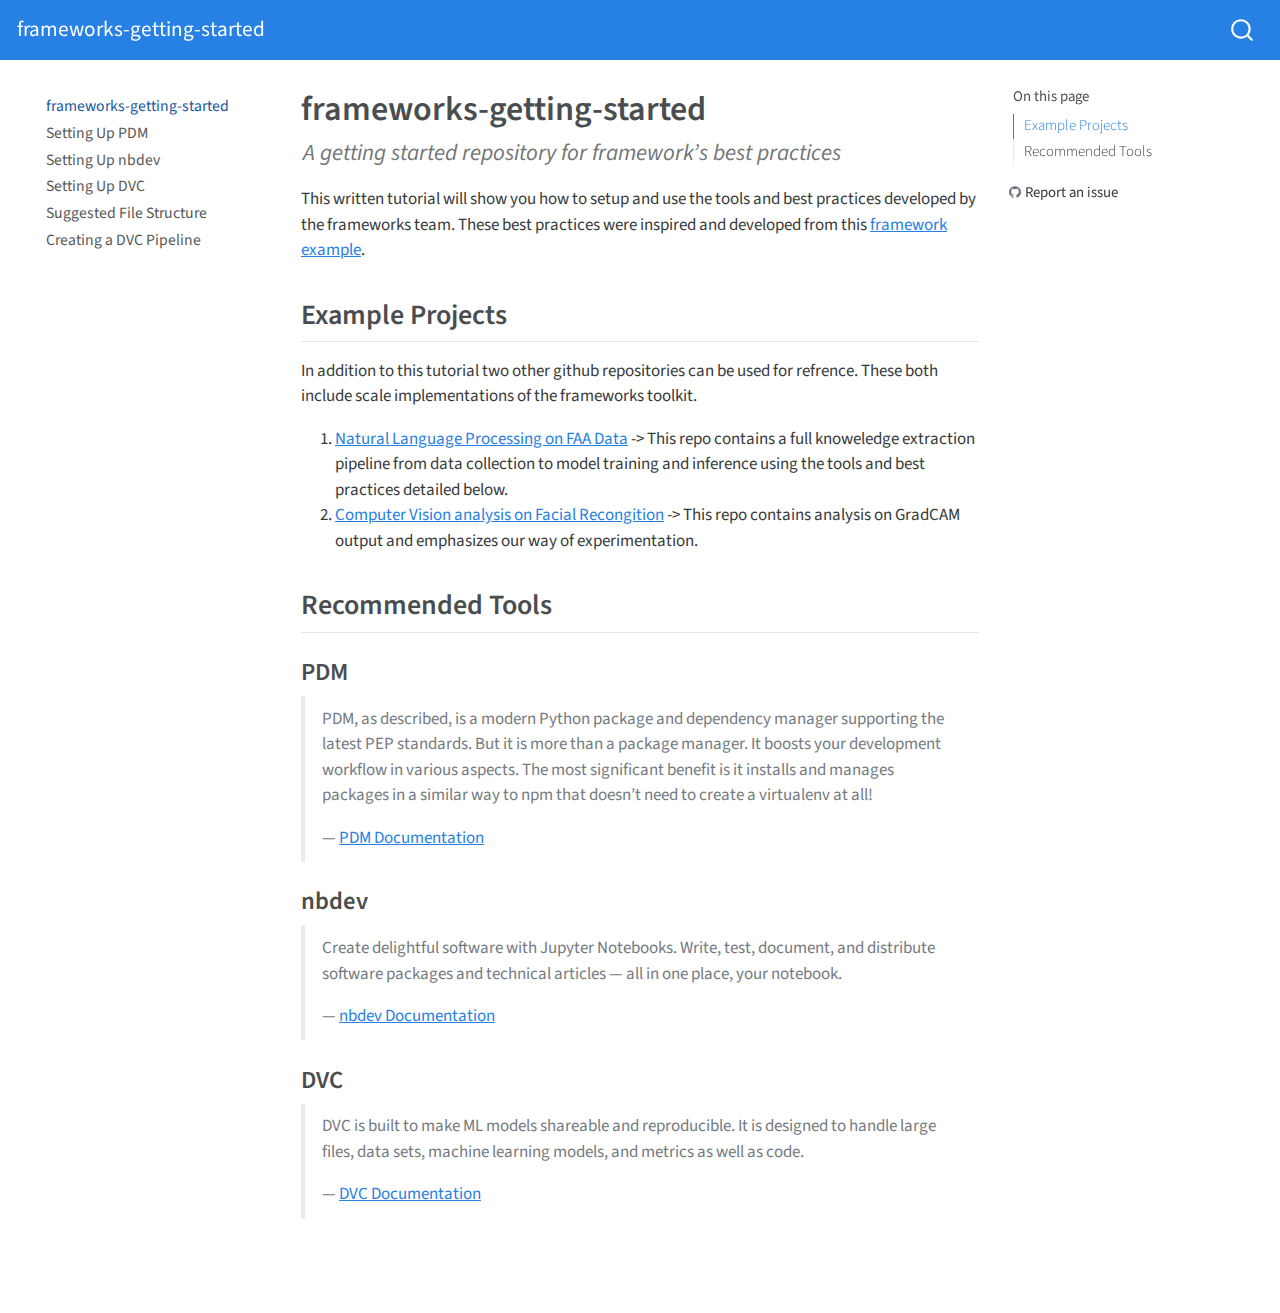
<file: index.html>
<!DOCTYPE html>
<html xmlns="http://www.w3.org/1999/xhtml" lang="en" xml:lang="en"><head>

<meta charset="utf-8">
<meta name="generator" content="quarto-1.3.450">

<meta name="viewport" content="width=device-width, initial-scale=1.0, user-scalable=yes">

<meta name="description" content="A getting started repository for framework’s best practices">

<title>frameworks-getting-started</title>
<style>
code{white-space: pre-wrap;}
span.smallcaps{font-variant: small-caps;}
div.columns{display: flex; gap: min(4vw, 1.5em);}
div.column{flex: auto; overflow-x: auto;}
div.hanging-indent{margin-left: 1.5em; text-indent: -1.5em;}
ul.task-list{list-style: none;}
ul.task-list li input[type="checkbox"] {
  width: 0.8em;
  margin: 0 0.8em 0.2em -1em; /* quarto-specific, see https://github.com/quarto-dev/quarto-cli/issues/4556 */ 
  vertical-align: middle;
}
</style>


<script src="site_libs/quarto-nav/quarto-nav.js"></script>
<script src="site_libs/quarto-nav/headroom.min.js"></script>
<script src="site_libs/clipboard/clipboard.min.js"></script>
<script src="site_libs/quarto-search/autocomplete.umd.js"></script>
<script src="site_libs/quarto-search/fuse.min.js"></script>
<script src="site_libs/quarto-search/quarto-search.js"></script>
<meta name="quarto:offset" content="./">
<script src="site_libs/quarto-html/quarto.js"></script>
<script src="site_libs/quarto-html/popper.min.js"></script>
<script src="site_libs/quarto-html/tippy.umd.min.js"></script>
<script src="site_libs/quarto-html/anchor.min.js"></script>
<link href="site_libs/quarto-html/tippy.css" rel="stylesheet">
<link href="site_libs/quarto-html/quarto-syntax-highlighting.css" rel="stylesheet" id="quarto-text-highlighting-styles">
<script src="site_libs/bootstrap/bootstrap.min.js"></script>
<link href="site_libs/bootstrap/bootstrap-icons.css" rel="stylesheet">
<link href="site_libs/bootstrap/bootstrap.min.css" rel="stylesheet" id="quarto-bootstrap" data-mode="light">
<script id="quarto-search-options" type="application/json">{
  "location": "navbar",
  "copy-button": false,
  "collapse-after": 3,
  "panel-placement": "end",
  "type": "overlay",
  "limit": 20,
  "language": {
    "search-no-results-text": "No results",
    "search-matching-documents-text": "matching documents",
    "search-copy-link-title": "Copy link to search",
    "search-hide-matches-text": "Hide additional matches",
    "search-more-match-text": "more match in this document",
    "search-more-matches-text": "more matches in this document",
    "search-clear-button-title": "Clear",
    "search-detached-cancel-button-title": "Cancel",
    "search-submit-button-title": "Submit",
    "search-label": "Search"
  }
}</script>


<link rel="stylesheet" href="styles.css">
<meta property="og:title" content="frameworks-getting-started">
<meta property="og:description" content="A getting started repository for framework’s best practices">
<meta property="og:site-name" content="frameworks-getting-started">
<meta name="twitter:title" content="frameworks-getting-started">
<meta name="twitter:description" content="A getting started repository for framework’s best practices">
<meta name="twitter:card" content="summary">
</head>

<body class="nav-sidebar floating nav-fixed">

<div id="quarto-search-results"></div>
  <header id="quarto-header" class="headroom fixed-top">
    <nav class="navbar navbar-expand-lg navbar-dark ">
      <div class="navbar-container container-fluid">
      <div class="navbar-brand-container">
    <a class="navbar-brand" href="./index.html">
    <span class="navbar-title">frameworks-getting-started</span>
    </a>
  </div>
        <div class="quarto-navbar-tools ms-auto">
</div>
          <div id="quarto-search" class="" title="Search"></div>
      </div> <!-- /container-fluid -->
    </nav>
  <nav class="quarto-secondary-nav">
    <div class="container-fluid d-flex">
      <button type="button" class="quarto-btn-toggle btn" data-bs-toggle="collapse" data-bs-target="#quarto-sidebar,#quarto-sidebar-glass" aria-controls="quarto-sidebar" aria-expanded="false" aria-label="Toggle sidebar navigation" onclick="if (window.quartoToggleHeadroom) { window.quartoToggleHeadroom(); }">
        <i class="bi bi-layout-text-sidebar-reverse"></i>
      </button>
      <nav class="quarto-page-breadcrumbs" aria-label="breadcrumb"><ol class="breadcrumb"><li class="breadcrumb-item"><a href="./index.html">frameworks-getting-started</a></li></ol></nav>
      <a class="flex-grow-1" role="button" data-bs-toggle="collapse" data-bs-target="#quarto-sidebar,#quarto-sidebar-glass" aria-controls="quarto-sidebar" aria-expanded="false" aria-label="Toggle sidebar navigation" onclick="if (window.quartoToggleHeadroom) { window.quartoToggleHeadroom(); }">      
      </a>
    </div>
  </nav>
</header>
<!-- content -->
<div id="quarto-content" class="quarto-container page-columns page-rows-contents page-layout-article page-navbar">
<!-- sidebar -->
  <nav id="quarto-sidebar" class="sidebar collapse collapse-horizontal sidebar-navigation floating overflow-auto">
    <div class="sidebar-menu-container"> 
    <ul class="list-unstyled mt-1">
        <li class="sidebar-item">
  <div class="sidebar-item-container"> 
  <a href="./index.html" class="sidebar-item-text sidebar-link active">
 <span class="menu-text">frameworks-getting-started</span></a>
  </div>
</li>
        <li class="sidebar-item">
  <div class="sidebar-item-container"> 
  <a href="./pdm_setup.html" class="sidebar-item-text sidebar-link">
 <span class="menu-text">Setting Up PDM</span></a>
  </div>
</li>
        <li class="sidebar-item">
  <div class="sidebar-item-container"> 
  <a href="./nbdev_setup.html" class="sidebar-item-text sidebar-link">
 <span class="menu-text">Setting Up nbdev</span></a>
  </div>
</li>
        <li class="sidebar-item">
  <div class="sidebar-item-container"> 
  <a href="./dvc_setup.html" class="sidebar-item-text sidebar-link">
 <span class="menu-text">Setting Up DVC</span></a>
  </div>
</li>
        <li class="sidebar-item">
  <div class="sidebar-item-container"> 
  <a href="./file_structure.html" class="sidebar-item-text sidebar-link">
 <span class="menu-text">Suggested File Structure</span></a>
  </div>
</li>
        <li class="sidebar-item">
  <div class="sidebar-item-container"> 
  <a href="./dvc_pipeline.html" class="sidebar-item-text sidebar-link">
 <span class="menu-text">Creating a DVC Pipeline</span></a>
  </div>
</li>
    </ul>
    </div>
</nav>
<div id="quarto-sidebar-glass" data-bs-toggle="collapse" data-bs-target="#quarto-sidebar,#quarto-sidebar-glass"></div>
<!-- margin-sidebar -->
    <div id="quarto-margin-sidebar" class="sidebar margin-sidebar">
        <nav id="TOC" role="doc-toc" class="toc-active">
    <h2 id="toc-title">On this page</h2>
   
  <ul>
  <li><a href="#example-projects" id="toc-example-projects" class="nav-link active" data-scroll-target="#example-projects">Example Projects</a></li>
  <li><a href="#recommended-tools" id="toc-recommended-tools" class="nav-link" data-scroll-target="#recommended-tools">Recommended Tools</a>
  <ul class="collapse">
  <li><a href="#pdm" id="toc-pdm" class="nav-link" data-scroll-target="#pdm">PDM</a></li>
  <li><a href="#nbdev" id="toc-nbdev" class="nav-link" data-scroll-target="#nbdev">nbdev</a></li>
  <li><a href="#dvc" id="toc-dvc" class="nav-link" data-scroll-target="#dvc">DVC</a></li>
  </ul></li>
  </ul>
<div class="toc-actions"><div><i class="bi bi-github"></i></div><div class="action-links"><p><a href="https://github.com/nd-crane/frameworks-getting-started/issues/new" class="toc-action">Report an issue</a></p></div></div></nav>
    </div>
<!-- main -->
<main class="content" id="quarto-document-content">

<header id="title-block-header" class="quarto-title-block default">
<div class="quarto-title">
<h1 class="title">frameworks-getting-started</h1>
</div>

<div>
  <div class="description">
    A getting started repository for framework’s best practices
  </div>
</div>


<div class="quarto-title-meta">

    
  
    
  </div>
  

</header>

<!-- WARNING: THIS FILE WAS AUTOGENERATED! DO NOT EDIT! -->
<p>This written tutorial will show you how to setup and use the tools and best practices developed by the frameworks team. These best practices were inspired and developed from this <a href="https://github.com/nd-crane/framework-example">framework example</a>.</p>
<section id="example-projects" class="level2">
<h2 class="anchored" data-anchor-id="example-projects">Example Projects</h2>
<p>In addition to this tutorial two other github repositories can be used for refrence. These both include scale implementations of the frameworks toolkit.</p>
<ol type="1">
<li><a href="https://github.com/nd-crane/Explain2Me-Framework-Exampled">Natural Language Processing on FAA Data</a> -&gt; This repo contains a full knoweledge extraction pipeline from data collection to model training and inference using the tools and best practices detailed below.</li>
<li><a href="https://github.com/nd-crane/Explain2Me-Framework-Example">Computer Vision analysis on Facial Recongition</a> -&gt; This repo contains analysis on GradCAM output and emphasizes our way of experimentation.</li>
</ol>
</section>
<section id="recommended-tools" class="level2">
<h2 class="anchored" data-anchor-id="recommended-tools">Recommended Tools</h2>
<section id="pdm" class="level3">
<h3 class="anchored" data-anchor-id="pdm">PDM</h3>
<blockquote class="blockquote">
<p>PDM, as described, is a modern Python package and dependency manager supporting the latest PEP standards. But it is more than a package manager. It boosts your development workflow in various aspects. The most significant benefit is it installs and manages packages in a similar way to npm that doesn’t need to create a virtualenv at all!</p>
<p>— <a href="https://pdm.fming.dev/latest/#introduction">PDM Documentation</a></p>
</blockquote>
</section>
<section id="nbdev" class="level3">
<h3 class="anchored" data-anchor-id="nbdev">nbdev</h3>
<blockquote class="blockquote">
<p>Create delightful software with Jupyter Notebooks. Write, test, document, and distribute software packages and technical articles — all in one place, your notebook.</p>
<p>— <a href="https://nbdev.fast.ai/">nbdev Documentation</a></p>
</blockquote>
</section>
<section id="dvc" class="level3">
<h3 class="anchored" data-anchor-id="dvc">DVC</h3>
<blockquote class="blockquote">
<p>DVC is built to make ML models shareable and reproducible. It is designed to handle large files, data sets, machine learning models, and metrics as well as code.</p>
<p>— <a href="https://dvc.org/">DVC Documentation</a></p>
</blockquote>


</section>
</section>

</main> <!-- /main -->
<script id="quarto-html-after-body" type="application/javascript">
window.document.addEventListener("DOMContentLoaded", function (event) {
  const toggleBodyColorMode = (bsSheetEl) => {
    const mode = bsSheetEl.getAttribute("data-mode");
    const bodyEl = window.document.querySelector("body");
    if (mode === "dark") {
      bodyEl.classList.add("quarto-dark");
      bodyEl.classList.remove("quarto-light");
    } else {
      bodyEl.classList.add("quarto-light");
      bodyEl.classList.remove("quarto-dark");
    }
  }
  const toggleBodyColorPrimary = () => {
    const bsSheetEl = window.document.querySelector("link#quarto-bootstrap");
    if (bsSheetEl) {
      toggleBodyColorMode(bsSheetEl);
    }
  }
  toggleBodyColorPrimary();  
  const icon = "";
  const anchorJS = new window.AnchorJS();
  anchorJS.options = {
    placement: 'right',
    icon: icon
  };
  anchorJS.add('.anchored');
  const isCodeAnnotation = (el) => {
    for (const clz of el.classList) {
      if (clz.startsWith('code-annotation-')) {                     
        return true;
      }
    }
    return false;
  }
  const clipboard = new window.ClipboardJS('.code-copy-button', {
    text: function(trigger) {
      const codeEl = trigger.previousElementSibling.cloneNode(true);
      for (const childEl of codeEl.children) {
        if (isCodeAnnotation(childEl)) {
          childEl.remove();
        }
      }
      return codeEl.innerText;
    }
  });
  clipboard.on('success', function(e) {
    // button target
    const button = e.trigger;
    // don't keep focus
    button.blur();
    // flash "checked"
    button.classList.add('code-copy-button-checked');
    var currentTitle = button.getAttribute("title");
    button.setAttribute("title", "Copied!");
    let tooltip;
    if (window.bootstrap) {
      button.setAttribute("data-bs-toggle", "tooltip");
      button.setAttribute("data-bs-placement", "left");
      button.setAttribute("data-bs-title", "Copied!");
      tooltip = new bootstrap.Tooltip(button, 
        { trigger: "manual", 
          customClass: "code-copy-button-tooltip",
          offset: [0, -8]});
      tooltip.show();    
    }
    setTimeout(function() {
      if (tooltip) {
        tooltip.hide();
        button.removeAttribute("data-bs-title");
        button.removeAttribute("data-bs-toggle");
        button.removeAttribute("data-bs-placement");
      }
      button.setAttribute("title", currentTitle);
      button.classList.remove('code-copy-button-checked');
    }, 1000);
    // clear code selection
    e.clearSelection();
  });
  function tippyHover(el, contentFn) {
    const config = {
      allowHTML: true,
      content: contentFn,
      maxWidth: 500,
      delay: 100,
      arrow: false,
      appendTo: function(el) {
          return el.parentElement;
      },
      interactive: true,
      interactiveBorder: 10,
      theme: 'quarto',
      placement: 'bottom-start'
    };
    window.tippy(el, config); 
  }
  const noterefs = window.document.querySelectorAll('a[role="doc-noteref"]');
  for (var i=0; i<noterefs.length; i++) {
    const ref = noterefs[i];
    tippyHover(ref, function() {
      // use id or data attribute instead here
      let href = ref.getAttribute('data-footnote-href') || ref.getAttribute('href');
      try { href = new URL(href).hash; } catch {}
      const id = href.replace(/^#\/?/, "");
      const note = window.document.getElementById(id);
      return note.innerHTML;
    });
  }
      let selectedAnnoteEl;
      const selectorForAnnotation = ( cell, annotation) => {
        let cellAttr = 'data-code-cell="' + cell + '"';
        let lineAttr = 'data-code-annotation="' +  annotation + '"';
        const selector = 'span[' + cellAttr + '][' + lineAttr + ']';
        return selector;
      }
      const selectCodeLines = (annoteEl) => {
        const doc = window.document;
        const targetCell = annoteEl.getAttribute("data-target-cell");
        const targetAnnotation = annoteEl.getAttribute("data-target-annotation");
        const annoteSpan = window.document.querySelector(selectorForAnnotation(targetCell, targetAnnotation));
        const lines = annoteSpan.getAttribute("data-code-lines").split(",");
        const lineIds = lines.map((line) => {
          return targetCell + "-" + line;
        })
        let top = null;
        let height = null;
        let parent = null;
        if (lineIds.length > 0) {
            //compute the position of the single el (top and bottom and make a div)
            const el = window.document.getElementById(lineIds[0]);
            top = el.offsetTop;
            height = el.offsetHeight;
            parent = el.parentElement.parentElement;
          if (lineIds.length > 1) {
            const lastEl = window.document.getElementById(lineIds[lineIds.length - 1]);
            const bottom = lastEl.offsetTop + lastEl.offsetHeight;
            height = bottom - top;
          }
          if (top !== null && height !== null && parent !== null) {
            // cook up a div (if necessary) and position it 
            let div = window.document.getElementById("code-annotation-line-highlight");
            if (div === null) {
              div = window.document.createElement("div");
              div.setAttribute("id", "code-annotation-line-highlight");
              div.style.position = 'absolute';
              parent.appendChild(div);
            }
            div.style.top = top - 2 + "px";
            div.style.height = height + 4 + "px";
            let gutterDiv = window.document.getElementById("code-annotation-line-highlight-gutter");
            if (gutterDiv === null) {
              gutterDiv = window.document.createElement("div");
              gutterDiv.setAttribute("id", "code-annotation-line-highlight-gutter");
              gutterDiv.style.position = 'absolute';
              const codeCell = window.document.getElementById(targetCell);
              const gutter = codeCell.querySelector('.code-annotation-gutter');
              gutter.appendChild(gutterDiv);
            }
            gutterDiv.style.top = top - 2 + "px";
            gutterDiv.style.height = height + 4 + "px";
          }
          selectedAnnoteEl = annoteEl;
        }
      };
      const unselectCodeLines = () => {
        const elementsIds = ["code-annotation-line-highlight", "code-annotation-line-highlight-gutter"];
        elementsIds.forEach((elId) => {
          const div = window.document.getElementById(elId);
          if (div) {
            div.remove();
          }
        });
        selectedAnnoteEl = undefined;
      };
      // Attach click handler to the DT
      const annoteDls = window.document.querySelectorAll('dt[data-target-cell]');
      for (const annoteDlNode of annoteDls) {
        annoteDlNode.addEventListener('click', (event) => {
          const clickedEl = event.target;
          if (clickedEl !== selectedAnnoteEl) {
            unselectCodeLines();
            const activeEl = window.document.querySelector('dt[data-target-cell].code-annotation-active');
            if (activeEl) {
              activeEl.classList.remove('code-annotation-active');
            }
            selectCodeLines(clickedEl);
            clickedEl.classList.add('code-annotation-active');
          } else {
            // Unselect the line
            unselectCodeLines();
            clickedEl.classList.remove('code-annotation-active');
          }
        });
      }
  const findCites = (el) => {
    const parentEl = el.parentElement;
    if (parentEl) {
      const cites = parentEl.dataset.cites;
      if (cites) {
        return {
          el,
          cites: cites.split(' ')
        };
      } else {
        return findCites(el.parentElement)
      }
    } else {
      return undefined;
    }
  };
  var bibliorefs = window.document.querySelectorAll('a[role="doc-biblioref"]');
  for (var i=0; i<bibliorefs.length; i++) {
    const ref = bibliorefs[i];
    const citeInfo = findCites(ref);
    if (citeInfo) {
      tippyHover(citeInfo.el, function() {
        var popup = window.document.createElement('div');
        citeInfo.cites.forEach(function(cite) {
          var citeDiv = window.document.createElement('div');
          citeDiv.classList.add('hanging-indent');
          citeDiv.classList.add('csl-entry');
          var biblioDiv = window.document.getElementById('ref-' + cite);
          if (biblioDiv) {
            citeDiv.innerHTML = biblioDiv.innerHTML;
          }
          popup.appendChild(citeDiv);
        });
        return popup.innerHTML;
      });
    }
  }
});
</script>
</div> <!-- /content -->



</body></html>
</file>
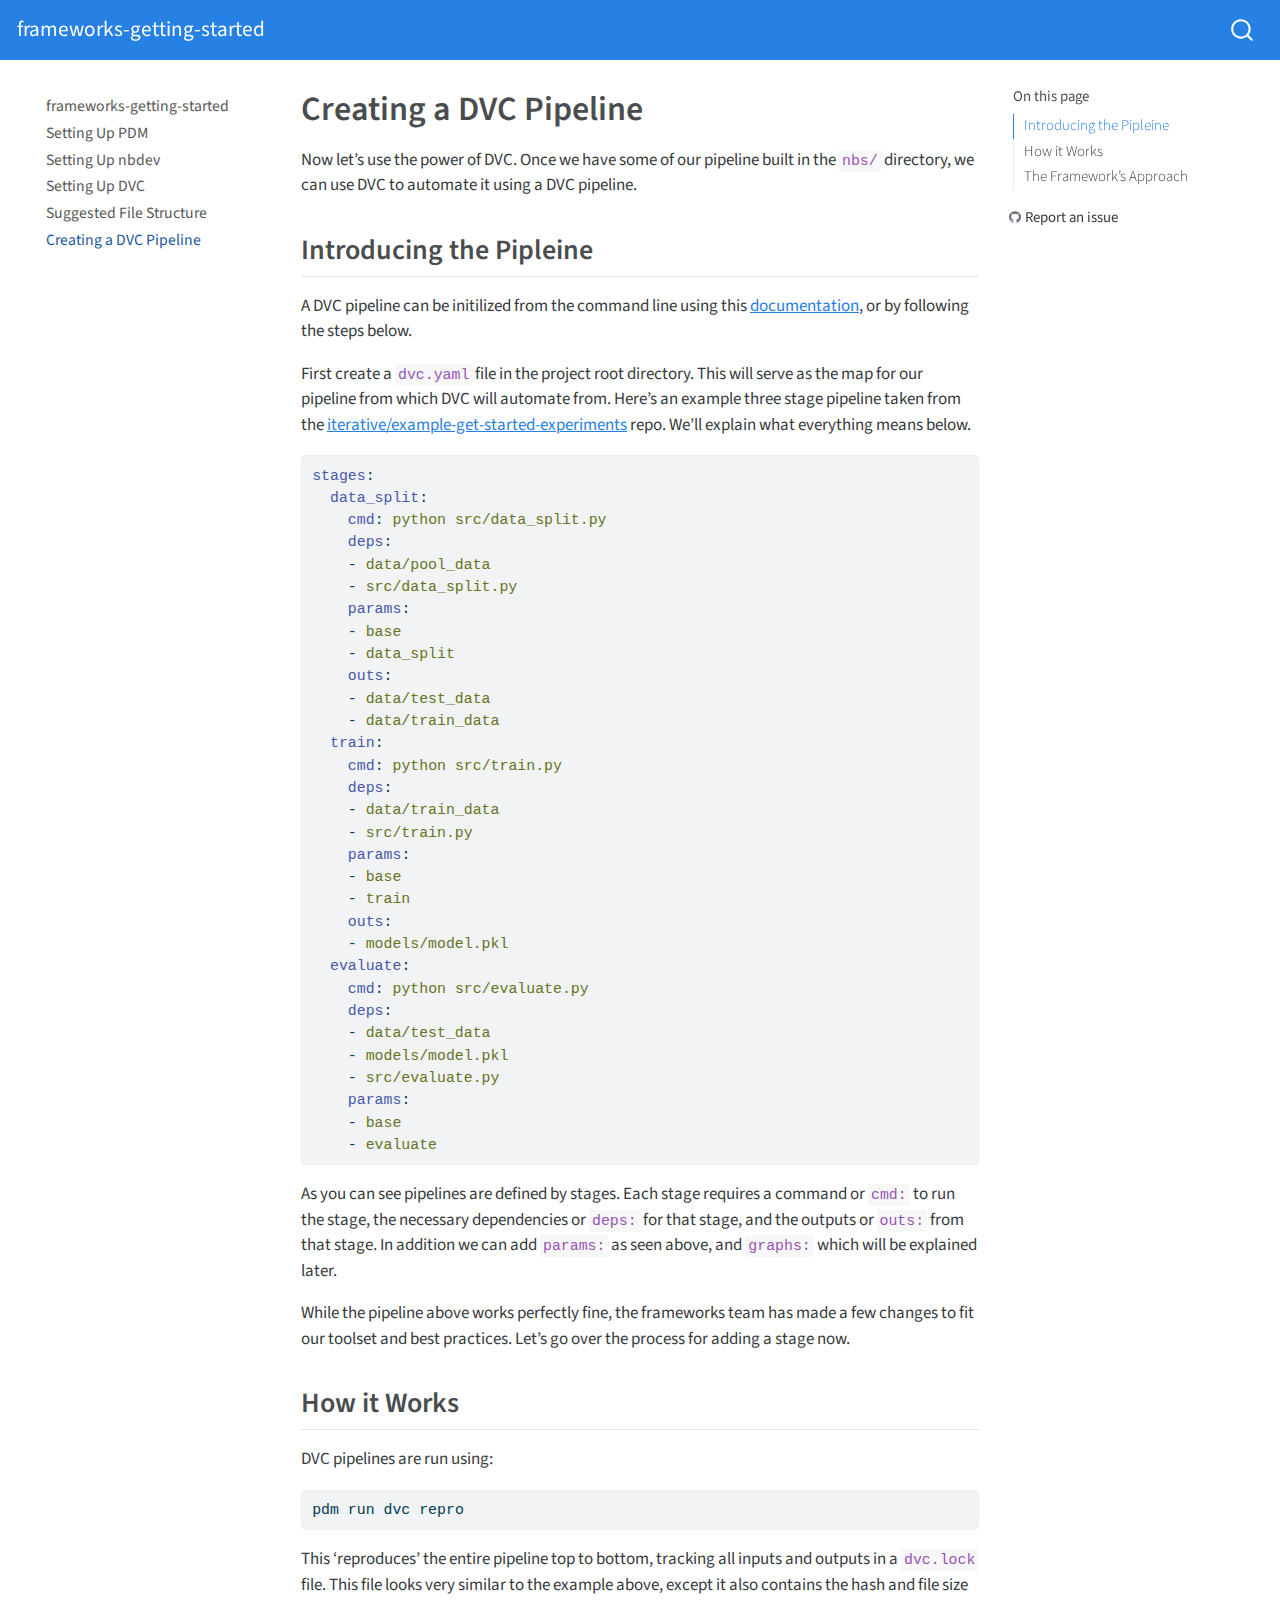
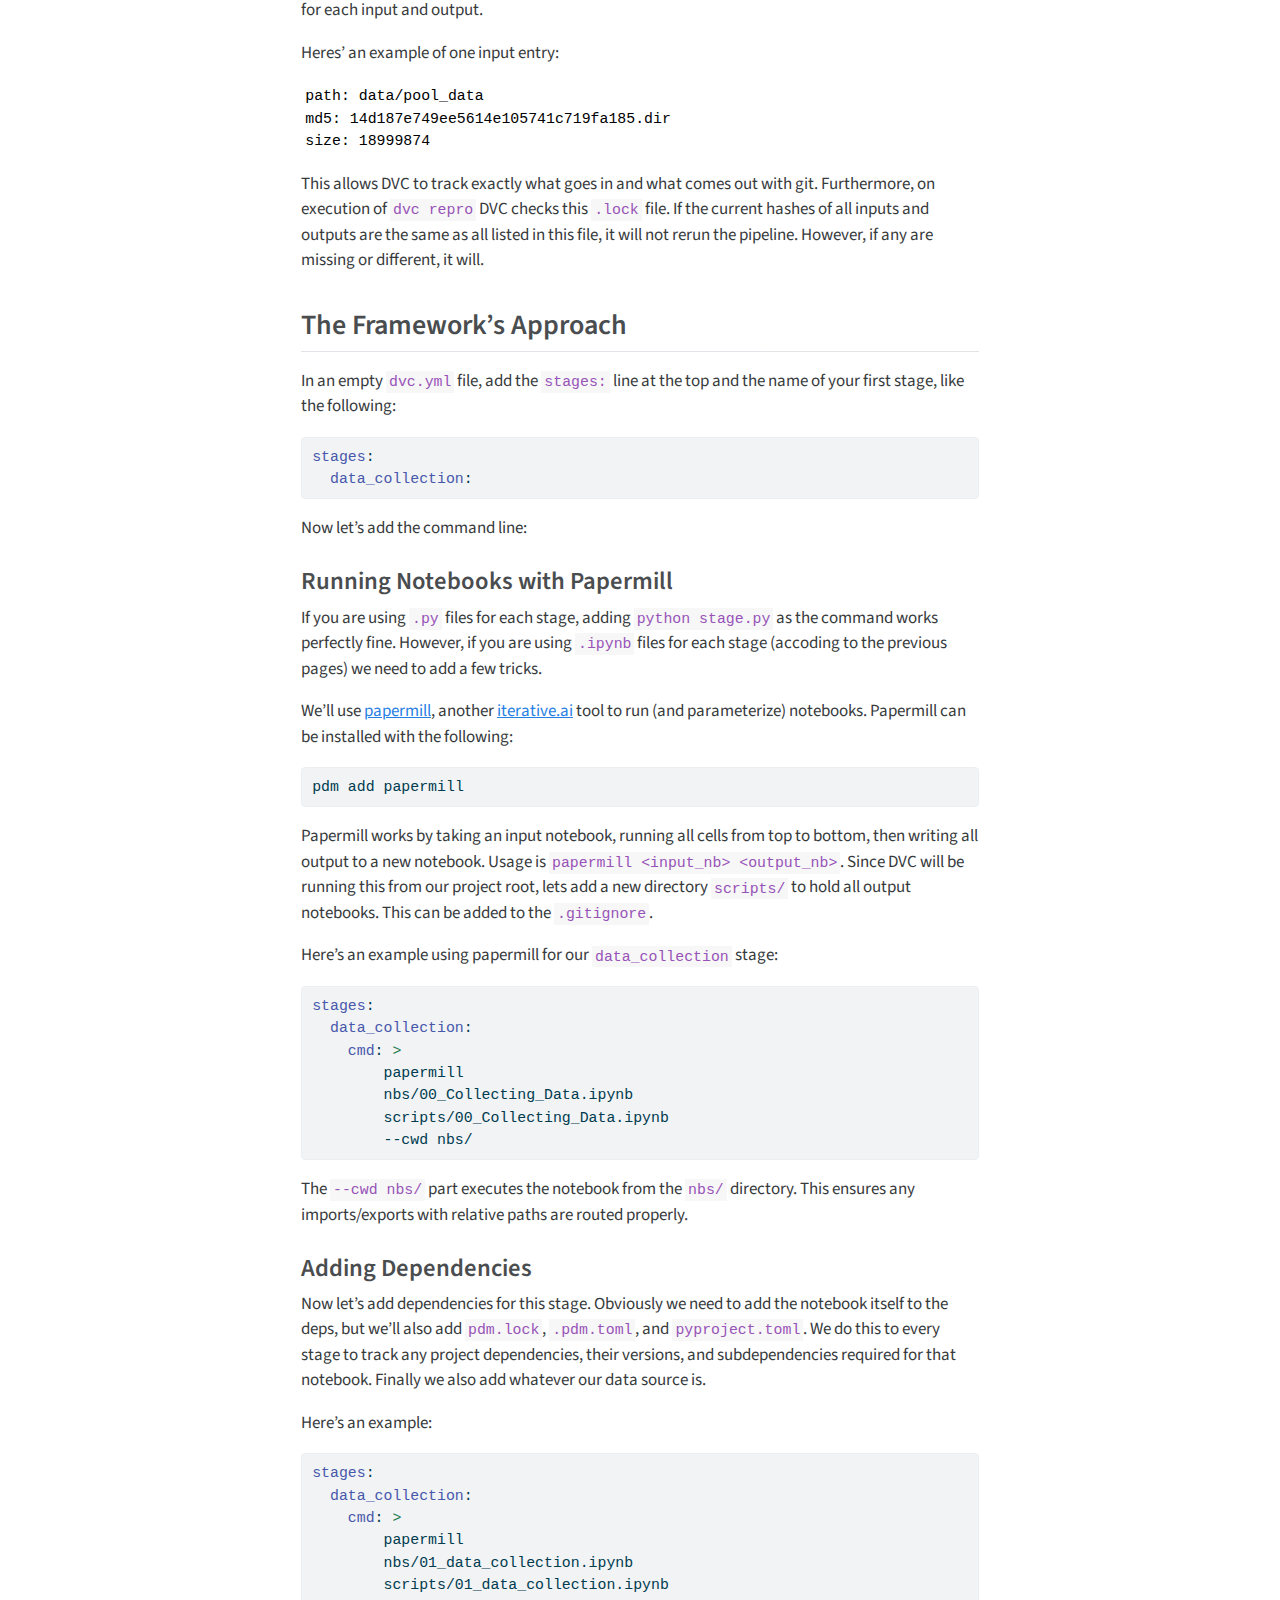
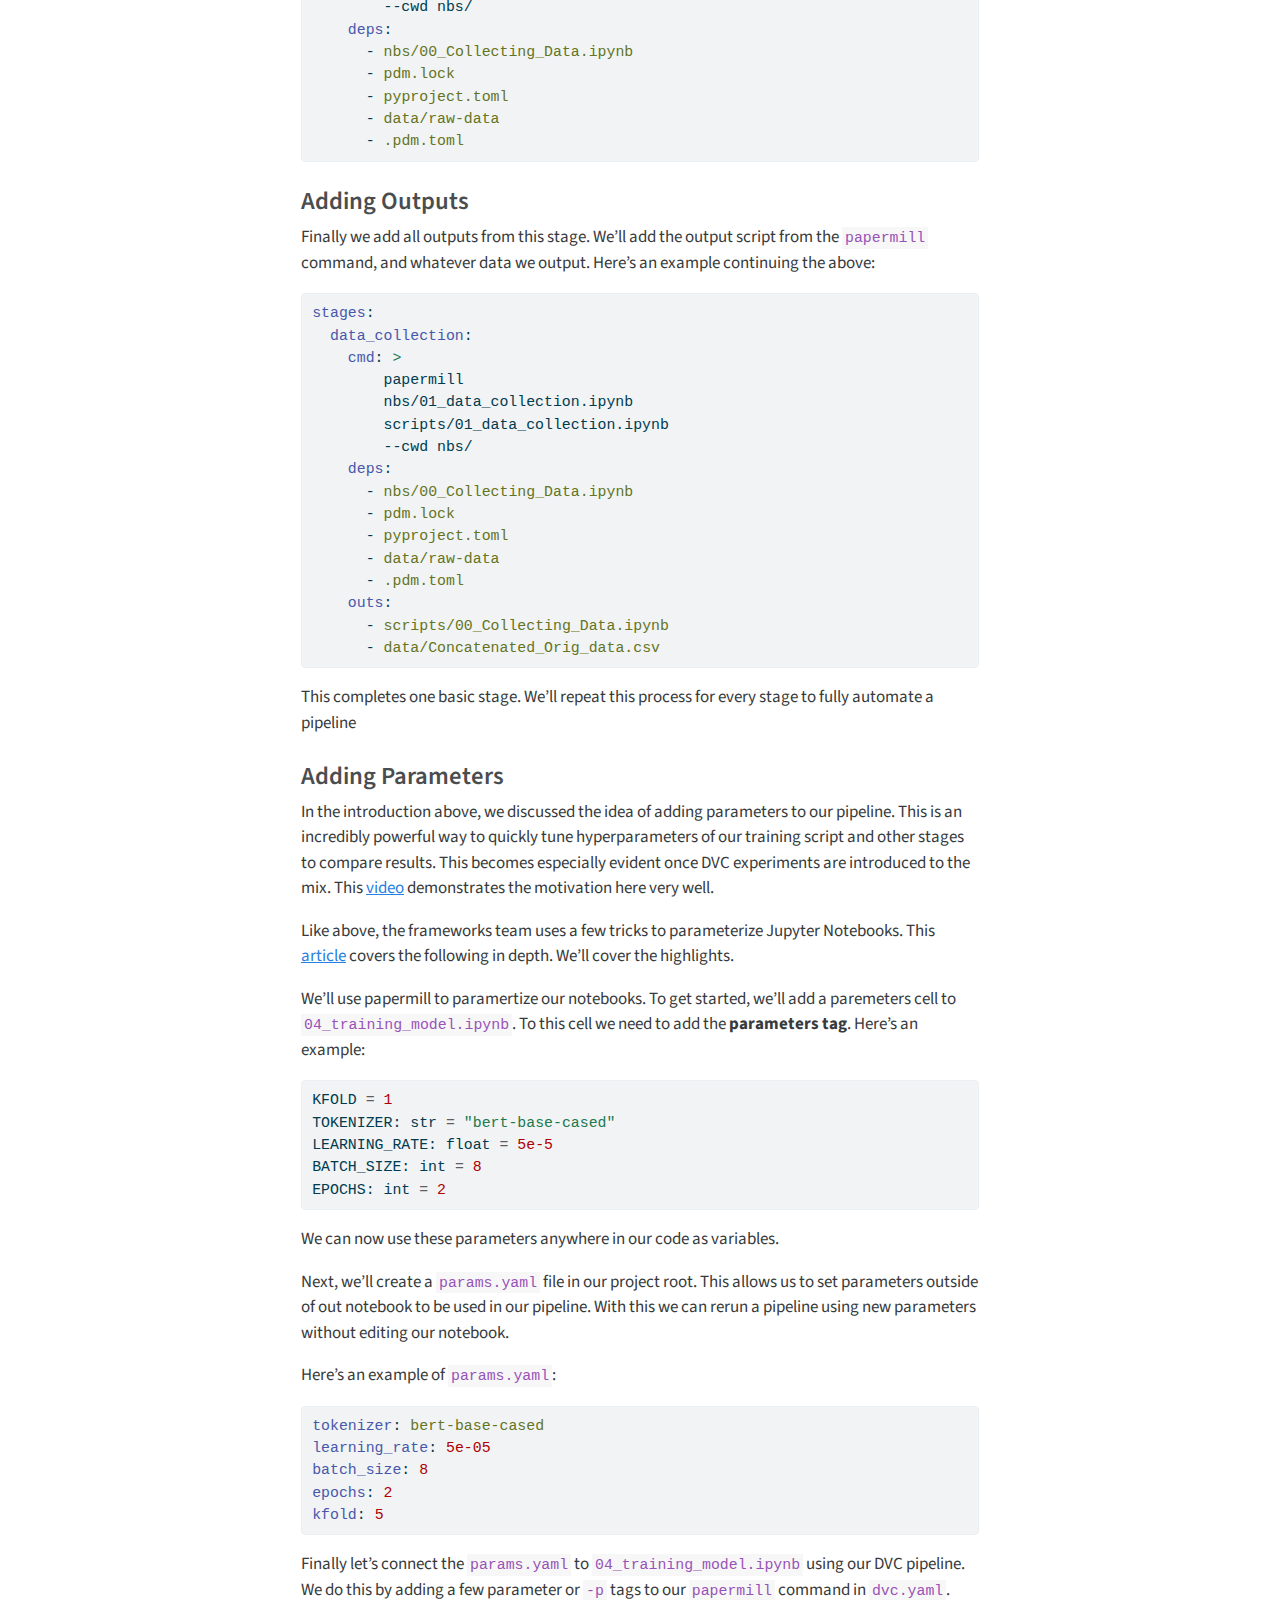
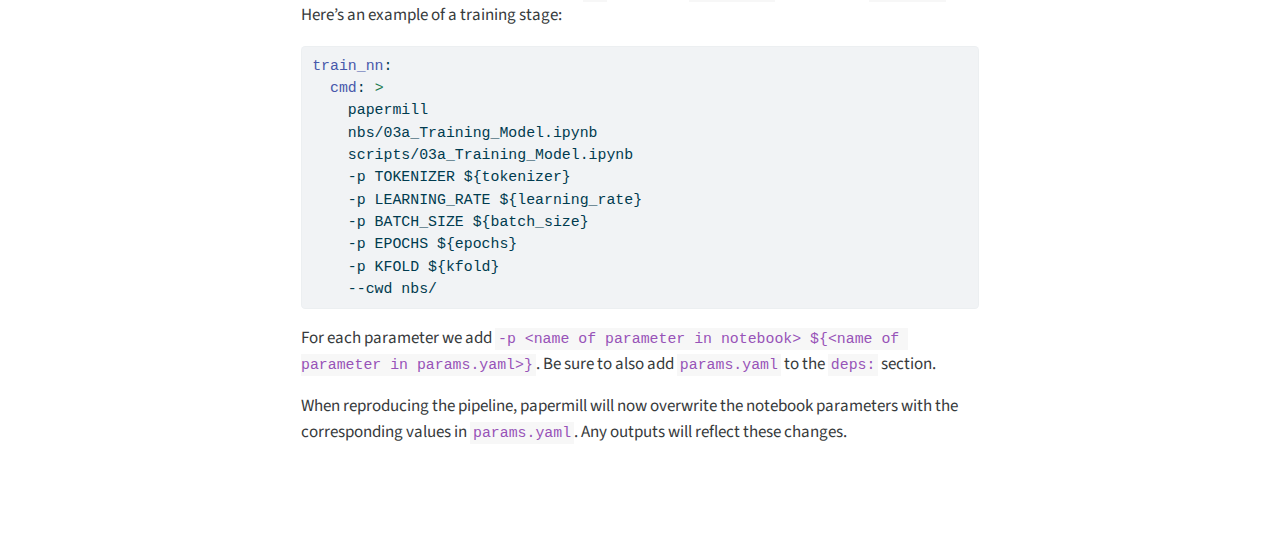
<file: dvc_pipeline.html>
<!DOCTYPE html>
<html xmlns="http://www.w3.org/1999/xhtml" lang="en" xml:lang="en"><head>

<meta charset="utf-8">
<meta name="generator" content="quarto-1.3.450">

<meta name="viewport" content="width=device-width, initial-scale=1.0, user-scalable=yes">


<title>frameworks-getting-started - Creating a DVC Pipeline</title>
<style>
code{white-space: pre-wrap;}
span.smallcaps{font-variant: small-caps;}
div.columns{display: flex; gap: min(4vw, 1.5em);}
div.column{flex: auto; overflow-x: auto;}
div.hanging-indent{margin-left: 1.5em; text-indent: -1.5em;}
ul.task-list{list-style: none;}
ul.task-list li input[type="checkbox"] {
  width: 0.8em;
  margin: 0 0.8em 0.2em -1em; /* quarto-specific, see https://github.com/quarto-dev/quarto-cli/issues/4556 */ 
  vertical-align: middle;
}
/* CSS for syntax highlighting */
pre > code.sourceCode { white-space: pre; position: relative; }
pre > code.sourceCode > span { display: inline-block; line-height: 1.25; }
pre > code.sourceCode > span:empty { height: 1.2em; }
.sourceCode { overflow: visible; }
code.sourceCode > span { color: inherit; text-decoration: inherit; }
div.sourceCode { margin: 1em 0; }
pre.sourceCode { margin: 0; }
@media screen {
div.sourceCode { overflow: auto; }
}
@media print {
pre > code.sourceCode { white-space: pre-wrap; }
pre > code.sourceCode > span { text-indent: -5em; padding-left: 5em; }
}
pre.numberSource code
  { counter-reset: source-line 0; }
pre.numberSource code > span
  { position: relative; left: -4em; counter-increment: source-line; }
pre.numberSource code > span > a:first-child::before
  { content: counter(source-line);
    position: relative; left: -1em; text-align: right; vertical-align: baseline;
    border: none; display: inline-block;
    -webkit-touch-callout: none; -webkit-user-select: none;
    -khtml-user-select: none; -moz-user-select: none;
    -ms-user-select: none; user-select: none;
    padding: 0 4px; width: 4em;
  }
pre.numberSource { margin-left: 3em;  padding-left: 4px; }
div.sourceCode
  {   }
@media screen {
pre > code.sourceCode > span > a:first-child::before { text-decoration: underline; }
}
</style>


<script src="site_libs/quarto-nav/quarto-nav.js"></script>
<script src="site_libs/quarto-nav/headroom.min.js"></script>
<script src="site_libs/clipboard/clipboard.min.js"></script>
<script src="site_libs/quarto-search/autocomplete.umd.js"></script>
<script src="site_libs/quarto-search/fuse.min.js"></script>
<script src="site_libs/quarto-search/quarto-search.js"></script>
<meta name="quarto:offset" content="./">
<script src="site_libs/quarto-html/quarto.js"></script>
<script src="site_libs/quarto-html/popper.min.js"></script>
<script src="site_libs/quarto-html/tippy.umd.min.js"></script>
<script src="site_libs/quarto-html/anchor.min.js"></script>
<link href="site_libs/quarto-html/tippy.css" rel="stylesheet">
<link href="site_libs/quarto-html/quarto-syntax-highlighting.css" rel="stylesheet" id="quarto-text-highlighting-styles">
<script src="site_libs/bootstrap/bootstrap.min.js"></script>
<link href="site_libs/bootstrap/bootstrap-icons.css" rel="stylesheet">
<link href="site_libs/bootstrap/bootstrap.min.css" rel="stylesheet" id="quarto-bootstrap" data-mode="light">
<script id="quarto-search-options" type="application/json">{
  "location": "navbar",
  "copy-button": false,
  "collapse-after": 3,
  "panel-placement": "end",
  "type": "overlay",
  "limit": 20,
  "language": {
    "search-no-results-text": "No results",
    "search-matching-documents-text": "matching documents",
    "search-copy-link-title": "Copy link to search",
    "search-hide-matches-text": "Hide additional matches",
    "search-more-match-text": "more match in this document",
    "search-more-matches-text": "more matches in this document",
    "search-clear-button-title": "Clear",
    "search-detached-cancel-button-title": "Cancel",
    "search-submit-button-title": "Submit",
    "search-label": "Search"
  }
}</script>


<link rel="stylesheet" href="styles.css">
<meta property="og:title" content="frameworks-getting-started - Creating a DVC Pipeline">
<meta property="og:description" content="">
<meta property="og:site-name" content="frameworks-getting-started">
<meta name="twitter:title" content="frameworks-getting-started - Creating a DVC Pipeline">
<meta name="twitter:description" content="">
<meta name="twitter:card" content="summary">
</head>

<body class="nav-sidebar floating nav-fixed">

<div id="quarto-search-results"></div>
  <header id="quarto-header" class="headroom fixed-top">
    <nav class="navbar navbar-expand-lg navbar-dark ">
      <div class="navbar-container container-fluid">
      <div class="navbar-brand-container">
    <a class="navbar-brand" href="./index.html">
    <span class="navbar-title">frameworks-getting-started</span>
    </a>
  </div>
        <div class="quarto-navbar-tools ms-auto">
</div>
          <div id="quarto-search" class="" title="Search"></div>
      </div> <!-- /container-fluid -->
    </nav>
  <nav class="quarto-secondary-nav">
    <div class="container-fluid d-flex">
      <button type="button" class="quarto-btn-toggle btn" data-bs-toggle="collapse" data-bs-target="#quarto-sidebar,#quarto-sidebar-glass" aria-controls="quarto-sidebar" aria-expanded="false" aria-label="Toggle sidebar navigation" onclick="if (window.quartoToggleHeadroom) { window.quartoToggleHeadroom(); }">
        <i class="bi bi-layout-text-sidebar-reverse"></i>
      </button>
      <nav class="quarto-page-breadcrumbs" aria-label="breadcrumb"><ol class="breadcrumb"><li class="breadcrumb-item"><a href="./dvc_pipeline.html">Creating a DVC Pipeline</a></li></ol></nav>
      <a class="flex-grow-1" role="button" data-bs-toggle="collapse" data-bs-target="#quarto-sidebar,#quarto-sidebar-glass" aria-controls="quarto-sidebar" aria-expanded="false" aria-label="Toggle sidebar navigation" onclick="if (window.quartoToggleHeadroom) { window.quartoToggleHeadroom(); }">      
      </a>
    </div>
  </nav>
</header>
<!-- content -->
<div id="quarto-content" class="quarto-container page-columns page-rows-contents page-layout-article page-navbar">
<!-- sidebar -->
  <nav id="quarto-sidebar" class="sidebar collapse collapse-horizontal sidebar-navigation floating overflow-auto">
    <div class="sidebar-menu-container"> 
    <ul class="list-unstyled mt-1">
        <li class="sidebar-item">
  <div class="sidebar-item-container"> 
  <a href="./index.html" class="sidebar-item-text sidebar-link">
 <span class="menu-text">frameworks-getting-started</span></a>
  </div>
</li>
        <li class="sidebar-item">
  <div class="sidebar-item-container"> 
  <a href="./pdm_setup.html" class="sidebar-item-text sidebar-link">
 <span class="menu-text">Setting Up PDM</span></a>
  </div>
</li>
        <li class="sidebar-item">
  <div class="sidebar-item-container"> 
  <a href="./nbdev_setup.html" class="sidebar-item-text sidebar-link">
 <span class="menu-text">Setting Up nbdev</span></a>
  </div>
</li>
        <li class="sidebar-item">
  <div class="sidebar-item-container"> 
  <a href="./dvc_setup.html" class="sidebar-item-text sidebar-link">
 <span class="menu-text">Setting Up DVC</span></a>
  </div>
</li>
        <li class="sidebar-item">
  <div class="sidebar-item-container"> 
  <a href="./file_structure.html" class="sidebar-item-text sidebar-link">
 <span class="menu-text">Suggested File Structure</span></a>
  </div>
</li>
        <li class="sidebar-item">
  <div class="sidebar-item-container"> 
  <a href="./dvc_pipeline.html" class="sidebar-item-text sidebar-link active">
 <span class="menu-text">Creating a DVC Pipeline</span></a>
  </div>
</li>
    </ul>
    </div>
</nav>
<div id="quarto-sidebar-glass" data-bs-toggle="collapse" data-bs-target="#quarto-sidebar,#quarto-sidebar-glass"></div>
<!-- margin-sidebar -->
    <div id="quarto-margin-sidebar" class="sidebar margin-sidebar">
        <nav id="TOC" role="doc-toc" class="toc-active">
    <h2 id="toc-title">On this page</h2>
   
  <ul>
  <li><a href="#introducing-the-pipleine" id="toc-introducing-the-pipleine" class="nav-link active" data-scroll-target="#introducing-the-pipleine">Introducing the Pipleine</a></li>
  <li><a href="#how-it-works" id="toc-how-it-works" class="nav-link" data-scroll-target="#how-it-works">How it Works</a></li>
  <li><a href="#the-frameworks-approach" id="toc-the-frameworks-approach" class="nav-link" data-scroll-target="#the-frameworks-approach">The Framework’s Approach</a>
  <ul class="collapse">
  <li><a href="#running-notebooks-with-papermill" id="toc-running-notebooks-with-papermill" class="nav-link" data-scroll-target="#running-notebooks-with-papermill">Running Notebooks with Papermill</a></li>
  <li><a href="#adding-dependencies" id="toc-adding-dependencies" class="nav-link" data-scroll-target="#adding-dependencies">Adding Dependencies</a></li>
  <li><a href="#adding-outputs" id="toc-adding-outputs" class="nav-link" data-scroll-target="#adding-outputs">Adding Outputs</a></li>
  <li><a href="#adding-parameters" id="toc-adding-parameters" class="nav-link" data-scroll-target="#adding-parameters">Adding Parameters</a></li>
  </ul></li>
  </ul>
<div class="toc-actions"><div><i class="bi bi-github"></i></div><div class="action-links"><p><a href="https://github.com/nd-crane/frameworks-getting-started/issues/new" class="toc-action">Report an issue</a></p></div></div></nav>
    </div>
<!-- main -->
<main class="content" id="quarto-document-content">

<header id="title-block-header" class="quarto-title-block default">
<div class="quarto-title">
<h1 class="title">Creating a DVC Pipeline</h1>
</div>



<div class="quarto-title-meta">

    
  
    
  </div>
  

</header>

<!-- WARNING: THIS FILE WAS AUTOGENERATED! DO NOT EDIT! -->
<p>Now let’s use the power of DVC. Once we have some of our pipeline built in the <code>nbs/</code> directory, we can use DVC to automate it using a DVC pipeline.</p>
<section id="introducing-the-pipleine" class="level2">
<h2 class="anchored" data-anchor-id="introducing-the-pipleine">Introducing the Pipleine</h2>
<p>A DVC pipeline can be initilized from the command line using this <a href="&quot;https://dvc.org/doc/start/data-management/data-pipelines&quot;">documentation</a>, or by following the steps below.</p>
<p>First create a <code>dvc.yaml</code> file in the project root directory. This will serve as the map for our pipeline from which DVC will automate from. Here’s an example three stage pipeline taken from the <a href="'https://github.com/iterative/example-get-started-experiments'">iterative/example-get-started-experiments</a> repo. We’ll explain what everything means below.</p>
<div class="sourceCode" id="cb1"><pre class="sourceCode yaml code-with-copy"><code class="sourceCode yaml"><span id="cb1-1"><a href="#cb1-1" aria-hidden="true" tabindex="-1"></a><span class="fu">stages</span><span class="kw">:</span></span>
<span id="cb1-2"><a href="#cb1-2" aria-hidden="true" tabindex="-1"></a><span class="at">  </span><span class="fu">data_split</span><span class="kw">:</span></span>
<span id="cb1-3"><a href="#cb1-3" aria-hidden="true" tabindex="-1"></a><span class="at">    </span><span class="fu">cmd</span><span class="kw">:</span><span class="at"> python src/data_split.py</span></span>
<span id="cb1-4"><a href="#cb1-4" aria-hidden="true" tabindex="-1"></a><span class="at">    </span><span class="fu">deps</span><span class="kw">:</span></span>
<span id="cb1-5"><a href="#cb1-5" aria-hidden="true" tabindex="-1"></a><span class="at">    </span><span class="kw">-</span><span class="at"> data/pool_data</span></span>
<span id="cb1-6"><a href="#cb1-6" aria-hidden="true" tabindex="-1"></a><span class="at">    </span><span class="kw">-</span><span class="at"> src/data_split.py</span></span>
<span id="cb1-7"><a href="#cb1-7" aria-hidden="true" tabindex="-1"></a><span class="at">    </span><span class="fu">params</span><span class="kw">:</span></span>
<span id="cb1-8"><a href="#cb1-8" aria-hidden="true" tabindex="-1"></a><span class="at">    </span><span class="kw">-</span><span class="at"> base</span></span>
<span id="cb1-9"><a href="#cb1-9" aria-hidden="true" tabindex="-1"></a><span class="at">    </span><span class="kw">-</span><span class="at"> data_split</span></span>
<span id="cb1-10"><a href="#cb1-10" aria-hidden="true" tabindex="-1"></a><span class="at">    </span><span class="fu">outs</span><span class="kw">:</span></span>
<span id="cb1-11"><a href="#cb1-11" aria-hidden="true" tabindex="-1"></a><span class="at">    </span><span class="kw">-</span><span class="at"> data/test_data</span></span>
<span id="cb1-12"><a href="#cb1-12" aria-hidden="true" tabindex="-1"></a><span class="at">    </span><span class="kw">-</span><span class="at"> data/train_data</span></span>
<span id="cb1-13"><a href="#cb1-13" aria-hidden="true" tabindex="-1"></a><span class="at">  </span><span class="fu">train</span><span class="kw">:</span></span>
<span id="cb1-14"><a href="#cb1-14" aria-hidden="true" tabindex="-1"></a><span class="at">    </span><span class="fu">cmd</span><span class="kw">:</span><span class="at"> python src/train.py</span></span>
<span id="cb1-15"><a href="#cb1-15" aria-hidden="true" tabindex="-1"></a><span class="at">    </span><span class="fu">deps</span><span class="kw">:</span></span>
<span id="cb1-16"><a href="#cb1-16" aria-hidden="true" tabindex="-1"></a><span class="at">    </span><span class="kw">-</span><span class="at"> data/train_data</span></span>
<span id="cb1-17"><a href="#cb1-17" aria-hidden="true" tabindex="-1"></a><span class="at">    </span><span class="kw">-</span><span class="at"> src/train.py</span></span>
<span id="cb1-18"><a href="#cb1-18" aria-hidden="true" tabindex="-1"></a><span class="at">    </span><span class="fu">params</span><span class="kw">:</span></span>
<span id="cb1-19"><a href="#cb1-19" aria-hidden="true" tabindex="-1"></a><span class="at">    </span><span class="kw">-</span><span class="at"> base</span></span>
<span id="cb1-20"><a href="#cb1-20" aria-hidden="true" tabindex="-1"></a><span class="at">    </span><span class="kw">-</span><span class="at"> train</span></span>
<span id="cb1-21"><a href="#cb1-21" aria-hidden="true" tabindex="-1"></a><span class="at">    </span><span class="fu">outs</span><span class="kw">:</span></span>
<span id="cb1-22"><a href="#cb1-22" aria-hidden="true" tabindex="-1"></a><span class="at">    </span><span class="kw">-</span><span class="at"> models/model.pkl</span></span>
<span id="cb1-23"><a href="#cb1-23" aria-hidden="true" tabindex="-1"></a><span class="at">  </span><span class="fu">evaluate</span><span class="kw">:</span></span>
<span id="cb1-24"><a href="#cb1-24" aria-hidden="true" tabindex="-1"></a><span class="at">    </span><span class="fu">cmd</span><span class="kw">:</span><span class="at"> python src/evaluate.py</span></span>
<span id="cb1-25"><a href="#cb1-25" aria-hidden="true" tabindex="-1"></a><span class="at">    </span><span class="fu">deps</span><span class="kw">:</span></span>
<span id="cb1-26"><a href="#cb1-26" aria-hidden="true" tabindex="-1"></a><span class="at">    </span><span class="kw">-</span><span class="at"> data/test_data</span></span>
<span id="cb1-27"><a href="#cb1-27" aria-hidden="true" tabindex="-1"></a><span class="at">    </span><span class="kw">-</span><span class="at"> models/model.pkl</span></span>
<span id="cb1-28"><a href="#cb1-28" aria-hidden="true" tabindex="-1"></a><span class="at">    </span><span class="kw">-</span><span class="at"> src/evaluate.py</span></span>
<span id="cb1-29"><a href="#cb1-29" aria-hidden="true" tabindex="-1"></a><span class="at">    </span><span class="fu">params</span><span class="kw">:</span></span>
<span id="cb1-30"><a href="#cb1-30" aria-hidden="true" tabindex="-1"></a><span class="at">    </span><span class="kw">-</span><span class="at"> base</span></span>
<span id="cb1-31"><a href="#cb1-31" aria-hidden="true" tabindex="-1"></a><span class="at">    </span><span class="kw">-</span><span class="at"> evaluate</span></span></code><button title="Copy to Clipboard" class="code-copy-button"><i class="bi"></i></button></pre></div>
<p>As you can see pipelines are defined by stages. Each stage requires a command or <code>cmd:</code> to run the stage, the necessary dependencies or <code>deps:</code> for that stage, and the outputs or <code>outs:</code> from that stage. In addition we can add <code>params:</code> as seen above, and <code>graphs:</code> which will be explained later.</p>
<p>While the pipeline above works perfectly fine, the frameworks team has made a few changes to fit our toolset and best practices. Let’s go over the process for adding a stage now.</p>
</section>
<section id="how-it-works" class="level2">
<h2 class="anchored" data-anchor-id="how-it-works">How it Works</h2>
<p>DVC pipelines are run using:</p>
<div class="sourceCode" id="cb2"><pre class="sourceCode bash code-with-copy"><code class="sourceCode bash"><span id="cb2-1"><a href="#cb2-1" aria-hidden="true" tabindex="-1"></a><span class="ex">pdm</span> run dvc repro</span></code><button title="Copy to Clipboard" class="code-copy-button"><i class="bi"></i></button></pre></div>
<p>This ‘reproduces’ the entire pipeline top to bottom, tracking all inputs and outputs in a <code>dvc.lock</code> file. This file looks very similar to the example above, except it also contains the hash and file size for each input and output.</p>
<p>Heres’ an example of one input entry:</p>
<pre class="lock"><code>path: data/pool_data
md5: 14d187e749ee5614e105741c719fa185.dir
size: 18999874</code></pre>
<p>This allows DVC to track exactly what goes in and what comes out with git. Furthermore, on execution of <code>dvc repro</code> DVC checks this <code>.lock</code> file. If the current hashes of all inputs and outputs are the same as all listed in this file, it will not rerun the pipeline. However, if any are missing or different, it will.</p>
</section>
<section id="the-frameworks-approach" class="level2">
<h2 class="anchored" data-anchor-id="the-frameworks-approach">The Framework’s Approach</h2>
<p>In an empty <code>dvc.yml</code> file, add the <code>stages:</code> line at the top and the name of your first stage, like the following:</p>
<div class="sourceCode" id="cb4"><pre class="sourceCode yaml code-with-copy"><code class="sourceCode yaml"><span id="cb4-1"><a href="#cb4-1" aria-hidden="true" tabindex="-1"></a><span class="fu">stages</span><span class="kw">:</span></span>
<span id="cb4-2"><a href="#cb4-2" aria-hidden="true" tabindex="-1"></a><span class="at">  </span><span class="fu">data_collection</span><span class="kw">:</span></span></code><button title="Copy to Clipboard" class="code-copy-button"><i class="bi"></i></button></pre></div>
<p>Now let’s add the command line:</p>
<section id="running-notebooks-with-papermill" class="level3">
<h3 class="anchored" data-anchor-id="running-notebooks-with-papermill">Running Notebooks with Papermill</h3>
<p>If you are using <code>.py</code> files for each stage, adding <code>python stage.py</code> as the command works perfectly fine. However, if you are using <code>.ipynb</code> files for each stage (accoding to the previous pages) we need to add a few tricks.</p>
<p>We’ll use <a href="https://papermill.readthedocs.io/en/latest/usage-workflow.html">papermill</a>, another <a href="https://iterative.ai/">iterative.ai</a> tool to run (and parameterize) notebooks. Papermill can be installed with the following:</p>
<div class="sourceCode" id="cb5"><pre class="sourceCode bash code-with-copy"><code class="sourceCode bash"><span id="cb5-1"><a href="#cb5-1" aria-hidden="true" tabindex="-1"></a><span class="ex">pdm</span> add papermill</span></code><button title="Copy to Clipboard" class="code-copy-button"><i class="bi"></i></button></pre></div>
<p>Papermill works by taking an input notebook, running all cells from top to bottom, then writing all output to a new notebook. Usage is <code>papermill &lt;input_nb&gt; &lt;output_nb&gt;</code>. Since DVC will be running this from our project root, lets add a new directory <code>scripts/</code> to hold all output notebooks. This can be added to the <code>.gitignore</code>.</p>
<p>Here’s an example using papermill for our <code>data_collection</code> stage:</p>
<div class="sourceCode" id="cb6"><pre class="sourceCode yaml code-with-copy"><code class="sourceCode yaml"><span id="cb6-1"><a href="#cb6-1" aria-hidden="true" tabindex="-1"></a><span class="fu">stages</span><span class="kw">:</span></span>
<span id="cb6-2"><a href="#cb6-2" aria-hidden="true" tabindex="-1"></a><span class="at">  </span><span class="fu">data_collection</span><span class="kw">:</span></span>
<span id="cb6-3"><a href="#cb6-3" aria-hidden="true" tabindex="-1"></a><span class="fu">    cmd</span><span class="kw">: </span><span class="ch">&gt;</span></span>
<span id="cb6-4"><a href="#cb6-4" aria-hidden="true" tabindex="-1"></a>        papermill</span>
<span id="cb6-5"><a href="#cb6-5" aria-hidden="true" tabindex="-1"></a>        nbs/00_Collecting_Data.ipynb</span>
<span id="cb6-6"><a href="#cb6-6" aria-hidden="true" tabindex="-1"></a>        scripts/00_Collecting_Data.ipynb</span>
<span id="cb6-7"><a href="#cb6-7" aria-hidden="true" tabindex="-1"></a>        --cwd nbs/</span></code><button title="Copy to Clipboard" class="code-copy-button"><i class="bi"></i></button></pre></div>
<p>The <code>--cwd nbs/</code> part executes the notebook from the <code>nbs/</code> directory. This ensures any imports/exports with relative paths are routed properly.</p>
</section>
<section id="adding-dependencies" class="level3">
<h3 class="anchored" data-anchor-id="adding-dependencies">Adding Dependencies</h3>
<p>Now let’s add dependencies for this stage. Obviously we need to add the notebook itself to the deps, but we’ll also add <code>pdm.lock</code>, <code>.pdm.toml</code>, and <code>pyproject.toml</code>. We do this to every stage to track any project dependencies, their versions, and subdependencies required for that notebook. Finally we also add whatever our data source is.</p>
<p>Here’s an example:</p>
<div class="sourceCode" id="cb7"><pre class="sourceCode yaml code-with-copy"><code class="sourceCode yaml"><span id="cb7-1"><a href="#cb7-1" aria-hidden="true" tabindex="-1"></a><span class="fu">stages</span><span class="kw">:</span></span>
<span id="cb7-2"><a href="#cb7-2" aria-hidden="true" tabindex="-1"></a><span class="at">  </span><span class="fu">data_collection</span><span class="kw">:</span></span>
<span id="cb7-3"><a href="#cb7-3" aria-hidden="true" tabindex="-1"></a><span class="fu">    cmd</span><span class="kw">: </span><span class="ch">&gt;</span></span>
<span id="cb7-4"><a href="#cb7-4" aria-hidden="true" tabindex="-1"></a>        papermill </span>
<span id="cb7-5"><a href="#cb7-5" aria-hidden="true" tabindex="-1"></a>        nbs/01_data_collection.ipynb </span>
<span id="cb7-6"><a href="#cb7-6" aria-hidden="true" tabindex="-1"></a>        scripts/01_data_collection.ipynb </span>
<span id="cb7-7"><a href="#cb7-7" aria-hidden="true" tabindex="-1"></a>        --cwd nbs/</span>
<span id="cb7-8"><a href="#cb7-8" aria-hidden="true" tabindex="-1"></a><span class="at">    </span><span class="fu">deps</span><span class="kw">:</span></span>
<span id="cb7-9"><a href="#cb7-9" aria-hidden="true" tabindex="-1"></a><span class="at">      </span><span class="kw">-</span><span class="at"> nbs/00_Collecting_Data.ipynb</span></span>
<span id="cb7-10"><a href="#cb7-10" aria-hidden="true" tabindex="-1"></a><span class="at">      </span><span class="kw">-</span><span class="at"> pdm.lock</span></span>
<span id="cb7-11"><a href="#cb7-11" aria-hidden="true" tabindex="-1"></a><span class="at">      </span><span class="kw">-</span><span class="at"> pyproject.toml</span></span>
<span id="cb7-12"><a href="#cb7-12" aria-hidden="true" tabindex="-1"></a><span class="at">      </span><span class="kw">-</span><span class="at"> data/raw-data</span></span>
<span id="cb7-13"><a href="#cb7-13" aria-hidden="true" tabindex="-1"></a><span class="at">      </span><span class="kw">-</span><span class="at"> .pdm.toml</span></span></code><button title="Copy to Clipboard" class="code-copy-button"><i class="bi"></i></button></pre></div>
</section>
<section id="adding-outputs" class="level3">
<h3 class="anchored" data-anchor-id="adding-outputs">Adding Outputs</h3>
<p>Finally we add all outputs from this stage. We’ll add the output script from the <code>papermill</code> command, and whatever data we output. Here’s an example continuing the above:</p>
<div class="sourceCode" id="cb8"><pre class="sourceCode yaml code-with-copy"><code class="sourceCode yaml"><span id="cb8-1"><a href="#cb8-1" aria-hidden="true" tabindex="-1"></a><span class="fu">stages</span><span class="kw">:</span></span>
<span id="cb8-2"><a href="#cb8-2" aria-hidden="true" tabindex="-1"></a><span class="at">  </span><span class="fu">data_collection</span><span class="kw">:</span></span>
<span id="cb8-3"><a href="#cb8-3" aria-hidden="true" tabindex="-1"></a><span class="fu">    cmd</span><span class="kw">: </span><span class="ch">&gt;</span></span>
<span id="cb8-4"><a href="#cb8-4" aria-hidden="true" tabindex="-1"></a>        papermill </span>
<span id="cb8-5"><a href="#cb8-5" aria-hidden="true" tabindex="-1"></a>        nbs/01_data_collection.ipynb </span>
<span id="cb8-6"><a href="#cb8-6" aria-hidden="true" tabindex="-1"></a>        scripts/01_data_collection.ipynb </span>
<span id="cb8-7"><a href="#cb8-7" aria-hidden="true" tabindex="-1"></a>        --cwd nbs/</span>
<span id="cb8-8"><a href="#cb8-8" aria-hidden="true" tabindex="-1"></a><span class="at">    </span><span class="fu">deps</span><span class="kw">:</span></span>
<span id="cb8-9"><a href="#cb8-9" aria-hidden="true" tabindex="-1"></a><span class="at">      </span><span class="kw">-</span><span class="at"> nbs/00_Collecting_Data.ipynb</span></span>
<span id="cb8-10"><a href="#cb8-10" aria-hidden="true" tabindex="-1"></a><span class="at">      </span><span class="kw">-</span><span class="at"> pdm.lock</span></span>
<span id="cb8-11"><a href="#cb8-11" aria-hidden="true" tabindex="-1"></a><span class="at">      </span><span class="kw">-</span><span class="at"> pyproject.toml</span></span>
<span id="cb8-12"><a href="#cb8-12" aria-hidden="true" tabindex="-1"></a><span class="at">      </span><span class="kw">-</span><span class="at"> data/raw-data</span></span>
<span id="cb8-13"><a href="#cb8-13" aria-hidden="true" tabindex="-1"></a><span class="at">      </span><span class="kw">-</span><span class="at"> .pdm.toml</span></span>
<span id="cb8-14"><a href="#cb8-14" aria-hidden="true" tabindex="-1"></a><span class="at">    </span><span class="fu">outs</span><span class="kw">:</span></span>
<span id="cb8-15"><a href="#cb8-15" aria-hidden="true" tabindex="-1"></a><span class="at">      </span><span class="kw">-</span><span class="at"> scripts/00_Collecting_Data.ipynb</span></span>
<span id="cb8-16"><a href="#cb8-16" aria-hidden="true" tabindex="-1"></a><span class="at">      </span><span class="kw">-</span><span class="at"> data/Concatenated_Orig_data.csv</span></span></code><button title="Copy to Clipboard" class="code-copy-button"><i class="bi"></i></button></pre></div>
<p>This completes one basic stage. We’ll repeat this process for every stage to fully automate a pipeline</p>
</section>
<section id="adding-parameters" class="level3">
<h3 class="anchored" data-anchor-id="adding-parameters">Adding Parameters</h3>
<p>In the introduction above, we discussed the idea of adding parameters to our pipeline. This is an incredibly powerful way to quickly tune hyperparameters of our training script and other stages to compare results. This becomes especially evident once DVC experiments are introduced to the mix. This <a href="https://www.youtube.com/watch?v=iduHPtBncBk">video</a> demonstrates the motivation here very well.</p>
<p>Like above, the frameworks team uses a few tricks to parameterize Jupyter Notebooks. This <a href="https://iterative.ai/blog/jupyter-notebook-dvc-pipeline/">article</a> covers the following in depth. We’ll cover the highlights.</p>
<p>We’ll use papermill to paramertize our notebooks. To get started, we’ll add a paremeters cell to <code>04_training_model.ipynb</code>. To this cell we need to add the <strong>parameters tag</strong>. Here’s an example:</p>
<div class="cell">
<div class="sourceCode cell-code" id="cb9"><pre class="sourceCode python code-with-copy"><code class="sourceCode python"><span id="cb9-1"><a href="#cb9-1" aria-hidden="true" tabindex="-1"></a>KFOLD <span class="op">=</span> <span class="dv">1</span></span>
<span id="cb9-2"><a href="#cb9-2" aria-hidden="true" tabindex="-1"></a>TOKENIZER: <span class="bu">str</span> <span class="op">=</span> <span class="st">"bert-base-cased"</span></span>
<span id="cb9-3"><a href="#cb9-3" aria-hidden="true" tabindex="-1"></a>LEARNING_RATE: <span class="bu">float</span> <span class="op">=</span> <span class="fl">5e-5</span></span>
<span id="cb9-4"><a href="#cb9-4" aria-hidden="true" tabindex="-1"></a>BATCH_SIZE: <span class="bu">int</span> <span class="op">=</span> <span class="dv">8</span></span>
<span id="cb9-5"><a href="#cb9-5" aria-hidden="true" tabindex="-1"></a>EPOCHS: <span class="bu">int</span> <span class="op">=</span> <span class="dv">2</span></span></code><button title="Copy to Clipboard" class="code-copy-button"><i class="bi"></i></button></pre></div>
</div>
<p>We can now use these parameters anywhere in our code as variables.</p>
<p>Next, we’ll create a <code>params.yaml</code> file in our project root. This allows us to set parameters outside of out notebook to be used in our pipeline. With this we can rerun a pipeline using new parameters without editing our notebook.</p>
<p>Here’s an example of <code>params.yaml</code>:</p>
<div class="sourceCode" id="cb10"><pre class="sourceCode yaml code-with-copy"><code class="sourceCode yaml"><span id="cb10-1"><a href="#cb10-1" aria-hidden="true" tabindex="-1"></a><span class="fu">tokenizer</span><span class="kw">:</span><span class="at"> bert-base-cased</span></span>
<span id="cb10-2"><a href="#cb10-2" aria-hidden="true" tabindex="-1"></a><span class="fu">learning_rate</span><span class="kw">:</span><span class="at"> </span><span class="fl">5e-05</span></span>
<span id="cb10-3"><a href="#cb10-3" aria-hidden="true" tabindex="-1"></a><span class="fu">batch_size</span><span class="kw">:</span><span class="at"> </span><span class="dv">8</span></span>
<span id="cb10-4"><a href="#cb10-4" aria-hidden="true" tabindex="-1"></a><span class="fu">epochs</span><span class="kw">:</span><span class="at"> </span><span class="dv">2</span></span>
<span id="cb10-5"><a href="#cb10-5" aria-hidden="true" tabindex="-1"></a><span class="fu">kfold</span><span class="kw">:</span><span class="at"> </span><span class="dv">5</span></span></code><button title="Copy to Clipboard" class="code-copy-button"><i class="bi"></i></button></pre></div>
<p>Finally let’s connect the <code>params.yaml</code> to <code>04_training_model.ipynb</code> using our DVC pipeline. We do this by adding a few parameter or <code>-p</code> tags to our <code>papermill</code> command in <code>dvc.yaml</code>. Here’s an example of a training stage:</p>
<div class="sourceCode" id="cb11"><pre class="sourceCode yaml code-with-copy"><code class="sourceCode yaml"><span id="cb11-1"><a href="#cb11-1" aria-hidden="true" tabindex="-1"></a><span class="fu">train_nn</span><span class="kw">:</span></span>
<span id="cb11-2"><a href="#cb11-2" aria-hidden="true" tabindex="-1"></a><span class="fu">  cmd</span><span class="kw">: </span><span class="ch">&gt;</span></span>
<span id="cb11-3"><a href="#cb11-3" aria-hidden="true" tabindex="-1"></a>    papermill</span>
<span id="cb11-4"><a href="#cb11-4" aria-hidden="true" tabindex="-1"></a>    nbs/03a_Training_Model.ipynb</span>
<span id="cb11-5"><a href="#cb11-5" aria-hidden="true" tabindex="-1"></a>    scripts/03a_Training_Model.ipynb</span>
<span id="cb11-6"><a href="#cb11-6" aria-hidden="true" tabindex="-1"></a>    -p TOKENIZER ${tokenizer}</span>
<span id="cb11-7"><a href="#cb11-7" aria-hidden="true" tabindex="-1"></a>    -p LEARNING_RATE ${learning_rate}</span>
<span id="cb11-8"><a href="#cb11-8" aria-hidden="true" tabindex="-1"></a>    -p BATCH_SIZE ${batch_size}</span>
<span id="cb11-9"><a href="#cb11-9" aria-hidden="true" tabindex="-1"></a>    -p EPOCHS ${epochs}</span>
<span id="cb11-10"><a href="#cb11-10" aria-hidden="true" tabindex="-1"></a>    -p KFOLD ${kfold}</span>
<span id="cb11-11"><a href="#cb11-11" aria-hidden="true" tabindex="-1"></a>    --cwd nbs/</span></code><button title="Copy to Clipboard" class="code-copy-button"><i class="bi"></i></button></pre></div>
<p>For each parameter we add <code>-p &lt;name of parameter in notebook&gt; ${&lt;name of parameter in params.yaml&gt;}</code>. Be sure to also add <code>params.yaml</code> to the <code>deps:</code> section.</p>
<p>When reproducing the pipeline, papermill will now overwrite the notebook parameters with the corresponding values in <code>params.yaml</code>. Any outputs will reflect these changes.</p>


</section>
</section>

</main> <!-- /main -->
<script id="quarto-html-after-body" type="application/javascript">
window.document.addEventListener("DOMContentLoaded", function (event) {
  const toggleBodyColorMode = (bsSheetEl) => {
    const mode = bsSheetEl.getAttribute("data-mode");
    const bodyEl = window.document.querySelector("body");
    if (mode === "dark") {
      bodyEl.classList.add("quarto-dark");
      bodyEl.classList.remove("quarto-light");
    } else {
      bodyEl.classList.add("quarto-light");
      bodyEl.classList.remove("quarto-dark");
    }
  }
  const toggleBodyColorPrimary = () => {
    const bsSheetEl = window.document.querySelector("link#quarto-bootstrap");
    if (bsSheetEl) {
      toggleBodyColorMode(bsSheetEl);
    }
  }
  toggleBodyColorPrimary();  
  const icon = "";
  const anchorJS = new window.AnchorJS();
  anchorJS.options = {
    placement: 'right',
    icon: icon
  };
  anchorJS.add('.anchored');
  const isCodeAnnotation = (el) => {
    for (const clz of el.classList) {
      if (clz.startsWith('code-annotation-')) {                     
        return true;
      }
    }
    return false;
  }
  const clipboard = new window.ClipboardJS('.code-copy-button', {
    text: function(trigger) {
      const codeEl = trigger.previousElementSibling.cloneNode(true);
      for (const childEl of codeEl.children) {
        if (isCodeAnnotation(childEl)) {
          childEl.remove();
        }
      }
      return codeEl.innerText;
    }
  });
  clipboard.on('success', function(e) {
    // button target
    const button = e.trigger;
    // don't keep focus
    button.blur();
    // flash "checked"
    button.classList.add('code-copy-button-checked');
    var currentTitle = button.getAttribute("title");
    button.setAttribute("title", "Copied!");
    let tooltip;
    if (window.bootstrap) {
      button.setAttribute("data-bs-toggle", "tooltip");
      button.setAttribute("data-bs-placement", "left");
      button.setAttribute("data-bs-title", "Copied!");
      tooltip = new bootstrap.Tooltip(button, 
        { trigger: "manual", 
          customClass: "code-copy-button-tooltip",
          offset: [0, -8]});
      tooltip.show();    
    }
    setTimeout(function() {
      if (tooltip) {
        tooltip.hide();
        button.removeAttribute("data-bs-title");
        button.removeAttribute("data-bs-toggle");
        button.removeAttribute("data-bs-placement");
      }
      button.setAttribute("title", currentTitle);
      button.classList.remove('code-copy-button-checked');
    }, 1000);
    // clear code selection
    e.clearSelection();
  });
  function tippyHover(el, contentFn) {
    const config = {
      allowHTML: true,
      content: contentFn,
      maxWidth: 500,
      delay: 100,
      arrow: false,
      appendTo: function(el) {
          return el.parentElement;
      },
      interactive: true,
      interactiveBorder: 10,
      theme: 'quarto',
      placement: 'bottom-start'
    };
    window.tippy(el, config); 
  }
  const noterefs = window.document.querySelectorAll('a[role="doc-noteref"]');
  for (var i=0; i<noterefs.length; i++) {
    const ref = noterefs[i];
    tippyHover(ref, function() {
      // use id or data attribute instead here
      let href = ref.getAttribute('data-footnote-href') || ref.getAttribute('href');
      try { href = new URL(href).hash; } catch {}
      const id = href.replace(/^#\/?/, "");
      const note = window.document.getElementById(id);
      return note.innerHTML;
    });
  }
      let selectedAnnoteEl;
      const selectorForAnnotation = ( cell, annotation) => {
        let cellAttr = 'data-code-cell="' + cell + '"';
        let lineAttr = 'data-code-annotation="' +  annotation + '"';
        const selector = 'span[' + cellAttr + '][' + lineAttr + ']';
        return selector;
      }
      const selectCodeLines = (annoteEl) => {
        const doc = window.document;
        const targetCell = annoteEl.getAttribute("data-target-cell");
        const targetAnnotation = annoteEl.getAttribute("data-target-annotation");
        const annoteSpan = window.document.querySelector(selectorForAnnotation(targetCell, targetAnnotation));
        const lines = annoteSpan.getAttribute("data-code-lines").split(",");
        const lineIds = lines.map((line) => {
          return targetCell + "-" + line;
        })
        let top = null;
        let height = null;
        let parent = null;
        if (lineIds.length > 0) {
            //compute the position of the single el (top and bottom and make a div)
            const el = window.document.getElementById(lineIds[0]);
            top = el.offsetTop;
            height = el.offsetHeight;
            parent = el.parentElement.parentElement;
          if (lineIds.length > 1) {
            const lastEl = window.document.getElementById(lineIds[lineIds.length - 1]);
            const bottom = lastEl.offsetTop + lastEl.offsetHeight;
            height = bottom - top;
          }
          if (top !== null && height !== null && parent !== null) {
            // cook up a div (if necessary) and position it 
            let div = window.document.getElementById("code-annotation-line-highlight");
            if (div === null) {
              div = window.document.createElement("div");
              div.setAttribute("id", "code-annotation-line-highlight");
              div.style.position = 'absolute';
              parent.appendChild(div);
            }
            div.style.top = top - 2 + "px";
            div.style.height = height + 4 + "px";
            let gutterDiv = window.document.getElementById("code-annotation-line-highlight-gutter");
            if (gutterDiv === null) {
              gutterDiv = window.document.createElement("div");
              gutterDiv.setAttribute("id", "code-annotation-line-highlight-gutter");
              gutterDiv.style.position = 'absolute';
              const codeCell = window.document.getElementById(targetCell);
              const gutter = codeCell.querySelector('.code-annotation-gutter');
              gutter.appendChild(gutterDiv);
            }
            gutterDiv.style.top = top - 2 + "px";
            gutterDiv.style.height = height + 4 + "px";
          }
          selectedAnnoteEl = annoteEl;
        }
      };
      const unselectCodeLines = () => {
        const elementsIds = ["code-annotation-line-highlight", "code-annotation-line-highlight-gutter"];
        elementsIds.forEach((elId) => {
          const div = window.document.getElementById(elId);
          if (div) {
            div.remove();
          }
        });
        selectedAnnoteEl = undefined;
      };
      // Attach click handler to the DT
      const annoteDls = window.document.querySelectorAll('dt[data-target-cell]');
      for (const annoteDlNode of annoteDls) {
        annoteDlNode.addEventListener('click', (event) => {
          const clickedEl = event.target;
          if (clickedEl !== selectedAnnoteEl) {
            unselectCodeLines();
            const activeEl = window.document.querySelector('dt[data-target-cell].code-annotation-active');
            if (activeEl) {
              activeEl.classList.remove('code-annotation-active');
            }
            selectCodeLines(clickedEl);
            clickedEl.classList.add('code-annotation-active');
          } else {
            // Unselect the line
            unselectCodeLines();
            clickedEl.classList.remove('code-annotation-active');
          }
        });
      }
  const findCites = (el) => {
    const parentEl = el.parentElement;
    if (parentEl) {
      const cites = parentEl.dataset.cites;
      if (cites) {
        return {
          el,
          cites: cites.split(' ')
        };
      } else {
        return findCites(el.parentElement)
      }
    } else {
      return undefined;
    }
  };
  var bibliorefs = window.document.querySelectorAll('a[role="doc-biblioref"]');
  for (var i=0; i<bibliorefs.length; i++) {
    const ref = bibliorefs[i];
    const citeInfo = findCites(ref);
    if (citeInfo) {
      tippyHover(citeInfo.el, function() {
        var popup = window.document.createElement('div');
        citeInfo.cites.forEach(function(cite) {
          var citeDiv = window.document.createElement('div');
          citeDiv.classList.add('hanging-indent');
          citeDiv.classList.add('csl-entry');
          var biblioDiv = window.document.getElementById('ref-' + cite);
          if (biblioDiv) {
            citeDiv.innerHTML = biblioDiv.innerHTML;
          }
          popup.appendChild(citeDiv);
        });
        return popup.innerHTML;
      });
    }
  }
});
</script>
</div> <!-- /content -->



</body></html>
</file>
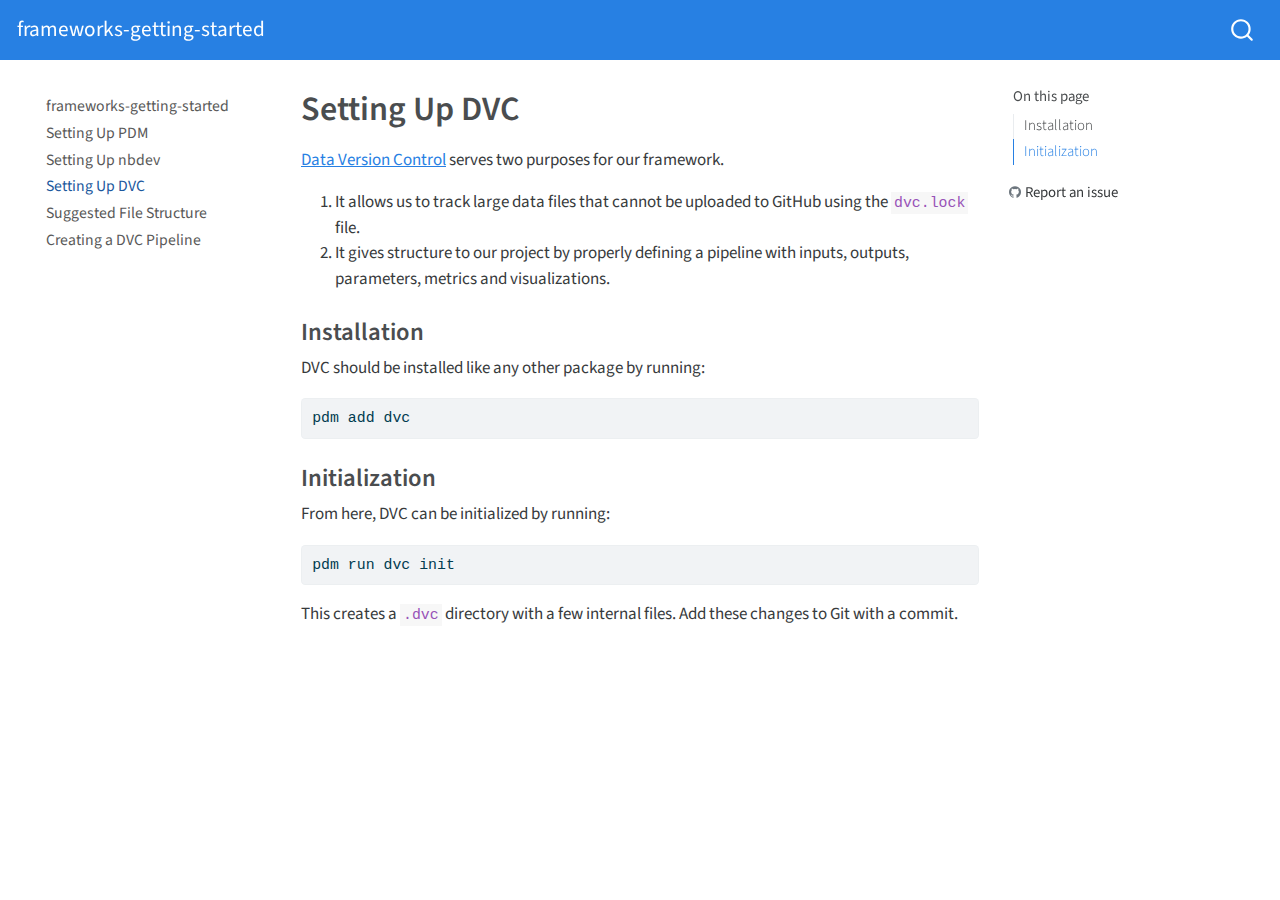
<file: dvc_setup.html>
<!DOCTYPE html>
<html xmlns="http://www.w3.org/1999/xhtml" lang="en" xml:lang="en"><head>

<meta charset="utf-8">
<meta name="generator" content="quarto-1.3.450">

<meta name="viewport" content="width=device-width, initial-scale=1.0, user-scalable=yes">


<title>frameworks-getting-started - Setting Up DVC</title>
<style>
code{white-space: pre-wrap;}
span.smallcaps{font-variant: small-caps;}
div.columns{display: flex; gap: min(4vw, 1.5em);}
div.column{flex: auto; overflow-x: auto;}
div.hanging-indent{margin-left: 1.5em; text-indent: -1.5em;}
ul.task-list{list-style: none;}
ul.task-list li input[type="checkbox"] {
  width: 0.8em;
  margin: 0 0.8em 0.2em -1em; /* quarto-specific, see https://github.com/quarto-dev/quarto-cli/issues/4556 */ 
  vertical-align: middle;
}
/* CSS for syntax highlighting */
pre > code.sourceCode { white-space: pre; position: relative; }
pre > code.sourceCode > span { display: inline-block; line-height: 1.25; }
pre > code.sourceCode > span:empty { height: 1.2em; }
.sourceCode { overflow: visible; }
code.sourceCode > span { color: inherit; text-decoration: inherit; }
div.sourceCode { margin: 1em 0; }
pre.sourceCode { margin: 0; }
@media screen {
div.sourceCode { overflow: auto; }
}
@media print {
pre > code.sourceCode { white-space: pre-wrap; }
pre > code.sourceCode > span { text-indent: -5em; padding-left: 5em; }
}
pre.numberSource code
  { counter-reset: source-line 0; }
pre.numberSource code > span
  { position: relative; left: -4em; counter-increment: source-line; }
pre.numberSource code > span > a:first-child::before
  { content: counter(source-line);
    position: relative; left: -1em; text-align: right; vertical-align: baseline;
    border: none; display: inline-block;
    -webkit-touch-callout: none; -webkit-user-select: none;
    -khtml-user-select: none; -moz-user-select: none;
    -ms-user-select: none; user-select: none;
    padding: 0 4px; width: 4em;
  }
pre.numberSource { margin-left: 3em;  padding-left: 4px; }
div.sourceCode
  {   }
@media screen {
pre > code.sourceCode > span > a:first-child::before { text-decoration: underline; }
}
</style>


<script src="site_libs/quarto-nav/quarto-nav.js"></script>
<script src="site_libs/quarto-nav/headroom.min.js"></script>
<script src="site_libs/clipboard/clipboard.min.js"></script>
<script src="site_libs/quarto-search/autocomplete.umd.js"></script>
<script src="site_libs/quarto-search/fuse.min.js"></script>
<script src="site_libs/quarto-search/quarto-search.js"></script>
<meta name="quarto:offset" content="./">
<script src="site_libs/quarto-html/quarto.js"></script>
<script src="site_libs/quarto-html/popper.min.js"></script>
<script src="site_libs/quarto-html/tippy.umd.min.js"></script>
<script src="site_libs/quarto-html/anchor.min.js"></script>
<link href="site_libs/quarto-html/tippy.css" rel="stylesheet">
<link href="site_libs/quarto-html/quarto-syntax-highlighting.css" rel="stylesheet" id="quarto-text-highlighting-styles">
<script src="site_libs/bootstrap/bootstrap.min.js"></script>
<link href="site_libs/bootstrap/bootstrap-icons.css" rel="stylesheet">
<link href="site_libs/bootstrap/bootstrap.min.css" rel="stylesheet" id="quarto-bootstrap" data-mode="light">
<script id="quarto-search-options" type="application/json">{
  "location": "navbar",
  "copy-button": false,
  "collapse-after": 3,
  "panel-placement": "end",
  "type": "overlay",
  "limit": 20,
  "language": {
    "search-no-results-text": "No results",
    "search-matching-documents-text": "matching documents",
    "search-copy-link-title": "Copy link to search",
    "search-hide-matches-text": "Hide additional matches",
    "search-more-match-text": "more match in this document",
    "search-more-matches-text": "more matches in this document",
    "search-clear-button-title": "Clear",
    "search-detached-cancel-button-title": "Cancel",
    "search-submit-button-title": "Submit",
    "search-label": "Search"
  }
}</script>


<link rel="stylesheet" href="styles.css">
<meta property="og:title" content="frameworks-getting-started - Setting Up DVC">
<meta property="og:description" content="">
<meta property="og:site-name" content="frameworks-getting-started">
<meta name="twitter:title" content="frameworks-getting-started - Setting Up DVC">
<meta name="twitter:description" content="">
<meta name="twitter:card" content="summary">
</head>

<body class="nav-sidebar floating nav-fixed">

<div id="quarto-search-results"></div>
  <header id="quarto-header" class="headroom fixed-top">
    <nav class="navbar navbar-expand-lg navbar-dark ">
      <div class="navbar-container container-fluid">
      <div class="navbar-brand-container">
    <a class="navbar-brand" href="./index.html">
    <span class="navbar-title">frameworks-getting-started</span>
    </a>
  </div>
        <div class="quarto-navbar-tools ms-auto">
</div>
          <div id="quarto-search" class="" title="Search"></div>
      </div> <!-- /container-fluid -->
    </nav>
  <nav class="quarto-secondary-nav">
    <div class="container-fluid d-flex">
      <button type="button" class="quarto-btn-toggle btn" data-bs-toggle="collapse" data-bs-target="#quarto-sidebar,#quarto-sidebar-glass" aria-controls="quarto-sidebar" aria-expanded="false" aria-label="Toggle sidebar navigation" onclick="if (window.quartoToggleHeadroom) { window.quartoToggleHeadroom(); }">
        <i class="bi bi-layout-text-sidebar-reverse"></i>
      </button>
      <nav class="quarto-page-breadcrumbs" aria-label="breadcrumb"><ol class="breadcrumb"><li class="breadcrumb-item"><a href="./dvc_setup.html">Setting Up DVC</a></li></ol></nav>
      <a class="flex-grow-1" role="button" data-bs-toggle="collapse" data-bs-target="#quarto-sidebar,#quarto-sidebar-glass" aria-controls="quarto-sidebar" aria-expanded="false" aria-label="Toggle sidebar navigation" onclick="if (window.quartoToggleHeadroom) { window.quartoToggleHeadroom(); }">      
      </a>
    </div>
  </nav>
</header>
<!-- content -->
<div id="quarto-content" class="quarto-container page-columns page-rows-contents page-layout-article page-navbar">
<!-- sidebar -->
  <nav id="quarto-sidebar" class="sidebar collapse collapse-horizontal sidebar-navigation floating overflow-auto">
    <div class="sidebar-menu-container"> 
    <ul class="list-unstyled mt-1">
        <li class="sidebar-item">
  <div class="sidebar-item-container"> 
  <a href="./index.html" class="sidebar-item-text sidebar-link">
 <span class="menu-text">frameworks-getting-started</span></a>
  </div>
</li>
        <li class="sidebar-item">
  <div class="sidebar-item-container"> 
  <a href="./pdm_setup.html" class="sidebar-item-text sidebar-link">
 <span class="menu-text">Setting Up PDM</span></a>
  </div>
</li>
        <li class="sidebar-item">
  <div class="sidebar-item-container"> 
  <a href="./nbdev_setup.html" class="sidebar-item-text sidebar-link">
 <span class="menu-text">Setting Up nbdev</span></a>
  </div>
</li>
        <li class="sidebar-item">
  <div class="sidebar-item-container"> 
  <a href="./dvc_setup.html" class="sidebar-item-text sidebar-link active">
 <span class="menu-text">Setting Up DVC</span></a>
  </div>
</li>
        <li class="sidebar-item">
  <div class="sidebar-item-container"> 
  <a href="./file_structure.html" class="sidebar-item-text sidebar-link">
 <span class="menu-text">Suggested File Structure</span></a>
  </div>
</li>
        <li class="sidebar-item">
  <div class="sidebar-item-container"> 
  <a href="./dvc_pipeline.html" class="sidebar-item-text sidebar-link">
 <span class="menu-text">Creating a DVC Pipeline</span></a>
  </div>
</li>
    </ul>
    </div>
</nav>
<div id="quarto-sidebar-glass" data-bs-toggle="collapse" data-bs-target="#quarto-sidebar,#quarto-sidebar-glass"></div>
<!-- margin-sidebar -->
    <div id="quarto-margin-sidebar" class="sidebar margin-sidebar">
        <nav id="TOC" role="doc-toc" class="toc-active">
    <h2 id="toc-title">On this page</h2>
   
  <ul>
  <li><a href="#installation" id="toc-installation" class="nav-link active" data-scroll-target="#installation">Installation</a></li>
  <li><a href="#initialization" id="toc-initialization" class="nav-link" data-scroll-target="#initialization">Initialization</a></li>
  </ul>
<div class="toc-actions"><div><i class="bi bi-github"></i></div><div class="action-links"><p><a href="https://github.com/nd-crane/frameworks-getting-started/issues/new" class="toc-action">Report an issue</a></p></div></div></nav>
    </div>
<!-- main -->
<main class="content" id="quarto-document-content">

<header id="title-block-header" class="quarto-title-block default">
<div class="quarto-title">
<h1 class="title">Setting Up DVC</h1>
</div>



<div class="quarto-title-meta">

    
  
    
  </div>
  

</header>

<!-- WARNING: THIS FILE WAS AUTOGENERATED! DO NOT EDIT! -->
<p><a href="dvc.org">Data Version Control</a> serves two purposes for our framework.</p>
<ol type="1">
<li>It allows us to track large data files that cannot be uploaded to GitHub using the <code>dvc.lock</code> file.</li>
<li>It gives structure to our project by properly defining a pipeline with inputs, outputs, parameters, metrics and visualizations.</li>
</ol>
<section id="installation" class="level3">
<h3 class="anchored" data-anchor-id="installation">Installation</h3>
<p>DVC should be installed like any other package by running:</p>
<div class="sourceCode" id="cb1"><pre class="sourceCode bash code-with-copy"><code class="sourceCode bash"><span id="cb1-1"><a href="#cb1-1" aria-hidden="true" tabindex="-1"></a><span class="ex">pdm</span> add dvc</span></code><button title="Copy to Clipboard" class="code-copy-button"><i class="bi"></i></button></pre></div>
</section>
<section id="initialization" class="level3">
<h3 class="anchored" data-anchor-id="initialization">Initialization</h3>
<p>From here, DVC can be initialized by running:</p>
<div class="sourceCode" id="cb2"><pre class="sourceCode bash code-with-copy"><code class="sourceCode bash"><span id="cb2-1"><a href="#cb2-1" aria-hidden="true" tabindex="-1"></a><span class="ex">pdm</span> run dvc init</span></code><button title="Copy to Clipboard" class="code-copy-button"><i class="bi"></i></button></pre></div>
<p>This creates a <code>.dvc</code> directory with a few internal files. Add these changes to Git with a commit.</p>


</section>

</main> <!-- /main -->
<script id="quarto-html-after-body" type="application/javascript">
window.document.addEventListener("DOMContentLoaded", function (event) {
  const toggleBodyColorMode = (bsSheetEl) => {
    const mode = bsSheetEl.getAttribute("data-mode");
    const bodyEl = window.document.querySelector("body");
    if (mode === "dark") {
      bodyEl.classList.add("quarto-dark");
      bodyEl.classList.remove("quarto-light");
    } else {
      bodyEl.classList.add("quarto-light");
      bodyEl.classList.remove("quarto-dark");
    }
  }
  const toggleBodyColorPrimary = () => {
    const bsSheetEl = window.document.querySelector("link#quarto-bootstrap");
    if (bsSheetEl) {
      toggleBodyColorMode(bsSheetEl);
    }
  }
  toggleBodyColorPrimary();  
  const icon = "";
  const anchorJS = new window.AnchorJS();
  anchorJS.options = {
    placement: 'right',
    icon: icon
  };
  anchorJS.add('.anchored');
  const isCodeAnnotation = (el) => {
    for (const clz of el.classList) {
      if (clz.startsWith('code-annotation-')) {                     
        return true;
      }
    }
    return false;
  }
  const clipboard = new window.ClipboardJS('.code-copy-button', {
    text: function(trigger) {
      const codeEl = trigger.previousElementSibling.cloneNode(true);
      for (const childEl of codeEl.children) {
        if (isCodeAnnotation(childEl)) {
          childEl.remove();
        }
      }
      return codeEl.innerText;
    }
  });
  clipboard.on('success', function(e) {
    // button target
    const button = e.trigger;
    // don't keep focus
    button.blur();
    // flash "checked"
    button.classList.add('code-copy-button-checked');
    var currentTitle = button.getAttribute("title");
    button.setAttribute("title", "Copied!");
    let tooltip;
    if (window.bootstrap) {
      button.setAttribute("data-bs-toggle", "tooltip");
      button.setAttribute("data-bs-placement", "left");
      button.setAttribute("data-bs-title", "Copied!");
      tooltip = new bootstrap.Tooltip(button, 
        { trigger: "manual", 
          customClass: "code-copy-button-tooltip",
          offset: [0, -8]});
      tooltip.show();    
    }
    setTimeout(function() {
      if (tooltip) {
        tooltip.hide();
        button.removeAttribute("data-bs-title");
        button.removeAttribute("data-bs-toggle");
        button.removeAttribute("data-bs-placement");
      }
      button.setAttribute("title", currentTitle);
      button.classList.remove('code-copy-button-checked');
    }, 1000);
    // clear code selection
    e.clearSelection();
  });
  function tippyHover(el, contentFn) {
    const config = {
      allowHTML: true,
      content: contentFn,
      maxWidth: 500,
      delay: 100,
      arrow: false,
      appendTo: function(el) {
          return el.parentElement;
      },
      interactive: true,
      interactiveBorder: 10,
      theme: 'quarto',
      placement: 'bottom-start'
    };
    window.tippy(el, config); 
  }
  const noterefs = window.document.querySelectorAll('a[role="doc-noteref"]');
  for (var i=0; i<noterefs.length; i++) {
    const ref = noterefs[i];
    tippyHover(ref, function() {
      // use id or data attribute instead here
      let href = ref.getAttribute('data-footnote-href') || ref.getAttribute('href');
      try { href = new URL(href).hash; } catch {}
      const id = href.replace(/^#\/?/, "");
      const note = window.document.getElementById(id);
      return note.innerHTML;
    });
  }
      let selectedAnnoteEl;
      const selectorForAnnotation = ( cell, annotation) => {
        let cellAttr = 'data-code-cell="' + cell + '"';
        let lineAttr = 'data-code-annotation="' +  annotation + '"';
        const selector = 'span[' + cellAttr + '][' + lineAttr + ']';
        return selector;
      }
      const selectCodeLines = (annoteEl) => {
        const doc = window.document;
        const targetCell = annoteEl.getAttribute("data-target-cell");
        const targetAnnotation = annoteEl.getAttribute("data-target-annotation");
        const annoteSpan = window.document.querySelector(selectorForAnnotation(targetCell, targetAnnotation));
        const lines = annoteSpan.getAttribute("data-code-lines").split(",");
        const lineIds = lines.map((line) => {
          return targetCell + "-" + line;
        })
        let top = null;
        let height = null;
        let parent = null;
        if (lineIds.length > 0) {
            //compute the position of the single el (top and bottom and make a div)
            const el = window.document.getElementById(lineIds[0]);
            top = el.offsetTop;
            height = el.offsetHeight;
            parent = el.parentElement.parentElement;
          if (lineIds.length > 1) {
            const lastEl = window.document.getElementById(lineIds[lineIds.length - 1]);
            const bottom = lastEl.offsetTop + lastEl.offsetHeight;
            height = bottom - top;
          }
          if (top !== null && height !== null && parent !== null) {
            // cook up a div (if necessary) and position it 
            let div = window.document.getElementById("code-annotation-line-highlight");
            if (div === null) {
              div = window.document.createElement("div");
              div.setAttribute("id", "code-annotation-line-highlight");
              div.style.position = 'absolute';
              parent.appendChild(div);
            }
            div.style.top = top - 2 + "px";
            div.style.height = height + 4 + "px";
            let gutterDiv = window.document.getElementById("code-annotation-line-highlight-gutter");
            if (gutterDiv === null) {
              gutterDiv = window.document.createElement("div");
              gutterDiv.setAttribute("id", "code-annotation-line-highlight-gutter");
              gutterDiv.style.position = 'absolute';
              const codeCell = window.document.getElementById(targetCell);
              const gutter = codeCell.querySelector('.code-annotation-gutter');
              gutter.appendChild(gutterDiv);
            }
            gutterDiv.style.top = top - 2 + "px";
            gutterDiv.style.height = height + 4 + "px";
          }
          selectedAnnoteEl = annoteEl;
        }
      };
      const unselectCodeLines = () => {
        const elementsIds = ["code-annotation-line-highlight", "code-annotation-line-highlight-gutter"];
        elementsIds.forEach((elId) => {
          const div = window.document.getElementById(elId);
          if (div) {
            div.remove();
          }
        });
        selectedAnnoteEl = undefined;
      };
      // Attach click handler to the DT
      const annoteDls = window.document.querySelectorAll('dt[data-target-cell]');
      for (const annoteDlNode of annoteDls) {
        annoteDlNode.addEventListener('click', (event) => {
          const clickedEl = event.target;
          if (clickedEl !== selectedAnnoteEl) {
            unselectCodeLines();
            const activeEl = window.document.querySelector('dt[data-target-cell].code-annotation-active');
            if (activeEl) {
              activeEl.classList.remove('code-annotation-active');
            }
            selectCodeLines(clickedEl);
            clickedEl.classList.add('code-annotation-active');
          } else {
            // Unselect the line
            unselectCodeLines();
            clickedEl.classList.remove('code-annotation-active');
          }
        });
      }
  const findCites = (el) => {
    const parentEl = el.parentElement;
    if (parentEl) {
      const cites = parentEl.dataset.cites;
      if (cites) {
        return {
          el,
          cites: cites.split(' ')
        };
      } else {
        return findCites(el.parentElement)
      }
    } else {
      return undefined;
    }
  };
  var bibliorefs = window.document.querySelectorAll('a[role="doc-biblioref"]');
  for (var i=0; i<bibliorefs.length; i++) {
    const ref = bibliorefs[i];
    const citeInfo = findCites(ref);
    if (citeInfo) {
      tippyHover(citeInfo.el, function() {
        var popup = window.document.createElement('div');
        citeInfo.cites.forEach(function(cite) {
          var citeDiv = window.document.createElement('div');
          citeDiv.classList.add('hanging-indent');
          citeDiv.classList.add('csl-entry');
          var biblioDiv = window.document.getElementById('ref-' + cite);
          if (biblioDiv) {
            citeDiv.innerHTML = biblioDiv.innerHTML;
          }
          popup.appendChild(citeDiv);
        });
        return popup.innerHTML;
      });
    }
  }
});
</script>
</div> <!-- /content -->



</body></html>
</file>
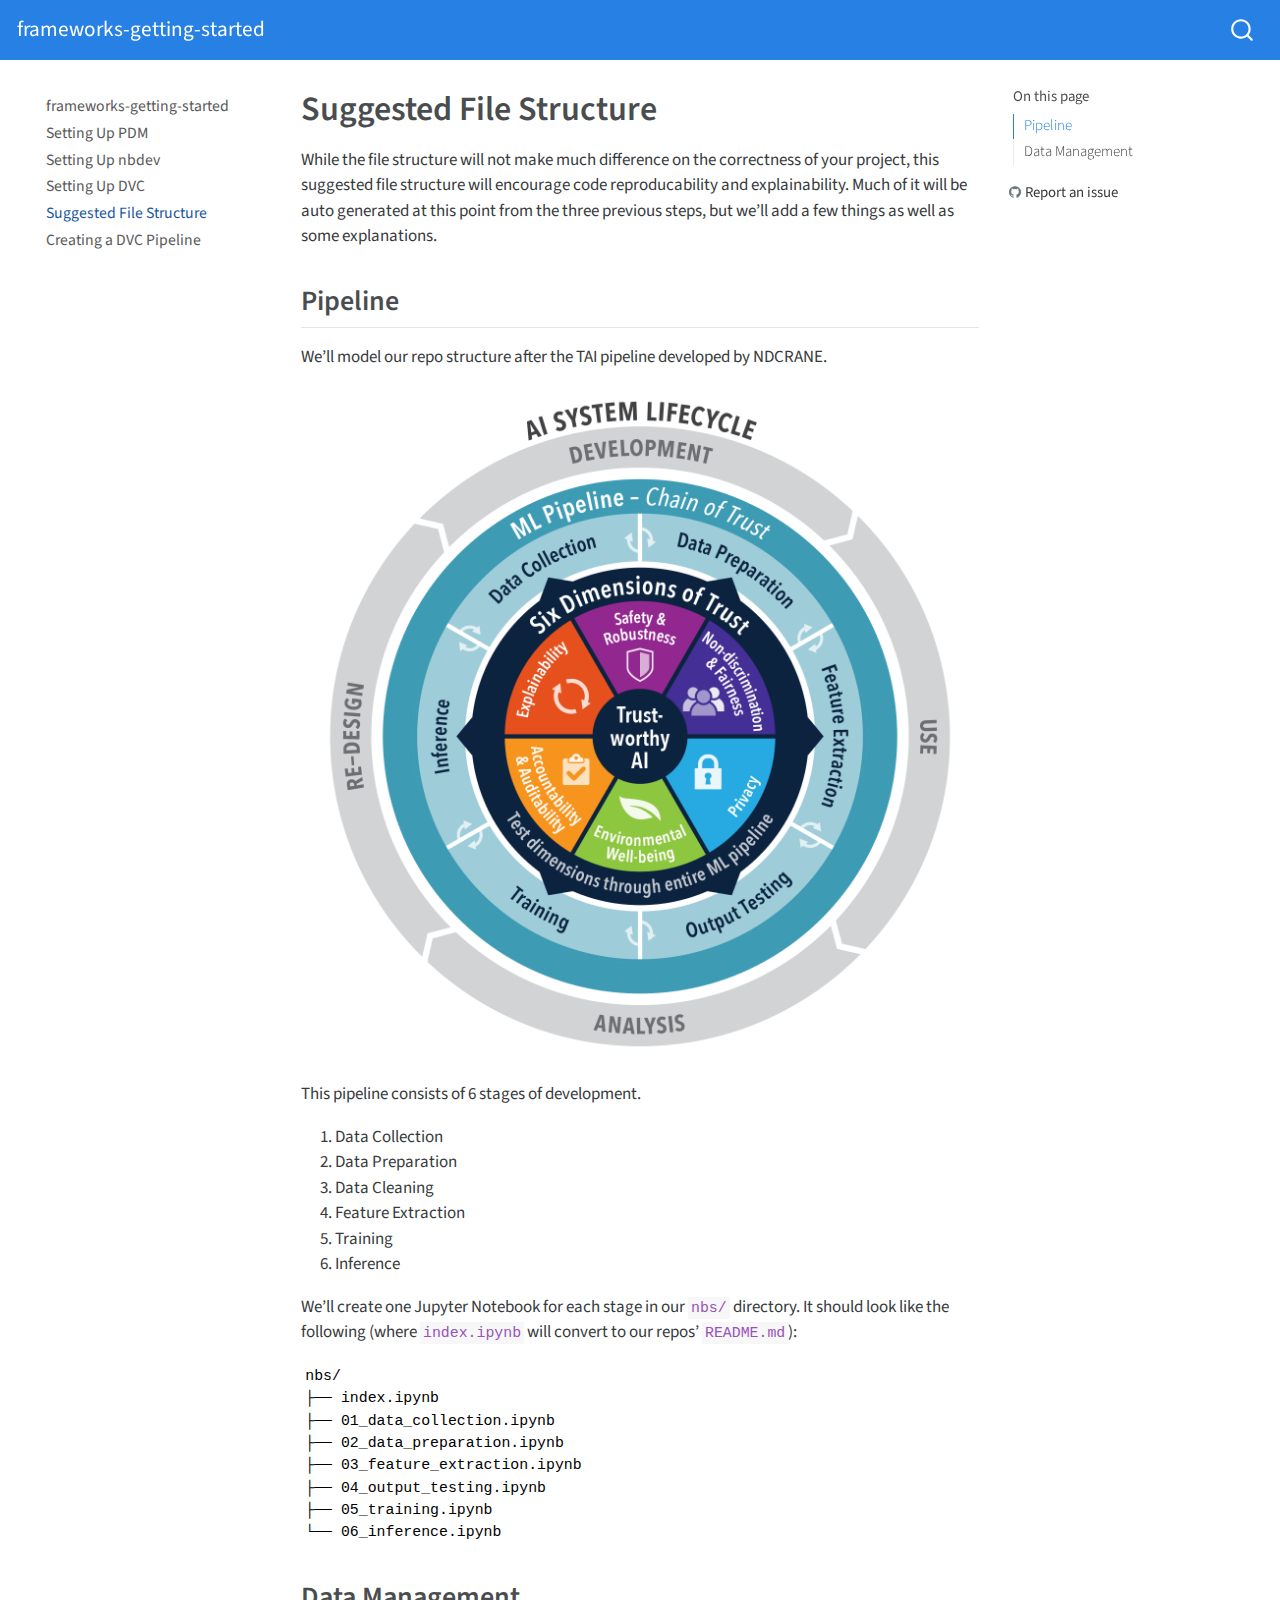
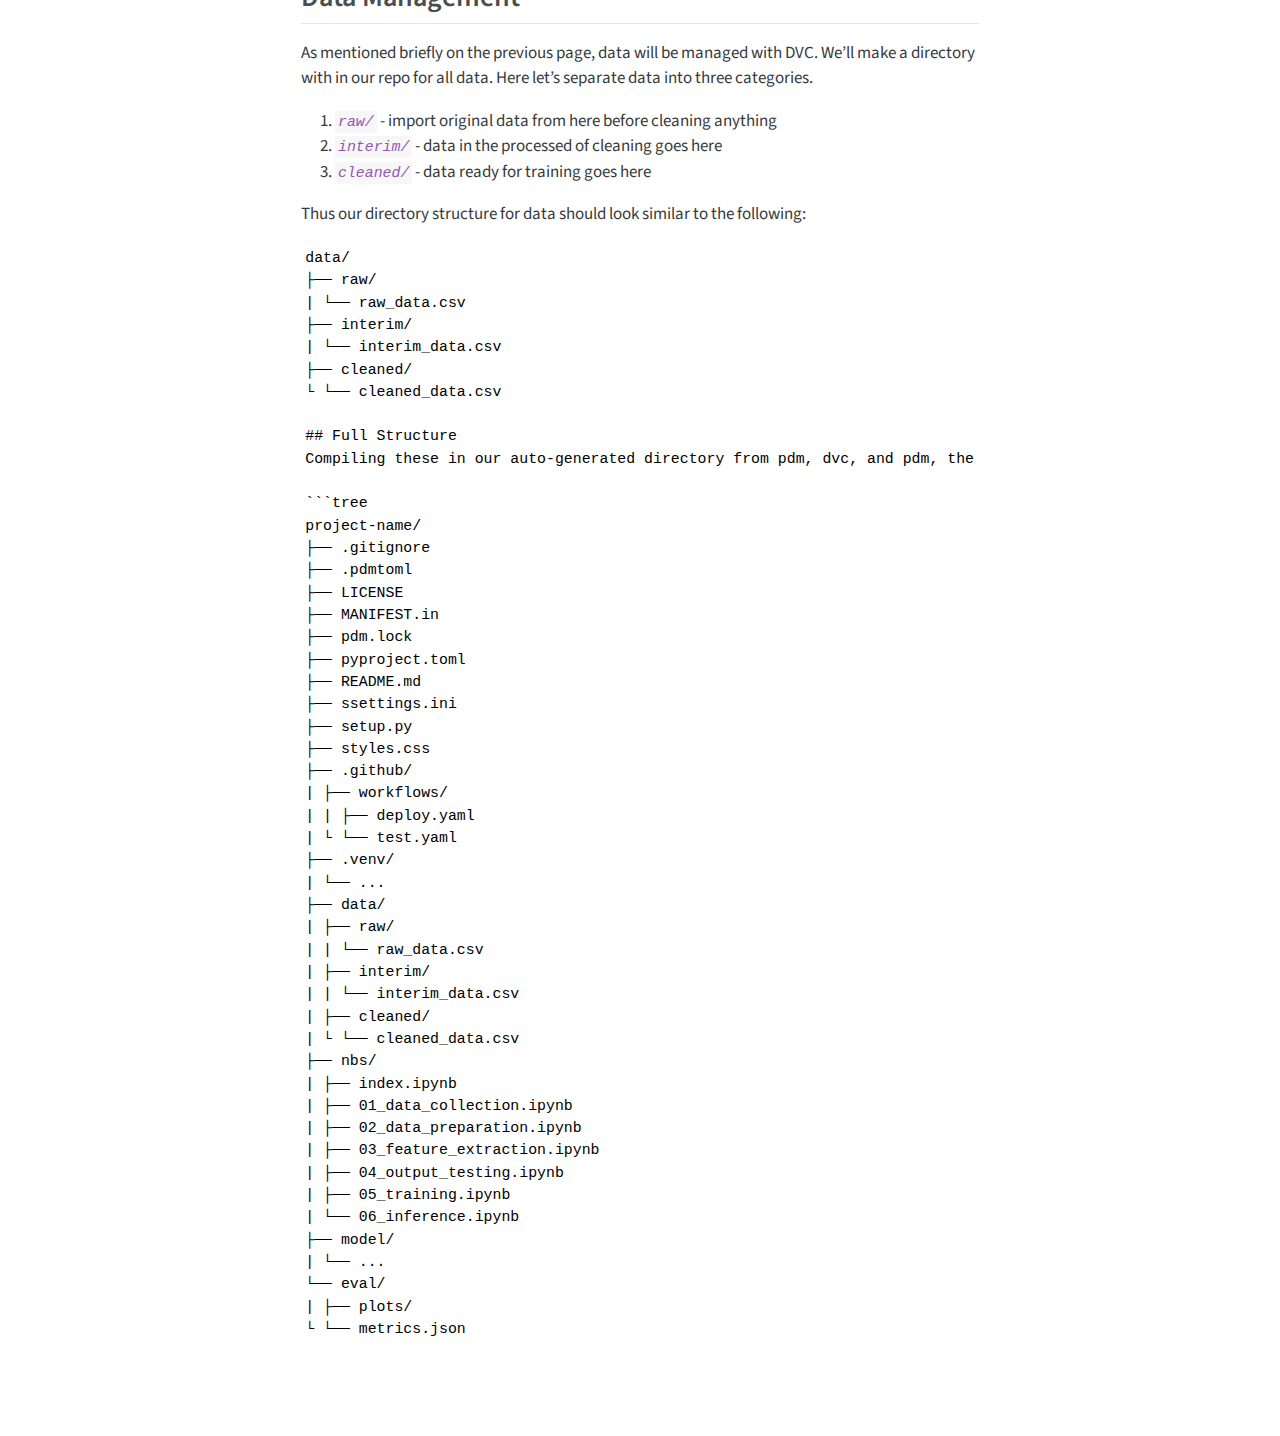
<file: file_structure.html>
<!DOCTYPE html>
<html xmlns="http://www.w3.org/1999/xhtml" lang="en" xml:lang="en"><head>

<meta charset="utf-8">
<meta name="generator" content="quarto-1.3.450">

<meta name="viewport" content="width=device-width, initial-scale=1.0, user-scalable=yes">


<title>frameworks-getting-started - Suggested File Structure</title>
<style>
code{white-space: pre-wrap;}
span.smallcaps{font-variant: small-caps;}
div.columns{display: flex; gap: min(4vw, 1.5em);}
div.column{flex: auto; overflow-x: auto;}
div.hanging-indent{margin-left: 1.5em; text-indent: -1.5em;}
ul.task-list{list-style: none;}
ul.task-list li input[type="checkbox"] {
  width: 0.8em;
  margin: 0 0.8em 0.2em -1em; /* quarto-specific, see https://github.com/quarto-dev/quarto-cli/issues/4556 */ 
  vertical-align: middle;
}
</style>


<script src="site_libs/quarto-nav/quarto-nav.js"></script>
<script src="site_libs/quarto-nav/headroom.min.js"></script>
<script src="site_libs/clipboard/clipboard.min.js"></script>
<script src="site_libs/quarto-search/autocomplete.umd.js"></script>
<script src="site_libs/quarto-search/fuse.min.js"></script>
<script src="site_libs/quarto-search/quarto-search.js"></script>
<meta name="quarto:offset" content="./">
<script src="site_libs/quarto-html/quarto.js"></script>
<script src="site_libs/quarto-html/popper.min.js"></script>
<script src="site_libs/quarto-html/tippy.umd.min.js"></script>
<script src="site_libs/quarto-html/anchor.min.js"></script>
<link href="site_libs/quarto-html/tippy.css" rel="stylesheet">
<link href="site_libs/quarto-html/quarto-syntax-highlighting.css" rel="stylesheet" id="quarto-text-highlighting-styles">
<script src="site_libs/bootstrap/bootstrap.min.js"></script>
<link href="site_libs/bootstrap/bootstrap-icons.css" rel="stylesheet">
<link href="site_libs/bootstrap/bootstrap.min.css" rel="stylesheet" id="quarto-bootstrap" data-mode="light">
<script id="quarto-search-options" type="application/json">{
  "location": "navbar",
  "copy-button": false,
  "collapse-after": 3,
  "panel-placement": "end",
  "type": "overlay",
  "limit": 20,
  "language": {
    "search-no-results-text": "No results",
    "search-matching-documents-text": "matching documents",
    "search-copy-link-title": "Copy link to search",
    "search-hide-matches-text": "Hide additional matches",
    "search-more-match-text": "more match in this document",
    "search-more-matches-text": "more matches in this document",
    "search-clear-button-title": "Clear",
    "search-detached-cancel-button-title": "Cancel",
    "search-submit-button-title": "Submit",
    "search-label": "Search"
  }
}</script>


<link rel="stylesheet" href="styles.css">
<meta property="og:title" content="frameworks-getting-started - Suggested File Structure">
<meta property="og:description" content="">
<meta property="og:image" content="https://nd-crane.github.io/frameworks-getting-started/images/graphic_concept-5.png">
<meta property="og:site-name" content="frameworks-getting-started">
<meta property="og:image:height" content="1380">
<meta property="og:image:width" content="1380">
<meta name="twitter:title" content="frameworks-getting-started - Suggested File Structure">
<meta name="twitter:description" content="">
<meta name="twitter:image" content="https://nd-crane.github.io/frameworks-getting-started/images/graphic_concept-5.png">
<meta name="twitter:image-height" content="1380">
<meta name="twitter:image-width" content="1380">
<meta name="twitter:card" content="summary_large_image">
</head>

<body class="nav-sidebar floating nav-fixed">

<div id="quarto-search-results"></div>
  <header id="quarto-header" class="headroom fixed-top">
    <nav class="navbar navbar-expand-lg navbar-dark ">
      <div class="navbar-container container-fluid">
      <div class="navbar-brand-container">
    <a class="navbar-brand" href="./index.html">
    <span class="navbar-title">frameworks-getting-started</span>
    </a>
  </div>
        <div class="quarto-navbar-tools ms-auto">
</div>
          <div id="quarto-search" class="" title="Search"></div>
      </div> <!-- /container-fluid -->
    </nav>
  <nav class="quarto-secondary-nav">
    <div class="container-fluid d-flex">
      <button type="button" class="quarto-btn-toggle btn" data-bs-toggle="collapse" data-bs-target="#quarto-sidebar,#quarto-sidebar-glass" aria-controls="quarto-sidebar" aria-expanded="false" aria-label="Toggle sidebar navigation" onclick="if (window.quartoToggleHeadroom) { window.quartoToggleHeadroom(); }">
        <i class="bi bi-layout-text-sidebar-reverse"></i>
      </button>
      <nav class="quarto-page-breadcrumbs" aria-label="breadcrumb"><ol class="breadcrumb"><li class="breadcrumb-item"><a href="./file_structure.html">Suggested File Structure</a></li></ol></nav>
      <a class="flex-grow-1" role="button" data-bs-toggle="collapse" data-bs-target="#quarto-sidebar,#quarto-sidebar-glass" aria-controls="quarto-sidebar" aria-expanded="false" aria-label="Toggle sidebar navigation" onclick="if (window.quartoToggleHeadroom) { window.quartoToggleHeadroom(); }">      
      </a>
    </div>
  </nav>
</header>
<!-- content -->
<div id="quarto-content" class="quarto-container page-columns page-rows-contents page-layout-article page-navbar">
<!-- sidebar -->
  <nav id="quarto-sidebar" class="sidebar collapse collapse-horizontal sidebar-navigation floating overflow-auto">
    <div class="sidebar-menu-container"> 
    <ul class="list-unstyled mt-1">
        <li class="sidebar-item">
  <div class="sidebar-item-container"> 
  <a href="./index.html" class="sidebar-item-text sidebar-link">
 <span class="menu-text">frameworks-getting-started</span></a>
  </div>
</li>
        <li class="sidebar-item">
  <div class="sidebar-item-container"> 
  <a href="./pdm_setup.html" class="sidebar-item-text sidebar-link">
 <span class="menu-text">Setting Up PDM</span></a>
  </div>
</li>
        <li class="sidebar-item">
  <div class="sidebar-item-container"> 
  <a href="./nbdev_setup.html" class="sidebar-item-text sidebar-link">
 <span class="menu-text">Setting Up nbdev</span></a>
  </div>
</li>
        <li class="sidebar-item">
  <div class="sidebar-item-container"> 
  <a href="./dvc_setup.html" class="sidebar-item-text sidebar-link">
 <span class="menu-text">Setting Up DVC</span></a>
  </div>
</li>
        <li class="sidebar-item">
  <div class="sidebar-item-container"> 
  <a href="./file_structure.html" class="sidebar-item-text sidebar-link active">
 <span class="menu-text">Suggested File Structure</span></a>
  </div>
</li>
        <li class="sidebar-item">
  <div class="sidebar-item-container"> 
  <a href="./dvc_pipeline.html" class="sidebar-item-text sidebar-link">
 <span class="menu-text">Creating a DVC Pipeline</span></a>
  </div>
</li>
    </ul>
    </div>
</nav>
<div id="quarto-sidebar-glass" data-bs-toggle="collapse" data-bs-target="#quarto-sidebar,#quarto-sidebar-glass"></div>
<!-- margin-sidebar -->
    <div id="quarto-margin-sidebar" class="sidebar margin-sidebar">
        <nav id="TOC" role="doc-toc" class="toc-active">
    <h2 id="toc-title">On this page</h2>
   
  <ul>
  <li><a href="#pipeline" id="toc-pipeline" class="nav-link active" data-scroll-target="#pipeline">Pipeline</a></li>
  <li><a href="#data-management" id="toc-data-management" class="nav-link" data-scroll-target="#data-management">Data Management</a></li>
  </ul>
<div class="toc-actions"><div><i class="bi bi-github"></i></div><div class="action-links"><p><a href="https://github.com/nd-crane/frameworks-getting-started/issues/new" class="toc-action">Report an issue</a></p></div></div></nav>
    </div>
<!-- main -->
<main class="content" id="quarto-document-content">

<header id="title-block-header" class="quarto-title-block default">
<div class="quarto-title">
<h1 class="title">Suggested File Structure</h1>
</div>



<div class="quarto-title-meta">

    
  
    
  </div>
  

</header>

<!-- WARNING: THIS FILE WAS AUTOGENERATED! DO NOT EDIT! -->
<p>While the file structure will not make much difference on the correctness of your project, this suggested file structure will encourage code reproducability and explainability. Much of it will be auto generated at this point from the three previous steps, but we’ll add a few things as well as some explanations.</p>
<section id="pipeline" class="level2">
<h2 class="anchored" data-anchor-id="pipeline">Pipeline</h2>
<p>We’ll model our repo structure after the TAI pipeline developed by NDCRANE.</p>
<p><img src="images/graphic_concept-5.png" class="img-fluid"></p>
<p>This pipeline consists of 6 stages of development.</p>
<ol type="1">
<li>Data Collection</li>
<li>Data Preparation</li>
<li>Data Cleaning</li>
<li>Feature Extraction</li>
<li>Training</li>
<li>Inference</li>
</ol>
<p>We’ll create one Jupyter Notebook for each stage in our <code>nbs/</code> directory. It should look like the following (where <code>index.ipynb</code> will convert to our repos’ <code>README.md</code>):</p>
<pre class="tree"><code>nbs/
├── index.ipynb
├── 01_data_collection.ipynb
├── 02_data_preparation.ipynb
├── 03_feature_extraction.ipynb
├── 04_output_testing.ipynb
├── 05_training.ipynb
└── 06_inference.ipynb</code></pre>
</section>
<section id="data-management" class="level2">
<h2 class="anchored" data-anchor-id="data-management">Data Management</h2>
<p>As mentioned briefly on the previous page, data will be managed with DVC. We’ll make a directory with in our repo for all data. Here let’s separate data into three categories.</p>
<ol type="1">
<li><em><code>raw/</code></em> - import original data from here before cleaning anything</li>
<li><em><code>interim/</code></em> - data in the processed of cleaning goes here</li>
<li><em><code>cleaned/</code></em> - data ready for training goes here</li>
</ol>
<p>Thus our directory structure for data should look similar to the following:</p>
<pre class="tree"><code>data/
├── raw/
| └── raw_data.csv
├── interim/
| └── interim_data.csv
├── cleaned/
└ └── cleaned_data.csv

## Full Structure
Compiling these in our auto-generated directory from pdm, dvc, and pdm, the repo structure should look similar to the following

```tree
project-name/
├── .gitignore
├── .pdmtoml
├── LICENSE
├── MANIFEST.in
├── pdm.lock
├── pyproject.toml
├── README.md
├── ssettings.ini
├── setup.py
├── styles.css
├── .github/
| ├── workflows/
| | ├── deploy.yaml
| └ └── test.yaml
├── .venv/
| └── ...
├── data/
| ├── raw/
| | └── raw_data.csv
| ├── interim/
| | └── interim_data.csv
| ├── cleaned/
| └ └── cleaned_data.csv
├── nbs/
| ├── index.ipynb
| ├── 01_data_collection.ipynb
| ├── 02_data_preparation.ipynb
| ├── 03_feature_extraction.ipynb
| ├── 04_output_testing.ipynb
| ├── 05_training.ipynb
| └── 06_inference.ipynb
├── model/
| └── ...
└── eval/
| ├── plots/
└ └── metrics.json
</code></pre>


</section>

</main> <!-- /main -->
<script id="quarto-html-after-body" type="application/javascript">
window.document.addEventListener("DOMContentLoaded", function (event) {
  const toggleBodyColorMode = (bsSheetEl) => {
    const mode = bsSheetEl.getAttribute("data-mode");
    const bodyEl = window.document.querySelector("body");
    if (mode === "dark") {
      bodyEl.classList.add("quarto-dark");
      bodyEl.classList.remove("quarto-light");
    } else {
      bodyEl.classList.add("quarto-light");
      bodyEl.classList.remove("quarto-dark");
    }
  }
  const toggleBodyColorPrimary = () => {
    const bsSheetEl = window.document.querySelector("link#quarto-bootstrap");
    if (bsSheetEl) {
      toggleBodyColorMode(bsSheetEl);
    }
  }
  toggleBodyColorPrimary();  
  const icon = "";
  const anchorJS = new window.AnchorJS();
  anchorJS.options = {
    placement: 'right',
    icon: icon
  };
  anchorJS.add('.anchored');
  const isCodeAnnotation = (el) => {
    for (const clz of el.classList) {
      if (clz.startsWith('code-annotation-')) {                     
        return true;
      }
    }
    return false;
  }
  const clipboard = new window.ClipboardJS('.code-copy-button', {
    text: function(trigger) {
      const codeEl = trigger.previousElementSibling.cloneNode(true);
      for (const childEl of codeEl.children) {
        if (isCodeAnnotation(childEl)) {
          childEl.remove();
        }
      }
      return codeEl.innerText;
    }
  });
  clipboard.on('success', function(e) {
    // button target
    const button = e.trigger;
    // don't keep focus
    button.blur();
    // flash "checked"
    button.classList.add('code-copy-button-checked');
    var currentTitle = button.getAttribute("title");
    button.setAttribute("title", "Copied!");
    let tooltip;
    if (window.bootstrap) {
      button.setAttribute("data-bs-toggle", "tooltip");
      button.setAttribute("data-bs-placement", "left");
      button.setAttribute("data-bs-title", "Copied!");
      tooltip = new bootstrap.Tooltip(button, 
        { trigger: "manual", 
          customClass: "code-copy-button-tooltip",
          offset: [0, -8]});
      tooltip.show();    
    }
    setTimeout(function() {
      if (tooltip) {
        tooltip.hide();
        button.removeAttribute("data-bs-title");
        button.removeAttribute("data-bs-toggle");
        button.removeAttribute("data-bs-placement");
      }
      button.setAttribute("title", currentTitle);
      button.classList.remove('code-copy-button-checked');
    }, 1000);
    // clear code selection
    e.clearSelection();
  });
  function tippyHover(el, contentFn) {
    const config = {
      allowHTML: true,
      content: contentFn,
      maxWidth: 500,
      delay: 100,
      arrow: false,
      appendTo: function(el) {
          return el.parentElement;
      },
      interactive: true,
      interactiveBorder: 10,
      theme: 'quarto',
      placement: 'bottom-start'
    };
    window.tippy(el, config); 
  }
  const noterefs = window.document.querySelectorAll('a[role="doc-noteref"]');
  for (var i=0; i<noterefs.length; i++) {
    const ref = noterefs[i];
    tippyHover(ref, function() {
      // use id or data attribute instead here
      let href = ref.getAttribute('data-footnote-href') || ref.getAttribute('href');
      try { href = new URL(href).hash; } catch {}
      const id = href.replace(/^#\/?/, "");
      const note = window.document.getElementById(id);
      return note.innerHTML;
    });
  }
      let selectedAnnoteEl;
      const selectorForAnnotation = ( cell, annotation) => {
        let cellAttr = 'data-code-cell="' + cell + '"';
        let lineAttr = 'data-code-annotation="' +  annotation + '"';
        const selector = 'span[' + cellAttr + '][' + lineAttr + ']';
        return selector;
      }
      const selectCodeLines = (annoteEl) => {
        const doc = window.document;
        const targetCell = annoteEl.getAttribute("data-target-cell");
        const targetAnnotation = annoteEl.getAttribute("data-target-annotation");
        const annoteSpan = window.document.querySelector(selectorForAnnotation(targetCell, targetAnnotation));
        const lines = annoteSpan.getAttribute("data-code-lines").split(",");
        const lineIds = lines.map((line) => {
          return targetCell + "-" + line;
        })
        let top = null;
        let height = null;
        let parent = null;
        if (lineIds.length > 0) {
            //compute the position of the single el (top and bottom and make a div)
            const el = window.document.getElementById(lineIds[0]);
            top = el.offsetTop;
            height = el.offsetHeight;
            parent = el.parentElement.parentElement;
          if (lineIds.length > 1) {
            const lastEl = window.document.getElementById(lineIds[lineIds.length - 1]);
            const bottom = lastEl.offsetTop + lastEl.offsetHeight;
            height = bottom - top;
          }
          if (top !== null && height !== null && parent !== null) {
            // cook up a div (if necessary) and position it 
            let div = window.document.getElementById("code-annotation-line-highlight");
            if (div === null) {
              div = window.document.createElement("div");
              div.setAttribute("id", "code-annotation-line-highlight");
              div.style.position = 'absolute';
              parent.appendChild(div);
            }
            div.style.top = top - 2 + "px";
            div.style.height = height + 4 + "px";
            let gutterDiv = window.document.getElementById("code-annotation-line-highlight-gutter");
            if (gutterDiv === null) {
              gutterDiv = window.document.createElement("div");
              gutterDiv.setAttribute("id", "code-annotation-line-highlight-gutter");
              gutterDiv.style.position = 'absolute';
              const codeCell = window.document.getElementById(targetCell);
              const gutter = codeCell.querySelector('.code-annotation-gutter');
              gutter.appendChild(gutterDiv);
            }
            gutterDiv.style.top = top - 2 + "px";
            gutterDiv.style.height = height + 4 + "px";
          }
          selectedAnnoteEl = annoteEl;
        }
      };
      const unselectCodeLines = () => {
        const elementsIds = ["code-annotation-line-highlight", "code-annotation-line-highlight-gutter"];
        elementsIds.forEach((elId) => {
          const div = window.document.getElementById(elId);
          if (div) {
            div.remove();
          }
        });
        selectedAnnoteEl = undefined;
      };
      // Attach click handler to the DT
      const annoteDls = window.document.querySelectorAll('dt[data-target-cell]');
      for (const annoteDlNode of annoteDls) {
        annoteDlNode.addEventListener('click', (event) => {
          const clickedEl = event.target;
          if (clickedEl !== selectedAnnoteEl) {
            unselectCodeLines();
            const activeEl = window.document.querySelector('dt[data-target-cell].code-annotation-active');
            if (activeEl) {
              activeEl.classList.remove('code-annotation-active');
            }
            selectCodeLines(clickedEl);
            clickedEl.classList.add('code-annotation-active');
          } else {
            // Unselect the line
            unselectCodeLines();
            clickedEl.classList.remove('code-annotation-active');
          }
        });
      }
  const findCites = (el) => {
    const parentEl = el.parentElement;
    if (parentEl) {
      const cites = parentEl.dataset.cites;
      if (cites) {
        return {
          el,
          cites: cites.split(' ')
        };
      } else {
        return findCites(el.parentElement)
      }
    } else {
      return undefined;
    }
  };
  var bibliorefs = window.document.querySelectorAll('a[role="doc-biblioref"]');
  for (var i=0; i<bibliorefs.length; i++) {
    const ref = bibliorefs[i];
    const citeInfo = findCites(ref);
    if (citeInfo) {
      tippyHover(citeInfo.el, function() {
        var popup = window.document.createElement('div');
        citeInfo.cites.forEach(function(cite) {
          var citeDiv = window.document.createElement('div');
          citeDiv.classList.add('hanging-indent');
          citeDiv.classList.add('csl-entry');
          var biblioDiv = window.document.getElementById('ref-' + cite);
          if (biblioDiv) {
            citeDiv.innerHTML = biblioDiv.innerHTML;
          }
          popup.appendChild(citeDiv);
        });
        return popup.innerHTML;
      });
    }
  }
});
</script>
</div> <!-- /content -->



</body></html>
</file>
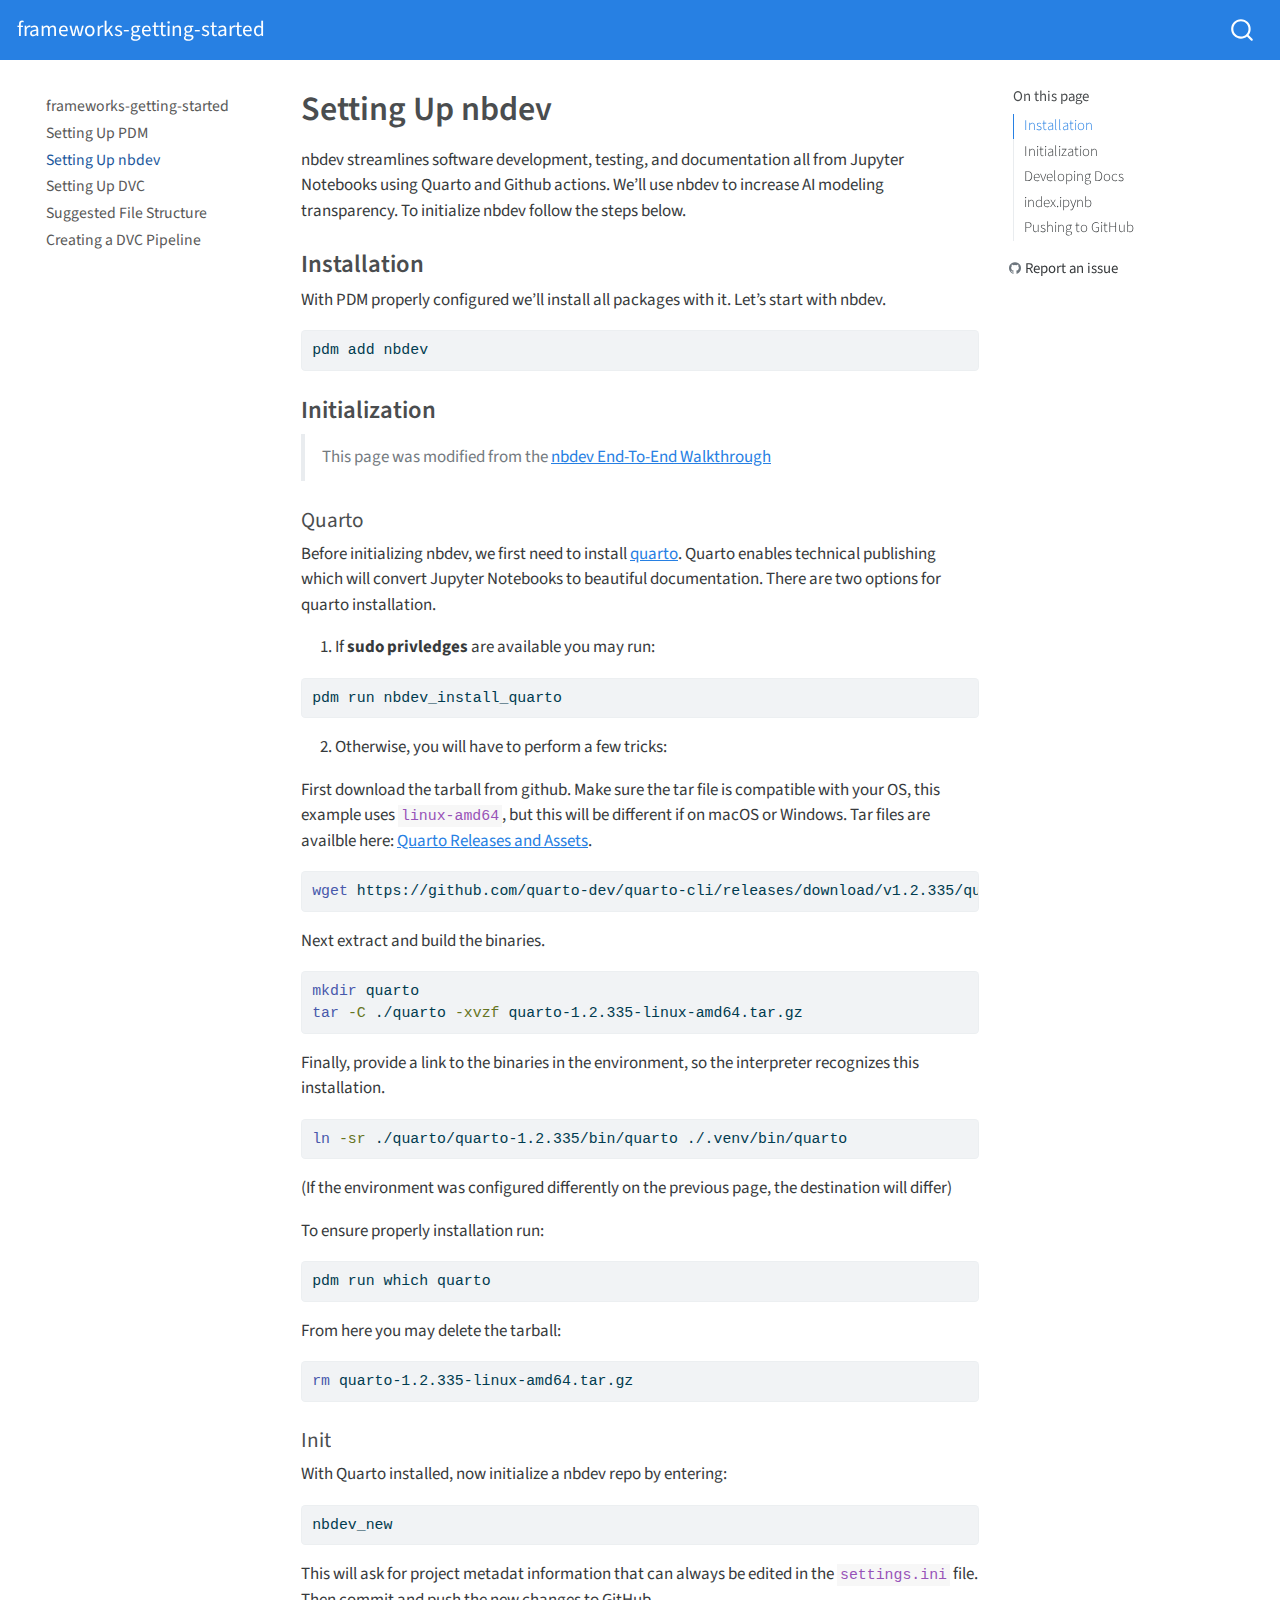
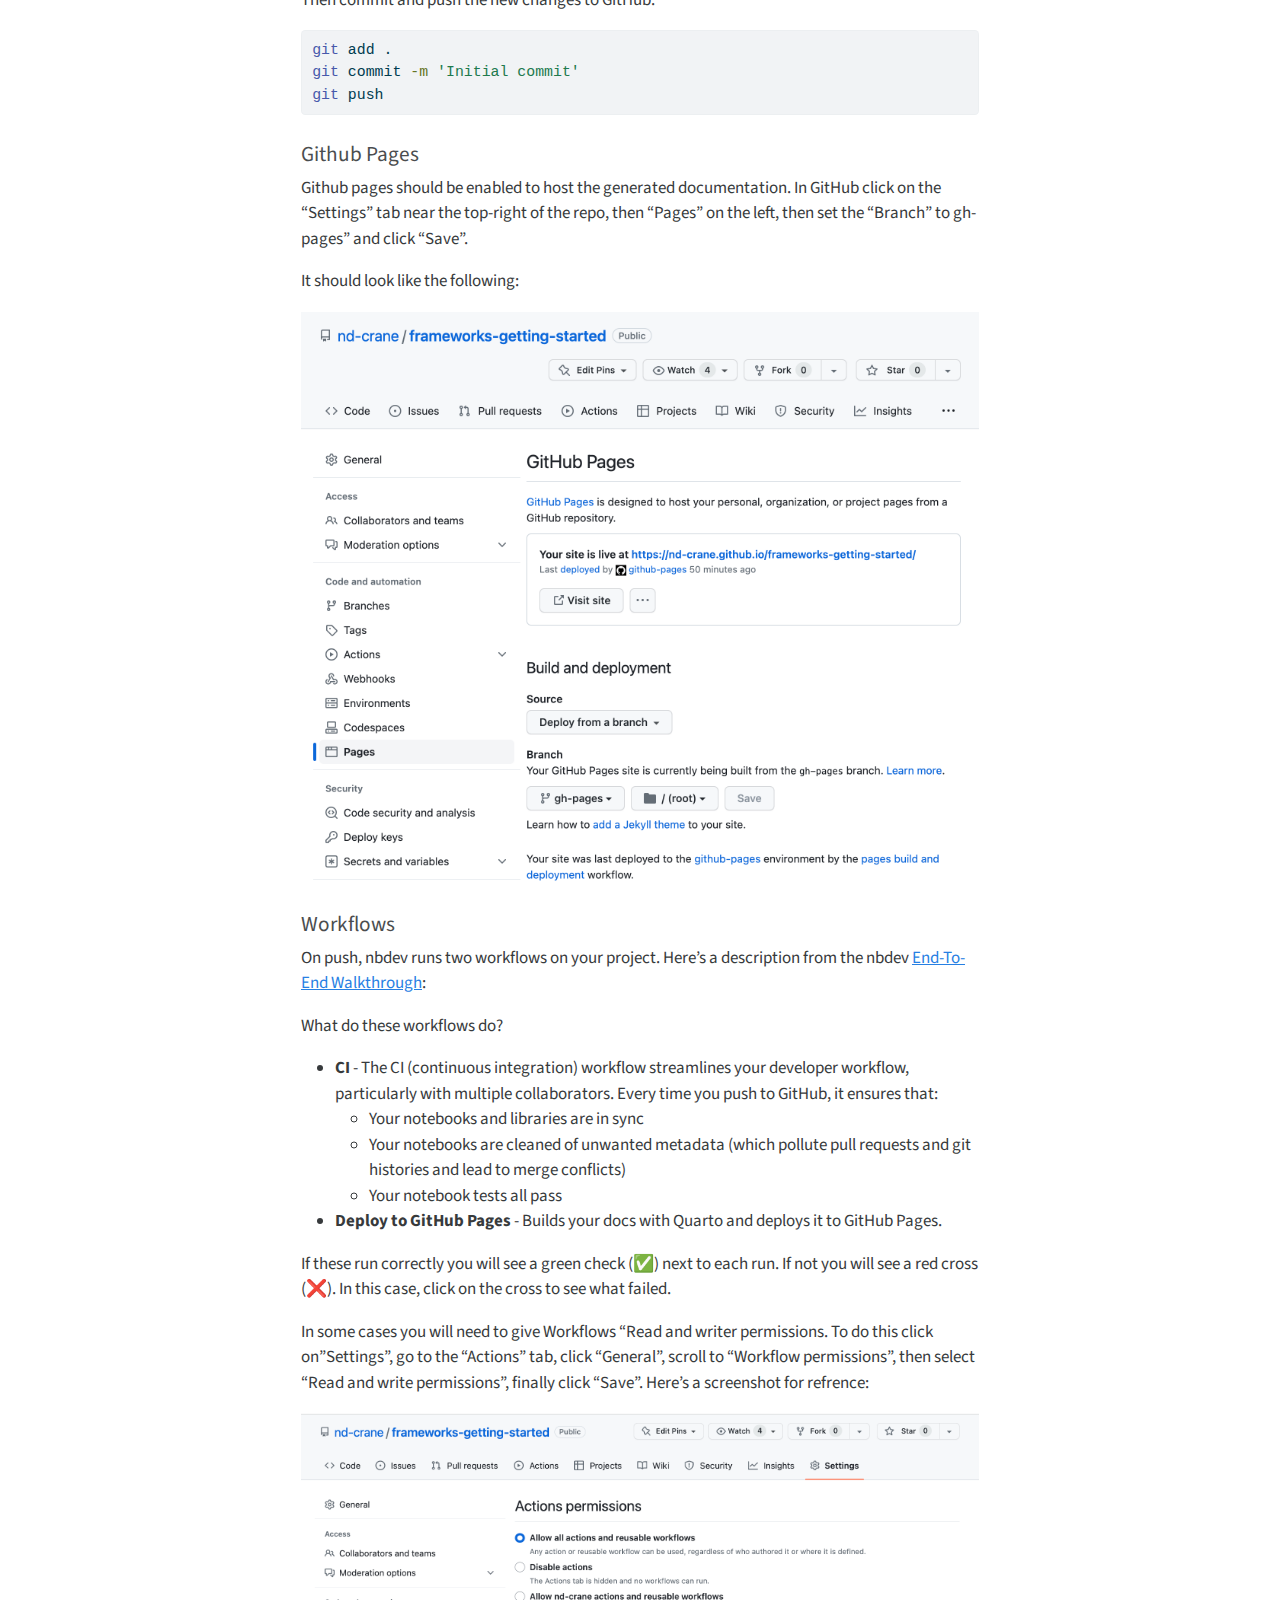
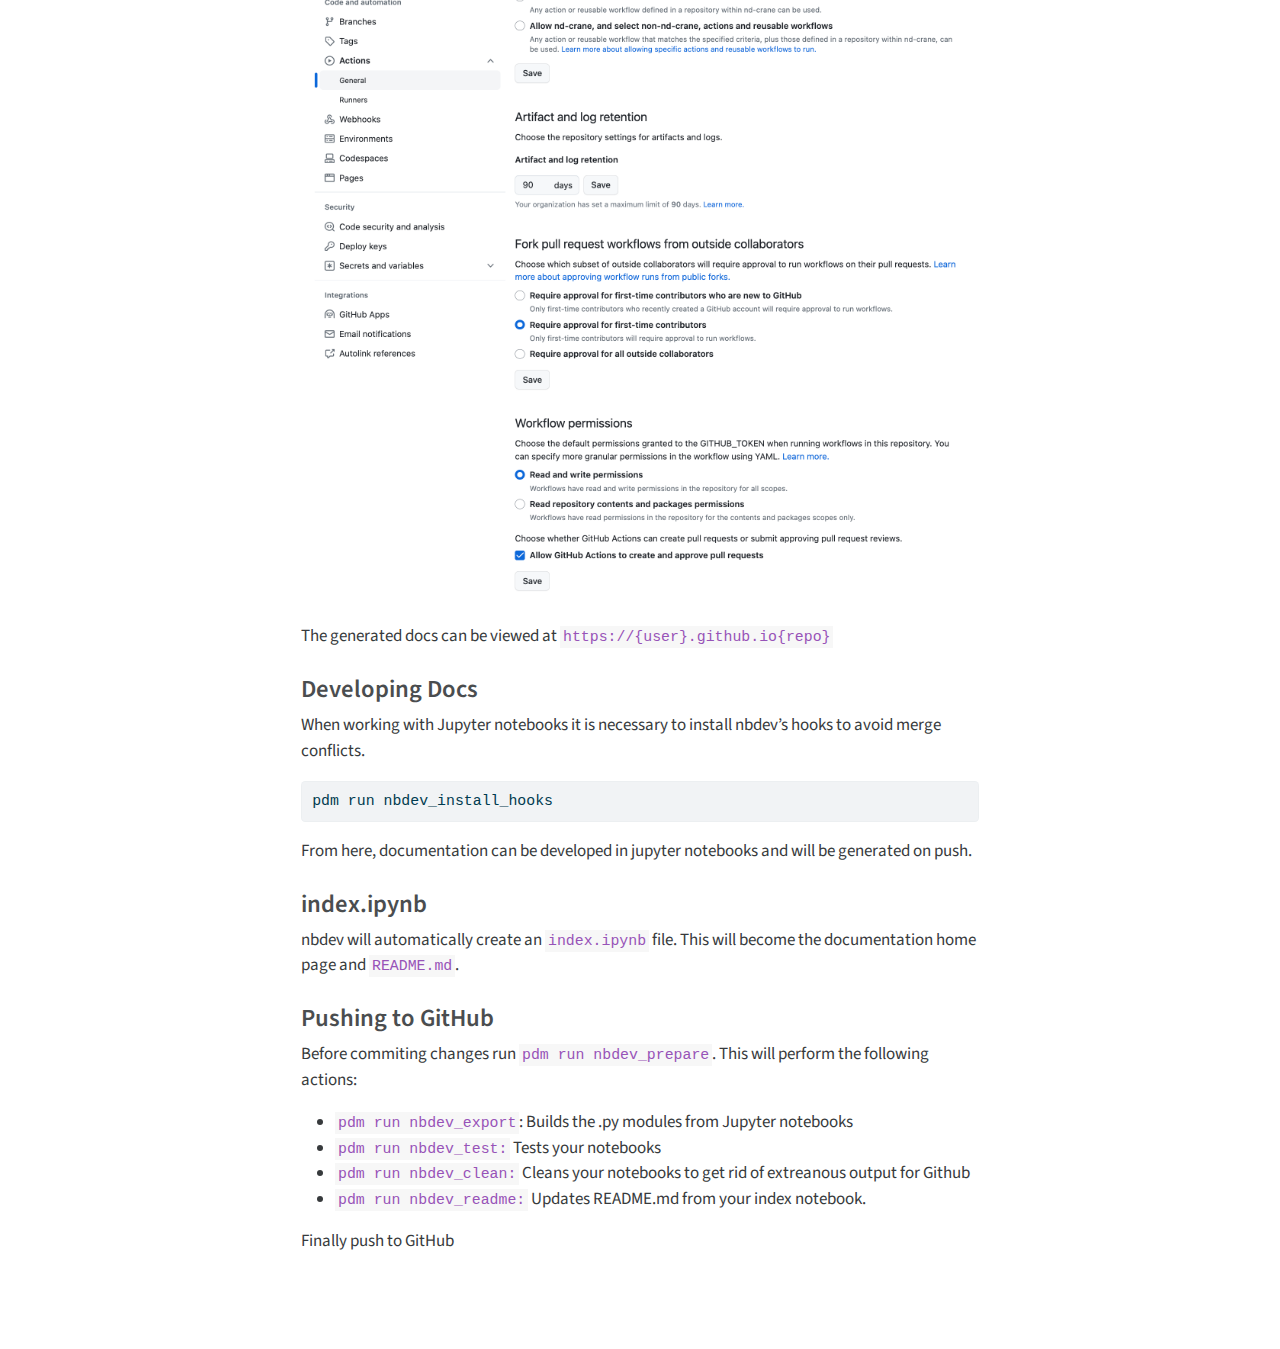
<file: nbdev_setup.html>
<!DOCTYPE html>
<html xmlns="http://www.w3.org/1999/xhtml" lang="en" xml:lang="en"><head>

<meta charset="utf-8">
<meta name="generator" content="quarto-1.3.450">

<meta name="viewport" content="width=device-width, initial-scale=1.0, user-scalable=yes">


<title>frameworks-getting-started - Setting Up nbdev</title>
<style>
code{white-space: pre-wrap;}
span.smallcaps{font-variant: small-caps;}
div.columns{display: flex; gap: min(4vw, 1.5em);}
div.column{flex: auto; overflow-x: auto;}
div.hanging-indent{margin-left: 1.5em; text-indent: -1.5em;}
ul.task-list{list-style: none;}
ul.task-list li input[type="checkbox"] {
  width: 0.8em;
  margin: 0 0.8em 0.2em -1em; /* quarto-specific, see https://github.com/quarto-dev/quarto-cli/issues/4556 */ 
  vertical-align: middle;
}
/* CSS for syntax highlighting */
pre > code.sourceCode { white-space: pre; position: relative; }
pre > code.sourceCode > span { display: inline-block; line-height: 1.25; }
pre > code.sourceCode > span:empty { height: 1.2em; }
.sourceCode { overflow: visible; }
code.sourceCode > span { color: inherit; text-decoration: inherit; }
div.sourceCode { margin: 1em 0; }
pre.sourceCode { margin: 0; }
@media screen {
div.sourceCode { overflow: auto; }
}
@media print {
pre > code.sourceCode { white-space: pre-wrap; }
pre > code.sourceCode > span { text-indent: -5em; padding-left: 5em; }
}
pre.numberSource code
  { counter-reset: source-line 0; }
pre.numberSource code > span
  { position: relative; left: -4em; counter-increment: source-line; }
pre.numberSource code > span > a:first-child::before
  { content: counter(source-line);
    position: relative; left: -1em; text-align: right; vertical-align: baseline;
    border: none; display: inline-block;
    -webkit-touch-callout: none; -webkit-user-select: none;
    -khtml-user-select: none; -moz-user-select: none;
    -ms-user-select: none; user-select: none;
    padding: 0 4px; width: 4em;
  }
pre.numberSource { margin-left: 3em;  padding-left: 4px; }
div.sourceCode
  {   }
@media screen {
pre > code.sourceCode > span > a:first-child::before { text-decoration: underline; }
}
</style>


<script src="site_libs/quarto-nav/quarto-nav.js"></script>
<script src="site_libs/quarto-nav/headroom.min.js"></script>
<script src="site_libs/clipboard/clipboard.min.js"></script>
<script src="site_libs/quarto-search/autocomplete.umd.js"></script>
<script src="site_libs/quarto-search/fuse.min.js"></script>
<script src="site_libs/quarto-search/quarto-search.js"></script>
<meta name="quarto:offset" content="./">
<script src="site_libs/quarto-html/quarto.js"></script>
<script src="site_libs/quarto-html/popper.min.js"></script>
<script src="site_libs/quarto-html/tippy.umd.min.js"></script>
<script src="site_libs/quarto-html/anchor.min.js"></script>
<link href="site_libs/quarto-html/tippy.css" rel="stylesheet">
<link href="site_libs/quarto-html/quarto-syntax-highlighting.css" rel="stylesheet" id="quarto-text-highlighting-styles">
<script src="site_libs/bootstrap/bootstrap.min.js"></script>
<link href="site_libs/bootstrap/bootstrap-icons.css" rel="stylesheet">
<link href="site_libs/bootstrap/bootstrap.min.css" rel="stylesheet" id="quarto-bootstrap" data-mode="light">
<script id="quarto-search-options" type="application/json">{
  "location": "navbar",
  "copy-button": false,
  "collapse-after": 3,
  "panel-placement": "end",
  "type": "overlay",
  "limit": 20,
  "language": {
    "search-no-results-text": "No results",
    "search-matching-documents-text": "matching documents",
    "search-copy-link-title": "Copy link to search",
    "search-hide-matches-text": "Hide additional matches",
    "search-more-match-text": "more match in this document",
    "search-more-matches-text": "more matches in this document",
    "search-clear-button-title": "Clear",
    "search-detached-cancel-button-title": "Cancel",
    "search-submit-button-title": "Submit",
    "search-label": "Search"
  }
}</script>


<link rel="stylesheet" href="styles.css">
<meta property="og:title" content="frameworks-getting-started - Setting Up nbdev">
<meta property="og:description" content="">
<meta property="og:image" content="https://nd-crane.github.io/frameworks-getting-started/images/gh-pages config.png">
<meta property="og:site-name" content="frameworks-getting-started">
<meta property="og:image:height" content="1506">
<meta property="og:image:width" content="1780">
<meta name="twitter:title" content="frameworks-getting-started - Setting Up nbdev">
<meta name="twitter:description" content="">
<meta name="twitter:image" content="https://nd-crane.github.io/frameworks-getting-started/images/gh-pages config.png">
<meta name="twitter:image-height" content="1506">
<meta name="twitter:image-width" content="1780">
<meta name="twitter:card" content="summary_large_image">
</head>

<body class="nav-sidebar floating nav-fixed">

<div id="quarto-search-results"></div>
  <header id="quarto-header" class="headroom fixed-top">
    <nav class="navbar navbar-expand-lg navbar-dark ">
      <div class="navbar-container container-fluid">
      <div class="navbar-brand-container">
    <a class="navbar-brand" href="./index.html">
    <span class="navbar-title">frameworks-getting-started</span>
    </a>
  </div>
        <div class="quarto-navbar-tools ms-auto">
</div>
          <div id="quarto-search" class="" title="Search"></div>
      </div> <!-- /container-fluid -->
    </nav>
  <nav class="quarto-secondary-nav">
    <div class="container-fluid d-flex">
      <button type="button" class="quarto-btn-toggle btn" data-bs-toggle="collapse" data-bs-target="#quarto-sidebar,#quarto-sidebar-glass" aria-controls="quarto-sidebar" aria-expanded="false" aria-label="Toggle sidebar navigation" onclick="if (window.quartoToggleHeadroom) { window.quartoToggleHeadroom(); }">
        <i class="bi bi-layout-text-sidebar-reverse"></i>
      </button>
      <nav class="quarto-page-breadcrumbs" aria-label="breadcrumb"><ol class="breadcrumb"><li class="breadcrumb-item"><a href="./nbdev_setup.html">Setting Up nbdev</a></li></ol></nav>
      <a class="flex-grow-1" role="button" data-bs-toggle="collapse" data-bs-target="#quarto-sidebar,#quarto-sidebar-glass" aria-controls="quarto-sidebar" aria-expanded="false" aria-label="Toggle sidebar navigation" onclick="if (window.quartoToggleHeadroom) { window.quartoToggleHeadroom(); }">      
      </a>
    </div>
  </nav>
</header>
<!-- content -->
<div id="quarto-content" class="quarto-container page-columns page-rows-contents page-layout-article page-navbar">
<!-- sidebar -->
  <nav id="quarto-sidebar" class="sidebar collapse collapse-horizontal sidebar-navigation floating overflow-auto">
    <div class="sidebar-menu-container"> 
    <ul class="list-unstyled mt-1">
        <li class="sidebar-item">
  <div class="sidebar-item-container"> 
  <a href="./index.html" class="sidebar-item-text sidebar-link">
 <span class="menu-text">frameworks-getting-started</span></a>
  </div>
</li>
        <li class="sidebar-item">
  <div class="sidebar-item-container"> 
  <a href="./pdm_setup.html" class="sidebar-item-text sidebar-link">
 <span class="menu-text">Setting Up PDM</span></a>
  </div>
</li>
        <li class="sidebar-item">
  <div class="sidebar-item-container"> 
  <a href="./nbdev_setup.html" class="sidebar-item-text sidebar-link active">
 <span class="menu-text">Setting Up nbdev</span></a>
  </div>
</li>
        <li class="sidebar-item">
  <div class="sidebar-item-container"> 
  <a href="./dvc_setup.html" class="sidebar-item-text sidebar-link">
 <span class="menu-text">Setting Up DVC</span></a>
  </div>
</li>
        <li class="sidebar-item">
  <div class="sidebar-item-container"> 
  <a href="./file_structure.html" class="sidebar-item-text sidebar-link">
 <span class="menu-text">Suggested File Structure</span></a>
  </div>
</li>
        <li class="sidebar-item">
  <div class="sidebar-item-container"> 
  <a href="./dvc_pipeline.html" class="sidebar-item-text sidebar-link">
 <span class="menu-text">Creating a DVC Pipeline</span></a>
  </div>
</li>
    </ul>
    </div>
</nav>
<div id="quarto-sidebar-glass" data-bs-toggle="collapse" data-bs-target="#quarto-sidebar,#quarto-sidebar-glass"></div>
<!-- margin-sidebar -->
    <div id="quarto-margin-sidebar" class="sidebar margin-sidebar">
        <nav id="TOC" role="doc-toc" class="toc-active">
    <h2 id="toc-title">On this page</h2>
   
  <ul>
  <li><a href="#installation" id="toc-installation" class="nav-link active" data-scroll-target="#installation">Installation</a></li>
  <li><a href="#initialization" id="toc-initialization" class="nav-link" data-scroll-target="#initialization">Initialization</a></li>
  <li><a href="#developing-docs" id="toc-developing-docs" class="nav-link" data-scroll-target="#developing-docs">Developing Docs</a></li>
  <li><a href="#index.ipynb" id="toc-index.ipynb" class="nav-link" data-scroll-target="#index.ipynb">index.ipynb</a></li>
  <li><a href="#pushing-to-github" id="toc-pushing-to-github" class="nav-link" data-scroll-target="#pushing-to-github">Pushing to GitHub</a></li>
  </ul>
<div class="toc-actions"><div><i class="bi bi-github"></i></div><div class="action-links"><p><a href="https://github.com/nd-crane/frameworks-getting-started/issues/new" class="toc-action">Report an issue</a></p></div></div></nav>
    </div>
<!-- main -->
<main class="content" id="quarto-document-content">

<header id="title-block-header" class="quarto-title-block default">
<div class="quarto-title">
<h1 class="title">Setting Up nbdev</h1>
</div>



<div class="quarto-title-meta">

    
  
    
  </div>
  

</header>

<!-- WARNING: THIS FILE WAS AUTOGENERATED! DO NOT EDIT! -->
<p>nbdev streamlines software development, testing, and documentation all from Jupyter Notebooks using Quarto and Github actions. We’ll use nbdev to increase AI modeling transparency. To initialize nbdev follow the steps below.</p>
<section id="installation" class="level3">
<h3 class="anchored" data-anchor-id="installation">Installation</h3>
<p>With PDM properly configured we’ll install all packages with it. Let’s start with nbdev.</p>
<div class="sourceCode" id="cb1"><pre class="sourceCode bash code-with-copy"><code class="sourceCode bash"><span id="cb1-1"><a href="#cb1-1" aria-hidden="true" tabindex="-1"></a><span class="ex">pdm</span> add nbdev</span></code><button title="Copy to Clipboard" class="code-copy-button"><i class="bi"></i></button></pre></div>
</section>
<section id="initialization" class="level3">
<h3 class="anchored" data-anchor-id="initialization">Initialization</h3>
<blockquote class="blockquote">
<p>This page was modified from the <a href="https://nbdev.fast.ai/tutorials/tutorial.html">nbdev End-To-End Walkthrough</a></p>
</blockquote>
<section id="quarto" class="level4">
<h4 class="anchored" data-anchor-id="quarto">Quarto</h4>
<p>Before initializing nbdev, we first need to install <a href="https://quarto.org/">quarto</a>. Quarto enables technical publishing which will convert Jupyter Notebooks to beautiful documentation. There are two options for quarto installation.</p>
<ol type="1">
<li>If <strong>sudo privledges</strong> are available you may run:</li>
</ol>
<div class="sourceCode" id="cb2"><pre class="sourceCode bash code-with-copy"><code class="sourceCode bash"><span id="cb2-1"><a href="#cb2-1" aria-hidden="true" tabindex="-1"></a><span class="ex">pdm</span> run nbdev_install_quarto</span></code><button title="Copy to Clipboard" class="code-copy-button"><i class="bi"></i></button></pre></div>
<ol start="2" type="1">
<li>Otherwise, you will have to perform a few tricks:</li>
</ol>
<p>First download the tarball from github. Make sure the tar file is compatible with your OS, this example uses <code>linux-amd64</code>, but this will be different if on macOS or Windows. Tar files are availble here: <a href="https://github.com/quarto-dev/quarto-cli/releases">Quarto Releases and Assets</a>.</p>
<div class="sourceCode" id="cb3"><pre class="sourceCode bash code-with-copy"><code class="sourceCode bash"><span id="cb3-1"><a href="#cb3-1" aria-hidden="true" tabindex="-1"></a><span class="fu">wget</span> https://github.com/quarto-dev/quarto-cli/releases/download/v1.2.335/quarto-1.2.335-linux-amd64.tar.gz</span></code><button title="Copy to Clipboard" class="code-copy-button"><i class="bi"></i></button></pre></div>
<p>Next extract and build the binaries.</p>
<div class="sourceCode" id="cb4"><pre class="sourceCode bash code-with-copy"><code class="sourceCode bash"><span id="cb4-1"><a href="#cb4-1" aria-hidden="true" tabindex="-1"></a><span class="fu">mkdir</span> quarto</span>
<span id="cb4-2"><a href="#cb4-2" aria-hidden="true" tabindex="-1"></a><span class="fu">tar</span> <span class="at">-C</span> ./quarto <span class="at">-xvzf</span> quarto-1.2.335-linux-amd64.tar.gz</span></code><button title="Copy to Clipboard" class="code-copy-button"><i class="bi"></i></button></pre></div>
<p>Finally, provide a link to the binaries in the environment, so the interpreter recognizes this installation.</p>
<div class="sourceCode" id="cb5"><pre class="sourceCode bash code-with-copy"><code class="sourceCode bash"><span id="cb5-1"><a href="#cb5-1" aria-hidden="true" tabindex="-1"></a><span class="fu">ln</span> <span class="at">-sr</span> ./quarto/quarto-1.2.335/bin/quarto ./.venv/bin/quarto</span></code><button title="Copy to Clipboard" class="code-copy-button"><i class="bi"></i></button></pre></div>
<p>(If the environment was configured differently on the previous page, the destination will differ)</p>
<p>To ensure properly installation run:</p>
<div class="sourceCode" id="cb6"><pre class="sourceCode bash code-with-copy"><code class="sourceCode bash"><span id="cb6-1"><a href="#cb6-1" aria-hidden="true" tabindex="-1"></a><span class="ex">pdm</span> run which quarto</span></code><button title="Copy to Clipboard" class="code-copy-button"><i class="bi"></i></button></pre></div>
<p>From here you may delete the tarball:</p>
<div class="sourceCode" id="cb7"><pre class="sourceCode bash code-with-copy"><code class="sourceCode bash"><span id="cb7-1"><a href="#cb7-1" aria-hidden="true" tabindex="-1"></a><span class="fu">rm</span> quarto-1.2.335-linux-amd64.tar.gz</span></code><button title="Copy to Clipboard" class="code-copy-button"><i class="bi"></i></button></pre></div>
</section>
<section id="init" class="level4">
<h4 class="anchored" data-anchor-id="init">Init</h4>
<p>With Quarto installed, now initialize a nbdev repo by entering:</p>
<div class="sourceCode" id="cb8"><pre class="sourceCode bash code-with-copy"><code class="sourceCode bash"><span id="cb8-1"><a href="#cb8-1" aria-hidden="true" tabindex="-1"></a><span class="ex">nbdev_new</span></span></code><button title="Copy to Clipboard" class="code-copy-button"><i class="bi"></i></button></pre></div>
<p>This will ask for project metadat information that can always be edited in the <code>settings.ini</code> file. Then commit and push the new changes to GitHub.</p>
<div class="sourceCode" id="cb9"><pre class="sourceCode bash code-with-copy"><code class="sourceCode bash"><span id="cb9-1"><a href="#cb9-1" aria-hidden="true" tabindex="-1"></a><span class="fu">git</span> add . </span>
<span id="cb9-2"><a href="#cb9-2" aria-hidden="true" tabindex="-1"></a><span class="fu">git</span> commit <span class="at">-m</span> <span class="st">'Initial commit'</span></span>
<span id="cb9-3"><a href="#cb9-3" aria-hidden="true" tabindex="-1"></a><span class="fu">git</span> push</span></code><button title="Copy to Clipboard" class="code-copy-button"><i class="bi"></i></button></pre></div>
</section>
<section id="github-pages" class="level4">
<h4 class="anchored" data-anchor-id="github-pages">Github Pages</h4>
<p>Github pages should be enabled to host the generated documentation. In GitHub click on the “Settings” tab near the top-right of the repo, then “Pages” on the left, then set the “Branch” to gh-pages” and click “Save”.</p>
<p>It should look like the following:</p>
<p><img src="images/gh-pages config.png" class="img-fluid"></p>
</section>
<section id="workflows" class="level4">
<h4 class="anchored" data-anchor-id="workflows">Workflows</h4>
<p>On push, nbdev runs two workflows on your project. Here’s a description from the nbdev <a href="https://nbdev.fast.ai/tutorials/tutorial.html">End-To-End Walkthrough</a>:</p>
<p>What do these workflows do?</p>
<ul>
<li><strong>CI</strong> - The CI (continuous integration) workflow streamlines your developer workflow, particularly with multiple collaborators. Every time you push to GitHub, it ensures that:
<ul>
<li>Your notebooks and libraries are in sync</li>
<li>Your notebooks are cleaned of unwanted metadata (which pollute pull requests and git histories and lead to merge conflicts)</li>
<li>Your notebook tests all pass</li>
</ul></li>
<li><strong>Deploy to GitHub Pages</strong> - Builds your docs with Quarto and deploys it to GitHub Pages.</li>
</ul>
<p>If these run correctly you will see a green check (✅) next to each run. If not you will see a red cross (❌). In this case, click on the cross to see what failed.</p>
<p>In some cases you will need to give Workflows “Read and writer permissions. To do this click on”Settings”, go to the “Actions” tab, click “General”, scroll to “Workflow permissions”, then select “Read and write permissions”, finally click “Save”. Here’s a screenshot for refrence:</p>
<p><img src="images/workflows config.png" class="img-fluid"></p>
<p>The generated docs can be viewed at <code>https://{user}.github.io{repo}</code></p>
</section>
</section>
<section id="developing-docs" class="level3">
<h3 class="anchored" data-anchor-id="developing-docs">Developing Docs</h3>
<p>When working with Jupyter notebooks it is necessary to install nbdev’s hooks to avoid merge conflicts.</p>
<div class="sourceCode" id="cb10"><pre class="sourceCode bash code-with-copy"><code class="sourceCode bash"><span id="cb10-1"><a href="#cb10-1" aria-hidden="true" tabindex="-1"></a><span class="ex">pdm</span> run nbdev_install_hooks</span></code><button title="Copy to Clipboard" class="code-copy-button"><i class="bi"></i></button></pre></div>
<p>From here, documentation can be developed in jupyter notebooks and will be generated on push.</p>
</section>
<section id="index.ipynb" class="level3">
<h3 class="anchored" data-anchor-id="index.ipynb">index.ipynb</h3>
<p>nbdev will automatically create an <code>index.ipynb</code> file. This will become the documentation home page and <code>README.md</code>.</p>
</section>
<section id="pushing-to-github" class="level3">
<h3 class="anchored" data-anchor-id="pushing-to-github">Pushing to GitHub</h3>
<p>Before commiting changes run <code>pdm run nbdev_prepare</code>. This will perform the following actions:</p>
<ul>
<li><code>pdm run nbdev_export</code>: Builds the .py modules from Jupyter notebooks</li>
<li><code>pdm run nbdev_test:</code> Tests your notebooks</li>
<li><code>pdm run nbdev_clean:</code> Cleans your notebooks to get rid of extreanous output for Github</li>
<li><code>pdm run nbdev_readme:</code> Updates README.md from your index notebook.</li>
</ul>
<p>Finally push to GitHub</p>


</section>

</main> <!-- /main -->
<script id="quarto-html-after-body" type="application/javascript">
window.document.addEventListener("DOMContentLoaded", function (event) {
  const toggleBodyColorMode = (bsSheetEl) => {
    const mode = bsSheetEl.getAttribute("data-mode");
    const bodyEl = window.document.querySelector("body");
    if (mode === "dark") {
      bodyEl.classList.add("quarto-dark");
      bodyEl.classList.remove("quarto-light");
    } else {
      bodyEl.classList.add("quarto-light");
      bodyEl.classList.remove("quarto-dark");
    }
  }
  const toggleBodyColorPrimary = () => {
    const bsSheetEl = window.document.querySelector("link#quarto-bootstrap");
    if (bsSheetEl) {
      toggleBodyColorMode(bsSheetEl);
    }
  }
  toggleBodyColorPrimary();  
  const icon = "";
  const anchorJS = new window.AnchorJS();
  anchorJS.options = {
    placement: 'right',
    icon: icon
  };
  anchorJS.add('.anchored');
  const isCodeAnnotation = (el) => {
    for (const clz of el.classList) {
      if (clz.startsWith('code-annotation-')) {                     
        return true;
      }
    }
    return false;
  }
  const clipboard = new window.ClipboardJS('.code-copy-button', {
    text: function(trigger) {
      const codeEl = trigger.previousElementSibling.cloneNode(true);
      for (const childEl of codeEl.children) {
        if (isCodeAnnotation(childEl)) {
          childEl.remove();
        }
      }
      return codeEl.innerText;
    }
  });
  clipboard.on('success', function(e) {
    // button target
    const button = e.trigger;
    // don't keep focus
    button.blur();
    // flash "checked"
    button.classList.add('code-copy-button-checked');
    var currentTitle = button.getAttribute("title");
    button.setAttribute("title", "Copied!");
    let tooltip;
    if (window.bootstrap) {
      button.setAttribute("data-bs-toggle", "tooltip");
      button.setAttribute("data-bs-placement", "left");
      button.setAttribute("data-bs-title", "Copied!");
      tooltip = new bootstrap.Tooltip(button, 
        { trigger: "manual", 
          customClass: "code-copy-button-tooltip",
          offset: [0, -8]});
      tooltip.show();    
    }
    setTimeout(function() {
      if (tooltip) {
        tooltip.hide();
        button.removeAttribute("data-bs-title");
        button.removeAttribute("data-bs-toggle");
        button.removeAttribute("data-bs-placement");
      }
      button.setAttribute("title", currentTitle);
      button.classList.remove('code-copy-button-checked');
    }, 1000);
    // clear code selection
    e.clearSelection();
  });
  function tippyHover(el, contentFn) {
    const config = {
      allowHTML: true,
      content: contentFn,
      maxWidth: 500,
      delay: 100,
      arrow: false,
      appendTo: function(el) {
          return el.parentElement;
      },
      interactive: true,
      interactiveBorder: 10,
      theme: 'quarto',
      placement: 'bottom-start'
    };
    window.tippy(el, config); 
  }
  const noterefs = window.document.querySelectorAll('a[role="doc-noteref"]');
  for (var i=0; i<noterefs.length; i++) {
    const ref = noterefs[i];
    tippyHover(ref, function() {
      // use id or data attribute instead here
      let href = ref.getAttribute('data-footnote-href') || ref.getAttribute('href');
      try { href = new URL(href).hash; } catch {}
      const id = href.replace(/^#\/?/, "");
      const note = window.document.getElementById(id);
      return note.innerHTML;
    });
  }
      let selectedAnnoteEl;
      const selectorForAnnotation = ( cell, annotation) => {
        let cellAttr = 'data-code-cell="' + cell + '"';
        let lineAttr = 'data-code-annotation="' +  annotation + '"';
        const selector = 'span[' + cellAttr + '][' + lineAttr + ']';
        return selector;
      }
      const selectCodeLines = (annoteEl) => {
        const doc = window.document;
        const targetCell = annoteEl.getAttribute("data-target-cell");
        const targetAnnotation = annoteEl.getAttribute("data-target-annotation");
        const annoteSpan = window.document.querySelector(selectorForAnnotation(targetCell, targetAnnotation));
        const lines = annoteSpan.getAttribute("data-code-lines").split(",");
        const lineIds = lines.map((line) => {
          return targetCell + "-" + line;
        })
        let top = null;
        let height = null;
        let parent = null;
        if (lineIds.length > 0) {
            //compute the position of the single el (top and bottom and make a div)
            const el = window.document.getElementById(lineIds[0]);
            top = el.offsetTop;
            height = el.offsetHeight;
            parent = el.parentElement.parentElement;
          if (lineIds.length > 1) {
            const lastEl = window.document.getElementById(lineIds[lineIds.length - 1]);
            const bottom = lastEl.offsetTop + lastEl.offsetHeight;
            height = bottom - top;
          }
          if (top !== null && height !== null && parent !== null) {
            // cook up a div (if necessary) and position it 
            let div = window.document.getElementById("code-annotation-line-highlight");
            if (div === null) {
              div = window.document.createElement("div");
              div.setAttribute("id", "code-annotation-line-highlight");
              div.style.position = 'absolute';
              parent.appendChild(div);
            }
            div.style.top = top - 2 + "px";
            div.style.height = height + 4 + "px";
            let gutterDiv = window.document.getElementById("code-annotation-line-highlight-gutter");
            if (gutterDiv === null) {
              gutterDiv = window.document.createElement("div");
              gutterDiv.setAttribute("id", "code-annotation-line-highlight-gutter");
              gutterDiv.style.position = 'absolute';
              const codeCell = window.document.getElementById(targetCell);
              const gutter = codeCell.querySelector('.code-annotation-gutter');
              gutter.appendChild(gutterDiv);
            }
            gutterDiv.style.top = top - 2 + "px";
            gutterDiv.style.height = height + 4 + "px";
          }
          selectedAnnoteEl = annoteEl;
        }
      };
      const unselectCodeLines = () => {
        const elementsIds = ["code-annotation-line-highlight", "code-annotation-line-highlight-gutter"];
        elementsIds.forEach((elId) => {
          const div = window.document.getElementById(elId);
          if (div) {
            div.remove();
          }
        });
        selectedAnnoteEl = undefined;
      };
      // Attach click handler to the DT
      const annoteDls = window.document.querySelectorAll('dt[data-target-cell]');
      for (const annoteDlNode of annoteDls) {
        annoteDlNode.addEventListener('click', (event) => {
          const clickedEl = event.target;
          if (clickedEl !== selectedAnnoteEl) {
            unselectCodeLines();
            const activeEl = window.document.querySelector('dt[data-target-cell].code-annotation-active');
            if (activeEl) {
              activeEl.classList.remove('code-annotation-active');
            }
            selectCodeLines(clickedEl);
            clickedEl.classList.add('code-annotation-active');
          } else {
            // Unselect the line
            unselectCodeLines();
            clickedEl.classList.remove('code-annotation-active');
          }
        });
      }
  const findCites = (el) => {
    const parentEl = el.parentElement;
    if (parentEl) {
      const cites = parentEl.dataset.cites;
      if (cites) {
        return {
          el,
          cites: cites.split(' ')
        };
      } else {
        return findCites(el.parentElement)
      }
    } else {
      return undefined;
    }
  };
  var bibliorefs = window.document.querySelectorAll('a[role="doc-biblioref"]');
  for (var i=0; i<bibliorefs.length; i++) {
    const ref = bibliorefs[i];
    const citeInfo = findCites(ref);
    if (citeInfo) {
      tippyHover(citeInfo.el, function() {
        var popup = window.document.createElement('div');
        citeInfo.cites.forEach(function(cite) {
          var citeDiv = window.document.createElement('div');
          citeDiv.classList.add('hanging-indent');
          citeDiv.classList.add('csl-entry');
          var biblioDiv = window.document.getElementById('ref-' + cite);
          if (biblioDiv) {
            citeDiv.innerHTML = biblioDiv.innerHTML;
          }
          popup.appendChild(citeDiv);
        });
        return popup.innerHTML;
      });
    }
  }
});
</script>
</div> <!-- /content -->



</body></html>
</file>
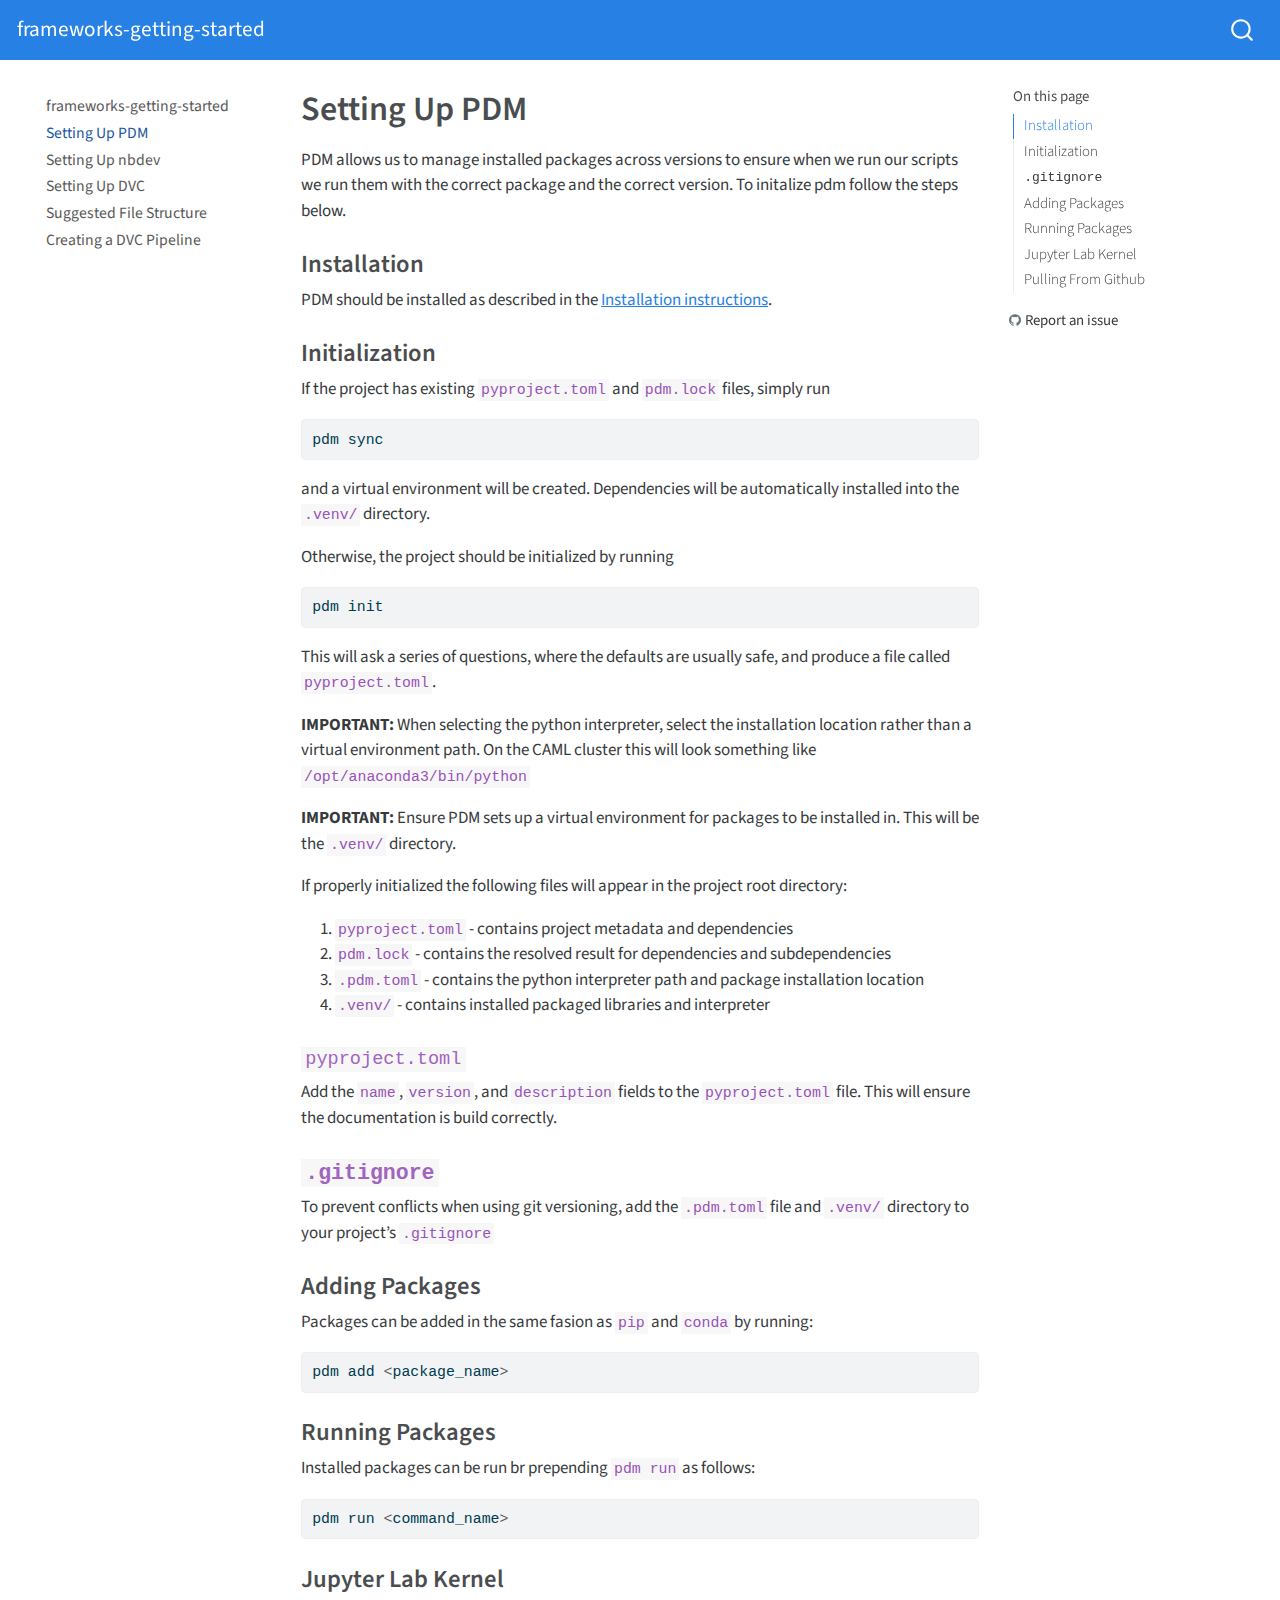
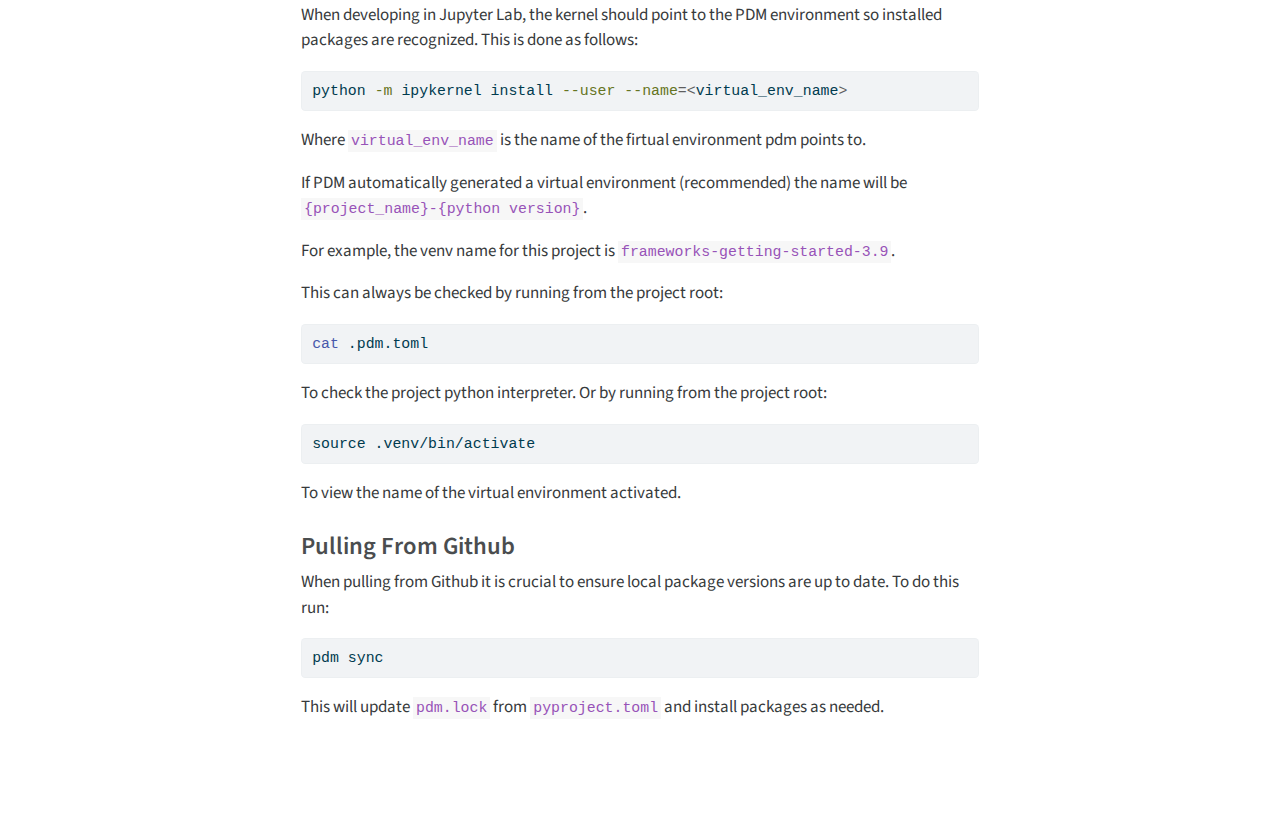
<file: pdm_setup.html>
<!DOCTYPE html>
<html xmlns="http://www.w3.org/1999/xhtml" lang="en" xml:lang="en"><head>

<meta charset="utf-8">
<meta name="generator" content="quarto-1.3.450">

<meta name="viewport" content="width=device-width, initial-scale=1.0, user-scalable=yes">


<title>frameworks-getting-started - Setting Up PDM</title>
<style>
code{white-space: pre-wrap;}
span.smallcaps{font-variant: small-caps;}
div.columns{display: flex; gap: min(4vw, 1.5em);}
div.column{flex: auto; overflow-x: auto;}
div.hanging-indent{margin-left: 1.5em; text-indent: -1.5em;}
ul.task-list{list-style: none;}
ul.task-list li input[type="checkbox"] {
  width: 0.8em;
  margin: 0 0.8em 0.2em -1em; /* quarto-specific, see https://github.com/quarto-dev/quarto-cli/issues/4556 */ 
  vertical-align: middle;
}
/* CSS for syntax highlighting */
pre > code.sourceCode { white-space: pre; position: relative; }
pre > code.sourceCode > span { display: inline-block; line-height: 1.25; }
pre > code.sourceCode > span:empty { height: 1.2em; }
.sourceCode { overflow: visible; }
code.sourceCode > span { color: inherit; text-decoration: inherit; }
div.sourceCode { margin: 1em 0; }
pre.sourceCode { margin: 0; }
@media screen {
div.sourceCode { overflow: auto; }
}
@media print {
pre > code.sourceCode { white-space: pre-wrap; }
pre > code.sourceCode > span { text-indent: -5em; padding-left: 5em; }
}
pre.numberSource code
  { counter-reset: source-line 0; }
pre.numberSource code > span
  { position: relative; left: -4em; counter-increment: source-line; }
pre.numberSource code > span > a:first-child::before
  { content: counter(source-line);
    position: relative; left: -1em; text-align: right; vertical-align: baseline;
    border: none; display: inline-block;
    -webkit-touch-callout: none; -webkit-user-select: none;
    -khtml-user-select: none; -moz-user-select: none;
    -ms-user-select: none; user-select: none;
    padding: 0 4px; width: 4em;
  }
pre.numberSource { margin-left: 3em;  padding-left: 4px; }
div.sourceCode
  {   }
@media screen {
pre > code.sourceCode > span > a:first-child::before { text-decoration: underline; }
}
</style>


<script src="site_libs/quarto-nav/quarto-nav.js"></script>
<script src="site_libs/quarto-nav/headroom.min.js"></script>
<script src="site_libs/clipboard/clipboard.min.js"></script>
<script src="site_libs/quarto-search/autocomplete.umd.js"></script>
<script src="site_libs/quarto-search/fuse.min.js"></script>
<script src="site_libs/quarto-search/quarto-search.js"></script>
<meta name="quarto:offset" content="./">
<script src="site_libs/quarto-html/quarto.js"></script>
<script src="site_libs/quarto-html/popper.min.js"></script>
<script src="site_libs/quarto-html/tippy.umd.min.js"></script>
<script src="site_libs/quarto-html/anchor.min.js"></script>
<link href="site_libs/quarto-html/tippy.css" rel="stylesheet">
<link href="site_libs/quarto-html/quarto-syntax-highlighting.css" rel="stylesheet" id="quarto-text-highlighting-styles">
<script src="site_libs/bootstrap/bootstrap.min.js"></script>
<link href="site_libs/bootstrap/bootstrap-icons.css" rel="stylesheet">
<link href="site_libs/bootstrap/bootstrap.min.css" rel="stylesheet" id="quarto-bootstrap" data-mode="light">
<script id="quarto-search-options" type="application/json">{
  "location": "navbar",
  "copy-button": false,
  "collapse-after": 3,
  "panel-placement": "end",
  "type": "overlay",
  "limit": 20,
  "language": {
    "search-no-results-text": "No results",
    "search-matching-documents-text": "matching documents",
    "search-copy-link-title": "Copy link to search",
    "search-hide-matches-text": "Hide additional matches",
    "search-more-match-text": "more match in this document",
    "search-more-matches-text": "more matches in this document",
    "search-clear-button-title": "Clear",
    "search-detached-cancel-button-title": "Cancel",
    "search-submit-button-title": "Submit",
    "search-label": "Search"
  }
}</script>


<link rel="stylesheet" href="styles.css">
<meta property="og:title" content="frameworks-getting-started - Setting Up PDM">
<meta property="og:description" content="">
<meta property="og:site-name" content="frameworks-getting-started">
<meta name="twitter:title" content="frameworks-getting-started - Setting Up PDM">
<meta name="twitter:description" content="">
<meta name="twitter:card" content="summary">
</head>

<body class="nav-sidebar floating nav-fixed">

<div id="quarto-search-results"></div>
  <header id="quarto-header" class="headroom fixed-top">
    <nav class="navbar navbar-expand-lg navbar-dark ">
      <div class="navbar-container container-fluid">
      <div class="navbar-brand-container">
    <a class="navbar-brand" href="./index.html">
    <span class="navbar-title">frameworks-getting-started</span>
    </a>
  </div>
        <div class="quarto-navbar-tools ms-auto">
</div>
          <div id="quarto-search" class="" title="Search"></div>
      </div> <!-- /container-fluid -->
    </nav>
  <nav class="quarto-secondary-nav">
    <div class="container-fluid d-flex">
      <button type="button" class="quarto-btn-toggle btn" data-bs-toggle="collapse" data-bs-target="#quarto-sidebar,#quarto-sidebar-glass" aria-controls="quarto-sidebar" aria-expanded="false" aria-label="Toggle sidebar navigation" onclick="if (window.quartoToggleHeadroom) { window.quartoToggleHeadroom(); }">
        <i class="bi bi-layout-text-sidebar-reverse"></i>
      </button>
      <nav class="quarto-page-breadcrumbs" aria-label="breadcrumb"><ol class="breadcrumb"><li class="breadcrumb-item"><a href="./pdm_setup.html">Setting Up PDM</a></li></ol></nav>
      <a class="flex-grow-1" role="button" data-bs-toggle="collapse" data-bs-target="#quarto-sidebar,#quarto-sidebar-glass" aria-controls="quarto-sidebar" aria-expanded="false" aria-label="Toggle sidebar navigation" onclick="if (window.quartoToggleHeadroom) { window.quartoToggleHeadroom(); }">      
      </a>
    </div>
  </nav>
</header>
<!-- content -->
<div id="quarto-content" class="quarto-container page-columns page-rows-contents page-layout-article page-navbar">
<!-- sidebar -->
  <nav id="quarto-sidebar" class="sidebar collapse collapse-horizontal sidebar-navigation floating overflow-auto">
    <div class="sidebar-menu-container"> 
    <ul class="list-unstyled mt-1">
        <li class="sidebar-item">
  <div class="sidebar-item-container"> 
  <a href="./index.html" class="sidebar-item-text sidebar-link">
 <span class="menu-text">frameworks-getting-started</span></a>
  </div>
</li>
        <li class="sidebar-item">
  <div class="sidebar-item-container"> 
  <a href="./pdm_setup.html" class="sidebar-item-text sidebar-link active">
 <span class="menu-text">Setting Up PDM</span></a>
  </div>
</li>
        <li class="sidebar-item">
  <div class="sidebar-item-container"> 
  <a href="./nbdev_setup.html" class="sidebar-item-text sidebar-link">
 <span class="menu-text">Setting Up nbdev</span></a>
  </div>
</li>
        <li class="sidebar-item">
  <div class="sidebar-item-container"> 
  <a href="./dvc_setup.html" class="sidebar-item-text sidebar-link">
 <span class="menu-text">Setting Up DVC</span></a>
  </div>
</li>
        <li class="sidebar-item">
  <div class="sidebar-item-container"> 
  <a href="./file_structure.html" class="sidebar-item-text sidebar-link">
 <span class="menu-text">Suggested File Structure</span></a>
  </div>
</li>
        <li class="sidebar-item">
  <div class="sidebar-item-container"> 
  <a href="./dvc_pipeline.html" class="sidebar-item-text sidebar-link">
 <span class="menu-text">Creating a DVC Pipeline</span></a>
  </div>
</li>
    </ul>
    </div>
</nav>
<div id="quarto-sidebar-glass" data-bs-toggle="collapse" data-bs-target="#quarto-sidebar,#quarto-sidebar-glass"></div>
<!-- margin-sidebar -->
    <div id="quarto-margin-sidebar" class="sidebar margin-sidebar">
        <nav id="TOC" role="doc-toc" class="toc-active">
    <h2 id="toc-title">On this page</h2>
   
  <ul>
  <li><a href="#installation" id="toc-installation" class="nav-link active" data-scroll-target="#installation">Installation</a></li>
  <li><a href="#initialization" id="toc-initialization" class="nav-link" data-scroll-target="#initialization">Initialization</a></li>
  <li><a href="#gitignore" id="toc-gitignore" class="nav-link" data-scroll-target="#gitignore"><code>.gitignore</code></a></li>
  <li><a href="#adding-packages" id="toc-adding-packages" class="nav-link" data-scroll-target="#adding-packages">Adding Packages</a></li>
  <li><a href="#running-packages" id="toc-running-packages" class="nav-link" data-scroll-target="#running-packages">Running Packages</a></li>
  <li><a href="#jupyter-lab-kernel" id="toc-jupyter-lab-kernel" class="nav-link" data-scroll-target="#jupyter-lab-kernel">Jupyter Lab Kernel</a></li>
  <li><a href="#pulling-from-github" id="toc-pulling-from-github" class="nav-link" data-scroll-target="#pulling-from-github">Pulling From Github</a></li>
  </ul>
<div class="toc-actions"><div><i class="bi bi-github"></i></div><div class="action-links"><p><a href="https://github.com/nd-crane/frameworks-getting-started/issues/new" class="toc-action">Report an issue</a></p></div></div></nav>
    </div>
<!-- main -->
<main class="content" id="quarto-document-content">

<header id="title-block-header" class="quarto-title-block default">
<div class="quarto-title">
<h1 class="title">Setting Up PDM</h1>
</div>



<div class="quarto-title-meta">

    
  
    
  </div>
  

</header>

<!-- WARNING: THIS FILE WAS AUTOGENERATED! DO NOT EDIT! -->
<p>PDM allows us to manage installed packages across versions to ensure when we run our scripts we run them with the correct package and the correct version. To initalize pdm follow the steps below.</p>
<section id="installation" class="level3">
<h3 class="anchored" data-anchor-id="installation">Installation</h3>
<p>PDM should be installed as described in the <a href="https://pdm.fming.dev/latest/#recommended-installation-method">Installation instructions</a>.</p>
</section>
<section id="initialization" class="level3">
<h3 class="anchored" data-anchor-id="initialization">Initialization</h3>
<p>If the project has existing <code>pyproject.toml</code> and <code>pdm.lock</code> files, simply run</p>
<div class="sourceCode" id="cb1"><pre class="sourceCode bash code-with-copy"><code class="sourceCode bash"><span id="cb1-1"><a href="#cb1-1" aria-hidden="true" tabindex="-1"></a><span class="ex">pdm</span> sync</span></code><button title="Copy to Clipboard" class="code-copy-button"><i class="bi"></i></button></pre></div>
<p>and a virtual environment will be created. Dependencies will be automatically installed into the <code>.venv/</code> directory.</p>
<p>Otherwise, the project should be initialized by running</p>
<div class="sourceCode" id="cb2"><pre class="sourceCode bash code-with-copy"><code class="sourceCode bash"><span id="cb2-1"><a href="#cb2-1" aria-hidden="true" tabindex="-1"></a><span class="ex">pdm</span> init</span></code><button title="Copy to Clipboard" class="code-copy-button"><i class="bi"></i></button></pre></div>
<p>This will ask a series of questions, where the defaults are usually safe, and produce a file called <code>pyproject.toml</code>.</p>
<p><strong>IMPORTANT:</strong> When selecting the python interpreter, select the installation location rather than a virtual environment path. On the CAML cluster this will look something like <code>/opt/anaconda3/bin/python</code></p>
<p><strong>IMPORTANT:</strong> Ensure PDM sets up a virtual environment for packages to be installed in. This will be the <code>.venv/</code> directory.</p>
<p>If properly initialized the following files will appear in the project root directory:</p>
<ol type="1">
<li><code>pyproject.toml</code> - contains project metadata and dependencies</li>
<li><code>pdm.lock</code> - contains the resolved result for dependencies and subdependencies</li>
<li><code>.pdm.toml</code> - contains the python interpreter path and package installation location</li>
<li><code>.venv/</code> - contains installed packaged libraries and interpreter</li>
</ol>
<section id="pyproject.toml" class="level4">
<h4 class="anchored" data-anchor-id="pyproject.toml"><code>pyproject.toml</code></h4>
<p>Add the <code>name</code>, <code>version</code>, and <code>description</code> fields to the <code>pyproject.toml</code> file. This will ensure the documentation is build correctly.</p>
</section>
</section>
<section id="gitignore" class="level3">
<h3 class="anchored" data-anchor-id="gitignore"><code>.gitignore</code></h3>
<p>To prevent conflicts when using git versioning, add the <code>.pdm.toml</code> file and <code>.venv/</code> directory to your project’s <code>.gitignore</code></p>
</section>
<section id="adding-packages" class="level3">
<h3 class="anchored" data-anchor-id="adding-packages">Adding Packages</h3>
<p>Packages can be added in the same fasion as <code>pip</code> and <code>conda</code> by running:</p>
<div class="sourceCode" id="cb3"><pre class="sourceCode bash code-with-copy"><code class="sourceCode bash"><span id="cb3-1"><a href="#cb3-1" aria-hidden="true" tabindex="-1"></a><span class="ex">pdm</span> add <span class="op">&lt;</span>package_name<span class="op">&gt;</span></span></code><button title="Copy to Clipboard" class="code-copy-button"><i class="bi"></i></button></pre></div>
</section>
<section id="running-packages" class="level3">
<h3 class="anchored" data-anchor-id="running-packages">Running Packages</h3>
<p>Installed packages can be run br prepending <code>pdm run</code> as follows:</p>
<div class="sourceCode" id="cb4"><pre class="sourceCode bash code-with-copy"><code class="sourceCode bash"><span id="cb4-1"><a href="#cb4-1" aria-hidden="true" tabindex="-1"></a><span class="ex">pdm</span> run <span class="op">&lt;</span>command_name<span class="op">&gt;</span></span></code><button title="Copy to Clipboard" class="code-copy-button"><i class="bi"></i></button></pre></div>
</section>
<section id="jupyter-lab-kernel" class="level3">
<h3 class="anchored" data-anchor-id="jupyter-lab-kernel">Jupyter Lab Kernel</h3>
<p>When developing in Jupyter Lab, the kernel should point to the PDM environment so installed packages are recognized. This is done as follows:</p>
<div class="sourceCode" id="cb5"><pre class="sourceCode bash code-with-copy"><code class="sourceCode bash"><span id="cb5-1"><a href="#cb5-1" aria-hidden="true" tabindex="-1"></a><span class="ex">python</span> <span class="at">-m</span> ipykernel install <span class="at">--user</span> <span class="at">--name</span><span class="op">=&lt;</span>virtual_env_name<span class="op">&gt;</span></span></code><button title="Copy to Clipboard" class="code-copy-button"><i class="bi"></i></button></pre></div>
<p>Where <code>virtual_env_name</code> is the name of the firtual environment pdm points to.</p>
<p>If PDM automatically generated a virtual environment (recommended) the name will be <code>{project_name}-{python version}</code>.</p>
<p>For example, the venv name for this project is <code>frameworks-getting-started-3.9</code>.</p>
<p>This can always be checked by running from the project root:</p>
<div class="sourceCode" id="cb6"><pre class="sourceCode bash code-with-copy"><code class="sourceCode bash"><span id="cb6-1"><a href="#cb6-1" aria-hidden="true" tabindex="-1"></a><span class="fu">cat</span> .pdm.toml</span></code><button title="Copy to Clipboard" class="code-copy-button"><i class="bi"></i></button></pre></div>
<p>To check the project python interpreter. Or by running from the project root:</p>
<div class="sourceCode" id="cb7"><pre class="sourceCode bash code-with-copy"><code class="sourceCode bash"><span id="cb7-1"><a href="#cb7-1" aria-hidden="true" tabindex="-1"></a><span class="bu">source</span> .venv/bin/activate</span></code><button title="Copy to Clipboard" class="code-copy-button"><i class="bi"></i></button></pre></div>
<p>To view the name of the virtual environment activated.</p>
</section>
<section id="pulling-from-github" class="level3">
<h3 class="anchored" data-anchor-id="pulling-from-github">Pulling From Github</h3>
<p>When pulling from Github it is crucial to ensure local package versions are up to date. To do this run:</p>
<div class="sourceCode" id="cb8"><pre class="sourceCode bash code-with-copy"><code class="sourceCode bash"><span id="cb8-1"><a href="#cb8-1" aria-hidden="true" tabindex="-1"></a><span class="ex">pdm</span> sync</span></code><button title="Copy to Clipboard" class="code-copy-button"><i class="bi"></i></button></pre></div>
<p>This will update <code>pdm.lock</code> from <code>pyproject.toml</code> and install packages as needed.</p>


</section>

</main> <!-- /main -->
<script id="quarto-html-after-body" type="application/javascript">
window.document.addEventListener("DOMContentLoaded", function (event) {
  const toggleBodyColorMode = (bsSheetEl) => {
    const mode = bsSheetEl.getAttribute("data-mode");
    const bodyEl = window.document.querySelector("body");
    if (mode === "dark") {
      bodyEl.classList.add("quarto-dark");
      bodyEl.classList.remove("quarto-light");
    } else {
      bodyEl.classList.add("quarto-light");
      bodyEl.classList.remove("quarto-dark");
    }
  }
  const toggleBodyColorPrimary = () => {
    const bsSheetEl = window.document.querySelector("link#quarto-bootstrap");
    if (bsSheetEl) {
      toggleBodyColorMode(bsSheetEl);
    }
  }
  toggleBodyColorPrimary();  
  const icon = "";
  const anchorJS = new window.AnchorJS();
  anchorJS.options = {
    placement: 'right',
    icon: icon
  };
  anchorJS.add('.anchored');
  const isCodeAnnotation = (el) => {
    for (const clz of el.classList) {
      if (clz.startsWith('code-annotation-')) {                     
        return true;
      }
    }
    return false;
  }
  const clipboard = new window.ClipboardJS('.code-copy-button', {
    text: function(trigger) {
      const codeEl = trigger.previousElementSibling.cloneNode(true);
      for (const childEl of codeEl.children) {
        if (isCodeAnnotation(childEl)) {
          childEl.remove();
        }
      }
      return codeEl.innerText;
    }
  });
  clipboard.on('success', function(e) {
    // button target
    const button = e.trigger;
    // don't keep focus
    button.blur();
    // flash "checked"
    button.classList.add('code-copy-button-checked');
    var currentTitle = button.getAttribute("title");
    button.setAttribute("title", "Copied!");
    let tooltip;
    if (window.bootstrap) {
      button.setAttribute("data-bs-toggle", "tooltip");
      button.setAttribute("data-bs-placement", "left");
      button.setAttribute("data-bs-title", "Copied!");
      tooltip = new bootstrap.Tooltip(button, 
        { trigger: "manual", 
          customClass: "code-copy-button-tooltip",
          offset: [0, -8]});
      tooltip.show();    
    }
    setTimeout(function() {
      if (tooltip) {
        tooltip.hide();
        button.removeAttribute("data-bs-title");
        button.removeAttribute("data-bs-toggle");
        button.removeAttribute("data-bs-placement");
      }
      button.setAttribute("title", currentTitle);
      button.classList.remove('code-copy-button-checked');
    }, 1000);
    // clear code selection
    e.clearSelection();
  });
  function tippyHover(el, contentFn) {
    const config = {
      allowHTML: true,
      content: contentFn,
      maxWidth: 500,
      delay: 100,
      arrow: false,
      appendTo: function(el) {
          return el.parentElement;
      },
      interactive: true,
      interactiveBorder: 10,
      theme: 'quarto',
      placement: 'bottom-start'
    };
    window.tippy(el, config); 
  }
  const noterefs = window.document.querySelectorAll('a[role="doc-noteref"]');
  for (var i=0; i<noterefs.length; i++) {
    const ref = noterefs[i];
    tippyHover(ref, function() {
      // use id or data attribute instead here
      let href = ref.getAttribute('data-footnote-href') || ref.getAttribute('href');
      try { href = new URL(href).hash; } catch {}
      const id = href.replace(/^#\/?/, "");
      const note = window.document.getElementById(id);
      return note.innerHTML;
    });
  }
      let selectedAnnoteEl;
      const selectorForAnnotation = ( cell, annotation) => {
        let cellAttr = 'data-code-cell="' + cell + '"';
        let lineAttr = 'data-code-annotation="' +  annotation + '"';
        const selector = 'span[' + cellAttr + '][' + lineAttr + ']';
        return selector;
      }
      const selectCodeLines = (annoteEl) => {
        const doc = window.document;
        const targetCell = annoteEl.getAttribute("data-target-cell");
        const targetAnnotation = annoteEl.getAttribute("data-target-annotation");
        const annoteSpan = window.document.querySelector(selectorForAnnotation(targetCell, targetAnnotation));
        const lines = annoteSpan.getAttribute("data-code-lines").split(",");
        const lineIds = lines.map((line) => {
          return targetCell + "-" + line;
        })
        let top = null;
        let height = null;
        let parent = null;
        if (lineIds.length > 0) {
            //compute the position of the single el (top and bottom and make a div)
            const el = window.document.getElementById(lineIds[0]);
            top = el.offsetTop;
            height = el.offsetHeight;
            parent = el.parentElement.parentElement;
          if (lineIds.length > 1) {
            const lastEl = window.document.getElementById(lineIds[lineIds.length - 1]);
            const bottom = lastEl.offsetTop + lastEl.offsetHeight;
            height = bottom - top;
          }
          if (top !== null && height !== null && parent !== null) {
            // cook up a div (if necessary) and position it 
            let div = window.document.getElementById("code-annotation-line-highlight");
            if (div === null) {
              div = window.document.createElement("div");
              div.setAttribute("id", "code-annotation-line-highlight");
              div.style.position = 'absolute';
              parent.appendChild(div);
            }
            div.style.top = top - 2 + "px";
            div.style.height = height + 4 + "px";
            let gutterDiv = window.document.getElementById("code-annotation-line-highlight-gutter");
            if (gutterDiv === null) {
              gutterDiv = window.document.createElement("div");
              gutterDiv.setAttribute("id", "code-annotation-line-highlight-gutter");
              gutterDiv.style.position = 'absolute';
              const codeCell = window.document.getElementById(targetCell);
              const gutter = codeCell.querySelector('.code-annotation-gutter');
              gutter.appendChild(gutterDiv);
            }
            gutterDiv.style.top = top - 2 + "px";
            gutterDiv.style.height = height + 4 + "px";
          }
          selectedAnnoteEl = annoteEl;
        }
      };
      const unselectCodeLines = () => {
        const elementsIds = ["code-annotation-line-highlight", "code-annotation-line-highlight-gutter"];
        elementsIds.forEach((elId) => {
          const div = window.document.getElementById(elId);
          if (div) {
            div.remove();
          }
        });
        selectedAnnoteEl = undefined;
      };
      // Attach click handler to the DT
      const annoteDls = window.document.querySelectorAll('dt[data-target-cell]');
      for (const annoteDlNode of annoteDls) {
        annoteDlNode.addEventListener('click', (event) => {
          const clickedEl = event.target;
          if (clickedEl !== selectedAnnoteEl) {
            unselectCodeLines();
            const activeEl = window.document.querySelector('dt[data-target-cell].code-annotation-active');
            if (activeEl) {
              activeEl.classList.remove('code-annotation-active');
            }
            selectCodeLines(clickedEl);
            clickedEl.classList.add('code-annotation-active');
          } else {
            // Unselect the line
            unselectCodeLines();
            clickedEl.classList.remove('code-annotation-active');
          }
        });
      }
  const findCites = (el) => {
    const parentEl = el.parentElement;
    if (parentEl) {
      const cites = parentEl.dataset.cites;
      if (cites) {
        return {
          el,
          cites: cites.split(' ')
        };
      } else {
        return findCites(el.parentElement)
      }
    } else {
      return undefined;
    }
  };
  var bibliorefs = window.document.querySelectorAll('a[role="doc-biblioref"]');
  for (var i=0; i<bibliorefs.length; i++) {
    const ref = bibliorefs[i];
    const citeInfo = findCites(ref);
    if (citeInfo) {
      tippyHover(citeInfo.el, function() {
        var popup = window.document.createElement('div');
        citeInfo.cites.forEach(function(cite) {
          var citeDiv = window.document.createElement('div');
          citeDiv.classList.add('hanging-indent');
          citeDiv.classList.add('csl-entry');
          var biblioDiv = window.document.getElementById('ref-' + cite);
          if (biblioDiv) {
            citeDiv.innerHTML = biblioDiv.innerHTML;
          }
          popup.appendChild(citeDiv);
        });
        return popup.innerHTML;
      });
    }
  }
});
</script>
</div> <!-- /content -->



</body></html>
</file>
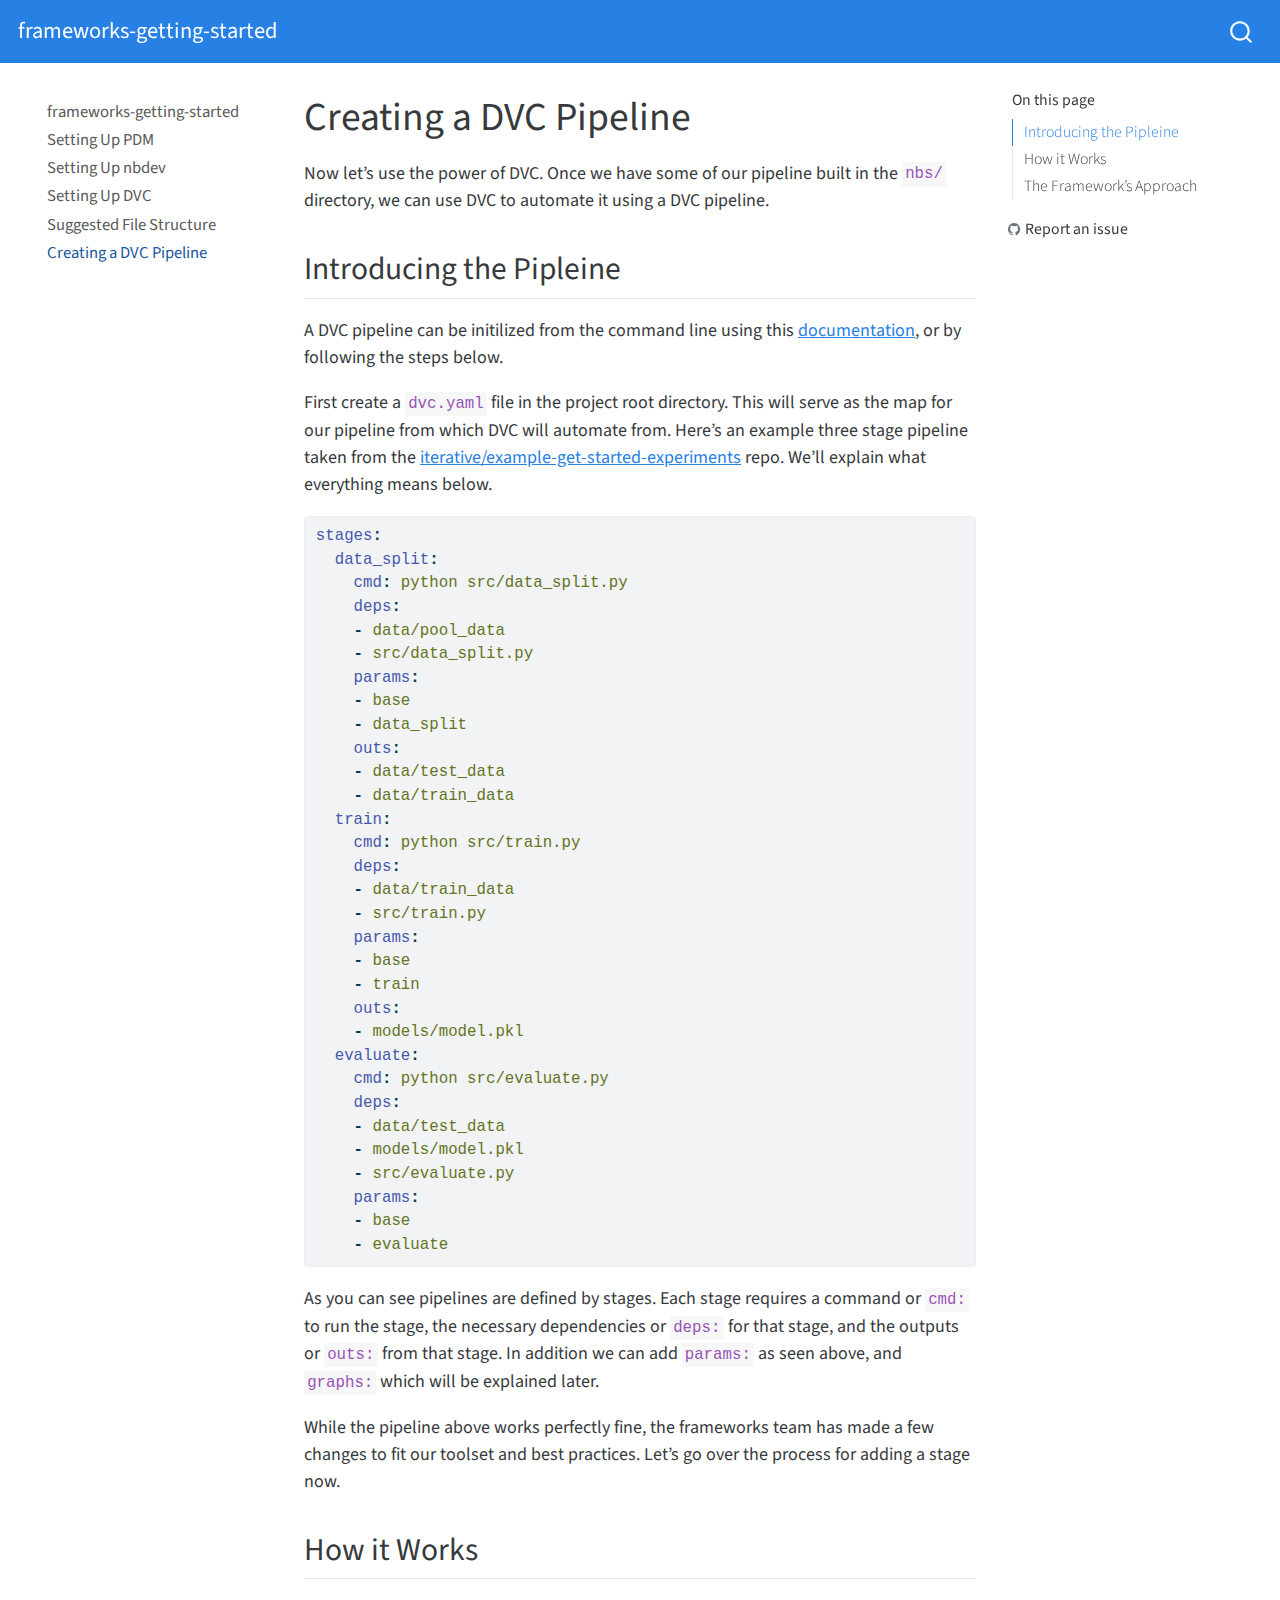
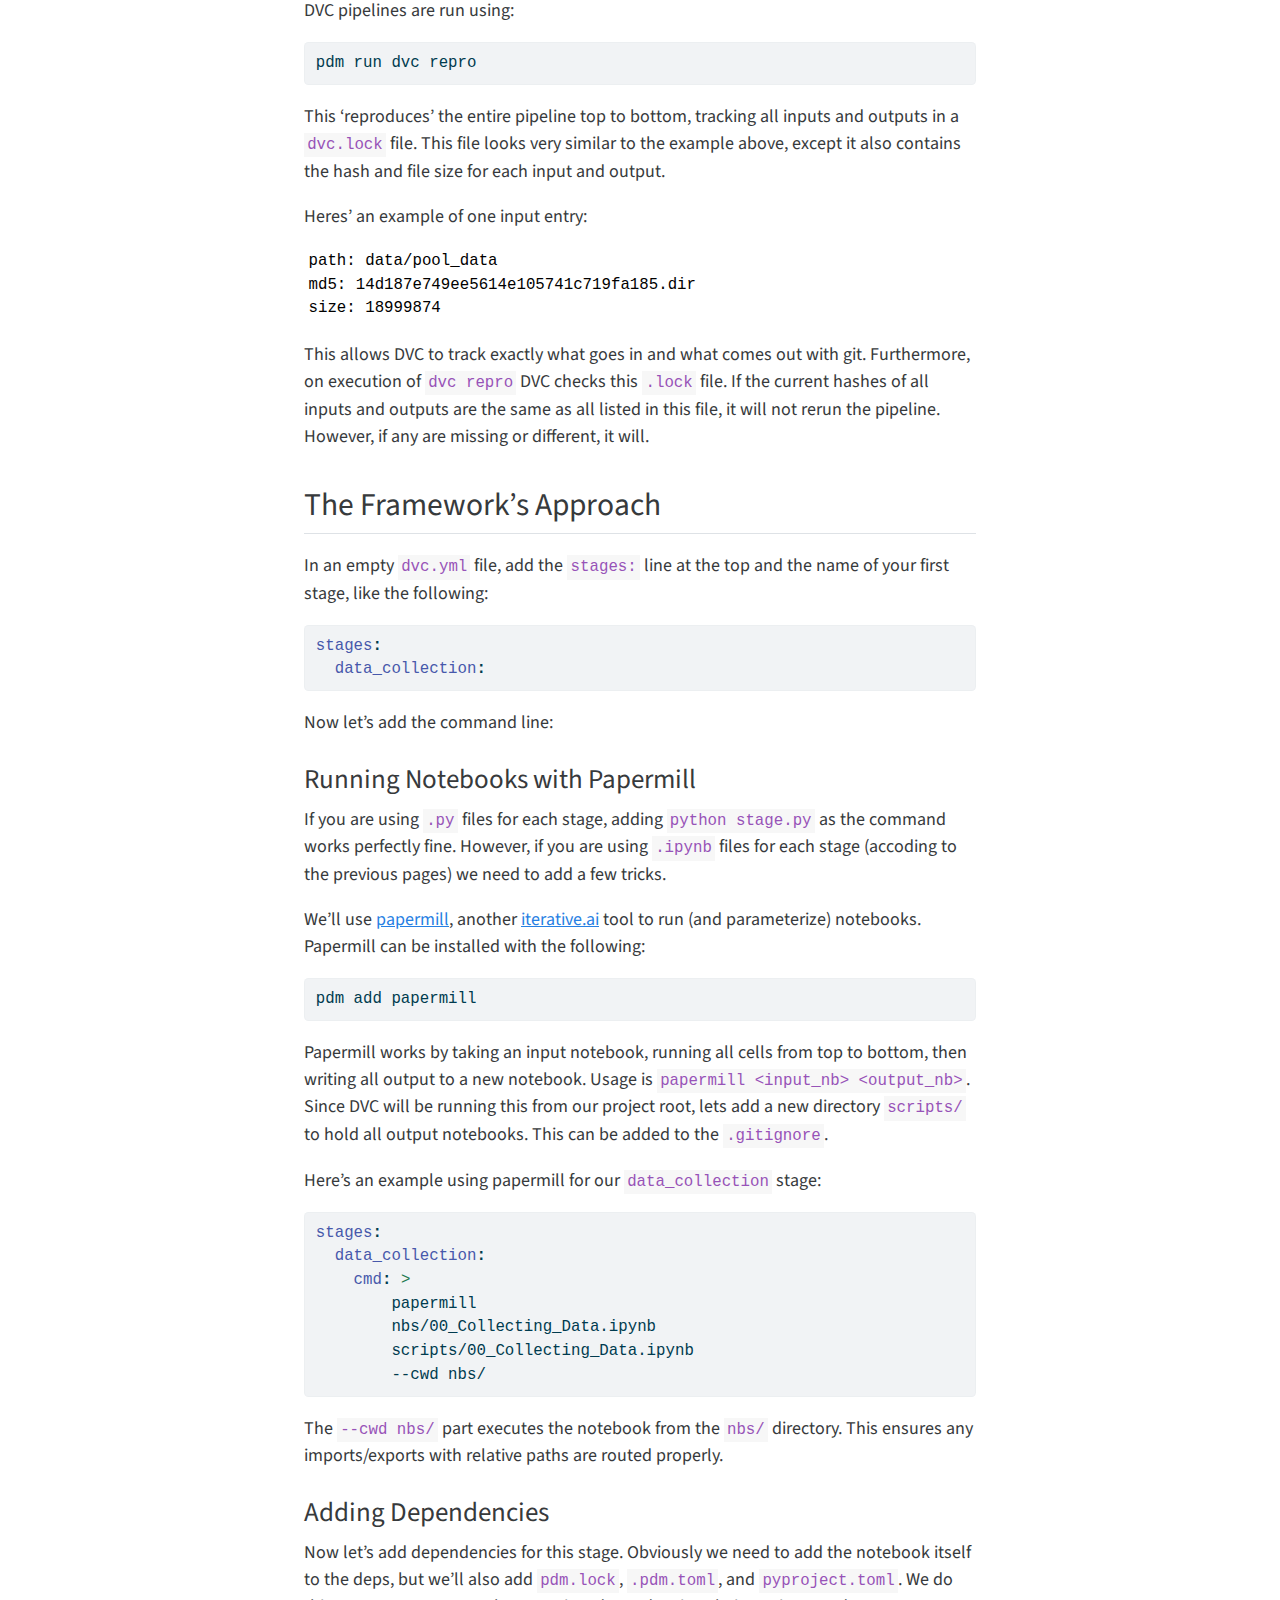
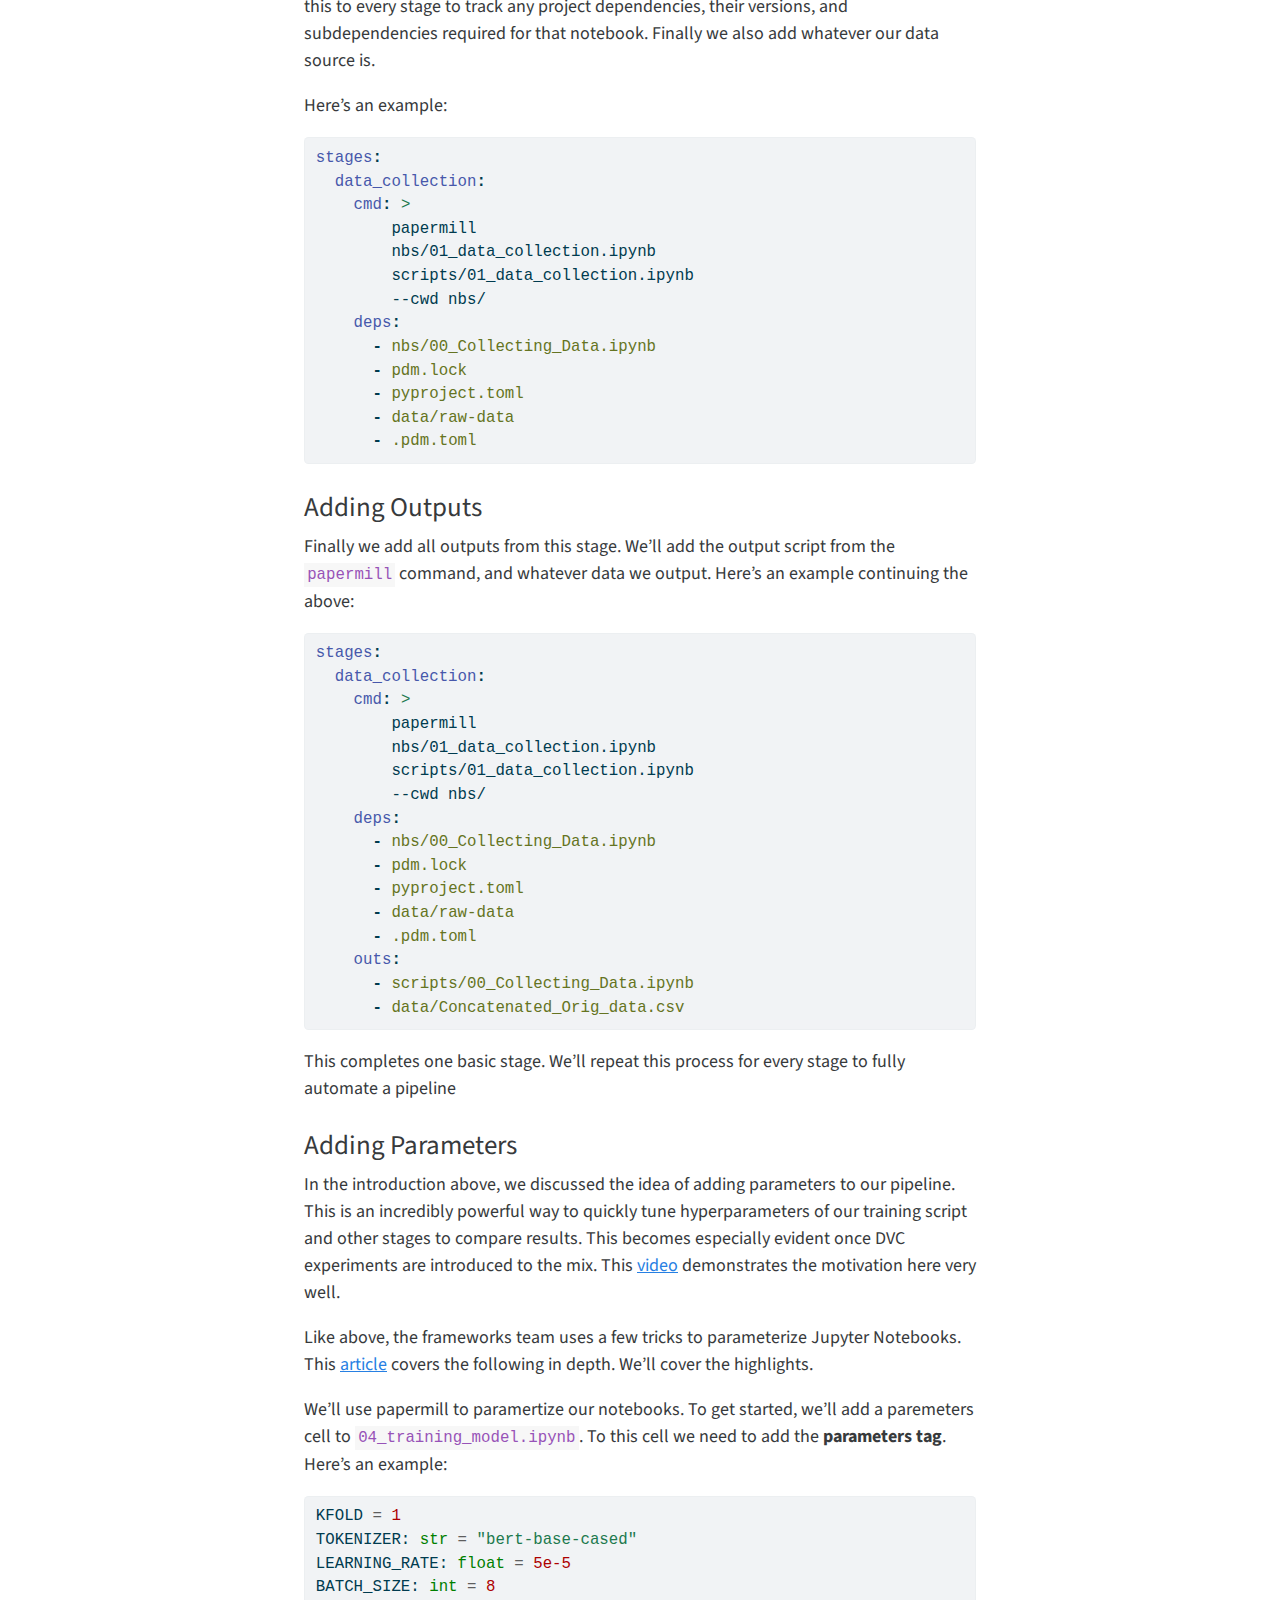
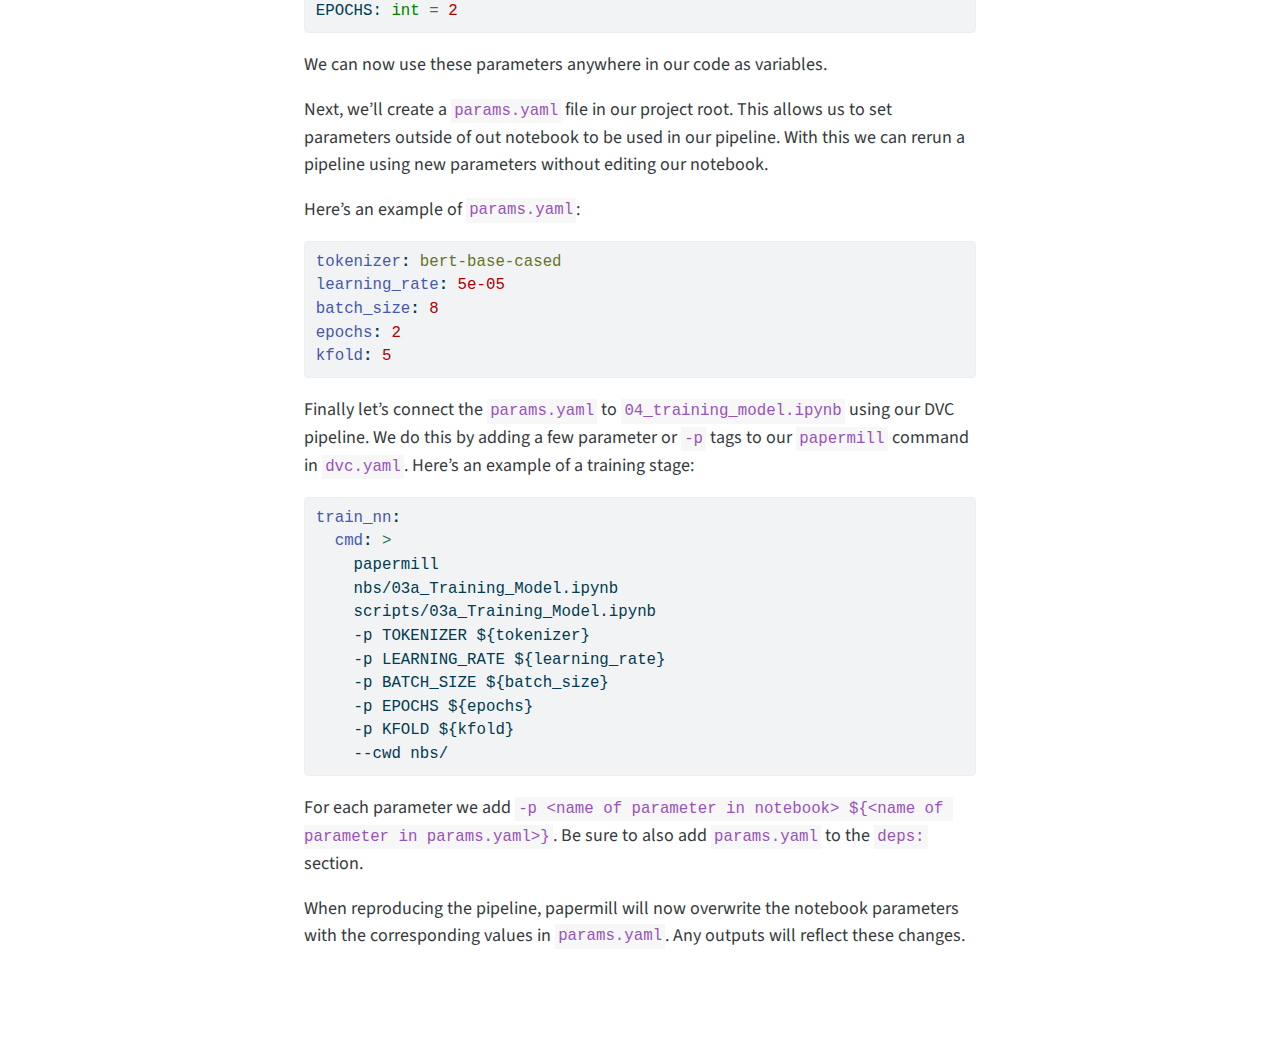
<file: _proc/_docs/dvc_pipeline.html>
<!DOCTYPE html>
<html xmlns="http://www.w3.org/1999/xhtml" lang="en" xml:lang="en"><head>

<meta charset="utf-8">
<meta name="generator" content="quarto-1.2.335">

<meta name="viewport" content="width=device-width, initial-scale=1.0, user-scalable=yes">


<title>frameworks-getting-started - Creating a DVC Pipeline</title>
<style>
code{white-space: pre-wrap;}
span.smallcaps{font-variant: small-caps;}
div.columns{display: flex; gap: min(4vw, 1.5em);}
div.column{flex: auto; overflow-x: auto;}
div.hanging-indent{margin-left: 1.5em; text-indent: -1.5em;}
ul.task-list{list-style: none;}
ul.task-list li input[type="checkbox"] {
  width: 0.8em;
  margin: 0 0.8em 0.2em -1.6em;
  vertical-align: middle;
}
pre > code.sourceCode { white-space: pre; position: relative; }
pre > code.sourceCode > span { display: inline-block; line-height: 1.25; }
pre > code.sourceCode > span:empty { height: 1.2em; }
.sourceCode { overflow: visible; }
code.sourceCode > span { color: inherit; text-decoration: inherit; }
div.sourceCode { margin: 1em 0; }
pre.sourceCode { margin: 0; }
@media screen {
div.sourceCode { overflow: auto; }
}
@media print {
pre > code.sourceCode { white-space: pre-wrap; }
pre > code.sourceCode > span { text-indent: -5em; padding-left: 5em; }
}
pre.numberSource code
  { counter-reset: source-line 0; }
pre.numberSource code > span
  { position: relative; left: -4em; counter-increment: source-line; }
pre.numberSource code > span > a:first-child::before
  { content: counter(source-line);
    position: relative; left: -1em; text-align: right; vertical-align: baseline;
    border: none; display: inline-block;
    -webkit-touch-callout: none; -webkit-user-select: none;
    -khtml-user-select: none; -moz-user-select: none;
    -ms-user-select: none; user-select: none;
    padding: 0 4px; width: 4em;
    color: #aaaaaa;
  }
pre.numberSource { margin-left: 3em; border-left: 1px solid #aaaaaa;  padding-left: 4px; }
div.sourceCode
  {   }
@media screen {
pre > code.sourceCode > span > a:first-child::before { text-decoration: underline; }
}
code span.al { color: #ff0000; font-weight: bold; } /* Alert */
code span.an { color: #60a0b0; font-weight: bold; font-style: italic; } /* Annotation */
code span.at { color: #7d9029; } /* Attribute */
code span.bn { color: #40a070; } /* BaseN */
code span.bu { color: #008000; } /* BuiltIn */
code span.cf { color: #007020; font-weight: bold; } /* ControlFlow */
code span.ch { color: #4070a0; } /* Char */
code span.cn { color: #880000; } /* Constant */
code span.co { color: #60a0b0; font-style: italic; } /* Comment */
code span.cv { color: #60a0b0; font-weight: bold; font-style: italic; } /* CommentVar */
code span.do { color: #ba2121; font-style: italic; } /* Documentation */
code span.dt { color: #902000; } /* DataType */
code span.dv { color: #40a070; } /* DecVal */
code span.er { color: #ff0000; font-weight: bold; } /* Error */
code span.ex { } /* Extension */
code span.fl { color: #40a070; } /* Float */
code span.fu { color: #06287e; } /* Function */
code span.im { color: #008000; font-weight: bold; } /* Import */
code span.in { color: #60a0b0; font-weight: bold; font-style: italic; } /* Information */
code span.kw { color: #007020; font-weight: bold; } /* Keyword */
code span.op { color: #666666; } /* Operator */
code span.ot { color: #007020; } /* Other */
code span.pp { color: #bc7a00; } /* Preprocessor */
code span.sc { color: #4070a0; } /* SpecialChar */
code span.ss { color: #bb6688; } /* SpecialString */
code span.st { color: #4070a0; } /* String */
code span.va { color: #19177c; } /* Variable */
code span.vs { color: #4070a0; } /* VerbatimString */
code span.wa { color: #60a0b0; font-weight: bold; font-style: italic; } /* Warning */
</style>


<script src="site_libs/quarto-nav/quarto-nav.js"></script>
<script src="site_libs/quarto-nav/headroom.min.js"></script>
<script src="site_libs/clipboard/clipboard.min.js"></script>
<script src="site_libs/quarto-search/autocomplete.umd.js"></script>
<script src="site_libs/quarto-search/fuse.min.js"></script>
<script src="site_libs/quarto-search/quarto-search.js"></script>
<meta name="quarto:offset" content="./">
<script src="site_libs/quarto-html/quarto.js"></script>
<script src="site_libs/quarto-html/popper.min.js"></script>
<script src="site_libs/quarto-html/tippy.umd.min.js"></script>
<script src="site_libs/quarto-html/anchor.min.js"></script>
<link href="site_libs/quarto-html/tippy.css" rel="stylesheet">
<link href="site_libs/quarto-html/quarto-syntax-highlighting.css" rel="stylesheet" id="quarto-text-highlighting-styles">
<script src="site_libs/bootstrap/bootstrap.min.js"></script>
<link href="site_libs/bootstrap/bootstrap-icons.css" rel="stylesheet">
<link href="site_libs/bootstrap/bootstrap.min.css" rel="stylesheet" id="quarto-bootstrap" data-mode="light">
<script id="quarto-search-options" type="application/json">{
  "location": "navbar",
  "copy-button": false,
  "collapse-after": 3,
  "panel-placement": "end",
  "type": "overlay",
  "limit": 20,
  "language": {
    "search-no-results-text": "No results",
    "search-matching-documents-text": "matching documents",
    "search-copy-link-title": "Copy link to search",
    "search-hide-matches-text": "Hide additional matches",
    "search-more-match-text": "more match in this document",
    "search-more-matches-text": "more matches in this document",
    "search-clear-button-title": "Clear",
    "search-detached-cancel-button-title": "Cancel",
    "search-submit-button-title": "Submit"
  }
}</script>


<link rel="stylesheet" href="styles.css">
<meta property="og:title" content="frameworks-getting-started - Creating a DVC Pipeline">
<meta property="og:description" content="Now let’s use the power of DVC. Once we have some of our pipeline built in the nbs/ directory, we can use DVC to automate it using a DVC pipeline.">
<meta property="og:site-name" content="frameworks-getting-started">
<meta name="twitter:title" content="frameworks-getting-started - Creating a DVC Pipeline">
<meta name="twitter:description" content="Now let’s use the power of DVC. Once we have some of our pipeline built in the nbs/ directory, we can use DVC to automate it using a DVC pipeline.">
<meta name="twitter:card" content="summary">
</head>

<body class="nav-sidebar floating nav-fixed">

<div id="quarto-search-results"></div>
  <header id="quarto-header" class="headroom fixed-top">
    <nav class="navbar navbar-expand-lg navbar-dark ">
      <div class="navbar-container container-fluid">
      <div class="navbar-brand-container">
    <a class="navbar-brand" href="./index.html">
    <span class="navbar-title">frameworks-getting-started</span>
    </a>
  </div>
          <div id="quarto-search" class="" title="Search"></div>
      </div> <!-- /container-fluid -->
    </nav>
  <nav class="quarto-secondary-nav" data-bs-toggle="collapse" data-bs-target="#quarto-sidebar" aria-controls="quarto-sidebar" aria-expanded="false" aria-label="Toggle sidebar navigation" onclick="if (window.quartoToggleHeadroom) { window.quartoToggleHeadroom(); }">
    <div class="container-fluid d-flex justify-content-between">
      <h1 class="quarto-secondary-nav-title">Creating a DVC Pipeline</h1>
      <button type="button" class="quarto-btn-toggle btn" aria-label="Show secondary navigation">
        <i class="bi bi-chevron-right"></i>
      </button>
    </div>
  </nav>
</header>
<!-- content -->
<div id="quarto-content" class="quarto-container page-columns page-rows-contents page-layout-article page-navbar">
<!-- sidebar -->
  <nav id="quarto-sidebar" class="sidebar collapse sidebar-navigation floating overflow-auto">
    <div class="sidebar-menu-container"> 
    <ul class="list-unstyled mt-1">
        <li class="sidebar-item">
  <div class="sidebar-item-container"> 
  <a href="./index.html" class="sidebar-item-text sidebar-link">frameworks-getting-started</a>
  </div>
</li>
        <li class="sidebar-item">
  <div class="sidebar-item-container"> 
  <a href="./pdm_setup.html" class="sidebar-item-text sidebar-link">Setting Up PDM</a>
  </div>
</li>
        <li class="sidebar-item">
  <div class="sidebar-item-container"> 
  <a href="./nbdev_setup.html" class="sidebar-item-text sidebar-link">Setting Up nbdev</a>
  </div>
</li>
        <li class="sidebar-item">
  <div class="sidebar-item-container"> 
  <a href="./dvc_setup.html" class="sidebar-item-text sidebar-link">Setting Up DVC</a>
  </div>
</li>
        <li class="sidebar-item">
  <div class="sidebar-item-container"> 
  <a href="./file_structure.html" class="sidebar-item-text sidebar-link">Suggested File Structure</a>
  </div>
</li>
        <li class="sidebar-item">
  <div class="sidebar-item-container"> 
  <a href="./dvc_pipeline.html" class="sidebar-item-text sidebar-link active">Creating a DVC Pipeline</a>
  </div>
</li>
    </ul>
    </div>
</nav>
<!-- margin-sidebar -->
    <div id="quarto-margin-sidebar" class="sidebar margin-sidebar">
        <nav id="TOC" role="doc-toc" class="toc-active">
    <h2 id="toc-title">On this page</h2>
   
  <ul>
  <li><a href="#introducing-the-pipleine" id="toc-introducing-the-pipleine" class="nav-link active" data-scroll-target="#introducing-the-pipleine">Introducing the Pipleine</a></li>
  <li><a href="#how-it-works" id="toc-how-it-works" class="nav-link" data-scroll-target="#how-it-works">How it Works</a></li>
  <li><a href="#the-frameworks-approach" id="toc-the-frameworks-approach" class="nav-link" data-scroll-target="#the-frameworks-approach">The Framework’s Approach</a>
  <ul class="collapse">
  <li><a href="#running-notebooks-with-papermill" id="toc-running-notebooks-with-papermill" class="nav-link" data-scroll-target="#running-notebooks-with-papermill">Running Notebooks with Papermill</a></li>
  <li><a href="#adding-dependencies" id="toc-adding-dependencies" class="nav-link" data-scroll-target="#adding-dependencies">Adding Dependencies</a></li>
  <li><a href="#adding-outputs" id="toc-adding-outputs" class="nav-link" data-scroll-target="#adding-outputs">Adding Outputs</a></li>
  <li><a href="#adding-parameters" id="toc-adding-parameters" class="nav-link" data-scroll-target="#adding-parameters">Adding Parameters</a></li>
  </ul></li>
  </ul>
<div class="toc-actions"><div><i class="bi bi-github"></i></div><div class="action-links"><p><a href="https://github.com/nd-crane/frameworks-getting-started/issues/new" class="toc-action">Report an issue</a></p></div></div></nav>
    </div>
<!-- main -->
<main class="content" id="quarto-document-content">

<header id="title-block-header" class="quarto-title-block default">
<div class="quarto-title">
<h1 class="title d-none d-lg-block">Creating a DVC Pipeline</h1>
</div>



<div class="quarto-title-meta">

    
  
    
  </div>
  

</header>

<!-- WARNING: THIS FILE WAS AUTOGENERATED! DO NOT EDIT! -->
<p>Now let’s use the power of DVC. Once we have some of our pipeline built in the <code>nbs/</code> directory, we can use DVC to automate it using a DVC pipeline.</p>
<section id="introducing-the-pipleine" class="level2">
<h2 class="anchored" data-anchor-id="introducing-the-pipleine">Introducing the Pipleine</h2>
<p>A DVC pipeline can be initilized from the command line using this <a href="&quot;https://dvc.org/doc/start/data-management/data-pipelines&quot;">documentation</a>, or by following the steps below.</p>
<p>First create a <code>dvc.yaml</code> file in the project root directory. This will serve as the map for our pipeline from which DVC will automate from. Here’s an example three stage pipeline taken from the <a href="'https://github.com/iterative/example-get-started-experiments'">iterative/example-get-started-experiments</a> repo. We’ll explain what everything means below.</p>
<div class="sourceCode" id="cb1"><pre class="sourceCode yaml code-with-copy"><code class="sourceCode yaml"><span id="cb1-1"><a href="#cb1-1" aria-hidden="true" tabindex="-1"></a><span class="fu">stages</span><span class="kw">:</span></span>
<span id="cb1-2"><a href="#cb1-2" aria-hidden="true" tabindex="-1"></a><span class="at">  </span><span class="fu">data_split</span><span class="kw">:</span></span>
<span id="cb1-3"><a href="#cb1-3" aria-hidden="true" tabindex="-1"></a><span class="at">    </span><span class="fu">cmd</span><span class="kw">:</span><span class="at"> python src/data_split.py</span></span>
<span id="cb1-4"><a href="#cb1-4" aria-hidden="true" tabindex="-1"></a><span class="at">    </span><span class="fu">deps</span><span class="kw">:</span></span>
<span id="cb1-5"><a href="#cb1-5" aria-hidden="true" tabindex="-1"></a><span class="at">    </span><span class="kw">-</span><span class="at"> data/pool_data</span></span>
<span id="cb1-6"><a href="#cb1-6" aria-hidden="true" tabindex="-1"></a><span class="at">    </span><span class="kw">-</span><span class="at"> src/data_split.py</span></span>
<span id="cb1-7"><a href="#cb1-7" aria-hidden="true" tabindex="-1"></a><span class="at">    </span><span class="fu">params</span><span class="kw">:</span></span>
<span id="cb1-8"><a href="#cb1-8" aria-hidden="true" tabindex="-1"></a><span class="at">    </span><span class="kw">-</span><span class="at"> base</span></span>
<span id="cb1-9"><a href="#cb1-9" aria-hidden="true" tabindex="-1"></a><span class="at">    </span><span class="kw">-</span><span class="at"> data_split</span></span>
<span id="cb1-10"><a href="#cb1-10" aria-hidden="true" tabindex="-1"></a><span class="at">    </span><span class="fu">outs</span><span class="kw">:</span></span>
<span id="cb1-11"><a href="#cb1-11" aria-hidden="true" tabindex="-1"></a><span class="at">    </span><span class="kw">-</span><span class="at"> data/test_data</span></span>
<span id="cb1-12"><a href="#cb1-12" aria-hidden="true" tabindex="-1"></a><span class="at">    </span><span class="kw">-</span><span class="at"> data/train_data</span></span>
<span id="cb1-13"><a href="#cb1-13" aria-hidden="true" tabindex="-1"></a><span class="at">  </span><span class="fu">train</span><span class="kw">:</span></span>
<span id="cb1-14"><a href="#cb1-14" aria-hidden="true" tabindex="-1"></a><span class="at">    </span><span class="fu">cmd</span><span class="kw">:</span><span class="at"> python src/train.py</span></span>
<span id="cb1-15"><a href="#cb1-15" aria-hidden="true" tabindex="-1"></a><span class="at">    </span><span class="fu">deps</span><span class="kw">:</span></span>
<span id="cb1-16"><a href="#cb1-16" aria-hidden="true" tabindex="-1"></a><span class="at">    </span><span class="kw">-</span><span class="at"> data/train_data</span></span>
<span id="cb1-17"><a href="#cb1-17" aria-hidden="true" tabindex="-1"></a><span class="at">    </span><span class="kw">-</span><span class="at"> src/train.py</span></span>
<span id="cb1-18"><a href="#cb1-18" aria-hidden="true" tabindex="-1"></a><span class="at">    </span><span class="fu">params</span><span class="kw">:</span></span>
<span id="cb1-19"><a href="#cb1-19" aria-hidden="true" tabindex="-1"></a><span class="at">    </span><span class="kw">-</span><span class="at"> base</span></span>
<span id="cb1-20"><a href="#cb1-20" aria-hidden="true" tabindex="-1"></a><span class="at">    </span><span class="kw">-</span><span class="at"> train</span></span>
<span id="cb1-21"><a href="#cb1-21" aria-hidden="true" tabindex="-1"></a><span class="at">    </span><span class="fu">outs</span><span class="kw">:</span></span>
<span id="cb1-22"><a href="#cb1-22" aria-hidden="true" tabindex="-1"></a><span class="at">    </span><span class="kw">-</span><span class="at"> models/model.pkl</span></span>
<span id="cb1-23"><a href="#cb1-23" aria-hidden="true" tabindex="-1"></a><span class="at">  </span><span class="fu">evaluate</span><span class="kw">:</span></span>
<span id="cb1-24"><a href="#cb1-24" aria-hidden="true" tabindex="-1"></a><span class="at">    </span><span class="fu">cmd</span><span class="kw">:</span><span class="at"> python src/evaluate.py</span></span>
<span id="cb1-25"><a href="#cb1-25" aria-hidden="true" tabindex="-1"></a><span class="at">    </span><span class="fu">deps</span><span class="kw">:</span></span>
<span id="cb1-26"><a href="#cb1-26" aria-hidden="true" tabindex="-1"></a><span class="at">    </span><span class="kw">-</span><span class="at"> data/test_data</span></span>
<span id="cb1-27"><a href="#cb1-27" aria-hidden="true" tabindex="-1"></a><span class="at">    </span><span class="kw">-</span><span class="at"> models/model.pkl</span></span>
<span id="cb1-28"><a href="#cb1-28" aria-hidden="true" tabindex="-1"></a><span class="at">    </span><span class="kw">-</span><span class="at"> src/evaluate.py</span></span>
<span id="cb1-29"><a href="#cb1-29" aria-hidden="true" tabindex="-1"></a><span class="at">    </span><span class="fu">params</span><span class="kw">:</span></span>
<span id="cb1-30"><a href="#cb1-30" aria-hidden="true" tabindex="-1"></a><span class="at">    </span><span class="kw">-</span><span class="at"> base</span></span>
<span id="cb1-31"><a href="#cb1-31" aria-hidden="true" tabindex="-1"></a><span class="at">    </span><span class="kw">-</span><span class="at"> evaluate</span></span></code><button title="Copy to Clipboard" class="code-copy-button"><i class="bi"></i></button></pre></div>
<p>As you can see pipelines are defined by stages. Each stage requires a command or <code>cmd:</code> to run the stage, the necessary dependencies or <code>deps:</code> for that stage, and the outputs or <code>outs:</code> from that stage. In addition we can add <code>params:</code> as seen above, and <code>graphs:</code> which will be explained later.</p>
<p>While the pipeline above works perfectly fine, the frameworks team has made a few changes to fit our toolset and best practices. Let’s go over the process for adding a stage now.</p>
</section>
<section id="how-it-works" class="level2">
<h2 class="anchored" data-anchor-id="how-it-works">How it Works</h2>
<p>DVC pipelines are run using:</p>
<div class="sourceCode" id="cb2"><pre class="sourceCode bash code-with-copy"><code class="sourceCode bash"><span id="cb2-1"><a href="#cb2-1" aria-hidden="true" tabindex="-1"></a><span class="ex">pdm</span> run dvc repro</span></code><button title="Copy to Clipboard" class="code-copy-button"><i class="bi"></i></button></pre></div>
<p>This ‘reproduces’ the entire pipeline top to bottom, tracking all inputs and outputs in a <code>dvc.lock</code> file. This file looks very similar to the example above, except it also contains the hash and file size for each input and output.</p>
<p>Heres’ an example of one input entry:</p>
<pre class="lock"><code>path: data/pool_data
md5: 14d187e749ee5614e105741c719fa185.dir
size: 18999874</code></pre>
<p>This allows DVC to track exactly what goes in and what comes out with git. Furthermore, on execution of <code>dvc repro</code> DVC checks this <code>.lock</code> file. If the current hashes of all inputs and outputs are the same as all listed in this file, it will not rerun the pipeline. However, if any are missing or different, it will.</p>
</section>
<section id="the-frameworks-approach" class="level2">
<h2 class="anchored" data-anchor-id="the-frameworks-approach">The Framework’s Approach</h2>
<p>In an empty <code>dvc.yml</code> file, add the <code>stages:</code> line at the top and the name of your first stage, like the following:</p>
<div class="sourceCode" id="cb4"><pre class="sourceCode yaml code-with-copy"><code class="sourceCode yaml"><span id="cb4-1"><a href="#cb4-1" aria-hidden="true" tabindex="-1"></a><span class="fu">stages</span><span class="kw">:</span></span>
<span id="cb4-2"><a href="#cb4-2" aria-hidden="true" tabindex="-1"></a><span class="at">  </span><span class="fu">data_collection</span><span class="kw">:</span></span></code><button title="Copy to Clipboard" class="code-copy-button"><i class="bi"></i></button></pre></div>
<p>Now let’s add the command line:</p>
<section id="running-notebooks-with-papermill" class="level3">
<h3 class="anchored" data-anchor-id="running-notebooks-with-papermill">Running Notebooks with Papermill</h3>
<p>If you are using <code>.py</code> files for each stage, adding <code>python stage.py</code> as the command works perfectly fine. However, if you are using <code>.ipynb</code> files for each stage (accoding to the previous pages) we need to add a few tricks.</p>
<p>We’ll use <a href="https://papermill.readthedocs.io/en/latest/usage-workflow.html">papermill</a>, another <a href="https://iterative.ai/">iterative.ai</a> tool to run (and parameterize) notebooks. Papermill can be installed with the following:</p>
<div class="sourceCode" id="cb5"><pre class="sourceCode bash code-with-copy"><code class="sourceCode bash"><span id="cb5-1"><a href="#cb5-1" aria-hidden="true" tabindex="-1"></a><span class="ex">pdm</span> add papermill</span></code><button title="Copy to Clipboard" class="code-copy-button"><i class="bi"></i></button></pre></div>
<p>Papermill works by taking an input notebook, running all cells from top to bottom, then writing all output to a new notebook. Usage is <code>papermill &lt;input_nb&gt; &lt;output_nb&gt;</code>. Since DVC will be running this from our project root, lets add a new directory <code>scripts/</code> to hold all output notebooks. This can be added to the <code>.gitignore</code>.</p>
<p>Here’s an example using papermill for our <code>data_collection</code> stage:</p>
<div class="sourceCode" id="cb6"><pre class="sourceCode yaml code-with-copy"><code class="sourceCode yaml"><span id="cb6-1"><a href="#cb6-1" aria-hidden="true" tabindex="-1"></a><span class="fu">stages</span><span class="kw">:</span></span>
<span id="cb6-2"><a href="#cb6-2" aria-hidden="true" tabindex="-1"></a><span class="at">  </span><span class="fu">data_collection</span><span class="kw">:</span></span>
<span id="cb6-3"><a href="#cb6-3" aria-hidden="true" tabindex="-1"></a><span class="fu">    cmd</span><span class="kw">: </span><span class="ch">&gt;</span></span>
<span id="cb6-4"><a href="#cb6-4" aria-hidden="true" tabindex="-1"></a>        papermill</span>
<span id="cb6-5"><a href="#cb6-5" aria-hidden="true" tabindex="-1"></a>        nbs/00_Collecting_Data.ipynb</span>
<span id="cb6-6"><a href="#cb6-6" aria-hidden="true" tabindex="-1"></a>        scripts/00_Collecting_Data.ipynb</span>
<span id="cb6-7"><a href="#cb6-7" aria-hidden="true" tabindex="-1"></a>        --cwd nbs/</span></code><button title="Copy to Clipboard" class="code-copy-button"><i class="bi"></i></button></pre></div>
<p>The <code>--cwd nbs/</code> part executes the notebook from the <code>nbs/</code> directory. This ensures any imports/exports with relative paths are routed properly.</p>
</section>
<section id="adding-dependencies" class="level3">
<h3 class="anchored" data-anchor-id="adding-dependencies">Adding Dependencies</h3>
<p>Now let’s add dependencies for this stage. Obviously we need to add the notebook itself to the deps, but we’ll also add <code>pdm.lock</code>, <code>.pdm.toml</code>, and <code>pyproject.toml</code>. We do this to every stage to track any project dependencies, their versions, and subdependencies required for that notebook. Finally we also add whatever our data source is.</p>
<p>Here’s an example:</p>
<div class="sourceCode" id="cb7"><pre class="sourceCode yaml code-with-copy"><code class="sourceCode yaml"><span id="cb7-1"><a href="#cb7-1" aria-hidden="true" tabindex="-1"></a><span class="fu">stages</span><span class="kw">:</span></span>
<span id="cb7-2"><a href="#cb7-2" aria-hidden="true" tabindex="-1"></a><span class="at">  </span><span class="fu">data_collection</span><span class="kw">:</span></span>
<span id="cb7-3"><a href="#cb7-3" aria-hidden="true" tabindex="-1"></a><span class="fu">    cmd</span><span class="kw">: </span><span class="ch">&gt;</span></span>
<span id="cb7-4"><a href="#cb7-4" aria-hidden="true" tabindex="-1"></a>        papermill </span>
<span id="cb7-5"><a href="#cb7-5" aria-hidden="true" tabindex="-1"></a>        nbs/01_data_collection.ipynb </span>
<span id="cb7-6"><a href="#cb7-6" aria-hidden="true" tabindex="-1"></a>        scripts/01_data_collection.ipynb </span>
<span id="cb7-7"><a href="#cb7-7" aria-hidden="true" tabindex="-1"></a>        --cwd nbs/</span>
<span id="cb7-8"><a href="#cb7-8" aria-hidden="true" tabindex="-1"></a><span class="at">    </span><span class="fu">deps</span><span class="kw">:</span></span>
<span id="cb7-9"><a href="#cb7-9" aria-hidden="true" tabindex="-1"></a><span class="at">      </span><span class="kw">-</span><span class="at"> nbs/00_Collecting_Data.ipynb</span></span>
<span id="cb7-10"><a href="#cb7-10" aria-hidden="true" tabindex="-1"></a><span class="at">      </span><span class="kw">-</span><span class="at"> pdm.lock</span></span>
<span id="cb7-11"><a href="#cb7-11" aria-hidden="true" tabindex="-1"></a><span class="at">      </span><span class="kw">-</span><span class="at"> pyproject.toml</span></span>
<span id="cb7-12"><a href="#cb7-12" aria-hidden="true" tabindex="-1"></a><span class="at">      </span><span class="kw">-</span><span class="at"> data/raw-data</span></span>
<span id="cb7-13"><a href="#cb7-13" aria-hidden="true" tabindex="-1"></a><span class="at">      </span><span class="kw">-</span><span class="at"> .pdm.toml</span></span></code><button title="Copy to Clipboard" class="code-copy-button"><i class="bi"></i></button></pre></div>
</section>
<section id="adding-outputs" class="level3">
<h3 class="anchored" data-anchor-id="adding-outputs">Adding Outputs</h3>
<p>Finally we add all outputs from this stage. We’ll add the output script from the <code>papermill</code> command, and whatever data we output. Here’s an example continuing the above:</p>
<div class="sourceCode" id="cb8"><pre class="sourceCode yaml code-with-copy"><code class="sourceCode yaml"><span id="cb8-1"><a href="#cb8-1" aria-hidden="true" tabindex="-1"></a><span class="fu">stages</span><span class="kw">:</span></span>
<span id="cb8-2"><a href="#cb8-2" aria-hidden="true" tabindex="-1"></a><span class="at">  </span><span class="fu">data_collection</span><span class="kw">:</span></span>
<span id="cb8-3"><a href="#cb8-3" aria-hidden="true" tabindex="-1"></a><span class="fu">    cmd</span><span class="kw">: </span><span class="ch">&gt;</span></span>
<span id="cb8-4"><a href="#cb8-4" aria-hidden="true" tabindex="-1"></a>        papermill </span>
<span id="cb8-5"><a href="#cb8-5" aria-hidden="true" tabindex="-1"></a>        nbs/01_data_collection.ipynb </span>
<span id="cb8-6"><a href="#cb8-6" aria-hidden="true" tabindex="-1"></a>        scripts/01_data_collection.ipynb </span>
<span id="cb8-7"><a href="#cb8-7" aria-hidden="true" tabindex="-1"></a>        --cwd nbs/</span>
<span id="cb8-8"><a href="#cb8-8" aria-hidden="true" tabindex="-1"></a><span class="at">    </span><span class="fu">deps</span><span class="kw">:</span></span>
<span id="cb8-9"><a href="#cb8-9" aria-hidden="true" tabindex="-1"></a><span class="at">      </span><span class="kw">-</span><span class="at"> nbs/00_Collecting_Data.ipynb</span></span>
<span id="cb8-10"><a href="#cb8-10" aria-hidden="true" tabindex="-1"></a><span class="at">      </span><span class="kw">-</span><span class="at"> pdm.lock</span></span>
<span id="cb8-11"><a href="#cb8-11" aria-hidden="true" tabindex="-1"></a><span class="at">      </span><span class="kw">-</span><span class="at"> pyproject.toml</span></span>
<span id="cb8-12"><a href="#cb8-12" aria-hidden="true" tabindex="-1"></a><span class="at">      </span><span class="kw">-</span><span class="at"> data/raw-data</span></span>
<span id="cb8-13"><a href="#cb8-13" aria-hidden="true" tabindex="-1"></a><span class="at">      </span><span class="kw">-</span><span class="at"> .pdm.toml</span></span>
<span id="cb8-14"><a href="#cb8-14" aria-hidden="true" tabindex="-1"></a><span class="at">    </span><span class="fu">outs</span><span class="kw">:</span></span>
<span id="cb8-15"><a href="#cb8-15" aria-hidden="true" tabindex="-1"></a><span class="at">      </span><span class="kw">-</span><span class="at"> scripts/00_Collecting_Data.ipynb</span></span>
<span id="cb8-16"><a href="#cb8-16" aria-hidden="true" tabindex="-1"></a><span class="at">      </span><span class="kw">-</span><span class="at"> data/Concatenated_Orig_data.csv</span></span></code><button title="Copy to Clipboard" class="code-copy-button"><i class="bi"></i></button></pre></div>
<p>This completes one basic stage. We’ll repeat this process for every stage to fully automate a pipeline</p>
</section>
<section id="adding-parameters" class="level3">
<h3 class="anchored" data-anchor-id="adding-parameters">Adding Parameters</h3>
<p>In the introduction above, we discussed the idea of adding parameters to our pipeline. This is an incredibly powerful way to quickly tune hyperparameters of our training script and other stages to compare results. This becomes especially evident once DVC experiments are introduced to the mix. This <a href="https://www.youtube.com/watch?v=iduHPtBncBk">video</a> demonstrates the motivation here very well.</p>
<p>Like above, the frameworks team uses a few tricks to parameterize Jupyter Notebooks. This <a href="https://iterative.ai/blog/jupyter-notebook-dvc-pipeline/">article</a> covers the following in depth. We’ll cover the highlights.</p>
<p>We’ll use papermill to paramertize our notebooks. To get started, we’ll add a paremeters cell to <code>04_training_model.ipynb</code>. To this cell we need to add the <strong>parameters tag</strong>. Here’s an example:</p>
<div class="cell" data-tags="[&quot;parameters&quot;]" data-execution_count="2">
<div class="sourceCode cell-code" id="cb9"><pre class="sourceCode python code-with-copy"><code class="sourceCode python"><span id="cb9-1"><a href="#cb9-1" aria-hidden="true" tabindex="-1"></a>KFOLD <span class="op">=</span> <span class="dv">1</span></span>
<span id="cb9-2"><a href="#cb9-2" aria-hidden="true" tabindex="-1"></a>TOKENIZER: <span class="bu">str</span> <span class="op">=</span> <span class="st">"bert-base-cased"</span></span>
<span id="cb9-3"><a href="#cb9-3" aria-hidden="true" tabindex="-1"></a>LEARNING_RATE: <span class="bu">float</span> <span class="op">=</span> <span class="fl">5e-5</span></span>
<span id="cb9-4"><a href="#cb9-4" aria-hidden="true" tabindex="-1"></a>BATCH_SIZE: <span class="bu">int</span> <span class="op">=</span> <span class="dv">8</span></span>
<span id="cb9-5"><a href="#cb9-5" aria-hidden="true" tabindex="-1"></a>EPOCHS: <span class="bu">int</span> <span class="op">=</span> <span class="dv">2</span></span></code><button title="Copy to Clipboard" class="code-copy-button"><i class="bi"></i></button></pre></div>
</div>
<p>We can now use these parameters anywhere in our code as variables.</p>
<p>Next, we’ll create a <code>params.yaml</code> file in our project root. This allows us to set parameters outside of out notebook to be used in our pipeline. With this we can rerun a pipeline using new parameters without editing our notebook.</p>
<p>Here’s an example of <code>params.yaml</code>:</p>
<div class="sourceCode" id="cb10"><pre class="sourceCode yaml code-with-copy"><code class="sourceCode yaml"><span id="cb10-1"><a href="#cb10-1" aria-hidden="true" tabindex="-1"></a><span class="fu">tokenizer</span><span class="kw">:</span><span class="at"> bert-base-cased</span></span>
<span id="cb10-2"><a href="#cb10-2" aria-hidden="true" tabindex="-1"></a><span class="fu">learning_rate</span><span class="kw">:</span><span class="at"> </span><span class="fl">5e-05</span></span>
<span id="cb10-3"><a href="#cb10-3" aria-hidden="true" tabindex="-1"></a><span class="fu">batch_size</span><span class="kw">:</span><span class="at"> </span><span class="dv">8</span></span>
<span id="cb10-4"><a href="#cb10-4" aria-hidden="true" tabindex="-1"></a><span class="fu">epochs</span><span class="kw">:</span><span class="at"> </span><span class="dv">2</span></span>
<span id="cb10-5"><a href="#cb10-5" aria-hidden="true" tabindex="-1"></a><span class="fu">kfold</span><span class="kw">:</span><span class="at"> </span><span class="dv">5</span></span></code><button title="Copy to Clipboard" class="code-copy-button"><i class="bi"></i></button></pre></div>
<p>Finally let’s connect the <code>params.yaml</code> to <code>04_training_model.ipynb</code> using our DVC pipeline. We do this by adding a few parameter or <code>-p</code> tags to our <code>papermill</code> command in <code>dvc.yaml</code>. Here’s an example of a training stage:</p>
<div class="sourceCode" id="cb11"><pre class="sourceCode yaml code-with-copy"><code class="sourceCode yaml"><span id="cb11-1"><a href="#cb11-1" aria-hidden="true" tabindex="-1"></a><span class="fu">train_nn</span><span class="kw">:</span></span>
<span id="cb11-2"><a href="#cb11-2" aria-hidden="true" tabindex="-1"></a><span class="fu">  cmd</span><span class="kw">: </span><span class="ch">&gt;</span></span>
<span id="cb11-3"><a href="#cb11-3" aria-hidden="true" tabindex="-1"></a>    papermill</span>
<span id="cb11-4"><a href="#cb11-4" aria-hidden="true" tabindex="-1"></a>    nbs/03a_Training_Model.ipynb</span>
<span id="cb11-5"><a href="#cb11-5" aria-hidden="true" tabindex="-1"></a>    scripts/03a_Training_Model.ipynb</span>
<span id="cb11-6"><a href="#cb11-6" aria-hidden="true" tabindex="-1"></a>    -p TOKENIZER ${tokenizer}</span>
<span id="cb11-7"><a href="#cb11-7" aria-hidden="true" tabindex="-1"></a>    -p LEARNING_RATE ${learning_rate}</span>
<span id="cb11-8"><a href="#cb11-8" aria-hidden="true" tabindex="-1"></a>    -p BATCH_SIZE ${batch_size}</span>
<span id="cb11-9"><a href="#cb11-9" aria-hidden="true" tabindex="-1"></a>    -p EPOCHS ${epochs}</span>
<span id="cb11-10"><a href="#cb11-10" aria-hidden="true" tabindex="-1"></a>    -p KFOLD ${kfold}</span>
<span id="cb11-11"><a href="#cb11-11" aria-hidden="true" tabindex="-1"></a>    --cwd nbs/</span></code><button title="Copy to Clipboard" class="code-copy-button"><i class="bi"></i></button></pre></div>
<p>For each parameter we add <code>-p &lt;name of parameter in notebook&gt; ${&lt;name of parameter in params.yaml&gt;}</code>. Be sure to also add <code>params.yaml</code> to the <code>deps:</code> section.</p>
<p>When reproducing the pipeline, papermill will now overwrite the notebook parameters with the corresponding values in <code>params.yaml</code>. Any outputs will reflect these changes.</p>


</section>
</section>

</main> <!-- /main -->
<script id="quarto-html-after-body" type="application/javascript">
window.document.addEventListener("DOMContentLoaded", function (event) {
  const toggleBodyColorMode = (bsSheetEl) => {
    const mode = bsSheetEl.getAttribute("data-mode");
    const bodyEl = window.document.querySelector("body");
    if (mode === "dark") {
      bodyEl.classList.add("quarto-dark");
      bodyEl.classList.remove("quarto-light");
    } else {
      bodyEl.classList.add("quarto-light");
      bodyEl.classList.remove("quarto-dark");
    }
  }
  const toggleBodyColorPrimary = () => {
    const bsSheetEl = window.document.querySelector("link#quarto-bootstrap");
    if (bsSheetEl) {
      toggleBodyColorMode(bsSheetEl);
    }
  }
  toggleBodyColorPrimary();  
  const icon = "";
  const anchorJS = new window.AnchorJS();
  anchorJS.options = {
    placement: 'right',
    icon: icon
  };
  anchorJS.add('.anchored');
  const clipboard = new window.ClipboardJS('.code-copy-button', {
    target: function(trigger) {
      return trigger.previousElementSibling;
    }
  });
  clipboard.on('success', function(e) {
    // button target
    const button = e.trigger;
    // don't keep focus
    button.blur();
    // flash "checked"
    button.classList.add('code-copy-button-checked');
    var currentTitle = button.getAttribute("title");
    button.setAttribute("title", "Copied!");
    let tooltip;
    if (window.bootstrap) {
      button.setAttribute("data-bs-toggle", "tooltip");
      button.setAttribute("data-bs-placement", "left");
      button.setAttribute("data-bs-title", "Copied!");
      tooltip = new bootstrap.Tooltip(button, 
        { trigger: "manual", 
          customClass: "code-copy-button-tooltip",
          offset: [0, -8]});
      tooltip.show();    
    }
    setTimeout(function() {
      if (tooltip) {
        tooltip.hide();
        button.removeAttribute("data-bs-title");
        button.removeAttribute("data-bs-toggle");
        button.removeAttribute("data-bs-placement");
      }
      button.setAttribute("title", currentTitle);
      button.classList.remove('code-copy-button-checked');
    }, 1000);
    // clear code selection
    e.clearSelection();
  });
  function tippyHover(el, contentFn) {
    const config = {
      allowHTML: true,
      content: contentFn,
      maxWidth: 500,
      delay: 100,
      arrow: false,
      appendTo: function(el) {
          return el.parentElement;
      },
      interactive: true,
      interactiveBorder: 10,
      theme: 'quarto',
      placement: 'bottom-start'
    };
    window.tippy(el, config); 
  }
  const noterefs = window.document.querySelectorAll('a[role="doc-noteref"]');
  for (var i=0; i<noterefs.length; i++) {
    const ref = noterefs[i];
    tippyHover(ref, function() {
      // use id or data attribute instead here
      let href = ref.getAttribute('data-footnote-href') || ref.getAttribute('href');
      try { href = new URL(href).hash; } catch {}
      const id = href.replace(/^#\/?/, "");
      const note = window.document.getElementById(id);
      return note.innerHTML;
    });
  }
  const findCites = (el) => {
    const parentEl = el.parentElement;
    if (parentEl) {
      const cites = parentEl.dataset.cites;
      if (cites) {
        return {
          el,
          cites: cites.split(' ')
        };
      } else {
        return findCites(el.parentElement)
      }
    } else {
      return undefined;
    }
  };
  var bibliorefs = window.document.querySelectorAll('a[role="doc-biblioref"]');
  for (var i=0; i<bibliorefs.length; i++) {
    const ref = bibliorefs[i];
    const citeInfo = findCites(ref);
    if (citeInfo) {
      tippyHover(citeInfo.el, function() {
        var popup = window.document.createElement('div');
        citeInfo.cites.forEach(function(cite) {
          var citeDiv = window.document.createElement('div');
          citeDiv.classList.add('hanging-indent');
          citeDiv.classList.add('csl-entry');
          var biblioDiv = window.document.getElementById('ref-' + cite);
          if (biblioDiv) {
            citeDiv.innerHTML = biblioDiv.innerHTML;
          }
          popup.appendChild(citeDiv);
        });
        return popup.innerHTML;
      });
    }
  }
});
</script>
</div> <!-- /content -->



</body></html>
</file>
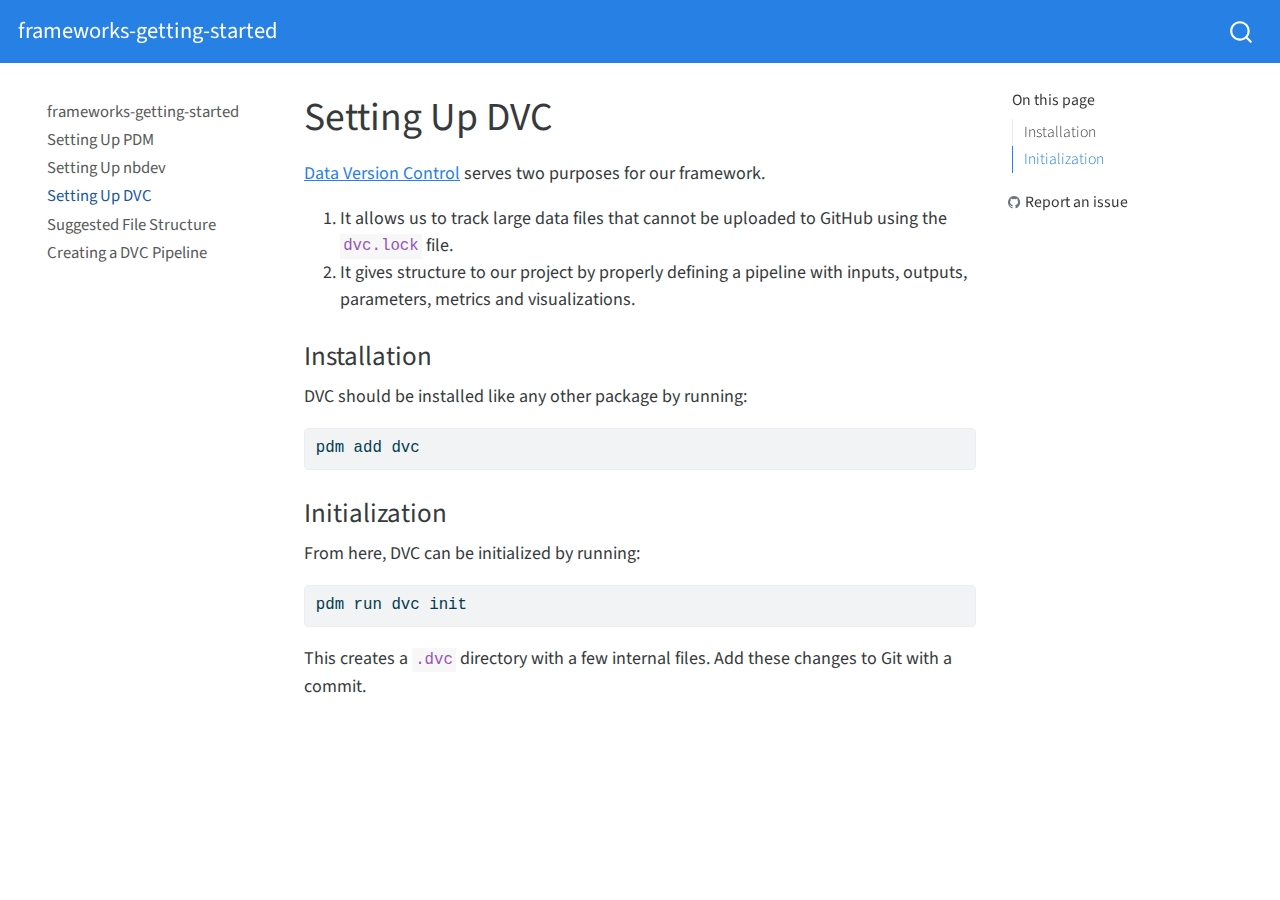
<file: _proc/_docs/dvc_setup.html>
<!DOCTYPE html>
<html xmlns="http://www.w3.org/1999/xhtml" lang="en" xml:lang="en"><head>

<meta charset="utf-8">
<meta name="generator" content="quarto-1.2.335">

<meta name="viewport" content="width=device-width, initial-scale=1.0, user-scalable=yes">


<title>frameworks-getting-started - Setting Up DVC</title>
<style>
code{white-space: pre-wrap;}
span.smallcaps{font-variant: small-caps;}
div.columns{display: flex; gap: min(4vw, 1.5em);}
div.column{flex: auto; overflow-x: auto;}
div.hanging-indent{margin-left: 1.5em; text-indent: -1.5em;}
ul.task-list{list-style: none;}
ul.task-list li input[type="checkbox"] {
  width: 0.8em;
  margin: 0 0.8em 0.2em -1.6em;
  vertical-align: middle;
}
pre > code.sourceCode { white-space: pre; position: relative; }
pre > code.sourceCode > span { display: inline-block; line-height: 1.25; }
pre > code.sourceCode > span:empty { height: 1.2em; }
.sourceCode { overflow: visible; }
code.sourceCode > span { color: inherit; text-decoration: inherit; }
div.sourceCode { margin: 1em 0; }
pre.sourceCode { margin: 0; }
@media screen {
div.sourceCode { overflow: auto; }
}
@media print {
pre > code.sourceCode { white-space: pre-wrap; }
pre > code.sourceCode > span { text-indent: -5em; padding-left: 5em; }
}
pre.numberSource code
  { counter-reset: source-line 0; }
pre.numberSource code > span
  { position: relative; left: -4em; counter-increment: source-line; }
pre.numberSource code > span > a:first-child::before
  { content: counter(source-line);
    position: relative; left: -1em; text-align: right; vertical-align: baseline;
    border: none; display: inline-block;
    -webkit-touch-callout: none; -webkit-user-select: none;
    -khtml-user-select: none; -moz-user-select: none;
    -ms-user-select: none; user-select: none;
    padding: 0 4px; width: 4em;
    color: #aaaaaa;
  }
pre.numberSource { margin-left: 3em; border-left: 1px solid #aaaaaa;  padding-left: 4px; }
div.sourceCode
  {   }
@media screen {
pre > code.sourceCode > span > a:first-child::before { text-decoration: underline; }
}
code span.al { color: #ff0000; font-weight: bold; } /* Alert */
code span.an { color: #60a0b0; font-weight: bold; font-style: italic; } /* Annotation */
code span.at { color: #7d9029; } /* Attribute */
code span.bn { color: #40a070; } /* BaseN */
code span.bu { color: #008000; } /* BuiltIn */
code span.cf { color: #007020; font-weight: bold; } /* ControlFlow */
code span.ch { color: #4070a0; } /* Char */
code span.cn { color: #880000; } /* Constant */
code span.co { color: #60a0b0; font-style: italic; } /* Comment */
code span.cv { color: #60a0b0; font-weight: bold; font-style: italic; } /* CommentVar */
code span.do { color: #ba2121; font-style: italic; } /* Documentation */
code span.dt { color: #902000; } /* DataType */
code span.dv { color: #40a070; } /* DecVal */
code span.er { color: #ff0000; font-weight: bold; } /* Error */
code span.ex { } /* Extension */
code span.fl { color: #40a070; } /* Float */
code span.fu { color: #06287e; } /* Function */
code span.im { color: #008000; font-weight: bold; } /* Import */
code span.in { color: #60a0b0; font-weight: bold; font-style: italic; } /* Information */
code span.kw { color: #007020; font-weight: bold; } /* Keyword */
code span.op { color: #666666; } /* Operator */
code span.ot { color: #007020; } /* Other */
code span.pp { color: #bc7a00; } /* Preprocessor */
code span.sc { color: #4070a0; } /* SpecialChar */
code span.ss { color: #bb6688; } /* SpecialString */
code span.st { color: #4070a0; } /* String */
code span.va { color: #19177c; } /* Variable */
code span.vs { color: #4070a0; } /* VerbatimString */
code span.wa { color: #60a0b0; font-weight: bold; font-style: italic; } /* Warning */
</style>


<script src="site_libs/quarto-nav/quarto-nav.js"></script>
<script src="site_libs/quarto-nav/headroom.min.js"></script>
<script src="site_libs/clipboard/clipboard.min.js"></script>
<script src="site_libs/quarto-search/autocomplete.umd.js"></script>
<script src="site_libs/quarto-search/fuse.min.js"></script>
<script src="site_libs/quarto-search/quarto-search.js"></script>
<meta name="quarto:offset" content="./">
<script src="site_libs/quarto-html/quarto.js"></script>
<script src="site_libs/quarto-html/popper.min.js"></script>
<script src="site_libs/quarto-html/tippy.umd.min.js"></script>
<script src="site_libs/quarto-html/anchor.min.js"></script>
<link href="site_libs/quarto-html/tippy.css" rel="stylesheet">
<link href="site_libs/quarto-html/quarto-syntax-highlighting.css" rel="stylesheet" id="quarto-text-highlighting-styles">
<script src="site_libs/bootstrap/bootstrap.min.js"></script>
<link href="site_libs/bootstrap/bootstrap-icons.css" rel="stylesheet">
<link href="site_libs/bootstrap/bootstrap.min.css" rel="stylesheet" id="quarto-bootstrap" data-mode="light">
<script id="quarto-search-options" type="application/json">{
  "location": "navbar",
  "copy-button": false,
  "collapse-after": 3,
  "panel-placement": "end",
  "type": "overlay",
  "limit": 20,
  "language": {
    "search-no-results-text": "No results",
    "search-matching-documents-text": "matching documents",
    "search-copy-link-title": "Copy link to search",
    "search-hide-matches-text": "Hide additional matches",
    "search-more-match-text": "more match in this document",
    "search-more-matches-text": "more matches in this document",
    "search-clear-button-title": "Clear",
    "search-detached-cancel-button-title": "Cancel",
    "search-submit-button-title": "Submit"
  }
}</script>


<link rel="stylesheet" href="styles.css">
<meta property="og:title" content="frameworks-getting-started - Setting Up DVC">
<meta property="og:description" content="Data Version Control serves two purposes for our framework.">
<meta property="og:site-name" content="frameworks-getting-started">
<meta name="twitter:title" content="frameworks-getting-started - Setting Up DVC">
<meta name="twitter:description" content="Data Version Control serves two purposes for our framework.">
<meta name="twitter:card" content="summary">
</head>

<body class="nav-sidebar floating nav-fixed">

<div id="quarto-search-results"></div>
  <header id="quarto-header" class="headroom fixed-top">
    <nav class="navbar navbar-expand-lg navbar-dark ">
      <div class="navbar-container container-fluid">
      <div class="navbar-brand-container">
    <a class="navbar-brand" href="./index.html">
    <span class="navbar-title">frameworks-getting-started</span>
    </a>
  </div>
          <div id="quarto-search" class="" title="Search"></div>
      </div> <!-- /container-fluid -->
    </nav>
  <nav class="quarto-secondary-nav" data-bs-toggle="collapse" data-bs-target="#quarto-sidebar" aria-controls="quarto-sidebar" aria-expanded="false" aria-label="Toggle sidebar navigation" onclick="if (window.quartoToggleHeadroom) { window.quartoToggleHeadroom(); }">
    <div class="container-fluid d-flex justify-content-between">
      <h1 class="quarto-secondary-nav-title">Setting Up DVC</h1>
      <button type="button" class="quarto-btn-toggle btn" aria-label="Show secondary navigation">
        <i class="bi bi-chevron-right"></i>
      </button>
    </div>
  </nav>
</header>
<!-- content -->
<div id="quarto-content" class="quarto-container page-columns page-rows-contents page-layout-article page-navbar">
<!-- sidebar -->
  <nav id="quarto-sidebar" class="sidebar collapse sidebar-navigation floating overflow-auto">
    <div class="sidebar-menu-container"> 
    <ul class="list-unstyled mt-1">
        <li class="sidebar-item">
  <div class="sidebar-item-container"> 
  <a href="./index.html" class="sidebar-item-text sidebar-link">frameworks-getting-started</a>
  </div>
</li>
        <li class="sidebar-item">
  <div class="sidebar-item-container"> 
  <a href="./pdm_setup.html" class="sidebar-item-text sidebar-link">Setting Up PDM</a>
  </div>
</li>
        <li class="sidebar-item">
  <div class="sidebar-item-container"> 
  <a href="./nbdev_setup.html" class="sidebar-item-text sidebar-link">Setting Up nbdev</a>
  </div>
</li>
        <li class="sidebar-item">
  <div class="sidebar-item-container"> 
  <a href="./dvc_setup.html" class="sidebar-item-text sidebar-link active">Setting Up DVC</a>
  </div>
</li>
        <li class="sidebar-item">
  <div class="sidebar-item-container"> 
  <a href="./file_structure.html" class="sidebar-item-text sidebar-link">Suggested File Structure</a>
  </div>
</li>
        <li class="sidebar-item">
  <div class="sidebar-item-container"> 
  <a href="./dvc_pipeline.html" class="sidebar-item-text sidebar-link">Creating a DVC Pipeline</a>
  </div>
</li>
    </ul>
    </div>
</nav>
<!-- margin-sidebar -->
    <div id="quarto-margin-sidebar" class="sidebar margin-sidebar">
        <nav id="TOC" role="doc-toc" class="toc-active">
    <h2 id="toc-title">On this page</h2>
   
  <ul>
  <li><a href="#installation" id="toc-installation" class="nav-link active" data-scroll-target="#installation">Installation</a></li>
  <li><a href="#initialization" id="toc-initialization" class="nav-link" data-scroll-target="#initialization">Initialization</a></li>
  </ul>
<div class="toc-actions"><div><i class="bi bi-github"></i></div><div class="action-links"><p><a href="https://github.com/nd-crane/frameworks-getting-started/issues/new" class="toc-action">Report an issue</a></p></div></div></nav>
    </div>
<!-- main -->
<main class="content" id="quarto-document-content">

<header id="title-block-header" class="quarto-title-block default">
<div class="quarto-title">
<h1 class="title d-none d-lg-block">Setting Up DVC</h1>
</div>



<div class="quarto-title-meta">

    
  
    
  </div>
  

</header>

<!-- WARNING: THIS FILE WAS AUTOGENERATED! DO NOT EDIT! -->
<p><a href="dvc.org">Data Version Control</a> serves two purposes for our framework.</p>
<ol type="1">
<li>It allows us to track large data files that cannot be uploaded to GitHub using the <code>dvc.lock</code> file.</li>
<li>It gives structure to our project by properly defining a pipeline with inputs, outputs, parameters, metrics and visualizations.</li>
</ol>
<section id="installation" class="level3">
<h3 class="anchored" data-anchor-id="installation">Installation</h3>
<p>DVC should be installed like any other package by running:</p>
<div class="sourceCode" id="cb1"><pre class="sourceCode bash code-with-copy"><code class="sourceCode bash"><span id="cb1-1"><a href="#cb1-1" aria-hidden="true" tabindex="-1"></a><span class="ex">pdm</span> add dvc</span></code><button title="Copy to Clipboard" class="code-copy-button"><i class="bi"></i></button></pre></div>
</section>
<section id="initialization" class="level3">
<h3 class="anchored" data-anchor-id="initialization">Initialization</h3>
<p>From here, DVC can be initialized by running:</p>
<div class="sourceCode" id="cb2"><pre class="sourceCode bash code-with-copy"><code class="sourceCode bash"><span id="cb2-1"><a href="#cb2-1" aria-hidden="true" tabindex="-1"></a><span class="ex">pdm</span> run dvc init</span></code><button title="Copy to Clipboard" class="code-copy-button"><i class="bi"></i></button></pre></div>
<p>This creates a <code>.dvc</code> directory with a few internal files. Add these changes to Git with a commit.</p>


</section>

</main> <!-- /main -->
<script id="quarto-html-after-body" type="application/javascript">
window.document.addEventListener("DOMContentLoaded", function (event) {
  const toggleBodyColorMode = (bsSheetEl) => {
    const mode = bsSheetEl.getAttribute("data-mode");
    const bodyEl = window.document.querySelector("body");
    if (mode === "dark") {
      bodyEl.classList.add("quarto-dark");
      bodyEl.classList.remove("quarto-light");
    } else {
      bodyEl.classList.add("quarto-light");
      bodyEl.classList.remove("quarto-dark");
    }
  }
  const toggleBodyColorPrimary = () => {
    const bsSheetEl = window.document.querySelector("link#quarto-bootstrap");
    if (bsSheetEl) {
      toggleBodyColorMode(bsSheetEl);
    }
  }
  toggleBodyColorPrimary();  
  const icon = "";
  const anchorJS = new window.AnchorJS();
  anchorJS.options = {
    placement: 'right',
    icon: icon
  };
  anchorJS.add('.anchored');
  const clipboard = new window.ClipboardJS('.code-copy-button', {
    target: function(trigger) {
      return trigger.previousElementSibling;
    }
  });
  clipboard.on('success', function(e) {
    // button target
    const button = e.trigger;
    // don't keep focus
    button.blur();
    // flash "checked"
    button.classList.add('code-copy-button-checked');
    var currentTitle = button.getAttribute("title");
    button.setAttribute("title", "Copied!");
    let tooltip;
    if (window.bootstrap) {
      button.setAttribute("data-bs-toggle", "tooltip");
      button.setAttribute("data-bs-placement", "left");
      button.setAttribute("data-bs-title", "Copied!");
      tooltip = new bootstrap.Tooltip(button, 
        { trigger: "manual", 
          customClass: "code-copy-button-tooltip",
          offset: [0, -8]});
      tooltip.show();    
    }
    setTimeout(function() {
      if (tooltip) {
        tooltip.hide();
        button.removeAttribute("data-bs-title");
        button.removeAttribute("data-bs-toggle");
        button.removeAttribute("data-bs-placement");
      }
      button.setAttribute("title", currentTitle);
      button.classList.remove('code-copy-button-checked');
    }, 1000);
    // clear code selection
    e.clearSelection();
  });
  function tippyHover(el, contentFn) {
    const config = {
      allowHTML: true,
      content: contentFn,
      maxWidth: 500,
      delay: 100,
      arrow: false,
      appendTo: function(el) {
          return el.parentElement;
      },
      interactive: true,
      interactiveBorder: 10,
      theme: 'quarto',
      placement: 'bottom-start'
    };
    window.tippy(el, config); 
  }
  const noterefs = window.document.querySelectorAll('a[role="doc-noteref"]');
  for (var i=0; i<noterefs.length; i++) {
    const ref = noterefs[i];
    tippyHover(ref, function() {
      // use id or data attribute instead here
      let href = ref.getAttribute('data-footnote-href') || ref.getAttribute('href');
      try { href = new URL(href).hash; } catch {}
      const id = href.replace(/^#\/?/, "");
      const note = window.document.getElementById(id);
      return note.innerHTML;
    });
  }
  const findCites = (el) => {
    const parentEl = el.parentElement;
    if (parentEl) {
      const cites = parentEl.dataset.cites;
      if (cites) {
        return {
          el,
          cites: cites.split(' ')
        };
      } else {
        return findCites(el.parentElement)
      }
    } else {
      return undefined;
    }
  };
  var bibliorefs = window.document.querySelectorAll('a[role="doc-biblioref"]');
  for (var i=0; i<bibliorefs.length; i++) {
    const ref = bibliorefs[i];
    const citeInfo = findCites(ref);
    if (citeInfo) {
      tippyHover(citeInfo.el, function() {
        var popup = window.document.createElement('div');
        citeInfo.cites.forEach(function(cite) {
          var citeDiv = window.document.createElement('div');
          citeDiv.classList.add('hanging-indent');
          citeDiv.classList.add('csl-entry');
          var biblioDiv = window.document.getElementById('ref-' + cite);
          if (biblioDiv) {
            citeDiv.innerHTML = biblioDiv.innerHTML;
          }
          popup.appendChild(citeDiv);
        });
        return popup.innerHTML;
      });
    }
  }
});
</script>
</div> <!-- /content -->



</body></html>
</file>
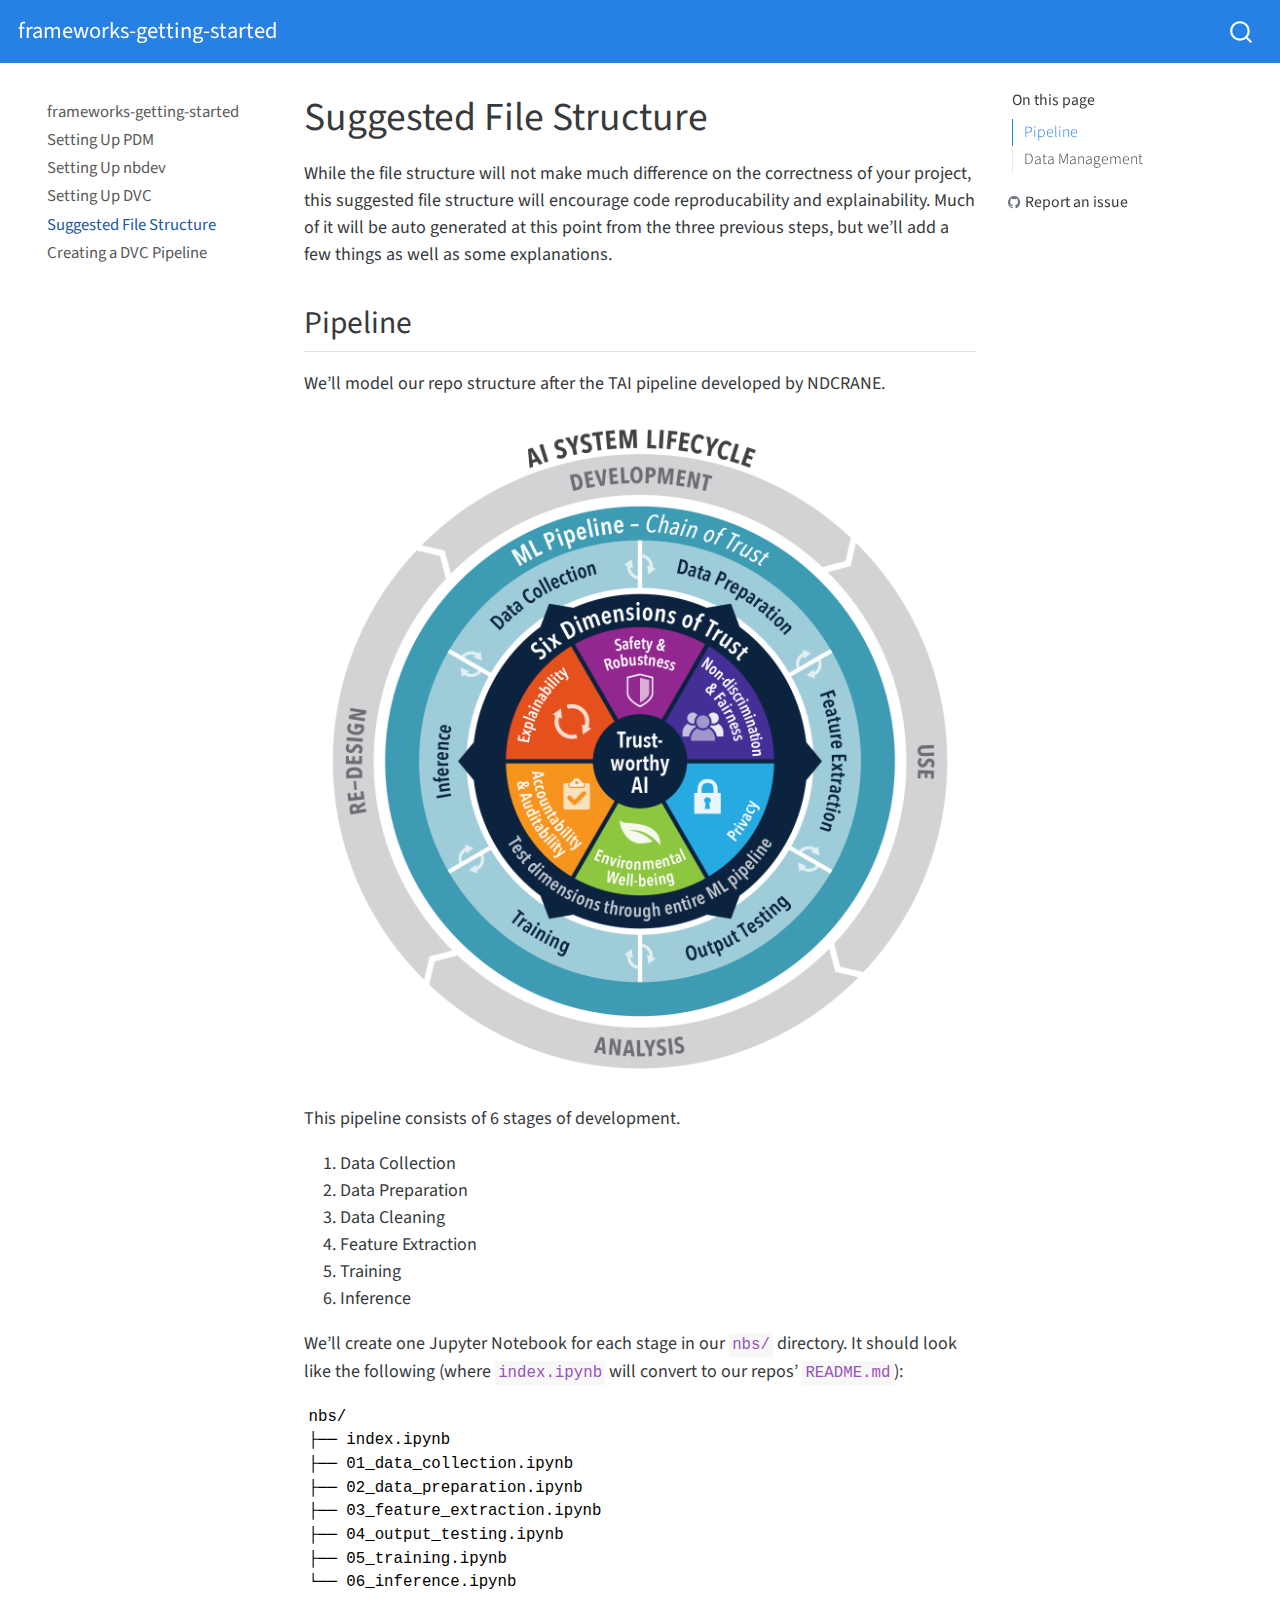
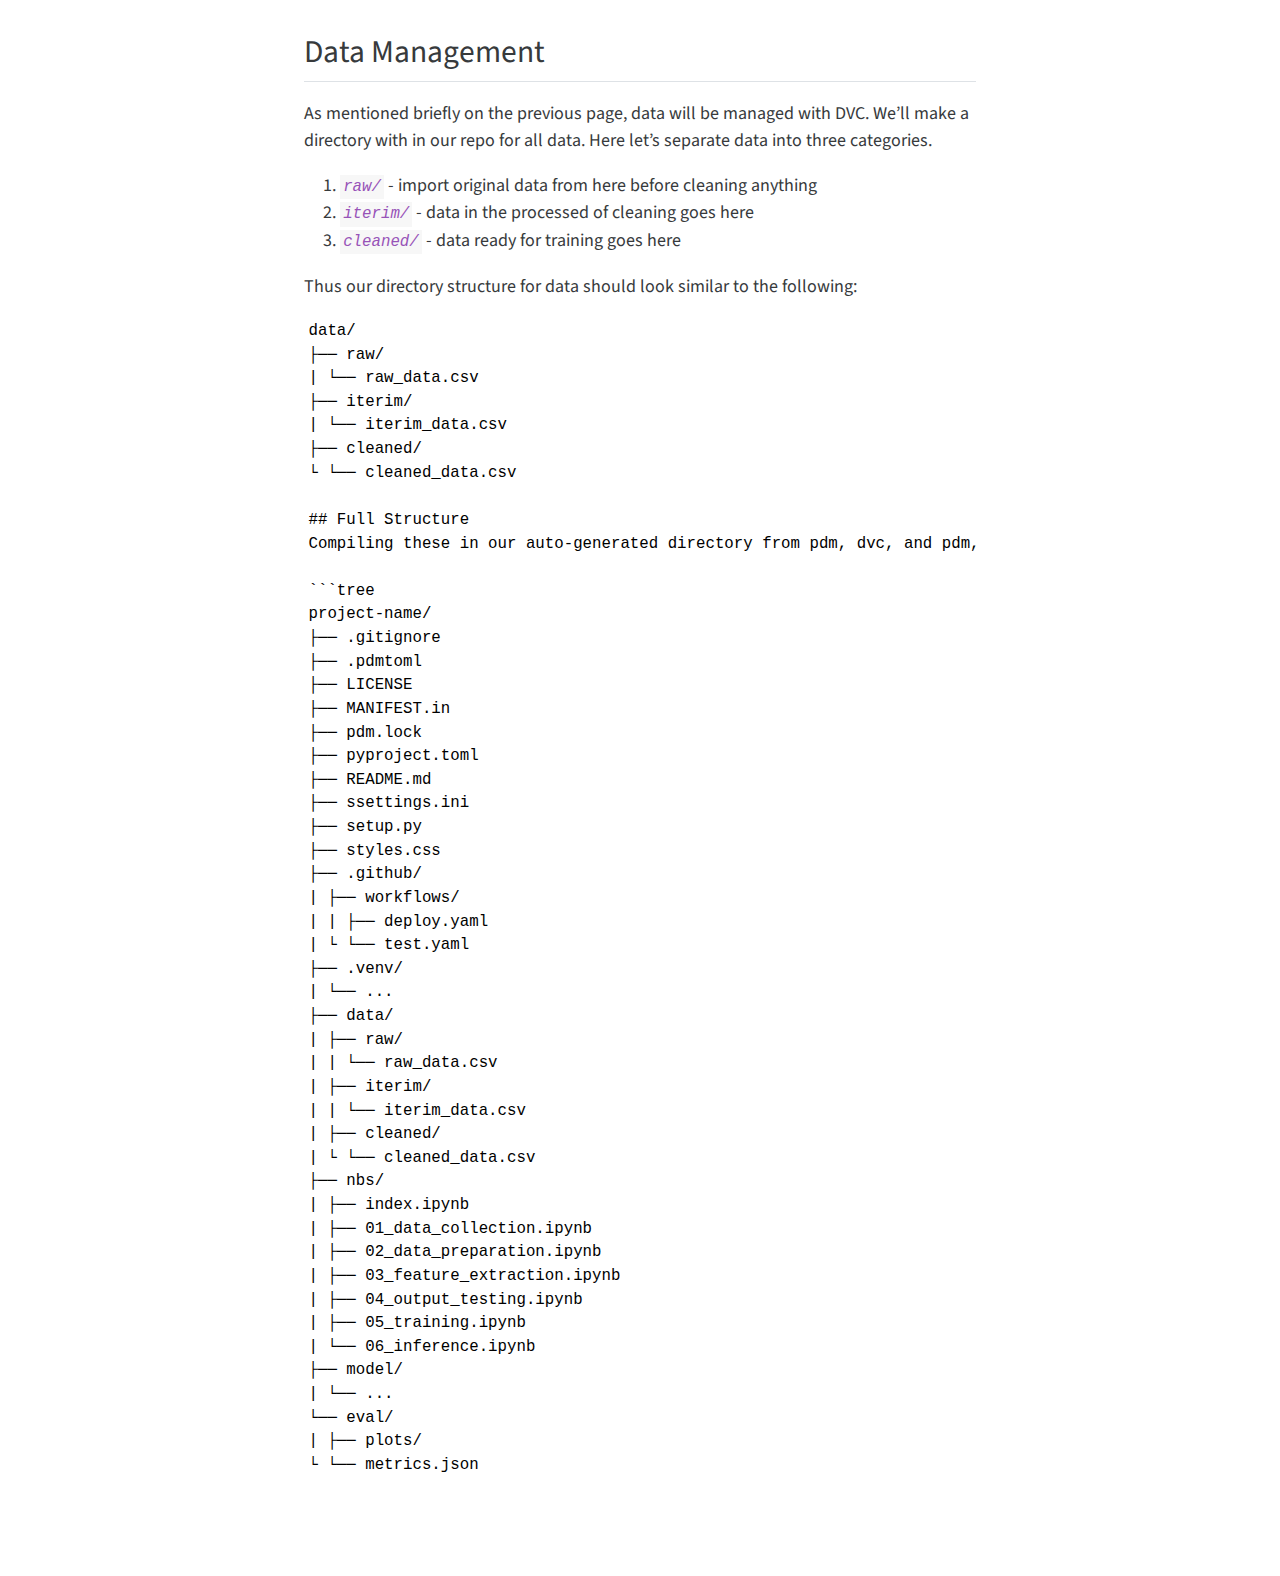
<file: _proc/_docs/file_structure.html>
<!DOCTYPE html>
<html xmlns="http://www.w3.org/1999/xhtml" lang="en" xml:lang="en"><head>

<meta charset="utf-8">
<meta name="generator" content="quarto-1.2.335">

<meta name="viewport" content="width=device-width, initial-scale=1.0, user-scalable=yes">


<title>frameworks-getting-started - Suggested File Structure</title>
<style>
code{white-space: pre-wrap;}
span.smallcaps{font-variant: small-caps;}
div.columns{display: flex; gap: min(4vw, 1.5em);}
div.column{flex: auto; overflow-x: auto;}
div.hanging-indent{margin-left: 1.5em; text-indent: -1.5em;}
ul.task-list{list-style: none;}
ul.task-list li input[type="checkbox"] {
  width: 0.8em;
  margin: 0 0.8em 0.2em -1.6em;
  vertical-align: middle;
}
</style>


<script src="site_libs/quarto-nav/quarto-nav.js"></script>
<script src="site_libs/quarto-nav/headroom.min.js"></script>
<script src="site_libs/clipboard/clipboard.min.js"></script>
<script src="site_libs/quarto-search/autocomplete.umd.js"></script>
<script src="site_libs/quarto-search/fuse.min.js"></script>
<script src="site_libs/quarto-search/quarto-search.js"></script>
<meta name="quarto:offset" content="./">
<script src="site_libs/quarto-html/quarto.js"></script>
<script src="site_libs/quarto-html/popper.min.js"></script>
<script src="site_libs/quarto-html/tippy.umd.min.js"></script>
<script src="site_libs/quarto-html/anchor.min.js"></script>
<link href="site_libs/quarto-html/tippy.css" rel="stylesheet">
<link href="site_libs/quarto-html/quarto-syntax-highlighting.css" rel="stylesheet" id="quarto-text-highlighting-styles">
<script src="site_libs/bootstrap/bootstrap.min.js"></script>
<link href="site_libs/bootstrap/bootstrap-icons.css" rel="stylesheet">
<link href="site_libs/bootstrap/bootstrap.min.css" rel="stylesheet" id="quarto-bootstrap" data-mode="light">
<script id="quarto-search-options" type="application/json">{
  "location": "navbar",
  "copy-button": false,
  "collapse-after": 3,
  "panel-placement": "end",
  "type": "overlay",
  "limit": 20,
  "language": {
    "search-no-results-text": "No results",
    "search-matching-documents-text": "matching documents",
    "search-copy-link-title": "Copy link to search",
    "search-hide-matches-text": "Hide additional matches",
    "search-more-match-text": "more match in this document",
    "search-more-matches-text": "more matches in this document",
    "search-clear-button-title": "Clear",
    "search-detached-cancel-button-title": "Cancel",
    "search-submit-button-title": "Submit"
  }
}</script>


<link rel="stylesheet" href="styles.css">
<meta property="og:title" content="frameworks-getting-started - Suggested File Structure">
<meta property="og:description" content="While the file structure will not make much difference on the correctness of your project, this suggested file structure will encourage code reproducability and explainability.">
<meta property="og:site-name" content="frameworks-getting-started">
<meta name="twitter:title" content="frameworks-getting-started - Suggested File Structure">
<meta name="twitter:description" content="While the file structure will not make much difference on the correctness of your project, this suggested file structure will encourage code reproducability and explainability.">
<meta name="twitter:card" content="summary">
</head>

<body class="nav-sidebar floating nav-fixed">

<div id="quarto-search-results"></div>
  <header id="quarto-header" class="headroom fixed-top">
    <nav class="navbar navbar-expand-lg navbar-dark ">
      <div class="navbar-container container-fluid">
      <div class="navbar-brand-container">
    <a class="navbar-brand" href="./index.html">
    <span class="navbar-title">frameworks-getting-started</span>
    </a>
  </div>
          <div id="quarto-search" class="" title="Search"></div>
      </div> <!-- /container-fluid -->
    </nav>
  <nav class="quarto-secondary-nav" data-bs-toggle="collapse" data-bs-target="#quarto-sidebar" aria-controls="quarto-sidebar" aria-expanded="false" aria-label="Toggle sidebar navigation" onclick="if (window.quartoToggleHeadroom) { window.quartoToggleHeadroom(); }">
    <div class="container-fluid d-flex justify-content-between">
      <h1 class="quarto-secondary-nav-title">Suggested File Structure</h1>
      <button type="button" class="quarto-btn-toggle btn" aria-label="Show secondary navigation">
        <i class="bi bi-chevron-right"></i>
      </button>
    </div>
  </nav>
</header>
<!-- content -->
<div id="quarto-content" class="quarto-container page-columns page-rows-contents page-layout-article page-navbar">
<!-- sidebar -->
  <nav id="quarto-sidebar" class="sidebar collapse sidebar-navigation floating overflow-auto">
    <div class="sidebar-menu-container"> 
    <ul class="list-unstyled mt-1">
        <li class="sidebar-item">
  <div class="sidebar-item-container"> 
  <a href="./index.html" class="sidebar-item-text sidebar-link">frameworks-getting-started</a>
  </div>
</li>
        <li class="sidebar-item">
  <div class="sidebar-item-container"> 
  <a href="./pdm_setup.html" class="sidebar-item-text sidebar-link">Setting Up PDM</a>
  </div>
</li>
        <li class="sidebar-item">
  <div class="sidebar-item-container"> 
  <a href="./nbdev_setup.html" class="sidebar-item-text sidebar-link">Setting Up nbdev</a>
  </div>
</li>
        <li class="sidebar-item">
  <div class="sidebar-item-container"> 
  <a href="./dvc_setup.html" class="sidebar-item-text sidebar-link">Setting Up DVC</a>
  </div>
</li>
        <li class="sidebar-item">
  <div class="sidebar-item-container"> 
  <a href="./file_structure.html" class="sidebar-item-text sidebar-link active">Suggested File Structure</a>
  </div>
</li>
        <li class="sidebar-item">
  <div class="sidebar-item-container"> 
  <a href="./dvc_pipeline.html" class="sidebar-item-text sidebar-link">Creating a DVC Pipeline</a>
  </div>
</li>
    </ul>
    </div>
</nav>
<!-- margin-sidebar -->
    <div id="quarto-margin-sidebar" class="sidebar margin-sidebar">
        <nav id="TOC" role="doc-toc" class="toc-active">
    <h2 id="toc-title">On this page</h2>
   
  <ul>
  <li><a href="#pipeline" id="toc-pipeline" class="nav-link active" data-scroll-target="#pipeline">Pipeline</a></li>
  <li><a href="#data-management" id="toc-data-management" class="nav-link" data-scroll-target="#data-management">Data Management</a></li>
  </ul>
<div class="toc-actions"><div><i class="bi bi-github"></i></div><div class="action-links"><p><a href="https://github.com/nd-crane/frameworks-getting-started/issues/new" class="toc-action">Report an issue</a></p></div></div></nav>
    </div>
<!-- main -->
<main class="content" id="quarto-document-content">

<header id="title-block-header" class="quarto-title-block default">
<div class="quarto-title">
<h1 class="title d-none d-lg-block">Suggested File Structure</h1>
</div>



<div class="quarto-title-meta">

    
  
    
  </div>
  

</header>

<!-- WARNING: THIS FILE WAS AUTOGENERATED! DO NOT EDIT! -->
<p>While the file structure will not make much difference on the correctness of your project, this suggested file structure will encourage code reproducability and explainability. Much of it will be auto generated at this point from the three previous steps, but we’ll add a few things as well as some explanations.</p>
<section id="pipeline" class="level2">
<h2 class="anchored" data-anchor-id="pipeline">Pipeline</h2>
<p>We’ll model our repo structure after the TAI pipeline developed by NDCRANE.</p>
<p><img src="images/graphic_concept-5.png" class="img-fluid"></p>
<p>This pipeline consists of 6 stages of development.</p>
<ol type="1">
<li>Data Collection</li>
<li>Data Preparation</li>
<li>Data Cleaning</li>
<li>Feature Extraction</li>
<li>Training</li>
<li>Inference</li>
</ol>
<p>We’ll create one Jupyter Notebook for each stage in our <code>nbs/</code> directory. It should look like the following (where <code>index.ipynb</code> will convert to our repos’ <code>README.md</code>):</p>
<pre class="tree"><code>nbs/
├── index.ipynb
├── 01_data_collection.ipynb
├── 02_data_preparation.ipynb
├── 03_feature_extraction.ipynb
├── 04_output_testing.ipynb
├── 05_training.ipynb
└── 06_inference.ipynb</code></pre>
</section>
<section id="data-management" class="level2">
<h2 class="anchored" data-anchor-id="data-management">Data Management</h2>
<p>As mentioned briefly on the previous page, data will be managed with DVC. We’ll make a directory with in our repo for all data. Here let’s separate data into three categories.</p>
<ol type="1">
<li><em><code>raw/</code></em> - import original data from here before cleaning anything</li>
<li><em><code>iterim/</code></em> - data in the processed of cleaning goes here</li>
<li><em><code>cleaned/</code></em> - data ready for training goes here</li>
</ol>
<p>Thus our directory structure for data should look similar to the following:</p>
<pre class="tree"><code>data/
├── raw/
| └── raw_data.csv
├── iterim/
| └── iterim_data.csv
├── cleaned/
└ └── cleaned_data.csv

## Full Structure
Compiling these in our auto-generated directory from pdm, dvc, and pdm, the repo structure should look similar to the following

```tree
project-name/
├── .gitignore
├── .pdmtoml
├── LICENSE
├── MANIFEST.in
├── pdm.lock
├── pyproject.toml
├── README.md
├── ssettings.ini
├── setup.py
├── styles.css
├── .github/
| ├── workflows/
| | ├── deploy.yaml
| └ └── test.yaml
├── .venv/
| └── ...
├── data/
| ├── raw/
| | └── raw_data.csv
| ├── iterim/
| | └── iterim_data.csv
| ├── cleaned/
| └ └── cleaned_data.csv
├── nbs/
| ├── index.ipynb
| ├── 01_data_collection.ipynb
| ├── 02_data_preparation.ipynb
| ├── 03_feature_extraction.ipynb
| ├── 04_output_testing.ipynb
| ├── 05_training.ipynb
| └── 06_inference.ipynb
├── model/
| └── ...
└── eval/
| ├── plots/
└ └── metrics.json
</code></pre>


</section>

</main> <!-- /main -->
<script id="quarto-html-after-body" type="application/javascript">
window.document.addEventListener("DOMContentLoaded", function (event) {
  const toggleBodyColorMode = (bsSheetEl) => {
    const mode = bsSheetEl.getAttribute("data-mode");
    const bodyEl = window.document.querySelector("body");
    if (mode === "dark") {
      bodyEl.classList.add("quarto-dark");
      bodyEl.classList.remove("quarto-light");
    } else {
      bodyEl.classList.add("quarto-light");
      bodyEl.classList.remove("quarto-dark");
    }
  }
  const toggleBodyColorPrimary = () => {
    const bsSheetEl = window.document.querySelector("link#quarto-bootstrap");
    if (bsSheetEl) {
      toggleBodyColorMode(bsSheetEl);
    }
  }
  toggleBodyColorPrimary();  
  const icon = "";
  const anchorJS = new window.AnchorJS();
  anchorJS.options = {
    placement: 'right',
    icon: icon
  };
  anchorJS.add('.anchored');
  const clipboard = new window.ClipboardJS('.code-copy-button', {
    target: function(trigger) {
      return trigger.previousElementSibling;
    }
  });
  clipboard.on('success', function(e) {
    // button target
    const button = e.trigger;
    // don't keep focus
    button.blur();
    // flash "checked"
    button.classList.add('code-copy-button-checked');
    var currentTitle = button.getAttribute("title");
    button.setAttribute("title", "Copied!");
    let tooltip;
    if (window.bootstrap) {
      button.setAttribute("data-bs-toggle", "tooltip");
      button.setAttribute("data-bs-placement", "left");
      button.setAttribute("data-bs-title", "Copied!");
      tooltip = new bootstrap.Tooltip(button, 
        { trigger: "manual", 
          customClass: "code-copy-button-tooltip",
          offset: [0, -8]});
      tooltip.show();    
    }
    setTimeout(function() {
      if (tooltip) {
        tooltip.hide();
        button.removeAttribute("data-bs-title");
        button.removeAttribute("data-bs-toggle");
        button.removeAttribute("data-bs-placement");
      }
      button.setAttribute("title", currentTitle);
      button.classList.remove('code-copy-button-checked');
    }, 1000);
    // clear code selection
    e.clearSelection();
  });
  function tippyHover(el, contentFn) {
    const config = {
      allowHTML: true,
      content: contentFn,
      maxWidth: 500,
      delay: 100,
      arrow: false,
      appendTo: function(el) {
          return el.parentElement;
      },
      interactive: true,
      interactiveBorder: 10,
      theme: 'quarto',
      placement: 'bottom-start'
    };
    window.tippy(el, config); 
  }
  const noterefs = window.document.querySelectorAll('a[role="doc-noteref"]');
  for (var i=0; i<noterefs.length; i++) {
    const ref = noterefs[i];
    tippyHover(ref, function() {
      // use id or data attribute instead here
      let href = ref.getAttribute('data-footnote-href') || ref.getAttribute('href');
      try { href = new URL(href).hash; } catch {}
      const id = href.replace(/^#\/?/, "");
      const note = window.document.getElementById(id);
      return note.innerHTML;
    });
  }
  const findCites = (el) => {
    const parentEl = el.parentElement;
    if (parentEl) {
      const cites = parentEl.dataset.cites;
      if (cites) {
        return {
          el,
          cites: cites.split(' ')
        };
      } else {
        return findCites(el.parentElement)
      }
    } else {
      return undefined;
    }
  };
  var bibliorefs = window.document.querySelectorAll('a[role="doc-biblioref"]');
  for (var i=0; i<bibliorefs.length; i++) {
    const ref = bibliorefs[i];
    const citeInfo = findCites(ref);
    if (citeInfo) {
      tippyHover(citeInfo.el, function() {
        var popup = window.document.createElement('div');
        citeInfo.cites.forEach(function(cite) {
          var citeDiv = window.document.createElement('div');
          citeDiv.classList.add('hanging-indent');
          citeDiv.classList.add('csl-entry');
          var biblioDiv = window.document.getElementById('ref-' + cite);
          if (biblioDiv) {
            citeDiv.innerHTML = biblioDiv.innerHTML;
          }
          popup.appendChild(citeDiv);
        });
        return popup.innerHTML;
      });
    }
  }
});
</script>
</div> <!-- /content -->



</body></html>
</file>
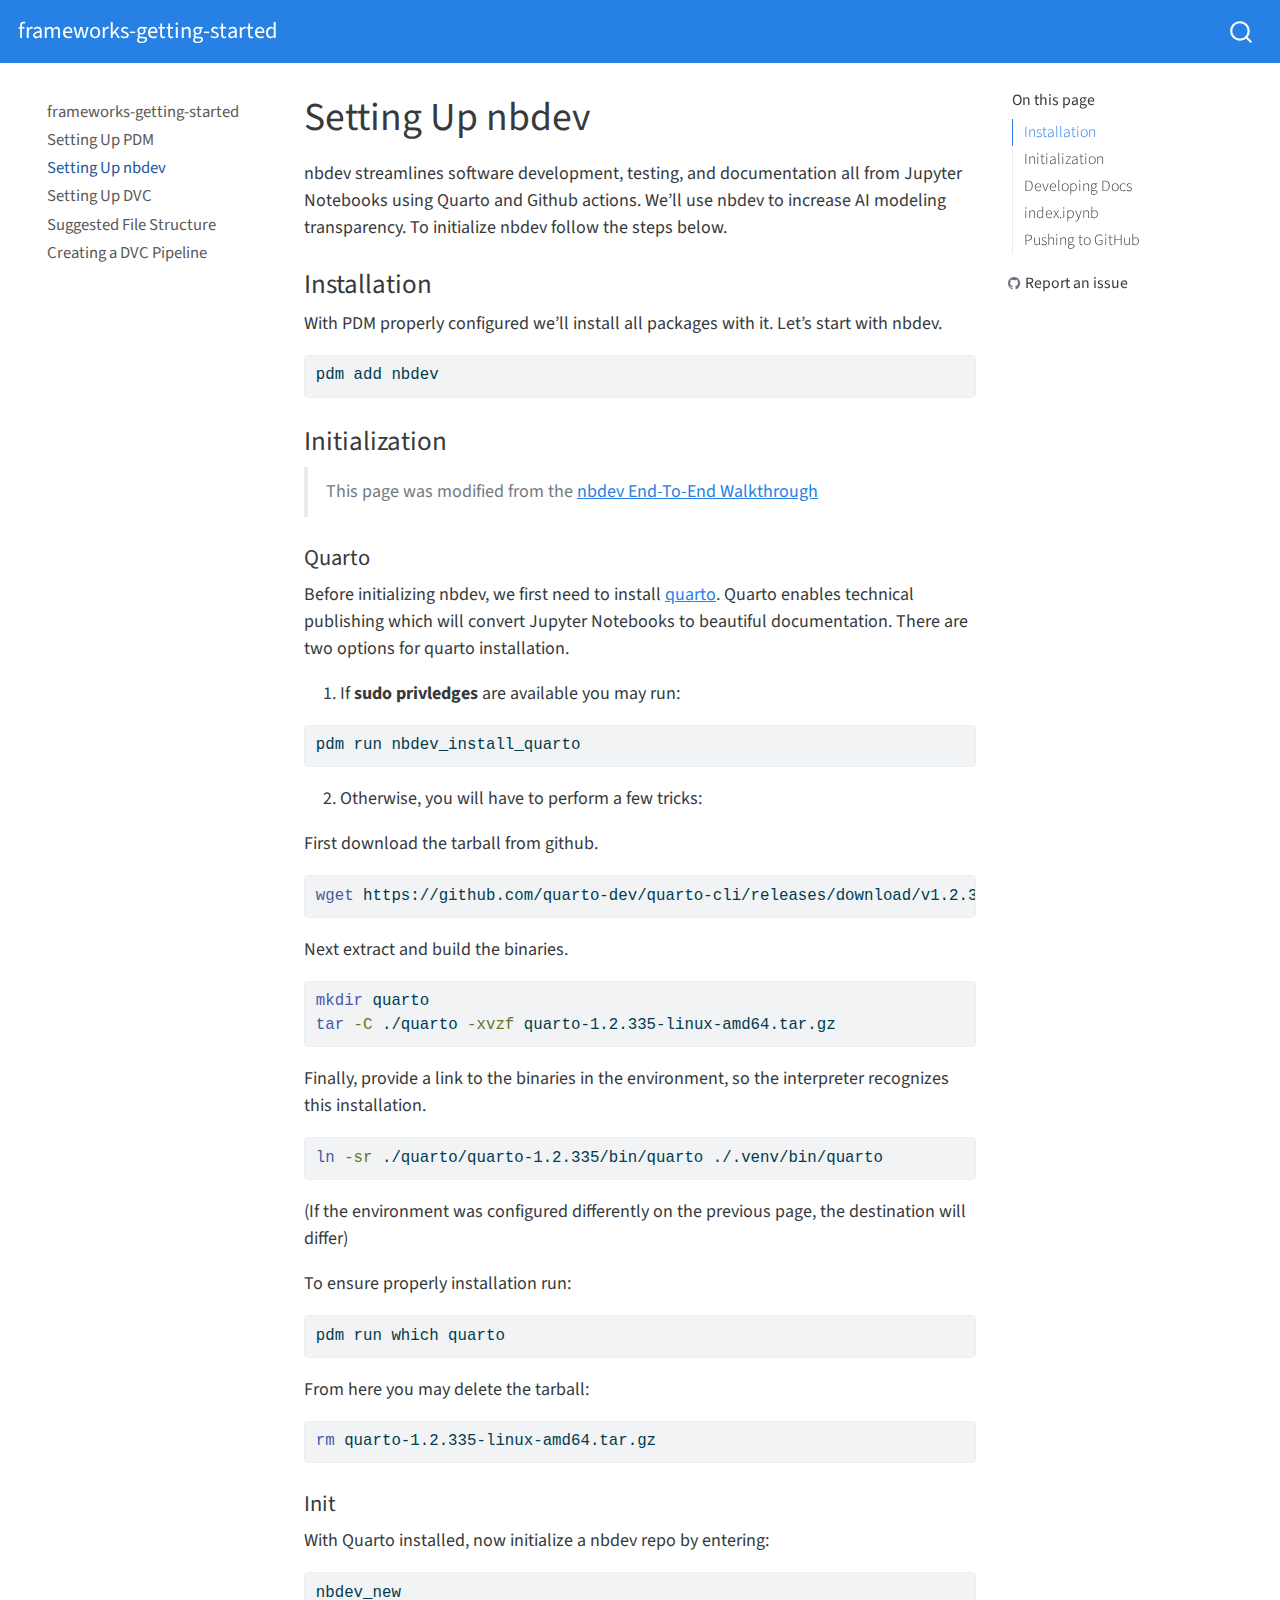
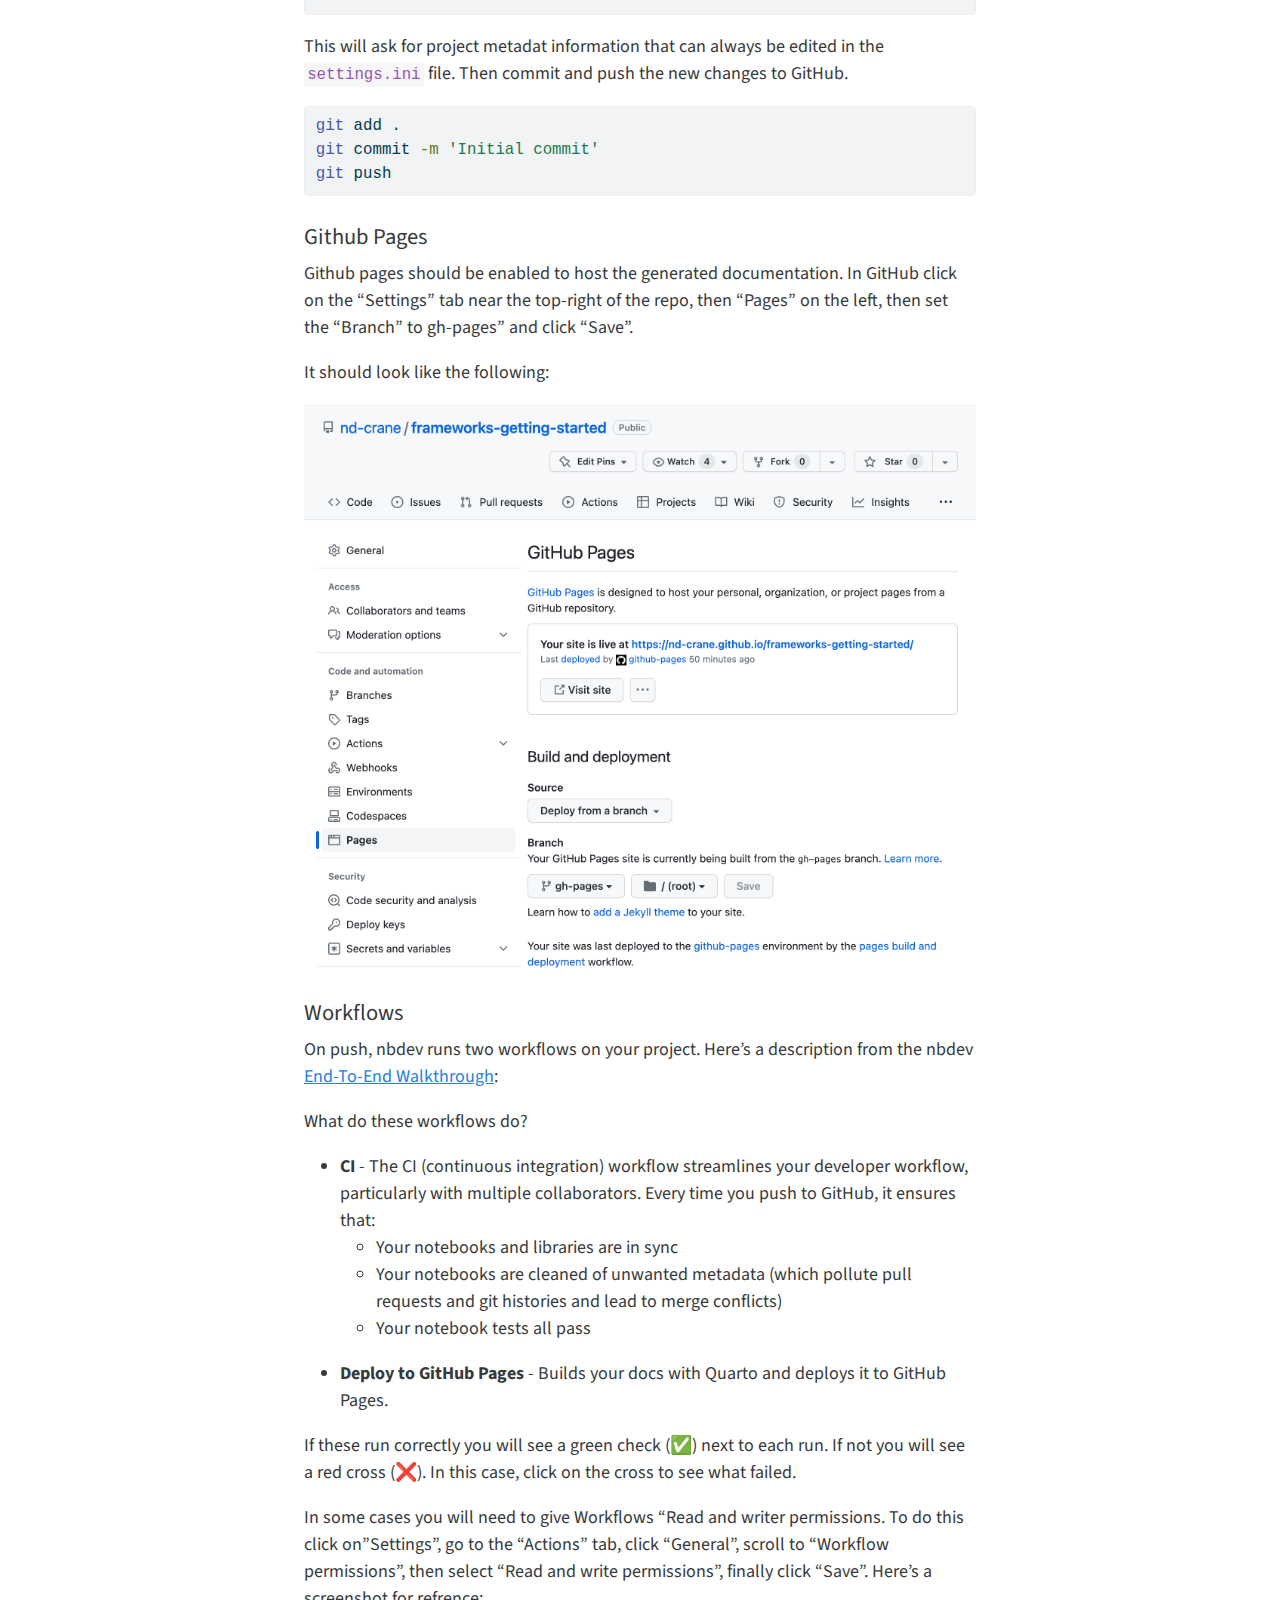
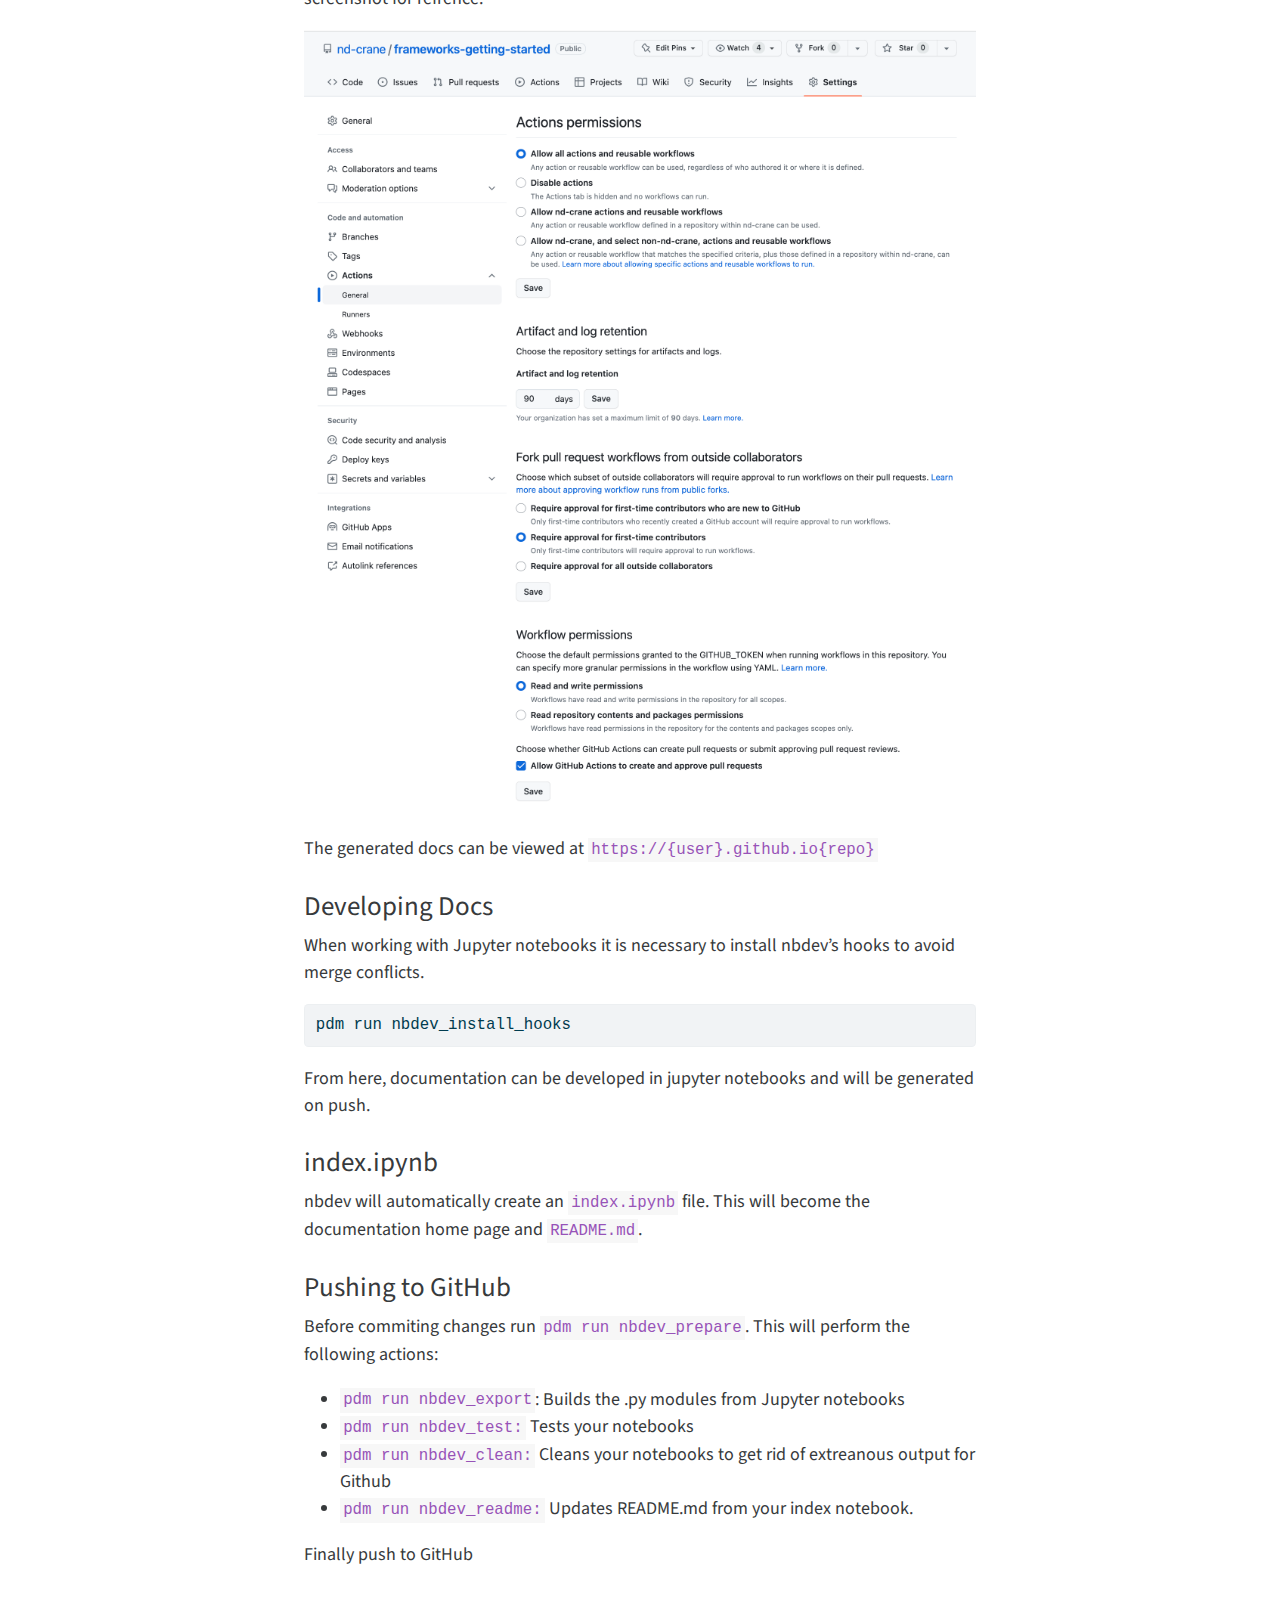
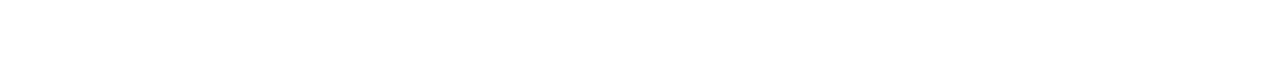
<file: _proc/_docs/nbdev_setup.html>
<!DOCTYPE html>
<html xmlns="http://www.w3.org/1999/xhtml" lang="en" xml:lang="en"><head>

<meta charset="utf-8">
<meta name="generator" content="quarto-1.2.335">

<meta name="viewport" content="width=device-width, initial-scale=1.0, user-scalable=yes">


<title>frameworks-getting-started - Setting Up nbdev</title>
<style>
code{white-space: pre-wrap;}
span.smallcaps{font-variant: small-caps;}
div.columns{display: flex; gap: min(4vw, 1.5em);}
div.column{flex: auto; overflow-x: auto;}
div.hanging-indent{margin-left: 1.5em; text-indent: -1.5em;}
ul.task-list{list-style: none;}
ul.task-list li input[type="checkbox"] {
  width: 0.8em;
  margin: 0 0.8em 0.2em -1.6em;
  vertical-align: middle;
}
pre > code.sourceCode { white-space: pre; position: relative; }
pre > code.sourceCode > span { display: inline-block; line-height: 1.25; }
pre > code.sourceCode > span:empty { height: 1.2em; }
.sourceCode { overflow: visible; }
code.sourceCode > span { color: inherit; text-decoration: inherit; }
div.sourceCode { margin: 1em 0; }
pre.sourceCode { margin: 0; }
@media screen {
div.sourceCode { overflow: auto; }
}
@media print {
pre > code.sourceCode { white-space: pre-wrap; }
pre > code.sourceCode > span { text-indent: -5em; padding-left: 5em; }
}
pre.numberSource code
  { counter-reset: source-line 0; }
pre.numberSource code > span
  { position: relative; left: -4em; counter-increment: source-line; }
pre.numberSource code > span > a:first-child::before
  { content: counter(source-line);
    position: relative; left: -1em; text-align: right; vertical-align: baseline;
    border: none; display: inline-block;
    -webkit-touch-callout: none; -webkit-user-select: none;
    -khtml-user-select: none; -moz-user-select: none;
    -ms-user-select: none; user-select: none;
    padding: 0 4px; width: 4em;
    color: #aaaaaa;
  }
pre.numberSource { margin-left: 3em; border-left: 1px solid #aaaaaa;  padding-left: 4px; }
div.sourceCode
  {   }
@media screen {
pre > code.sourceCode > span > a:first-child::before { text-decoration: underline; }
}
code span.al { color: #ff0000; font-weight: bold; } /* Alert */
code span.an { color: #60a0b0; font-weight: bold; font-style: italic; } /* Annotation */
code span.at { color: #7d9029; } /* Attribute */
code span.bn { color: #40a070; } /* BaseN */
code span.bu { color: #008000; } /* BuiltIn */
code span.cf { color: #007020; font-weight: bold; } /* ControlFlow */
code span.ch { color: #4070a0; } /* Char */
code span.cn { color: #880000; } /* Constant */
code span.co { color: #60a0b0; font-style: italic; } /* Comment */
code span.cv { color: #60a0b0; font-weight: bold; font-style: italic; } /* CommentVar */
code span.do { color: #ba2121; font-style: italic; } /* Documentation */
code span.dt { color: #902000; } /* DataType */
code span.dv { color: #40a070; } /* DecVal */
code span.er { color: #ff0000; font-weight: bold; } /* Error */
code span.ex { } /* Extension */
code span.fl { color: #40a070; } /* Float */
code span.fu { color: #06287e; } /* Function */
code span.im { color: #008000; font-weight: bold; } /* Import */
code span.in { color: #60a0b0; font-weight: bold; font-style: italic; } /* Information */
code span.kw { color: #007020; font-weight: bold; } /* Keyword */
code span.op { color: #666666; } /* Operator */
code span.ot { color: #007020; } /* Other */
code span.pp { color: #bc7a00; } /* Preprocessor */
code span.sc { color: #4070a0; } /* SpecialChar */
code span.ss { color: #bb6688; } /* SpecialString */
code span.st { color: #4070a0; } /* String */
code span.va { color: #19177c; } /* Variable */
code span.vs { color: #4070a0; } /* VerbatimString */
code span.wa { color: #60a0b0; font-weight: bold; font-style: italic; } /* Warning */
</style>


<script src="site_libs/quarto-nav/quarto-nav.js"></script>
<script src="site_libs/quarto-nav/headroom.min.js"></script>
<script src="site_libs/clipboard/clipboard.min.js"></script>
<script src="site_libs/quarto-search/autocomplete.umd.js"></script>
<script src="site_libs/quarto-search/fuse.min.js"></script>
<script src="site_libs/quarto-search/quarto-search.js"></script>
<meta name="quarto:offset" content="./">
<script src="site_libs/quarto-html/quarto.js"></script>
<script src="site_libs/quarto-html/popper.min.js"></script>
<script src="site_libs/quarto-html/tippy.umd.min.js"></script>
<script src="site_libs/quarto-html/anchor.min.js"></script>
<link href="site_libs/quarto-html/tippy.css" rel="stylesheet">
<link href="site_libs/quarto-html/quarto-syntax-highlighting.css" rel="stylesheet" id="quarto-text-highlighting-styles">
<script src="site_libs/bootstrap/bootstrap.min.js"></script>
<link href="site_libs/bootstrap/bootstrap-icons.css" rel="stylesheet">
<link href="site_libs/bootstrap/bootstrap.min.css" rel="stylesheet" id="quarto-bootstrap" data-mode="light">
<script id="quarto-search-options" type="application/json">{
  "location": "navbar",
  "copy-button": false,
  "collapse-after": 3,
  "panel-placement": "end",
  "type": "overlay",
  "limit": 20,
  "language": {
    "search-no-results-text": "No results",
    "search-matching-documents-text": "matching documents",
    "search-copy-link-title": "Copy link to search",
    "search-hide-matches-text": "Hide additional matches",
    "search-more-match-text": "more match in this document",
    "search-more-matches-text": "more matches in this document",
    "search-clear-button-title": "Clear",
    "search-detached-cancel-button-title": "Cancel",
    "search-submit-button-title": "Submit"
  }
}</script>


<link rel="stylesheet" href="styles.css">
<meta property="og:title" content="frameworks-getting-started - Setting Up nbdev">
<meta property="og:description" content="nbdev streamlines software development, testing, and documentation all from Jupyter Notebooks using Quarto and Github actions. We’ll use nbdev to increase AI modeling transparency.">
<meta property="og:site-name" content="frameworks-getting-started">
<meta name="twitter:title" content="frameworks-getting-started - Setting Up nbdev">
<meta name="twitter:description" content="nbdev streamlines software development, testing, and documentation all from Jupyter Notebooks using Quarto and Github actions. We’ll use nbdev to increase AI modeling transparency.">
<meta name="twitter:card" content="summary">
</head>

<body class="nav-sidebar floating nav-fixed">

<div id="quarto-search-results"></div>
  <header id="quarto-header" class="headroom fixed-top">
    <nav class="navbar navbar-expand-lg navbar-dark ">
      <div class="navbar-container container-fluid">
      <div class="navbar-brand-container">
    <a class="navbar-brand" href="./index.html">
    <span class="navbar-title">frameworks-getting-started</span>
    </a>
  </div>
          <div id="quarto-search" class="" title="Search"></div>
      </div> <!-- /container-fluid -->
    </nav>
  <nav class="quarto-secondary-nav" data-bs-toggle="collapse" data-bs-target="#quarto-sidebar" aria-controls="quarto-sidebar" aria-expanded="false" aria-label="Toggle sidebar navigation" onclick="if (window.quartoToggleHeadroom) { window.quartoToggleHeadroom(); }">
    <div class="container-fluid d-flex justify-content-between">
      <h1 class="quarto-secondary-nav-title">Setting Up nbdev</h1>
      <button type="button" class="quarto-btn-toggle btn" aria-label="Show secondary navigation">
        <i class="bi bi-chevron-right"></i>
      </button>
    </div>
  </nav>
</header>
<!-- content -->
<div id="quarto-content" class="quarto-container page-columns page-rows-contents page-layout-article page-navbar">
<!-- sidebar -->
  <nav id="quarto-sidebar" class="sidebar collapse sidebar-navigation floating overflow-auto">
    <div class="sidebar-menu-container"> 
    <ul class="list-unstyled mt-1">
        <li class="sidebar-item">
  <div class="sidebar-item-container"> 
  <a href="./index.html" class="sidebar-item-text sidebar-link">frameworks-getting-started</a>
  </div>
</li>
        <li class="sidebar-item">
  <div class="sidebar-item-container"> 
  <a href="./pdm_setup.html" class="sidebar-item-text sidebar-link">Setting Up PDM</a>
  </div>
</li>
        <li class="sidebar-item">
  <div class="sidebar-item-container"> 
  <a href="./nbdev_setup.html" class="sidebar-item-text sidebar-link active">Setting Up nbdev</a>
  </div>
</li>
        <li class="sidebar-item">
  <div class="sidebar-item-container"> 
  <a href="./dvc_setup.html" class="sidebar-item-text sidebar-link">Setting Up DVC</a>
  </div>
</li>
        <li class="sidebar-item">
  <div class="sidebar-item-container"> 
  <a href="./file_structure.html" class="sidebar-item-text sidebar-link">Suggested File Structure</a>
  </div>
</li>
        <li class="sidebar-item">
  <div class="sidebar-item-container"> 
  <a href="./dvc_pipeline.html" class="sidebar-item-text sidebar-link">Creating a DVC Pipeline</a>
  </div>
</li>
    </ul>
    </div>
</nav>
<!-- margin-sidebar -->
    <div id="quarto-margin-sidebar" class="sidebar margin-sidebar">
        <nav id="TOC" role="doc-toc" class="toc-active">
    <h2 id="toc-title">On this page</h2>
   
  <ul>
  <li><a href="#installation" id="toc-installation" class="nav-link active" data-scroll-target="#installation">Installation</a></li>
  <li><a href="#initialization" id="toc-initialization" class="nav-link" data-scroll-target="#initialization">Initialization</a></li>
  <li><a href="#developing-docs" id="toc-developing-docs" class="nav-link" data-scroll-target="#developing-docs">Developing Docs</a></li>
  <li><a href="#index.ipynb" id="toc-index.ipynb" class="nav-link" data-scroll-target="#index.ipynb">index.ipynb</a></li>
  <li><a href="#pushing-to-github" id="toc-pushing-to-github" class="nav-link" data-scroll-target="#pushing-to-github">Pushing to GitHub</a></li>
  </ul>
<div class="toc-actions"><div><i class="bi bi-github"></i></div><div class="action-links"><p><a href="https://github.com/nd-crane/frameworks-getting-started/issues/new" class="toc-action">Report an issue</a></p></div></div></nav>
    </div>
<!-- main -->
<main class="content" id="quarto-document-content">

<header id="title-block-header" class="quarto-title-block default">
<div class="quarto-title">
<h1 class="title d-none d-lg-block">Setting Up nbdev</h1>
</div>



<div class="quarto-title-meta">

    
  
    
  </div>
  

</header>

<!-- WARNING: THIS FILE WAS AUTOGENERATED! DO NOT EDIT! -->
<p>nbdev streamlines software development, testing, and documentation all from Jupyter Notebooks using Quarto and Github actions. We’ll use nbdev to increase AI modeling transparency. To initialize nbdev follow the steps below.</p>
<section id="installation" class="level3">
<h3 class="anchored" data-anchor-id="installation">Installation</h3>
<p>With PDM properly configured we’ll install all packages with it. Let’s start with nbdev.</p>
<div class="sourceCode" id="cb1"><pre class="sourceCode bash code-with-copy"><code class="sourceCode bash"><span id="cb1-1"><a href="#cb1-1" aria-hidden="true" tabindex="-1"></a><span class="ex">pdm</span> add nbdev</span></code><button title="Copy to Clipboard" class="code-copy-button"><i class="bi"></i></button></pre></div>
</section>
<section id="initialization" class="level3">
<h3 class="anchored" data-anchor-id="initialization">Initialization</h3>
<blockquote class="blockquote">
<p>This page was modified from the <a href="https://nbdev.fast.ai/tutorials/tutorial.html">nbdev End-To-End Walkthrough</a></p>
</blockquote>
<section id="quarto" class="level4">
<h4 class="anchored" data-anchor-id="quarto">Quarto</h4>
<p>Before initializing nbdev, we first need to install <a href="https://quarto.org/">quarto</a>. Quarto enables technical publishing which will convert Jupyter Notebooks to beautiful documentation. There are two options for quarto installation.</p>
<ol type="1">
<li>If <strong>sudo privledges</strong> are available you may run:</li>
</ol>
<div class="sourceCode" id="cb2"><pre class="sourceCode bash code-with-copy"><code class="sourceCode bash"><span id="cb2-1"><a href="#cb2-1" aria-hidden="true" tabindex="-1"></a><span class="ex">pdm</span> run nbdev_install_quarto</span></code><button title="Copy to Clipboard" class="code-copy-button"><i class="bi"></i></button></pre></div>
<ol start="2" type="1">
<li>Otherwise, you will have to perform a few tricks:</li>
</ol>
<p>First download the tarball from github.</p>
<div class="sourceCode" id="cb3"><pre class="sourceCode bash code-with-copy"><code class="sourceCode bash"><span id="cb3-1"><a href="#cb3-1" aria-hidden="true" tabindex="-1"></a><span class="fu">wget</span> https://github.com/quarto-dev/quarto-cli/releases/download/v1.2.335/quarto-1.2.335-linux-amd64.tar.gz</span></code><button title="Copy to Clipboard" class="code-copy-button"><i class="bi"></i></button></pre></div>
<p>Next extract and build the binaries.</p>
<div class="sourceCode" id="cb4"><pre class="sourceCode bash code-with-copy"><code class="sourceCode bash"><span id="cb4-1"><a href="#cb4-1" aria-hidden="true" tabindex="-1"></a><span class="fu">mkdir</span> quarto</span>
<span id="cb4-2"><a href="#cb4-2" aria-hidden="true" tabindex="-1"></a><span class="fu">tar</span> <span class="at">-C</span> ./quarto <span class="at">-xvzf</span> quarto-1.2.335-linux-amd64.tar.gz</span></code><button title="Copy to Clipboard" class="code-copy-button"><i class="bi"></i></button></pre></div>
<p>Finally, provide a link to the binaries in the environment, so the interpreter recognizes this installation.</p>
<div class="sourceCode" id="cb5"><pre class="sourceCode bash code-with-copy"><code class="sourceCode bash"><span id="cb5-1"><a href="#cb5-1" aria-hidden="true" tabindex="-1"></a><span class="fu">ln</span> <span class="at">-sr</span> ./quarto/quarto-1.2.335/bin/quarto ./.venv/bin/quarto</span></code><button title="Copy to Clipboard" class="code-copy-button"><i class="bi"></i></button></pre></div>
<p>(If the environment was configured differently on the previous page, the destination will differ)</p>
<p>To ensure properly installation run:</p>
<div class="sourceCode" id="cb6"><pre class="sourceCode bash code-with-copy"><code class="sourceCode bash"><span id="cb6-1"><a href="#cb6-1" aria-hidden="true" tabindex="-1"></a><span class="ex">pdm</span> run which quarto</span></code><button title="Copy to Clipboard" class="code-copy-button"><i class="bi"></i></button></pre></div>
<p>From here you may delete the tarball:</p>
<div class="sourceCode" id="cb7"><pre class="sourceCode bash code-with-copy"><code class="sourceCode bash"><span id="cb7-1"><a href="#cb7-1" aria-hidden="true" tabindex="-1"></a><span class="fu">rm</span> quarto-1.2.335-linux-amd64.tar.gz</span></code><button title="Copy to Clipboard" class="code-copy-button"><i class="bi"></i></button></pre></div>
</section>
<section id="init" class="level4">
<h4 class="anchored" data-anchor-id="init">Init</h4>
<p>With Quarto installed, now initialize a nbdev repo by entering:</p>
<div class="sourceCode" id="cb8"><pre class="sourceCode bash code-with-copy"><code class="sourceCode bash"><span id="cb8-1"><a href="#cb8-1" aria-hidden="true" tabindex="-1"></a><span class="ex">nbdev_new</span></span></code><button title="Copy to Clipboard" class="code-copy-button"><i class="bi"></i></button></pre></div>
<p>This will ask for project metadat information that can always be edited in the <code>settings.ini</code> file. Then commit and push the new changes to GitHub.</p>
<div class="sourceCode" id="cb9"><pre class="sourceCode bash code-with-copy"><code class="sourceCode bash"><span id="cb9-1"><a href="#cb9-1" aria-hidden="true" tabindex="-1"></a><span class="fu">git</span> add . </span>
<span id="cb9-2"><a href="#cb9-2" aria-hidden="true" tabindex="-1"></a><span class="fu">git</span> commit <span class="at">-m</span> <span class="st">'Initial commit'</span></span>
<span id="cb9-3"><a href="#cb9-3" aria-hidden="true" tabindex="-1"></a><span class="fu">git</span> push</span></code><button title="Copy to Clipboard" class="code-copy-button"><i class="bi"></i></button></pre></div>
</section>
<section id="github-pages" class="level4">
<h4 class="anchored" data-anchor-id="github-pages">Github Pages</h4>
<p>Github pages should be enabled to host the generated documentation. In GitHub click on the “Settings” tab near the top-right of the repo, then “Pages” on the left, then set the “Branch” to gh-pages” and click “Save”.</p>
<p>It should look like the following:</p>
<p><img src="images/gh-pages config.png" class="img-fluid"></p>
</section>
<section id="workflows" class="level4">
<h4 class="anchored" data-anchor-id="workflows">Workflows</h4>
<p>On push, nbdev runs two workflows on your project. Here’s a description from the nbdev <a href="https://nbdev.fast.ai/tutorials/tutorial.html">End-To-End Walkthrough</a>:</p>
<p>What do these workflows do?</p>
<ul>
<li><strong>CI</strong> - The CI (continuous integration) workflow streamlines your developer workflow, particularly with multiple collaborators. Every time you push to GitHub, it ensures that:
<ul>
<li>Your notebooks and libraries are in sync</li>
<li>Your notebooks are cleaned of unwanted metadata (which pollute pull requests and git histories and lead to merge conflicts)</li>
<li>Your notebook tests all pass</li>
</ul></li>
<li><strong>Deploy to GitHub Pages</strong> - Builds your docs with Quarto and deploys it to GitHub Pages.</li>
</ul>
<p>If these run correctly you will see a green check (✅) next to each run. If not you will see a red cross (❌). In this case, click on the cross to see what failed.</p>
<p>In some cases you will need to give Workflows “Read and writer permissions. To do this click on”Settings”, go to the “Actions” tab, click “General”, scroll to “Workflow permissions”, then select “Read and write permissions”, finally click “Save”. Here’s a screenshot for refrence:</p>
<p><img src="images/workflows config.png" class="img-fluid"></p>
<p>The generated docs can be viewed at <code>https://{user}.github.io{repo}</code></p>
</section>
</section>
<section id="developing-docs" class="level3">
<h3 class="anchored" data-anchor-id="developing-docs">Developing Docs</h3>
<p>When working with Jupyter notebooks it is necessary to install nbdev’s hooks to avoid merge conflicts.</p>
<div class="sourceCode" id="cb10"><pre class="sourceCode bash code-with-copy"><code class="sourceCode bash"><span id="cb10-1"><a href="#cb10-1" aria-hidden="true" tabindex="-1"></a><span class="ex">pdm</span> run nbdev_install_hooks</span></code><button title="Copy to Clipboard" class="code-copy-button"><i class="bi"></i></button></pre></div>
<p>From here, documentation can be developed in jupyter notebooks and will be generated on push.</p>
</section>
<section id="index.ipynb" class="level3">
<h3 class="anchored" data-anchor-id="index.ipynb">index.ipynb</h3>
<p>nbdev will automatically create an <code>index.ipynb</code> file. This will become the documentation home page and <code>README.md</code>.</p>
</section>
<section id="pushing-to-github" class="level3">
<h3 class="anchored" data-anchor-id="pushing-to-github">Pushing to GitHub</h3>
<p>Before commiting changes run <code>pdm run nbdev_prepare</code>. This will perform the following actions:</p>
<ul>
<li><code>pdm run nbdev_export</code>: Builds the .py modules from Jupyter notebooks</li>
<li><code>pdm run nbdev_test:</code> Tests your notebooks</li>
<li><code>pdm run nbdev_clean:</code> Cleans your notebooks to get rid of extreanous output for Github</li>
<li><code>pdm run nbdev_readme:</code> Updates README.md from your index notebook.</li>
</ul>
<p>Finally push to GitHub</p>


</section>

</main> <!-- /main -->
<script id="quarto-html-after-body" type="application/javascript">
window.document.addEventListener("DOMContentLoaded", function (event) {
  const toggleBodyColorMode = (bsSheetEl) => {
    const mode = bsSheetEl.getAttribute("data-mode");
    const bodyEl = window.document.querySelector("body");
    if (mode === "dark") {
      bodyEl.classList.add("quarto-dark");
      bodyEl.classList.remove("quarto-light");
    } else {
      bodyEl.classList.add("quarto-light");
      bodyEl.classList.remove("quarto-dark");
    }
  }
  const toggleBodyColorPrimary = () => {
    const bsSheetEl = window.document.querySelector("link#quarto-bootstrap");
    if (bsSheetEl) {
      toggleBodyColorMode(bsSheetEl);
    }
  }
  toggleBodyColorPrimary();  
  const icon = "";
  const anchorJS = new window.AnchorJS();
  anchorJS.options = {
    placement: 'right',
    icon: icon
  };
  anchorJS.add('.anchored');
  const clipboard = new window.ClipboardJS('.code-copy-button', {
    target: function(trigger) {
      return trigger.previousElementSibling;
    }
  });
  clipboard.on('success', function(e) {
    // button target
    const button = e.trigger;
    // don't keep focus
    button.blur();
    // flash "checked"
    button.classList.add('code-copy-button-checked');
    var currentTitle = button.getAttribute("title");
    button.setAttribute("title", "Copied!");
    let tooltip;
    if (window.bootstrap) {
      button.setAttribute("data-bs-toggle", "tooltip");
      button.setAttribute("data-bs-placement", "left");
      button.setAttribute("data-bs-title", "Copied!");
      tooltip = new bootstrap.Tooltip(button, 
        { trigger: "manual", 
          customClass: "code-copy-button-tooltip",
          offset: [0, -8]});
      tooltip.show();    
    }
    setTimeout(function() {
      if (tooltip) {
        tooltip.hide();
        button.removeAttribute("data-bs-title");
        button.removeAttribute("data-bs-toggle");
        button.removeAttribute("data-bs-placement");
      }
      button.setAttribute("title", currentTitle);
      button.classList.remove('code-copy-button-checked');
    }, 1000);
    // clear code selection
    e.clearSelection();
  });
  function tippyHover(el, contentFn) {
    const config = {
      allowHTML: true,
      content: contentFn,
      maxWidth: 500,
      delay: 100,
      arrow: false,
      appendTo: function(el) {
          return el.parentElement;
      },
      interactive: true,
      interactiveBorder: 10,
      theme: 'quarto',
      placement: 'bottom-start'
    };
    window.tippy(el, config); 
  }
  const noterefs = window.document.querySelectorAll('a[role="doc-noteref"]');
  for (var i=0; i<noterefs.length; i++) {
    const ref = noterefs[i];
    tippyHover(ref, function() {
      // use id or data attribute instead here
      let href = ref.getAttribute('data-footnote-href') || ref.getAttribute('href');
      try { href = new URL(href).hash; } catch {}
      const id = href.replace(/^#\/?/, "");
      const note = window.document.getElementById(id);
      return note.innerHTML;
    });
  }
  const findCites = (el) => {
    const parentEl = el.parentElement;
    if (parentEl) {
      const cites = parentEl.dataset.cites;
      if (cites) {
        return {
          el,
          cites: cites.split(' ')
        };
      } else {
        return findCites(el.parentElement)
      }
    } else {
      return undefined;
    }
  };
  var bibliorefs = window.document.querySelectorAll('a[role="doc-biblioref"]');
  for (var i=0; i<bibliorefs.length; i++) {
    const ref = bibliorefs[i];
    const citeInfo = findCites(ref);
    if (citeInfo) {
      tippyHover(citeInfo.el, function() {
        var popup = window.document.createElement('div');
        citeInfo.cites.forEach(function(cite) {
          var citeDiv = window.document.createElement('div');
          citeDiv.classList.add('hanging-indent');
          citeDiv.classList.add('csl-entry');
          var biblioDiv = window.document.getElementById('ref-' + cite);
          if (biblioDiv) {
            citeDiv.innerHTML = biblioDiv.innerHTML;
          }
          popup.appendChild(citeDiv);
        });
        return popup.innerHTML;
      });
    }
  }
});
</script>
</div> <!-- /content -->



</body></html>
</file>
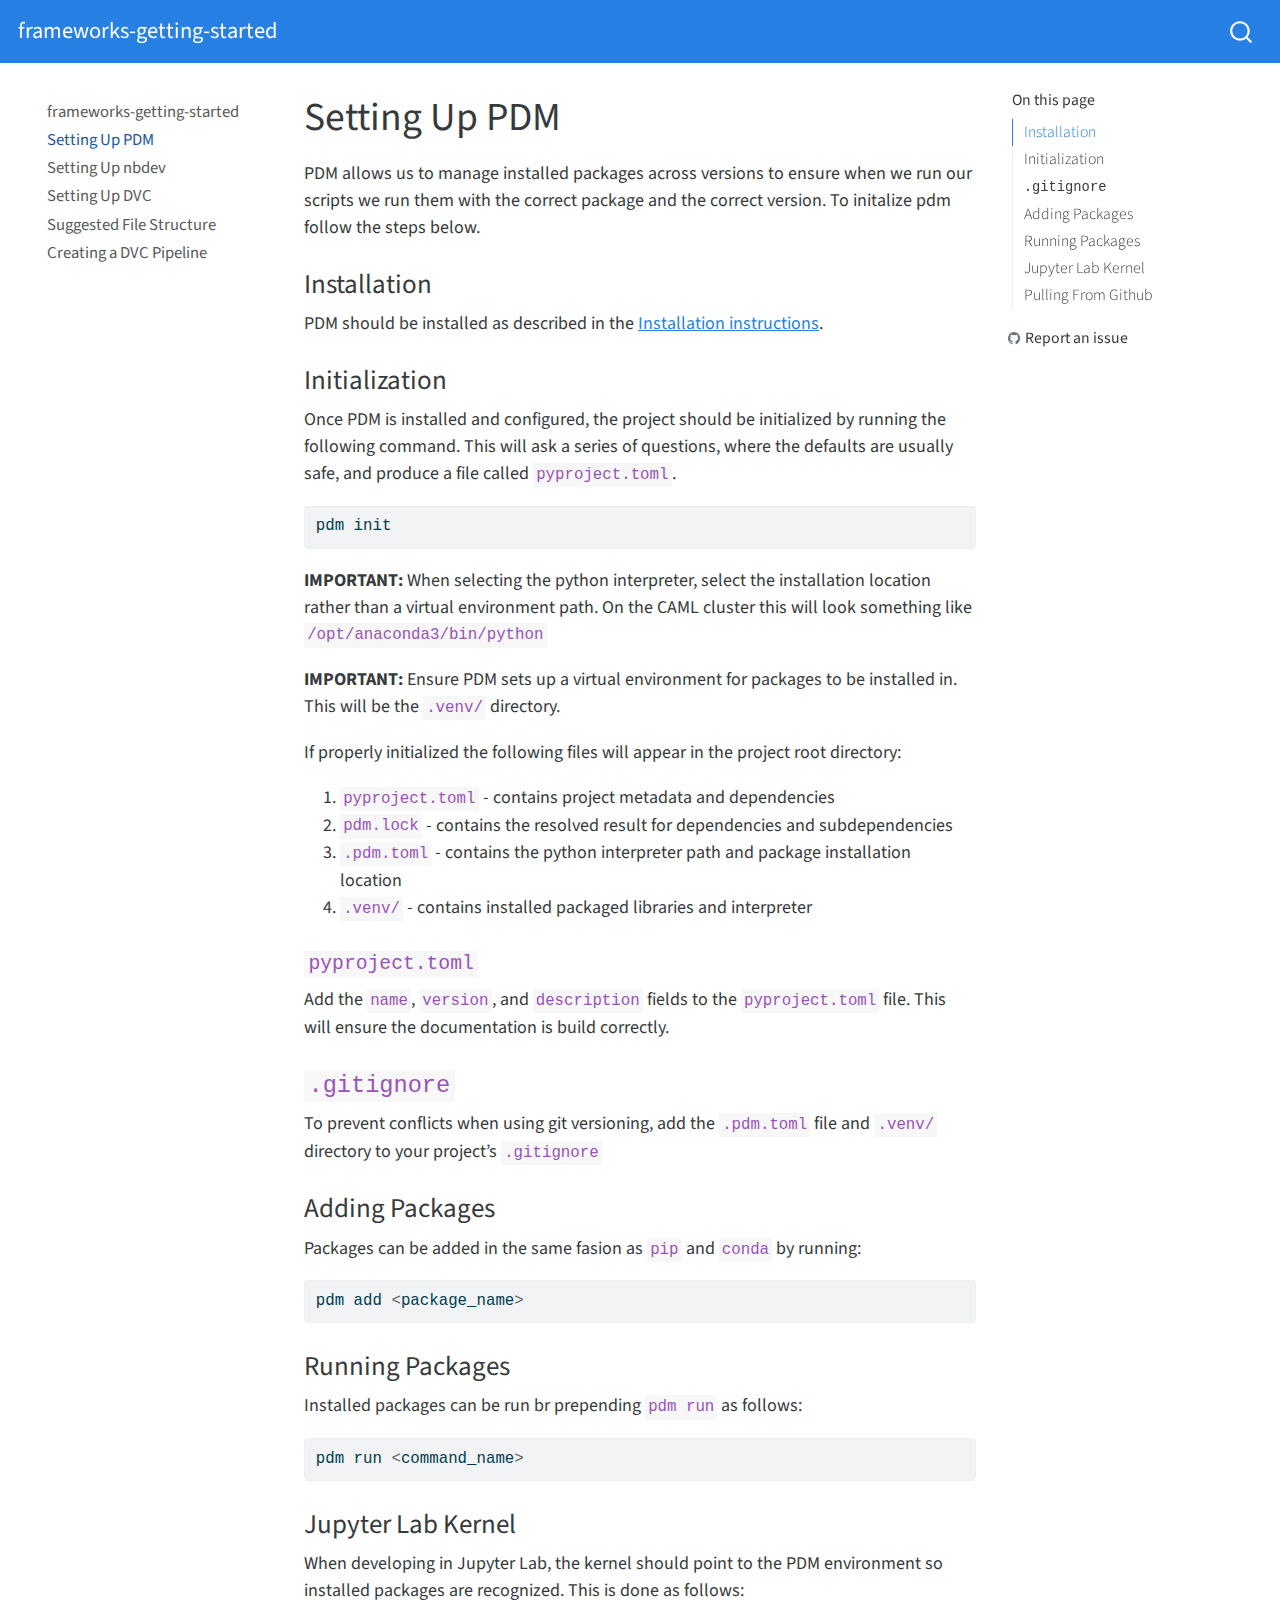
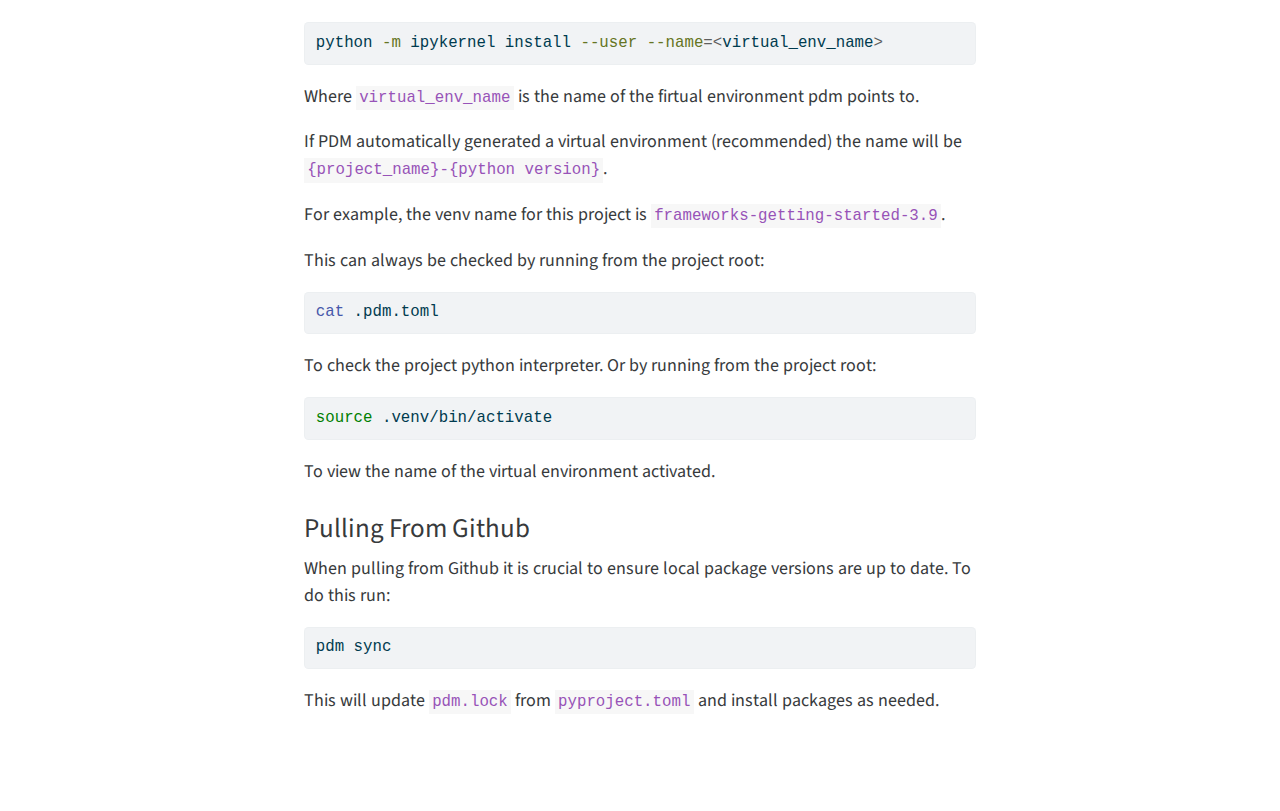
<file: _proc/_docs/pdm_setup.html>
<!DOCTYPE html>
<html xmlns="http://www.w3.org/1999/xhtml" lang="en" xml:lang="en"><head>

<meta charset="utf-8">
<meta name="generator" content="quarto-1.2.335">

<meta name="viewport" content="width=device-width, initial-scale=1.0, user-scalable=yes">


<title>frameworks-getting-started - Setting Up PDM</title>
<style>
code{white-space: pre-wrap;}
span.smallcaps{font-variant: small-caps;}
div.columns{display: flex; gap: min(4vw, 1.5em);}
div.column{flex: auto; overflow-x: auto;}
div.hanging-indent{margin-left: 1.5em; text-indent: -1.5em;}
ul.task-list{list-style: none;}
ul.task-list li input[type="checkbox"] {
  width: 0.8em;
  margin: 0 0.8em 0.2em -1.6em;
  vertical-align: middle;
}
pre > code.sourceCode { white-space: pre; position: relative; }
pre > code.sourceCode > span { display: inline-block; line-height: 1.25; }
pre > code.sourceCode > span:empty { height: 1.2em; }
.sourceCode { overflow: visible; }
code.sourceCode > span { color: inherit; text-decoration: inherit; }
div.sourceCode { margin: 1em 0; }
pre.sourceCode { margin: 0; }
@media screen {
div.sourceCode { overflow: auto; }
}
@media print {
pre > code.sourceCode { white-space: pre-wrap; }
pre > code.sourceCode > span { text-indent: -5em; padding-left: 5em; }
}
pre.numberSource code
  { counter-reset: source-line 0; }
pre.numberSource code > span
  { position: relative; left: -4em; counter-increment: source-line; }
pre.numberSource code > span > a:first-child::before
  { content: counter(source-line);
    position: relative; left: -1em; text-align: right; vertical-align: baseline;
    border: none; display: inline-block;
    -webkit-touch-callout: none; -webkit-user-select: none;
    -khtml-user-select: none; -moz-user-select: none;
    -ms-user-select: none; user-select: none;
    padding: 0 4px; width: 4em;
    color: #aaaaaa;
  }
pre.numberSource { margin-left: 3em; border-left: 1px solid #aaaaaa;  padding-left: 4px; }
div.sourceCode
  {   }
@media screen {
pre > code.sourceCode > span > a:first-child::before { text-decoration: underline; }
}
code span.al { color: #ff0000; font-weight: bold; } /* Alert */
code span.an { color: #60a0b0; font-weight: bold; font-style: italic; } /* Annotation */
code span.at { color: #7d9029; } /* Attribute */
code span.bn { color: #40a070; } /* BaseN */
code span.bu { color: #008000; } /* BuiltIn */
code span.cf { color: #007020; font-weight: bold; } /* ControlFlow */
code span.ch { color: #4070a0; } /* Char */
code span.cn { color: #880000; } /* Constant */
code span.co { color: #60a0b0; font-style: italic; } /* Comment */
code span.cv { color: #60a0b0; font-weight: bold; font-style: italic; } /* CommentVar */
code span.do { color: #ba2121; font-style: italic; } /* Documentation */
code span.dt { color: #902000; } /* DataType */
code span.dv { color: #40a070; } /* DecVal */
code span.er { color: #ff0000; font-weight: bold; } /* Error */
code span.ex { } /* Extension */
code span.fl { color: #40a070; } /* Float */
code span.fu { color: #06287e; } /* Function */
code span.im { color: #008000; font-weight: bold; } /* Import */
code span.in { color: #60a0b0; font-weight: bold; font-style: italic; } /* Information */
code span.kw { color: #007020; font-weight: bold; } /* Keyword */
code span.op { color: #666666; } /* Operator */
code span.ot { color: #007020; } /* Other */
code span.pp { color: #bc7a00; } /* Preprocessor */
code span.sc { color: #4070a0; } /* SpecialChar */
code span.ss { color: #bb6688; } /* SpecialString */
code span.st { color: #4070a0; } /* String */
code span.va { color: #19177c; } /* Variable */
code span.vs { color: #4070a0; } /* VerbatimString */
code span.wa { color: #60a0b0; font-weight: bold; font-style: italic; } /* Warning */
</style>


<script src="site_libs/quarto-nav/quarto-nav.js"></script>
<script src="site_libs/quarto-nav/headroom.min.js"></script>
<script src="site_libs/clipboard/clipboard.min.js"></script>
<script src="site_libs/quarto-search/autocomplete.umd.js"></script>
<script src="site_libs/quarto-search/fuse.min.js"></script>
<script src="site_libs/quarto-search/quarto-search.js"></script>
<meta name="quarto:offset" content="./">
<script src="site_libs/quarto-html/quarto.js"></script>
<script src="site_libs/quarto-html/popper.min.js"></script>
<script src="site_libs/quarto-html/tippy.umd.min.js"></script>
<script src="site_libs/quarto-html/anchor.min.js"></script>
<link href="site_libs/quarto-html/tippy.css" rel="stylesheet">
<link href="site_libs/quarto-html/quarto-syntax-highlighting.css" rel="stylesheet" id="quarto-text-highlighting-styles">
<script src="site_libs/bootstrap/bootstrap.min.js"></script>
<link href="site_libs/bootstrap/bootstrap-icons.css" rel="stylesheet">
<link href="site_libs/bootstrap/bootstrap.min.css" rel="stylesheet" id="quarto-bootstrap" data-mode="light">
<script id="quarto-search-options" type="application/json">{
  "location": "navbar",
  "copy-button": false,
  "collapse-after": 3,
  "panel-placement": "end",
  "type": "overlay",
  "limit": 20,
  "language": {
    "search-no-results-text": "No results",
    "search-matching-documents-text": "matching documents",
    "search-copy-link-title": "Copy link to search",
    "search-hide-matches-text": "Hide additional matches",
    "search-more-match-text": "more match in this document",
    "search-more-matches-text": "more matches in this document",
    "search-clear-button-title": "Clear",
    "search-detached-cancel-button-title": "Cancel",
    "search-submit-button-title": "Submit"
  }
}</script>


<link rel="stylesheet" href="styles.css">
<meta property="og:title" content="frameworks-getting-started - Setting Up PDM">
<meta property="og:description" content="PDM allows us to manage installed packages across versions to ensure when we run our scripts we run them with the correct package and the correct version. To initalize pdm follow the steps below.">
<meta property="og:site-name" content="frameworks-getting-started">
<meta name="twitter:title" content="frameworks-getting-started - Setting Up PDM">
<meta name="twitter:description" content="PDM allows us to manage installed packages across versions to ensure when we run our scripts we run them with the correct package and the correct version. To initalize pdm follow the steps below.">
<meta name="twitter:card" content="summary">
</head>

<body class="nav-sidebar floating nav-fixed">

<div id="quarto-search-results"></div>
  <header id="quarto-header" class="headroom fixed-top">
    <nav class="navbar navbar-expand-lg navbar-dark ">
      <div class="navbar-container container-fluid">
      <div class="navbar-brand-container">
    <a class="navbar-brand" href="./index.html">
    <span class="navbar-title">frameworks-getting-started</span>
    </a>
  </div>
          <div id="quarto-search" class="" title="Search"></div>
      </div> <!-- /container-fluid -->
    </nav>
  <nav class="quarto-secondary-nav" data-bs-toggle="collapse" data-bs-target="#quarto-sidebar" aria-controls="quarto-sidebar" aria-expanded="false" aria-label="Toggle sidebar navigation" onclick="if (window.quartoToggleHeadroom) { window.quartoToggleHeadroom(); }">
    <div class="container-fluid d-flex justify-content-between">
      <h1 class="quarto-secondary-nav-title">Setting Up PDM</h1>
      <button type="button" class="quarto-btn-toggle btn" aria-label="Show secondary navigation">
        <i class="bi bi-chevron-right"></i>
      </button>
    </div>
  </nav>
</header>
<!-- content -->
<div id="quarto-content" class="quarto-container page-columns page-rows-contents page-layout-article page-navbar">
<!-- sidebar -->
  <nav id="quarto-sidebar" class="sidebar collapse sidebar-navigation floating overflow-auto">
    <div class="sidebar-menu-container"> 
    <ul class="list-unstyled mt-1">
        <li class="sidebar-item">
  <div class="sidebar-item-container"> 
  <a href="./index.html" class="sidebar-item-text sidebar-link">frameworks-getting-started</a>
  </div>
</li>
        <li class="sidebar-item">
  <div class="sidebar-item-container"> 
  <a href="./pdm_setup.html" class="sidebar-item-text sidebar-link active">Setting Up PDM</a>
  </div>
</li>
        <li class="sidebar-item">
  <div class="sidebar-item-container"> 
  <a href="./nbdev_setup.html" class="sidebar-item-text sidebar-link">Setting Up nbdev</a>
  </div>
</li>
        <li class="sidebar-item">
  <div class="sidebar-item-container"> 
  <a href="./dvc_setup.html" class="sidebar-item-text sidebar-link">Setting Up DVC</a>
  </div>
</li>
        <li class="sidebar-item">
  <div class="sidebar-item-container"> 
  <a href="./file_structure.html" class="sidebar-item-text sidebar-link">Suggested File Structure</a>
  </div>
</li>
        <li class="sidebar-item">
  <div class="sidebar-item-container"> 
  <a href="./dvc_pipeline.html" class="sidebar-item-text sidebar-link">Creating a DVC Pipeline</a>
  </div>
</li>
    </ul>
    </div>
</nav>
<!-- margin-sidebar -->
    <div id="quarto-margin-sidebar" class="sidebar margin-sidebar">
        <nav id="TOC" role="doc-toc" class="toc-active">
    <h2 id="toc-title">On this page</h2>
   
  <ul>
  <li><a href="#installation" id="toc-installation" class="nav-link active" data-scroll-target="#installation">Installation</a></li>
  <li><a href="#initialization" id="toc-initialization" class="nav-link" data-scroll-target="#initialization">Initialization</a></li>
  <li><a href="#gitignore" id="toc-gitignore" class="nav-link" data-scroll-target="#gitignore"><code>.gitignore</code></a></li>
  <li><a href="#adding-packages" id="toc-adding-packages" class="nav-link" data-scroll-target="#adding-packages">Adding Packages</a></li>
  <li><a href="#running-packages" id="toc-running-packages" class="nav-link" data-scroll-target="#running-packages">Running Packages</a></li>
  <li><a href="#jupyter-lab-kernel" id="toc-jupyter-lab-kernel" class="nav-link" data-scroll-target="#jupyter-lab-kernel">Jupyter Lab Kernel</a></li>
  <li><a href="#pulling-from-github" id="toc-pulling-from-github" class="nav-link" data-scroll-target="#pulling-from-github">Pulling From Github</a></li>
  </ul>
<div class="toc-actions"><div><i class="bi bi-github"></i></div><div class="action-links"><p><a href="https://github.com/nd-crane/frameworks-getting-started/issues/new" class="toc-action">Report an issue</a></p></div></div></nav>
    </div>
<!-- main -->
<main class="content" id="quarto-document-content">

<header id="title-block-header" class="quarto-title-block default">
<div class="quarto-title">
<h1 class="title d-none d-lg-block">Setting Up PDM</h1>
</div>



<div class="quarto-title-meta">

    
  
    
  </div>
  

</header>

<!-- WARNING: THIS FILE WAS AUTOGENERATED! DO NOT EDIT! -->
<p>PDM allows us to manage installed packages across versions to ensure when we run our scripts we run them with the correct package and the correct version. To initalize pdm follow the steps below.</p>
<section id="installation" class="level3">
<h3 class="anchored" data-anchor-id="installation">Installation</h3>
<p>PDM should be installed as described in the <a href="https://pdm.fming.dev/latest/#recommended-installation-method">Installation instructions</a>.</p>
</section>
<section id="initialization" class="level3">
<h3 class="anchored" data-anchor-id="initialization">Initialization</h3>
<p>Once PDM is installed and configured, the project should be initialized by running the following command. This will ask a series of questions, where the defaults are usually safe, and produce a file called <code>pyproject.toml</code>.</p>
<div class="sourceCode" id="cb1"><pre class="sourceCode bash code-with-copy"><code class="sourceCode bash"><span id="cb1-1"><a href="#cb1-1" aria-hidden="true" tabindex="-1"></a><span class="ex">pdm</span> init</span></code><button title="Copy to Clipboard" class="code-copy-button"><i class="bi"></i></button></pre></div>
<p><strong>IMPORTANT:</strong> When selecting the python interpreter, select the installation location rather than a virtual environment path. On the CAML cluster this will look something like <code>/opt/anaconda3/bin/python</code></p>
<p><strong>IMPORTANT:</strong> Ensure PDM sets up a virtual environment for packages to be installed in. This will be the <code>.venv/</code> directory.</p>
<p>If properly initialized the following files will appear in the project root directory:</p>
<ol type="1">
<li><code>pyproject.toml</code> - contains project metadata and dependencies</li>
<li><code>pdm.lock</code> - contains the resolved result for dependencies and subdependencies</li>
<li><code>.pdm.toml</code> - contains the python interpreter path and package installation location</li>
<li><code>.venv/</code> - contains installed packaged libraries and interpreter</li>
</ol>
<section id="pyproject.toml" class="level4">
<h4 class="anchored" data-anchor-id="pyproject.toml"><code>pyproject.toml</code></h4>
<p>Add the <code>name</code>, <code>version</code>, and <code>description</code> fields to the <code>pyproject.toml</code> file. This will ensure the documentation is build correctly.</p>
</section>
</section>
<section id="gitignore" class="level3">
<h3 class="anchored" data-anchor-id="gitignore"><code>.gitignore</code></h3>
<p>To prevent conflicts when using git versioning, add the <code>.pdm.toml</code> file and <code>.venv/</code> directory to your project’s <code>.gitignore</code></p>
</section>
<section id="adding-packages" class="level3">
<h3 class="anchored" data-anchor-id="adding-packages">Adding Packages</h3>
<p>Packages can be added in the same fasion as <code>pip</code> and <code>conda</code> by running:</p>
<div class="sourceCode" id="cb2"><pre class="sourceCode bash code-with-copy"><code class="sourceCode bash"><span id="cb2-1"><a href="#cb2-1" aria-hidden="true" tabindex="-1"></a><span class="ex">pdm</span> add <span class="op">&lt;</span>package_name<span class="op">&gt;</span></span></code><button title="Copy to Clipboard" class="code-copy-button"><i class="bi"></i></button></pre></div>
</section>
<section id="running-packages" class="level3">
<h3 class="anchored" data-anchor-id="running-packages">Running Packages</h3>
<p>Installed packages can be run br prepending <code>pdm run</code> as follows:</p>
<div class="sourceCode" id="cb3"><pre class="sourceCode bash code-with-copy"><code class="sourceCode bash"><span id="cb3-1"><a href="#cb3-1" aria-hidden="true" tabindex="-1"></a><span class="ex">pdm</span> run <span class="op">&lt;</span>command_name<span class="op">&gt;</span></span></code><button title="Copy to Clipboard" class="code-copy-button"><i class="bi"></i></button></pre></div>
</section>
<section id="jupyter-lab-kernel" class="level3">
<h3 class="anchored" data-anchor-id="jupyter-lab-kernel">Jupyter Lab Kernel</h3>
<p>When developing in Jupyter Lab, the kernel should point to the PDM environment so installed packages are recognized. This is done as follows:</p>
<div class="sourceCode" id="cb4"><pre class="sourceCode bash code-with-copy"><code class="sourceCode bash"><span id="cb4-1"><a href="#cb4-1" aria-hidden="true" tabindex="-1"></a><span class="ex">python</span> <span class="at">-m</span> ipykernel install <span class="at">--user</span> <span class="at">--name</span><span class="op">=&lt;</span>virtual_env_name<span class="op">&gt;</span></span></code><button title="Copy to Clipboard" class="code-copy-button"><i class="bi"></i></button></pre></div>
<p>Where <code>virtual_env_name</code> is the name of the firtual environment pdm points to.</p>
<p>If PDM automatically generated a virtual environment (recommended) the name will be <code>{project_name}-{python version}</code>.</p>
<p>For example, the venv name for this project is <code>frameworks-getting-started-3.9</code>.</p>
<p>This can always be checked by running from the project root:</p>
<div class="sourceCode" id="cb5"><pre class="sourceCode bash code-with-copy"><code class="sourceCode bash"><span id="cb5-1"><a href="#cb5-1" aria-hidden="true" tabindex="-1"></a><span class="fu">cat</span> .pdm.toml</span></code><button title="Copy to Clipboard" class="code-copy-button"><i class="bi"></i></button></pre></div>
<p>To check the project python interpreter. Or by running from the project root:</p>
<div class="sourceCode" id="cb6"><pre class="sourceCode bash code-with-copy"><code class="sourceCode bash"><span id="cb6-1"><a href="#cb6-1" aria-hidden="true" tabindex="-1"></a><span class="bu">source</span> .venv/bin/activate</span></code><button title="Copy to Clipboard" class="code-copy-button"><i class="bi"></i></button></pre></div>
<p>To view the name of the virtual environment activated.</p>
</section>
<section id="pulling-from-github" class="level3">
<h3 class="anchored" data-anchor-id="pulling-from-github">Pulling From Github</h3>
<p>When pulling from Github it is crucial to ensure local package versions are up to date. To do this run:</p>
<div class="sourceCode" id="cb7"><pre class="sourceCode bash code-with-copy"><code class="sourceCode bash"><span id="cb7-1"><a href="#cb7-1" aria-hidden="true" tabindex="-1"></a><span class="ex">pdm</span> sync</span></code><button title="Copy to Clipboard" class="code-copy-button"><i class="bi"></i></button></pre></div>
<p>This will update <code>pdm.lock</code> from <code>pyproject.toml</code> and install packages as needed.</p>


</section>

</main> <!-- /main -->
<script id="quarto-html-after-body" type="application/javascript">
window.document.addEventListener("DOMContentLoaded", function (event) {
  const toggleBodyColorMode = (bsSheetEl) => {
    const mode = bsSheetEl.getAttribute("data-mode");
    const bodyEl = window.document.querySelector("body");
    if (mode === "dark") {
      bodyEl.classList.add("quarto-dark");
      bodyEl.classList.remove("quarto-light");
    } else {
      bodyEl.classList.add("quarto-light");
      bodyEl.classList.remove("quarto-dark");
    }
  }
  const toggleBodyColorPrimary = () => {
    const bsSheetEl = window.document.querySelector("link#quarto-bootstrap");
    if (bsSheetEl) {
      toggleBodyColorMode(bsSheetEl);
    }
  }
  toggleBodyColorPrimary();  
  const icon = "";
  const anchorJS = new window.AnchorJS();
  anchorJS.options = {
    placement: 'right',
    icon: icon
  };
  anchorJS.add('.anchored');
  const clipboard = new window.ClipboardJS('.code-copy-button', {
    target: function(trigger) {
      return trigger.previousElementSibling;
    }
  });
  clipboard.on('success', function(e) {
    // button target
    const button = e.trigger;
    // don't keep focus
    button.blur();
    // flash "checked"
    button.classList.add('code-copy-button-checked');
    var currentTitle = button.getAttribute("title");
    button.setAttribute("title", "Copied!");
    let tooltip;
    if (window.bootstrap) {
      button.setAttribute("data-bs-toggle", "tooltip");
      button.setAttribute("data-bs-placement", "left");
      button.setAttribute("data-bs-title", "Copied!");
      tooltip = new bootstrap.Tooltip(button, 
        { trigger: "manual", 
          customClass: "code-copy-button-tooltip",
          offset: [0, -8]});
      tooltip.show();    
    }
    setTimeout(function() {
      if (tooltip) {
        tooltip.hide();
        button.removeAttribute("data-bs-title");
        button.removeAttribute("data-bs-toggle");
        button.removeAttribute("data-bs-placement");
      }
      button.setAttribute("title", currentTitle);
      button.classList.remove('code-copy-button-checked');
    }, 1000);
    // clear code selection
    e.clearSelection();
  });
  function tippyHover(el, contentFn) {
    const config = {
      allowHTML: true,
      content: contentFn,
      maxWidth: 500,
      delay: 100,
      arrow: false,
      appendTo: function(el) {
          return el.parentElement;
      },
      interactive: true,
      interactiveBorder: 10,
      theme: 'quarto',
      placement: 'bottom-start'
    };
    window.tippy(el, config); 
  }
  const noterefs = window.document.querySelectorAll('a[role="doc-noteref"]');
  for (var i=0; i<noterefs.length; i++) {
    const ref = noterefs[i];
    tippyHover(ref, function() {
      // use id or data attribute instead here
      let href = ref.getAttribute('data-footnote-href') || ref.getAttribute('href');
      try { href = new URL(href).hash; } catch {}
      const id = href.replace(/^#\/?/, "");
      const note = window.document.getElementById(id);
      return note.innerHTML;
    });
  }
  const findCites = (el) => {
    const parentEl = el.parentElement;
    if (parentEl) {
      const cites = parentEl.dataset.cites;
      if (cites) {
        return {
          el,
          cites: cites.split(' ')
        };
      } else {
        return findCites(el.parentElement)
      }
    } else {
      return undefined;
    }
  };
  var bibliorefs = window.document.querySelectorAll('a[role="doc-biblioref"]');
  for (var i=0; i<bibliorefs.length; i++) {
    const ref = bibliorefs[i];
    const citeInfo = findCites(ref);
    if (citeInfo) {
      tippyHover(citeInfo.el, function() {
        var popup = window.document.createElement('div');
        citeInfo.cites.forEach(function(cite) {
          var citeDiv = window.document.createElement('div');
          citeDiv.classList.add('hanging-indent');
          citeDiv.classList.add('csl-entry');
          var biblioDiv = window.document.getElementById('ref-' + cite);
          if (biblioDiv) {
            citeDiv.innerHTML = biblioDiv.innerHTML;
          }
          popup.appendChild(citeDiv);
        });
        return popup.innerHTML;
      });
    }
  }
});
</script>
</div> <!-- /content -->



</body></html>
</file>
<file: site_libs/quarto-html/tippy.css>
.tippy-box[data-animation=fade][data-state=hidden]{opacity:0}[data-tippy-root]{max-width:calc(100vw - 10px)}.tippy-box{position:relative;background-color:#333;color:#fff;border-radius:4px;font-size:14px;line-height:1.4;white-space:normal;outline:0;transition-property:transform,visibility,opacity}.tippy-box[data-placement^=top]>.tippy-arrow{bottom:0}.tippy-box[data-placement^=top]>.tippy-arrow:before{bottom:-7px;left:0;border-width:8px 8px 0;border-top-color:initial;transform-origin:center top}.tippy-box[data-placement^=bottom]>.tippy-arrow{top:0}.tippy-box[data-placement^=bottom]>.tippy-arrow:before{top:-7px;left:0;border-width:0 8px 8px;border-bottom-color:initial;transform-origin:center bottom}.tippy-box[data-placement^=left]>.tippy-arrow{right:0}.tippy-box[data-placement^=left]>.tippy-arrow:before{border-width:8px 0 8px 8px;border-left-color:initial;right:-7px;transform-origin:center left}.tippy-box[data-placement^=right]>.tippy-arrow{left:0}.tippy-box[data-placement^=right]>.tippy-arrow:before{left:-7px;border-width:8px 8px 8px 0;border-right-color:initial;transform-origin:center right}.tippy-box[data-inertia][data-state=visible]{transition-timing-function:cubic-bezier(.54,1.5,.38,1.11)}.tippy-arrow{width:16px;height:16px;color:#333}.tippy-arrow:before{content:"";position:absolute;border-color:transparent;border-style:solid}.tippy-content{position:relative;padding:5px 9px;z-index:1}
</file>
<file: site_libs/quarto-html/quarto-syntax-highlighting.css>
/* quarto syntax highlight colors */
:root {
  --quarto-hl-ot-color: #003B4F;
  --quarto-hl-at-color: #657422;
  --quarto-hl-ss-color: #20794D;
  --quarto-hl-an-color: #5E5E5E;
  --quarto-hl-fu-color: #4758AB;
  --quarto-hl-st-color: #20794D;
  --quarto-hl-cf-color: #003B4F;
  --quarto-hl-op-color: #5E5E5E;
  --quarto-hl-er-color: #AD0000;
  --quarto-hl-bn-color: #AD0000;
  --quarto-hl-al-color: #AD0000;
  --quarto-hl-va-color: #111111;
  --quarto-hl-bu-color: inherit;
  --quarto-hl-ex-color: inherit;
  --quarto-hl-pp-color: #AD0000;
  --quarto-hl-in-color: #5E5E5E;
  --quarto-hl-vs-color: #20794D;
  --quarto-hl-wa-color: #5E5E5E;
  --quarto-hl-do-color: #5E5E5E;
  --quarto-hl-im-color: #00769E;
  --quarto-hl-ch-color: #20794D;
  --quarto-hl-dt-color: #AD0000;
  --quarto-hl-fl-color: #AD0000;
  --quarto-hl-co-color: #5E5E5E;
  --quarto-hl-cv-color: #5E5E5E;
  --quarto-hl-cn-color: #8f5902;
  --quarto-hl-sc-color: #5E5E5E;
  --quarto-hl-dv-color: #AD0000;
  --quarto-hl-kw-color: #003B4F;
}

/* other quarto variables */
:root {
  --quarto-font-monospace: SFMono-Regular, Menlo, Monaco, Consolas, "Liberation Mono", "Courier New", monospace;
}

pre > code.sourceCode > span {
  color: #003B4F;
}

code span {
  color: #003B4F;
}

code.sourceCode > span {
  color: #003B4F;
}

div.sourceCode,
div.sourceCode pre.sourceCode {
  color: #003B4F;
}

code span.ot {
  color: #003B4F;
  font-style: inherit;
}

code span.at {
  color: #657422;
  font-style: inherit;
}

code span.ss {
  color: #20794D;
  font-style: inherit;
}

code span.an {
  color: #5E5E5E;
  font-style: inherit;
}

code span.fu {
  color: #4758AB;
  font-style: inherit;
}

code span.st {
  color: #20794D;
  font-style: inherit;
}

code span.cf {
  color: #003B4F;
  font-style: inherit;
}

code span.op {
  color: #5E5E5E;
  font-style: inherit;
}

code span.er {
  color: #AD0000;
  font-style: inherit;
}

code span.bn {
  color: #AD0000;
  font-style: inherit;
}

code span.al {
  color: #AD0000;
  font-style: inherit;
}

code span.va {
  color: #111111;
  font-style: inherit;
}

code span.bu {
  font-style: inherit;
}

code span.ex {
  font-style: inherit;
}

code span.pp {
  color: #AD0000;
  font-style: inherit;
}

code span.in {
  color: #5E5E5E;
  font-style: inherit;
}

code span.vs {
  color: #20794D;
  font-style: inherit;
}

code span.wa {
  color: #5E5E5E;
  font-style: italic;
}

code span.do {
  color: #5E5E5E;
  font-style: italic;
}

code span.im {
  color: #00769E;
  font-style: inherit;
}

code span.ch {
  color: #20794D;
  font-style: inherit;
}

code span.dt {
  color: #AD0000;
  font-style: inherit;
}

code span.fl {
  color: #AD0000;
  font-style: inherit;
}

code span.co {
  color: #5E5E5E;
  font-style: inherit;
}

code span.cv {
  color: #5E5E5E;
  font-style: italic;
}

code span.cn {
  color: #8f5902;
  font-style: inherit;
}

code span.sc {
  color: #5E5E5E;
  font-style: inherit;
}

code span.dv {
  color: #AD0000;
  font-style: inherit;
}

code span.kw {
  color: #003B4F;
  font-style: inherit;
}

.prevent-inlining {
  content: "</";
}

/*# sourceMappingURL=debc5d5d77c3f9108843748ff7464032.css.map */
</file>
<file: styles.css>
.cell {
  margin-bottom: 1rem;
}

.cell > .sourceCode {
  margin-bottom: 0;
}

.cell-output > pre {
  margin-bottom: 0;
}

.cell-output > pre, .cell-output > .sourceCode > pre, .cell-output-stdout > pre {
  margin-left: 0.8rem;
  margin-top: 0;
  background: none;
  border-left: 2px solid lightsalmon;
  border-top-left-radius: 0;
  border-top-right-radius: 0;
}

.cell-output > .sourceCode {
  border: none;
}

.cell-output > .sourceCode {
  background: none;
  margin-top: 0;
}

div.description {
  padding-left: 2px;
  padding-top: 5px;
  font-style: italic;
  font-size: 135%;
  opacity: 70%;
}
</file>
<file: _proc/_docs/site_libs/quarto-html/tippy.css>
.tippy-box[data-animation=fade][data-state=hidden]{opacity:0}[data-tippy-root]{max-width:calc(100vw - 10px)}.tippy-box{position:relative;background-color:#333;color:#fff;border-radius:4px;font-size:14px;line-height:1.4;white-space:normal;outline:0;transition-property:transform,visibility,opacity}.tippy-box[data-placement^=top]>.tippy-arrow{bottom:0}.tippy-box[data-placement^=top]>.tippy-arrow:before{bottom:-7px;left:0;border-width:8px 8px 0;border-top-color:initial;transform-origin:center top}.tippy-box[data-placement^=bottom]>.tippy-arrow{top:0}.tippy-box[data-placement^=bottom]>.tippy-arrow:before{top:-7px;left:0;border-width:0 8px 8px;border-bottom-color:initial;transform-origin:center bottom}.tippy-box[data-placement^=left]>.tippy-arrow{right:0}.tippy-box[data-placement^=left]>.tippy-arrow:before{border-width:8px 0 8px 8px;border-left-color:initial;right:-7px;transform-origin:center left}.tippy-box[data-placement^=right]>.tippy-arrow{left:0}.tippy-box[data-placement^=right]>.tippy-arrow:before{left:-7px;border-width:8px 8px 8px 0;border-right-color:initial;transform-origin:center right}.tippy-box[data-inertia][data-state=visible]{transition-timing-function:cubic-bezier(.54,1.5,.38,1.11)}.tippy-arrow{width:16px;height:16px;color:#333}.tippy-arrow:before{content:"";position:absolute;border-color:transparent;border-style:solid}.tippy-content{position:relative;padding:5px 9px;z-index:1}
</file>
<file: _proc/_docs/site_libs/quarto-html/quarto-syntax-highlighting.css>
/* quarto syntax highlight colors */
:root {
  --quarto-hl-ot-color: #003B4F;
  --quarto-hl-at-color: #657422;
  --quarto-hl-ss-color: #20794D;
  --quarto-hl-an-color: #5E5E5E;
  --quarto-hl-fu-color: #4758AB;
  --quarto-hl-st-color: #20794D;
  --quarto-hl-cf-color: #003B4F;
  --quarto-hl-op-color: #5E5E5E;
  --quarto-hl-er-color: #AD0000;
  --quarto-hl-bn-color: #AD0000;
  --quarto-hl-al-color: #AD0000;
  --quarto-hl-va-color: #111111;
  --quarto-hl-bu-color: inherit;
  --quarto-hl-ex-color: inherit;
  --quarto-hl-pp-color: #AD0000;
  --quarto-hl-in-color: #5E5E5E;
  --quarto-hl-vs-color: #20794D;
  --quarto-hl-wa-color: #5E5E5E;
  --quarto-hl-do-color: #5E5E5E;
  --quarto-hl-im-color: #00769E;
  --quarto-hl-ch-color: #20794D;
  --quarto-hl-dt-color: #AD0000;
  --quarto-hl-fl-color: #AD0000;
  --quarto-hl-co-color: #5E5E5E;
  --quarto-hl-cv-color: #5E5E5E;
  --quarto-hl-cn-color: #8f5902;
  --quarto-hl-sc-color: #5E5E5E;
  --quarto-hl-dv-color: #AD0000;
  --quarto-hl-kw-color: #003B4F;
}

/* other quarto variables */
:root {
  --quarto-font-monospace: SFMono-Regular, Menlo, Monaco, Consolas, "Liberation Mono", "Courier New", monospace;
}

pre > code.sourceCode > span {
  color: #003B4F;
}

code span {
  color: #003B4F;
}

code.sourceCode > span {
  color: #003B4F;
}

div.sourceCode,
div.sourceCode pre.sourceCode {
  color: #003B4F;
}

code span.ot {
  color: #003B4F;
}

code span.at {
  color: #657422;
}

code span.ss {
  color: #20794D;
}

code span.an {
  color: #5E5E5E;
}

code span.fu {
  color: #4758AB;
}

code span.st {
  color: #20794D;
}

code span.cf {
  color: #003B4F;
}

code span.op {
  color: #5E5E5E;
}

code span.er {
  color: #AD0000;
}

code span.bn {
  color: #AD0000;
}

code span.al {
  color: #AD0000;
}

code span.va {
  color: #111111;
}

code span.pp {
  color: #AD0000;
}

code span.in {
  color: #5E5E5E;
}

code span.vs {
  color: #20794D;
}

code span.wa {
  color: #5E5E5E;
  font-style: italic;
}

code span.do {
  color: #5E5E5E;
  font-style: italic;
}

code span.im {
  color: #00769E;
}

code span.ch {
  color: #20794D;
}

code span.dt {
  color: #AD0000;
}

code span.fl {
  color: #AD0000;
}

code span.co {
  color: #5E5E5E;
}

code span.cv {
  color: #5E5E5E;
  font-style: italic;
}

code span.cn {
  color: #8f5902;
}

code span.sc {
  color: #5E5E5E;
}

code span.dv {
  color: #AD0000;
}

code span.kw {
  color: #003B4F;
}

.prevent-inlining {
  content: "</";
}

/*# sourceMappingURL=debc5d5d77c3f9108843748ff7464032.css.map */
</file>
<file: _proc/_docs/styles.css>
.cell {
  margin-bottom: 1rem;
}

.cell > .sourceCode {
  margin-bottom: 0;
}

.cell-output > pre {
  margin-bottom: 0;
}

.cell-output > pre, .cell-output > .sourceCode > pre, .cell-output-stdout > pre {
  margin-left: 0.8rem;
  margin-top: 0;
  background: none;
  border-left: 2px solid lightsalmon;
  border-top-left-radius: 0;
  border-top-right-radius: 0;
}

.cell-output > .sourceCode {
  border: none;
}

.cell-output > .sourceCode {
  background: none;
  margin-top: 0;
}

div.description {
  padding-left: 2px;
  padding-top: 5px;
  font-style: italic;
  font-size: 135%;
  opacity: 70%;
}
</file>
